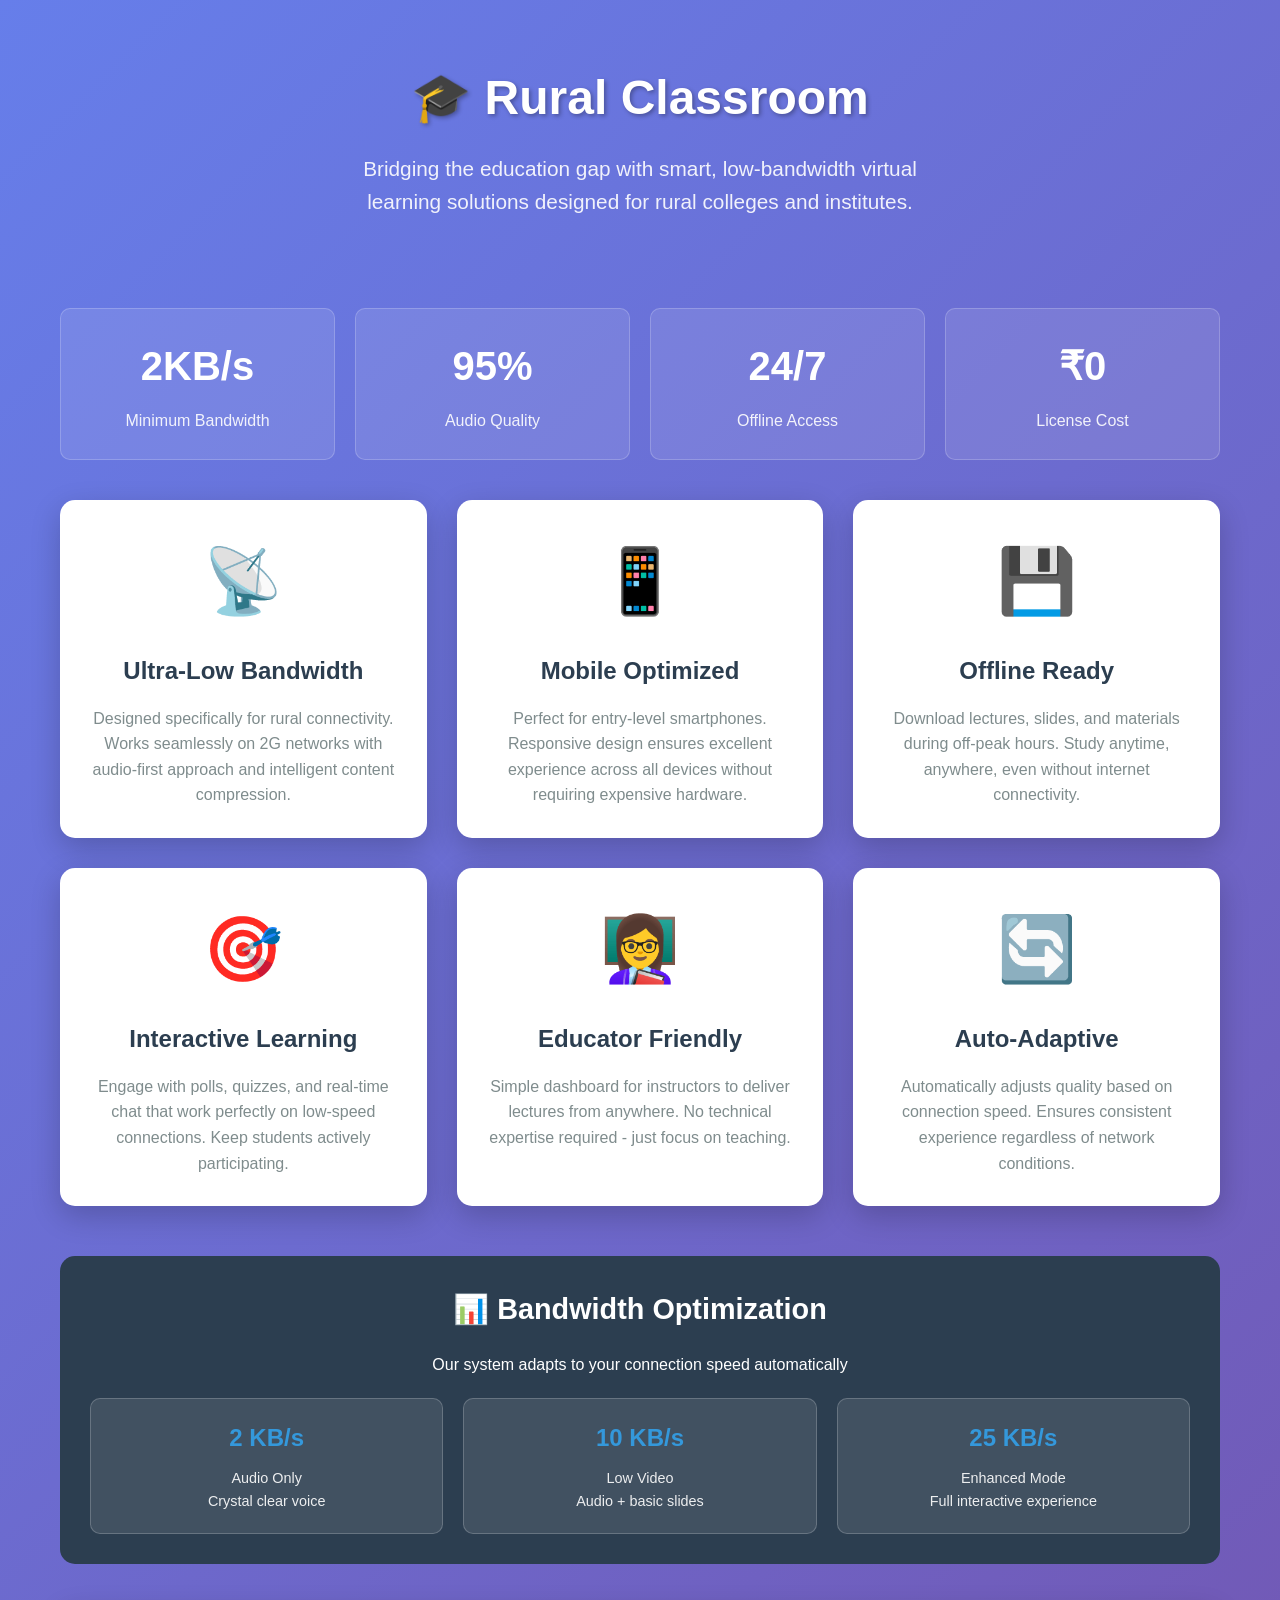
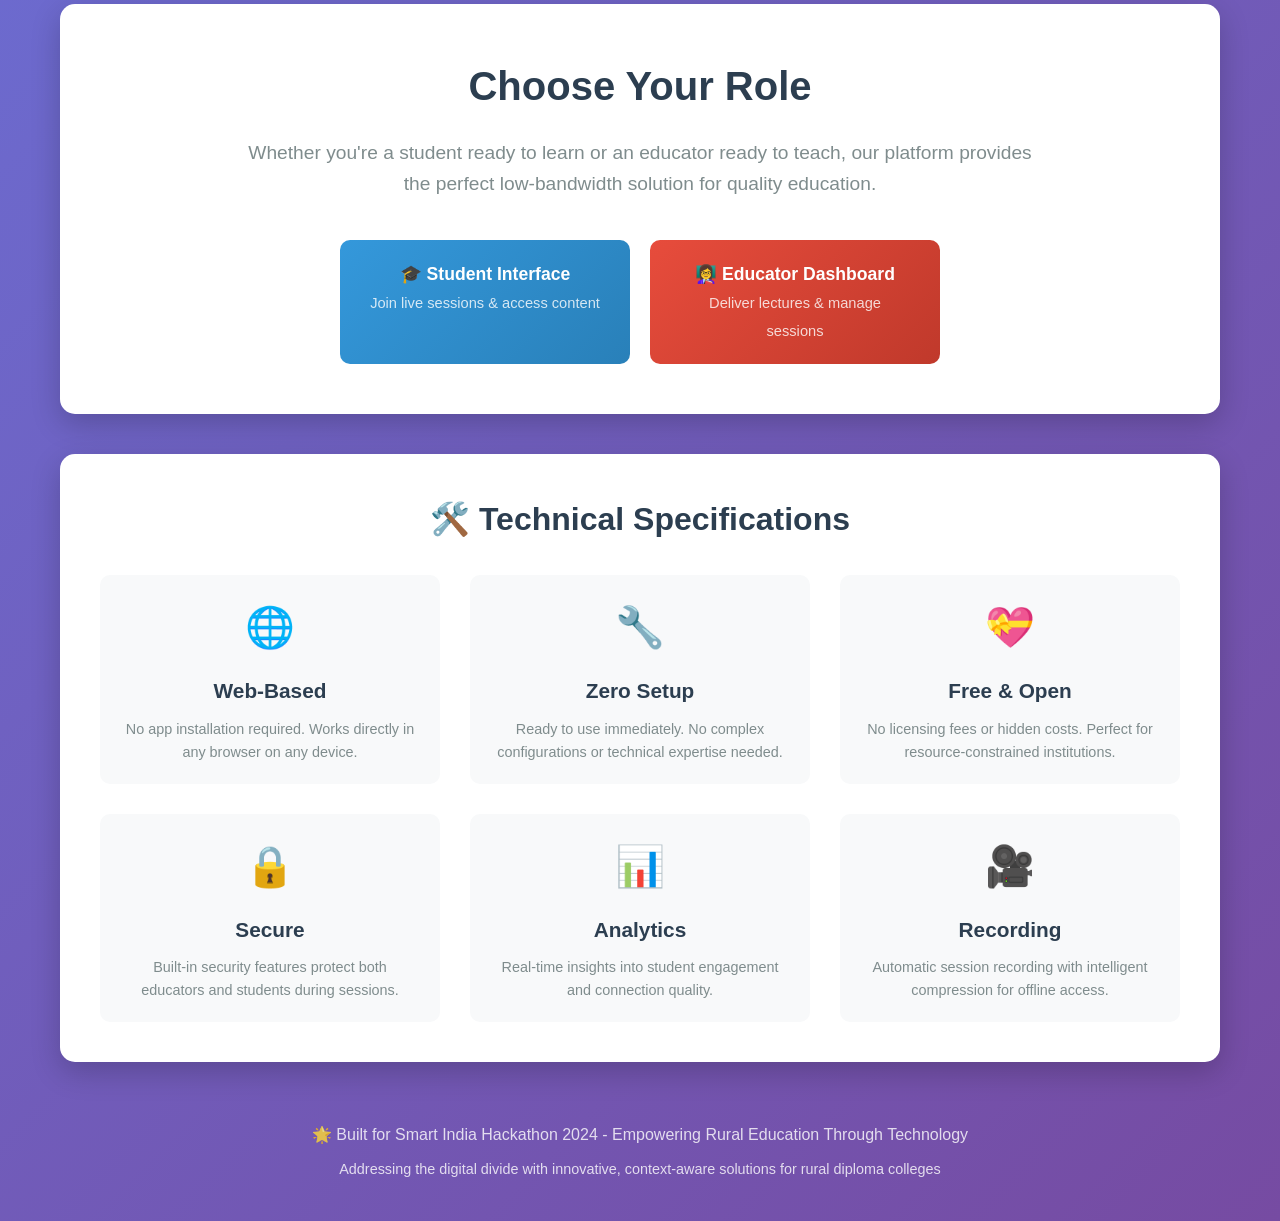
<file: index.html>
<!DOCTYPE html>
<html lang="en">
<head>
    <meta charset="UTF-8">
    <meta name="viewport" content="width=device-width, initial-scale=1.0">
    <title>Rural Classroom - Smart Learning for Everyone</title>
    <style>
        * {
            margin: 0;
            padding: 0;
            box-sizing: border-box;
        }

        body {
            font-family: 'Arial', sans-serif;
            background: linear-gradient(135deg, #667eea 0%, #764ba2 100%);
            color: #333;
            line-height: 1.6;
            min-height: 100vh;
        }

        .container {
            max-width: 1200px;
            margin: 0 auto;
            padding: 20px;
        }

        .header {
            text-align: center;
            color: white;
            margin-bottom: 50px;
            padding: 40px 0;
        }

        .header h1 {
            font-size: 3rem;
            margin-bottom: 15px;
            text-shadow: 2px 2px 4px rgba(0,0,0,0.3);
        }

        .header p {
            font-size: 1.3rem;
            opacity: 0.9;
            max-width: 600px;
            margin: 0 auto;
        }

        .features {
            display: grid;
            grid-template-columns: repeat(auto-fit, minmax(300px, 1fr));
            gap: 30px;
            margin-bottom: 50px;
        }

        .feature-card {
            background: white;
            border-radius: 15px;
            padding: 30px;
            text-align: center;
            box-shadow: 0 10px 30px rgba(0,0,0,0.2);
            transition: transform 0.3s ease, box-shadow 0.3s ease;
        }

        .feature-card:hover {
            transform: translateY(-10px);
            box-shadow: 0 20px 40px rgba(0,0,0,0.3);
        }

        .feature-icon {
            font-size: 4rem;
            margin-bottom: 20px;
        }

        .feature-card h3 {
            color: #2c3e50;
            font-size: 1.5rem;
            margin-bottom: 15px;
        }

        .feature-card p {
            color: #7f8c8d;
            font-size: 1rem;
            line-height: 1.6;
        }

        .cta-section {
            background: white;
            border-radius: 15px;
            padding: 50px;
            text-align: center;
            box-shadow: 0 10px 30px rgba(0,0,0,0.2);
            margin-bottom: 40px;
        }

        .cta-section h2 {
            color: #2c3e50;
            font-size: 2.5rem;
            margin-bottom: 20px;
        }

        .cta-section p {
            color: #7f8c8d;
            font-size: 1.2rem;
            margin-bottom: 40px;
            max-width: 800px;
            margin-left: auto;
            margin-right: auto;
        }

        .button-group {
            display: grid;
            grid-template-columns: repeat(auto-fit, minmax(250px, 1fr));
            gap: 20px;
            max-width: 600px;
            margin: 0 auto;
        }

        .btn {
            display: inline-block;
            padding: 20px 30px;
            border: none;
            border-radius: 10px;
            font-size: 1.1rem;
            font-weight: bold;
            text-decoration: none;
            text-align: center;
            cursor: pointer;
            transition: all 0.3s ease;
            position: relative;
            overflow: hidden;
        }

        .btn::before {
            content: '';
            position: absolute;
            top: 0;
            left: -100%;
            width: 100%;
            height: 100%;
            background: linear-gradient(90deg, transparent, rgba(255,255,255,0.2), transparent);
            transition: left 0.5s;
        }

        .btn:hover::before {
            left: 100%;
        }

        .btn-student {
            background: linear-gradient(135deg, #3498db, #2980b9);
            color: white;
        }

        .btn-student:hover {
            background: linear-gradient(135deg, #2980b9, #21618c);
            transform: translateY(-3px);
            box-shadow: 0 10px 20px rgba(52, 152, 219, 0.3);
        }

        .btn-educator {
            background: linear-gradient(135deg, #e74c3c, #c0392b);
            color: white;
        }

        .btn-educator:hover {
            background: linear-gradient(135deg, #c0392b, #a93226);
            transform: translateY(-3px);
            box-shadow: 0 10px 20px rgba(231, 76, 60, 0.3);
        }

        .stats {
            display: grid;
            grid-template-columns: repeat(auto-fit, minmax(200px, 1fr));
            gap: 20px;
            margin-bottom: 40px;
        }

        .stat-card {
            background: rgba(255,255,255,0.1);
            border-radius: 10px;
            padding: 25px;
            text-align: center;
            color: white;
            border: 1px solid rgba(255,255,255,0.2);
        }

        .stat-number {
            font-size: 2.5rem;
            font-weight: bold;
            margin-bottom: 10px;
        }

        .stat-label {
            font-size: 1rem;
            opacity: 0.9;
        }

        .tech-specs {
            background: white;
            border-radius: 15px;
            padding: 40px;
            margin-bottom: 40px;
            box-shadow: 0 10px 30px rgba(0,0,0,0.2);
        }

        .tech-specs h3 {
            color: #2c3e50;
            font-size: 2rem;
            margin-bottom: 30px;
            text-align: center;
        }

        .specs-grid {
            display: grid;
            grid-template-columns: repeat(auto-fit, minmax(250px, 1fr));
            gap: 30px;
        }

        .spec-item {
            text-align: center;
            padding: 20px;
            background: #f8f9fa;
            border-radius: 10px;
        }

        .spec-icon {
            font-size: 2.5rem;
            margin-bottom: 15px;
            color: #3498db;
        }

        .spec-item h4 {
            color: #2c3e50;
            margin-bottom: 10px;
            font-size: 1.3rem;
        }

        .spec-item p {
            color: #7f8c8d;
            font-size: 0.9rem;
        }

        .footer {
            text-align: center;
            color: white;
            opacity: 0.8;
            font-size: 1rem;
            padding: 20px 0;
        }

        @media (max-width: 768px) {
            .header h1 {
                font-size: 2rem;
            }
            
            .header p {
                font-size: 1.1rem;
            }
            
            .cta-section {
                padding: 30px 20px;
            }
            
            .cta-section h2 {
                font-size: 2rem;
            }
            
            .button-group {
                grid-template-columns: 1fr;
            }
            
            .features {
                grid-template-columns: 1fr;
            }
            
            .stats {
                grid-template-columns: 1fr 1fr;
            }
        }

        @media (max-width: 480px) {
            .container {
                padding: 10px;
            }
            
            .feature-card {
                padding: 20px;
            }
            
            .tech-specs {
                padding: 20px;
            }
            
            .specs-grid {
                grid-template-columns: 1fr;
            }
        }

        .bandwidth-demo {
            background: #2c3e50;
            color: white;
            border-radius: 15px;
            padding: 30px;
            margin-bottom: 40px;
            text-align: center;
        }

        .bandwidth-demo h3 {
            margin-bottom: 20px;
            font-size: 1.8rem;
        }

        .bandwidth-comparison {
            display: grid;
            grid-template-columns: repeat(auto-fit, minmax(200px, 1fr));
            gap: 20px;
            margin-top: 20px;
        }

        .bandwidth-item {
            background: rgba(255,255,255,0.1);
            padding: 20px;
            border-radius: 10px;
            border: 1px solid rgba(255,255,255,0.2);
        }

        .bandwidth-speed {
            font-size: 1.5rem;
            font-weight: bold;
            color: #3498db;
            margin-bottom: 10px;
        }

        .bandwidth-desc {
            font-size: 0.9rem;
            opacity: 0.9;
        }
    </style>
</head>
<body>
    <div class="container">
        <header class="header">
            <h1>🎓 Rural Classroom</h1>
            <p>Bridging the education gap with smart, low-bandwidth virtual learning solutions designed for rural colleges and institutes.</p>
        </header>

        <div class="stats">
            <div class="stat-card">
                <div class="stat-number">2KB/s</div>
                <div class="stat-label">Minimum Bandwidth</div>
            </div>
            <div class="stat-card">
                <div class="stat-number">95%</div>
                <div class="stat-label">Audio Quality</div>
            </div>
            <div class="stat-card">
                <div class="stat-number">24/7</div>
                <div class="stat-label">Offline Access</div>
            </div>
            <div class="stat-card">
                <div class="stat-number">₹0</div>
                <div class="stat-label">License Cost</div>
            </div>
        </div>

        <div class="features">
            <div class="feature-card">
                <div class="feature-icon">📡</div>
                <h3>Ultra-Low Bandwidth</h3>
                <p>Designed specifically for rural connectivity. Works seamlessly on 2G networks with audio-first approach and intelligent content compression.</p>
            </div>
            
            <div class="feature-card">
                <div class="feature-icon">📱</div>
                <h3>Mobile Optimized</h3>
                <p>Perfect for entry-level smartphones. Responsive design ensures excellent experience across all devices without requiring expensive hardware.</p>
            </div>
            
            <div class="feature-card">
                <div class="feature-icon">💾</div>
                <h3>Offline Ready</h3>
                <p>Download lectures, slides, and materials during off-peak hours. Study anytime, anywhere, even without internet connectivity.</p>
            </div>
            
            <div class="feature-card">
                <div class="feature-icon">🎯</div>
                <h3>Interactive Learning</h3>
                <p>Engage with polls, quizzes, and real-time chat that work perfectly on low-speed connections. Keep students actively participating.</p>
            </div>
            
            <div class="feature-card">
                <div class="feature-icon">👩‍🏫</div>
                <h3>Educator Friendly</h3>
                <p>Simple dashboard for instructors to deliver lectures from anywhere. No technical expertise required - just focus on teaching.</p>
            </div>
            
            <div class="feature-card">
                <div class="feature-icon">🔄</div>
                <h3>Auto-Adaptive</h3>
                <p>Automatically adjusts quality based on connection speed. Ensures consistent experience regardless of network conditions.</p>
            </div>
        </div>

        <div class="bandwidth-demo">
            <h3>📊 Bandwidth Optimization</h3>
            <p>Our system adapts to your connection speed automatically</p>
            <div class="bandwidth-comparison">
                <div class="bandwidth-item">
                    <div class="bandwidth-speed">2 KB/s</div>
                    <div class="bandwidth-desc">Audio Only<br>Crystal clear voice</div>
                </div>
                <div class="bandwidth-item">
                    <div class="bandwidth-speed">10 KB/s</div>
                    <div class="bandwidth-desc">Low Video<br>Audio + basic slides</div>
                </div>
                <div class="bandwidth-item">
                    <div class="bandwidth-speed">25 KB/s</div>
                    <div class="bandwidth-desc">Enhanced Mode<br>Full interactive experience</div>
                </div>
            </div>
        </div>

        <div class="cta-section">
            <h2>Choose Your Role</h2>
            <p>Whether you're a student ready to learn or an educator ready to teach, our platform provides the perfect low-bandwidth solution for quality education.</p>
            
            <div class="button-group">
                <a href="virtual-classroom.html" class="btn btn-student">
                    🎓 Student Interface
                    <br><small style="font-weight: normal; opacity: 0.8;">Join live sessions & access content</small>
                </a>
                <a href="educator-dashboard.html" class="btn btn-educator">
                    👩‍🏫 Educator Dashboard
                    <br><small style="font-weight: normal; opacity: 0.8;">Deliver lectures & manage sessions</small>
                </a>
            </div>
        </div>

        <div class="tech-specs">
            <h3>🛠️ Technical Specifications</h3>
            <div class="specs-grid">
                <div class="spec-item">
                    <div class="spec-icon">🌐</div>
                    <h4>Web-Based</h4>
                    <p>No app installation required. Works directly in any browser on any device.</p>
                </div>
                
                <div class="spec-item">
                    <div class="spec-icon">🔧</div>
                    <h4>Zero Setup</h4>
                    <p>Ready to use immediately. No complex configurations or technical expertise needed.</p>
                </div>
                
                <div class="spec-item">
                    <div class="spec-icon">💝</div>
                    <h4>Free & Open</h4>
                    <p>No licensing fees or hidden costs. Perfect for resource-constrained institutions.</p>
                </div>
                
                <div class="spec-item">
                    <div class="spec-icon">🔒</div>
                    <h4>Secure</h4>
                    <p>Built-in security features protect both educators and students during sessions.</p>
                </div>
                
                <div class="spec-item">
                    <div class="spec-icon">📊</div>
                    <h4>Analytics</h4>
                    <p>Real-time insights into student engagement and connection quality.</p>
                </div>
                
                <div class="spec-item">
                    <div class="spec-icon">🎥</div>
                    <h4>Recording</h4>
                    <p>Automatic session recording with intelligent compression for offline access.</p>
                </div>
            </div>
        </div>

        <footer class="footer">
            <p>🌟 Built for Smart India Hackathon 2024 - Empowering Rural Education Through Technology</p>
            <p style="margin-top: 10px; font-size: 0.9rem;">
                Addressing the digital divide with innovative, context-aware solutions for rural diploma colleges
            </p>
        </footer>
    </div>

    <script>
        // Simple entrance animations
        document.addEventListener('DOMContentLoaded', () => {
            const cards = document.querySelectorAll('.feature-card, .stat-card');
            
            const observerOptions = {
                threshold: 0.1,
                rootMargin: '0px 0px -50px 0px'
            };
            
            const observer = new IntersectionObserver((entries) => {
                entries.forEach(entry => {
                    if (entry.isIntersecting) {
                        entry.target.style.opacity = '0';
                        entry.target.style.transform = 'translateY(20px)';
                        entry.target.style.transition = 'opacity 0.6s ease, transform 0.6s ease';
                        
                        setTimeout(() => {
                            entry.target.style.opacity = '1';
                            entry.target.style.transform = 'translateY(0)';
                        }, 100);
                        
                        observer.unobserve(entry.target);
                    }
                });
            }, observerOptions);
            
            cards.forEach(card => {
                observer.observe(card);
            });

            // Add click analytics simulation
            document.querySelectorAll('.btn').forEach(btn => {
                btn.addEventListener('click', (e) => {
                    // Simulate analytics tracking
                    const role = e.target.classList.contains('btn-student') ? 'Student' : 'Educator';
                    console.log(`${role} interface accessed`);
                });
            });

            // Simulate real-time stats updates
            const updateStats = () => {
                const stats = document.querySelectorAll('.stat-number');
                
                // Bandwidth efficiency
                const bandwidths = ['2KB/s', '1.8KB/s', '2.2KB/s'];
                stats[0].textContent = bandwidths[Math.floor(Math.random() * bandwidths.length)];
                
                // Audio quality
                const qualities = ['95%', '97%', '94%', '96%'];
                stats[1].textContent = qualities[Math.floor(Math.random() * qualities.length)];
            };

            setInterval(updateStats, 5000);
        });

        // Add smooth scrolling for better UX
        document.querySelectorAll('a[href^="#"]').forEach(anchor => {
            anchor.addEventListener('click', function (e) {
                e.preventDefault();
                document.querySelector(this.getAttribute('href')).scrollIntoView({
                    behavior: 'smooth'
                });
            });
        });

        // Add network speed detection simulation
        function detectNetworkSpeed() {
            const connection = navigator.connection || navigator.mozConnection || navigator.webkitConnection;
            
            if (connection) {
                const speed = connection.downlink; // Mbps
                const speedKbps = speed * 1000;
                
                if (speedKbps < 50) {
                    // Show low bandwidth optimization message
                    const notification = document.createElement('div');
                    notification.style.cssText = `
                        position: fixed;
                        top: 20px;
                        right: 20px;
                        background: #27ae60;
                        color: white;
                        padding: 15px 20px;
                        border-radius: 8px;
                        z-index: 1000;
                        font-size: 0.9rem;
                        box-shadow: 0 4px 12px rgba(0,0,0,0.3);
                    `;
                    notification.textContent = '🌟 Perfect! This system is optimized for your connection speed.';
                    document.body.appendChild(notification);
                    
                    setTimeout(() => notification.remove(), 5000);
                }
            }
        }

        // Detect network speed when page loads
        setTimeout(detectNetworkSpeed, 2000);
    </script>
</body>
</html>
</file>
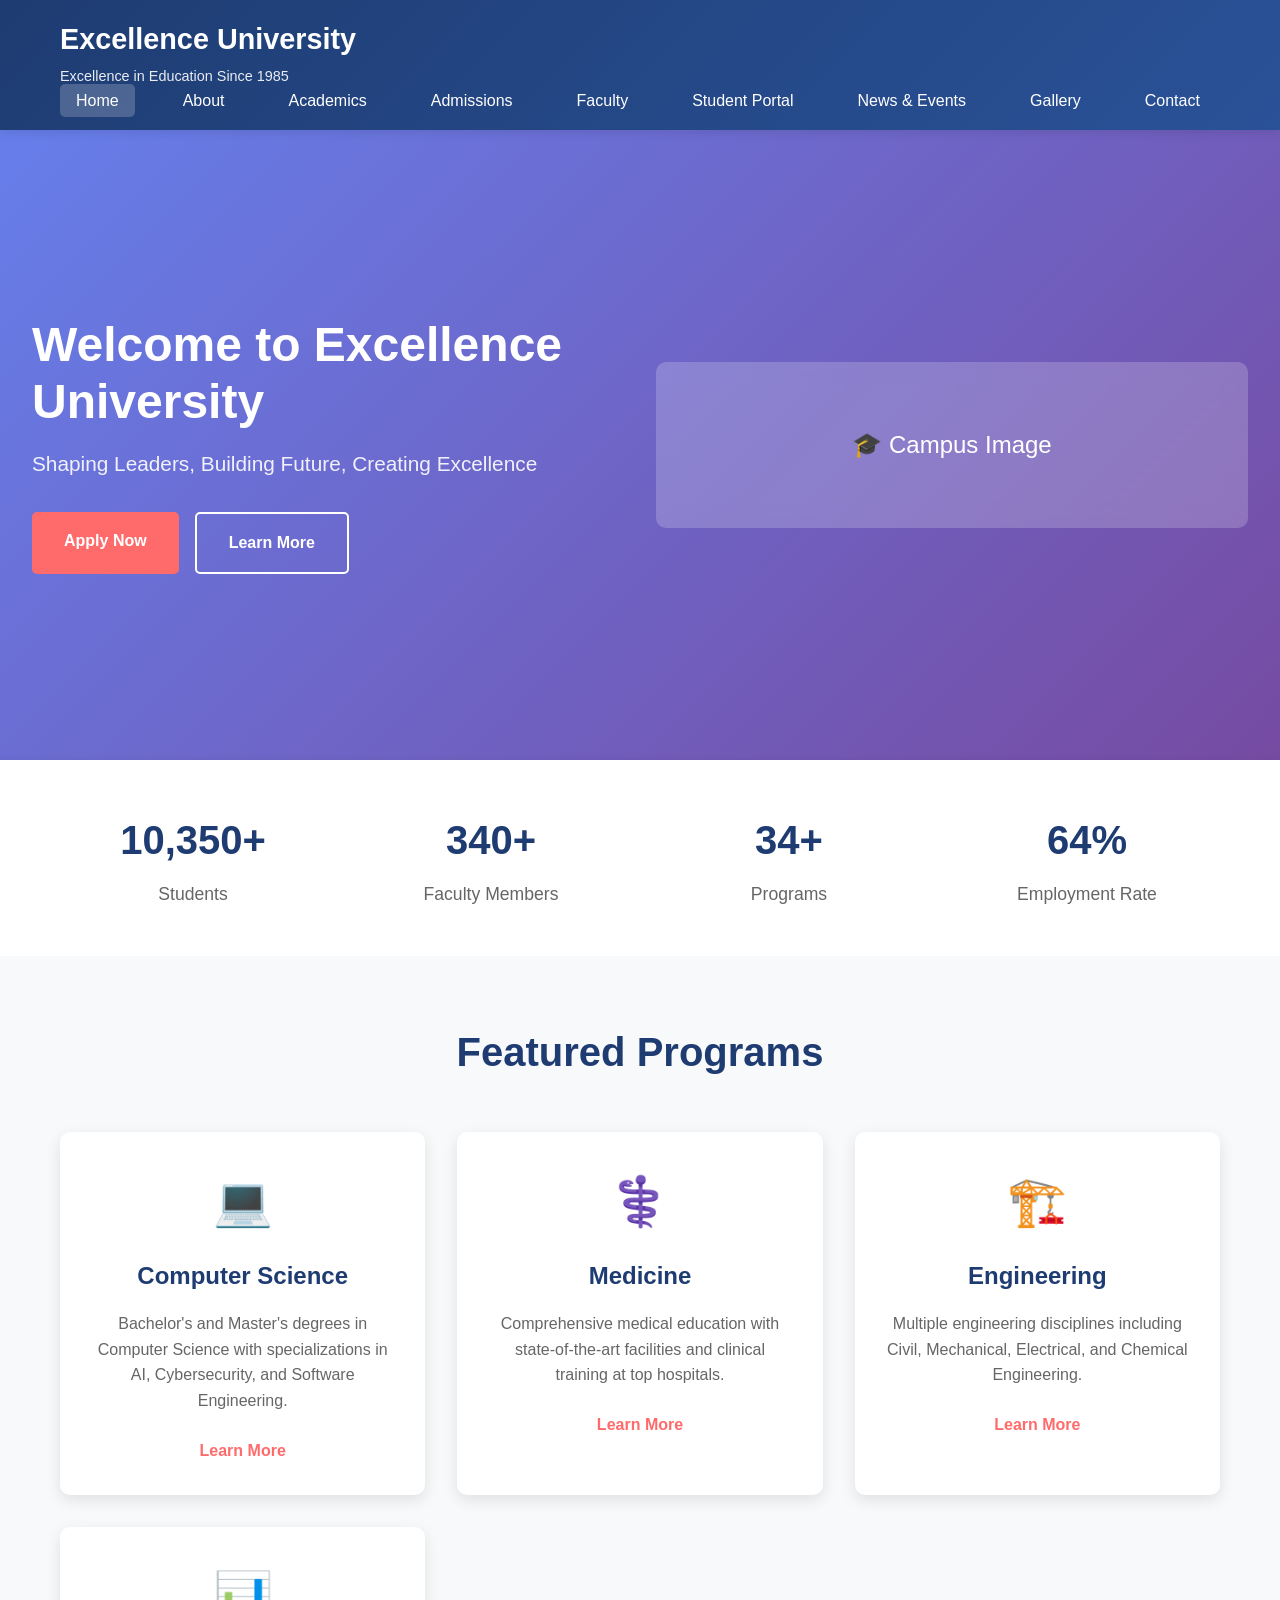
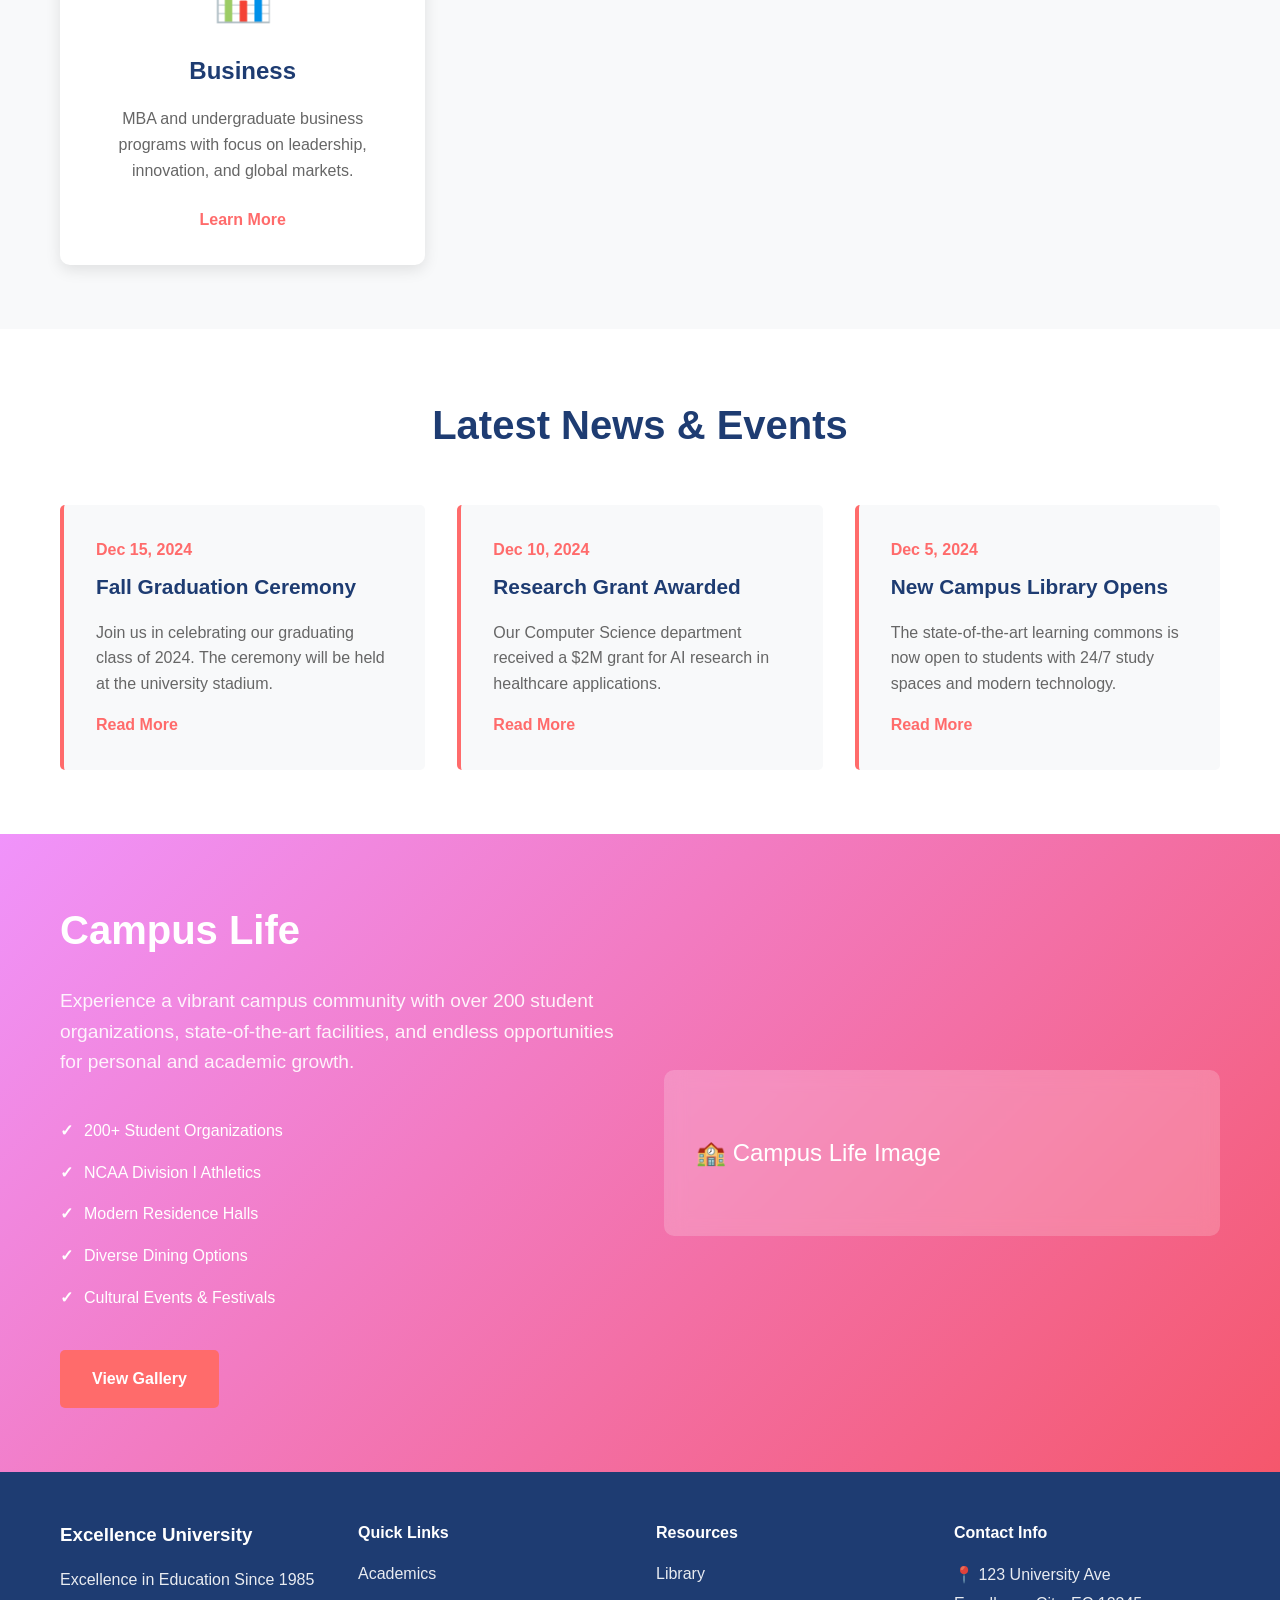
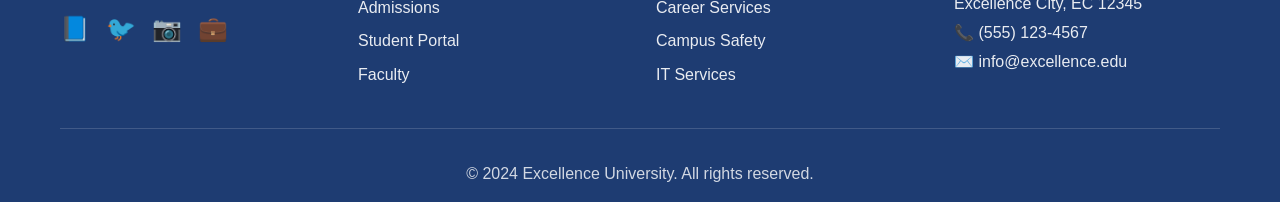
<file: HTML/index.html>
<!DOCTYPE html>
<html lang="en">
<head>
    <meta charset="UTF-8">
    <meta name="viewport" content="width=device-width, initial-scale=1.0">
    <title>Excellence University - Home</title>
    <link rel="stylesheet" href="../CSS/style.css">
</head>
<body>
    <!-- Header Section -->
    <header class="header">
        <div class="container">
            <div class="logo">
                <h1>Excellence University</h1>
                <p class="tagline">Excellence in Education Since 1985</p>
            </div>
            <nav class="nav">
                <ul>
                    <li><a href="index.html" class="active">Home</a></li>
                    <li><a href="about.html">About</a></li>
                    <li><a href="academics.html">Academics</a></li>
                    <li><a href="admissions.html">Admissions</a></li>
                    <li><a href="faculty.html">Faculty</a></li>
                    <li><a href="student-portal.html">Student Portal</a></li>
                    <li><a href="news.html">News & Events</a></li>
                    <li><a href="gallery.html">Gallery</a></li>
                    <li><a href="contact.html">Contact</a></li>
                </ul>
            </nav>
            <div class="mobile-menu-toggle">
                <span></span>
                <span></span>
                <span></span>
            </div>
        </div>
    </header>

    <!-- Hero Section -->
    <section class="hero">
        <div class="hero-content">
            <h1>Welcome to Excellence University</h1>
            <p>Shaping Leaders, Building Future, Creating Excellence</p>
            <div class="hero-buttons">
                <a href="admissions.html" class="btn btn-primary">Apply Now</a>
                <a href="about.html" class="btn btn-secondary">Learn More</a>
            </div>
        </div>
        <div class="hero-image">
            <div class="placeholder-image">🎓 Campus Image</div>
        </div>
    </section>

    <!-- Quick Stats -->
    <section class="stats">
        <div class="container">
            <div class="stat-item">
                <h3>15,000+</h3>
                <p>Students</p>
            </div>
            <div class="stat-item">
                <h3>500+</h3>
                <p>Faculty Members</p>
            </div>
            <div class="stat-item">
                <h3>50+</h3>
                <p>Programs</p>
            </div>
            <div class="stat-item">
                <h3>95%</h3>
                <p>Employment Rate</p>
            </div>
        </div>
    </section>

    <!-- Featured Programs -->
    <section class="featured-programs">
        <div class="container">
            <h2>Featured Programs</h2>
            <div class="programs-grid">
                <div class="program-card">
                    <div class="program-icon">💻</div>
                    <h3>Computer Science</h3>
                    <p>Bachelor's and Master's degrees in Computer Science with specializations in AI, Cybersecurity, and Software Engineering.</p>
                    <a href="academics.html#cs" class="btn-link">Learn More</a>
                </div>
                <div class="program-card">
                    <div class="program-icon">⚕️</div>
                    <h3>Medicine</h3>
                    <p>Comprehensive medical education with state-of-the-art facilities and clinical training at top hospitals.</p>
                    <a href="academics.html#med" class="btn-link">Learn More</a>
                </div>
                <div class="program-card">
                    <div class="program-icon">🏗️</div>
                    <h3>Engineering</h3>
                    <p>Multiple engineering disciplines including Civil, Mechanical, Electrical, and Chemical Engineering.</p>
                    <a href="academics.html#eng" class="btn-link">Learn More</a>
                </div>
                <div class="program-card">
                    <div class="program-icon">📊</div>
                    <h3>Business</h3>
                    <p>MBA and undergraduate business programs with focus on leadership, innovation, and global markets.</p>
                    <a href="academics.html#business" class="btn-link">Learn More</a>
                </div>
            </div>
        </div>
    </section>

    <!-- Latest News -->
    <section class="latest-news">
        <div class="container">
            <h2>Latest News & Events</h2>
            <div class="news-grid">
                <article class="news-item">
                    <div class="news-date">Dec 15, 2024</div>
                    <h3>Fall Graduation Ceremony</h3>
                    <p>Join us in celebrating our graduating class of 2024. The ceremony will be held at the university stadium.</p>
                    <a href="news.html#graduation" class="btn-link">Read More</a>
                </article>
                <article class="news-item">
                    <div class="news-date">Dec 10, 2024</div>
                    <h3>Research Grant Awarded</h3>
                    <p>Our Computer Science department received a $2M grant for AI research in healthcare applications.</p>
                    <a href="news.html#grant" class="btn-link">Read More</a>
                </article>
                <article class="news-item">
                    <div class="news-date">Dec 5, 2024</div>
                    <h3>New Campus Library Opens</h3>
                    <p>The state-of-the-art learning commons is now open to students with 24/7 study spaces and modern technology.</p>
                    <a href="news.html#library" class="btn-link">Read More</a>
                </article>
            </div>
        </div>
    </section>

    <!-- Campus Life Preview -->
    <section class="campus-life">
        <div class="container">
            <div class="campus-content">
                <h2>Campus Life</h2>
                <p>Experience a vibrant campus community with over 200 student organizations, state-of-the-art facilities, and endless opportunities for personal and academic growth.</p>
                <ul>
                    <li>200+ Student Organizations</li>
                    <li>NCAA Division I Athletics</li>
                    <li>Modern Residence Halls</li>
                    <li>Diverse Dining Options</li>
                    <li>Cultural Events & Festivals</li>
                </ul>
                <a href="gallery.html" class="btn btn-primary">View Gallery</a>
            </div>
            <div class="campus-image">
                <div class="placeholder-image">🏫 Campus Life Image</div>
            </div>
        </div>
    </section>

    <!-- Footer -->
    <footer class="footer">
        <div class="container">
            <div class="footer-content">
                <div class="footer-section">
                    <h3>Excellence University</h3>
                    <p>Excellence in Education Since 1985</p>
                    <div class="social-links">
                        <a href="#">📘</a>
                        <a href="#">🐦</a>
                        <a href="#">📷</a>
                        <a href="#">💼</a>
                    </div>
                </div>
                <div class="footer-section">
                    <h4>Quick Links</h4>
                    <ul>
                        <li><a href="academics.html">Academics</a></li>
                        <li><a href="admissions.html">Admissions</a></li>
                        <li><a href="student-portal.html">Student Portal</a></li>
                        <li><a href="faculty.html">Faculty</a></li>
                    </ul>
                </div>
                <div class="footer-section">
                    <h4>Resources</h4>
                    <ul>
                        <li><a href="#">Library</a></li>
                        <li><a href="#">Career Services</a></li>
                        <li><a href="#">Campus Safety</a></li>
                        <li><a href="#">IT Services</a></li>
                    </ul>
                </div>
                <div class="footer-section">
                    <h4>Contact Info</h4>
                    <p>📍 123 University Ave<br>Excellence City, EC 12345</p>
                    <p>📞 (555) 123-4567</p>
                    <p>✉️ info@excellence.edu</p>
                </div>
            </div>
            <div class="footer-bottom">
                <p>&copy; 2024 Excellence University. All rights reserved.</p>
            </div>
        </div>
    </footer>

    <script src="../CSS/script.js"></script>
</body>
</html>
</file>
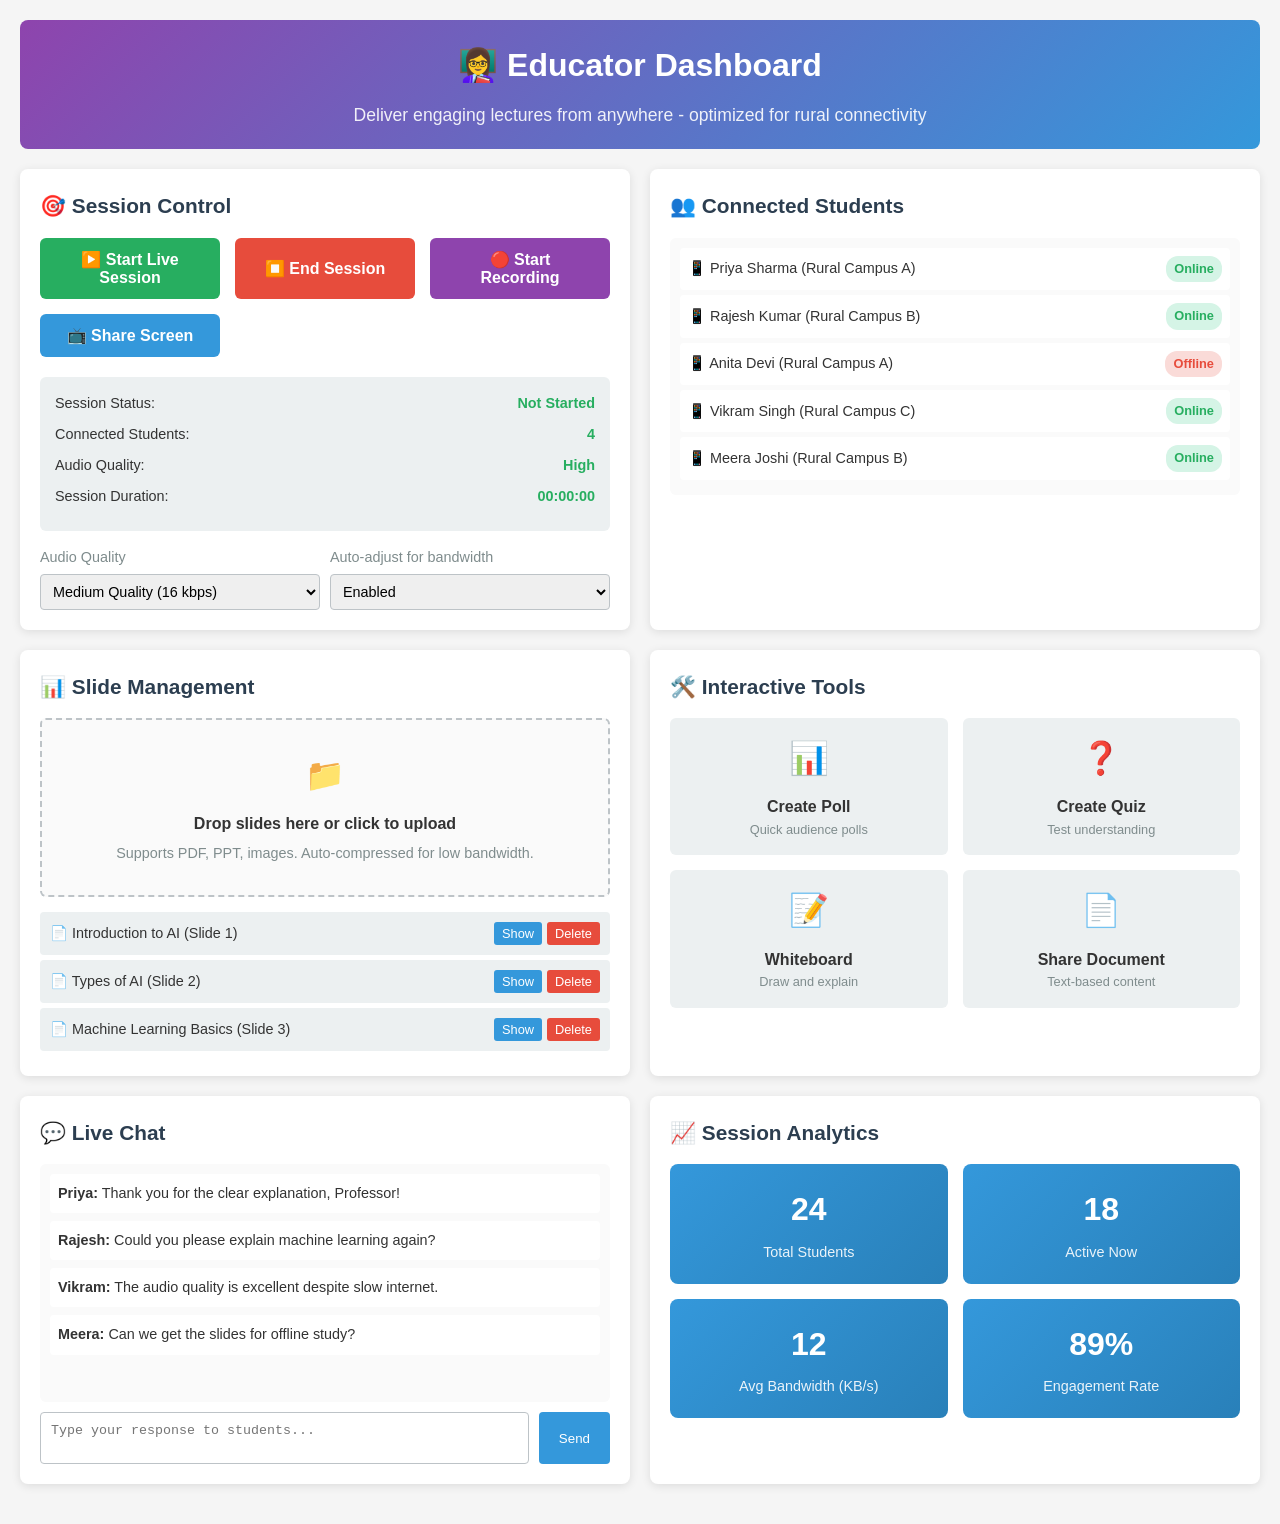
<file: educator-dashboard.html>
<!DOCTYPE html>
<html lang="en">
<head>
    <meta charset="UTF-8">
    <meta name="viewport" content="width=device-width, initial-scale=1.0">
    <title>Educator Dashboard - Rural Classroom</title>
    <style>
        * {
            margin: 0;
            padding: 0;
            box-sizing: border-box;
        }

        body {
            font-family: 'Arial', sans-serif;
            background-color: #f5f5f5;
            color: #333;
            line-height: 1.6;
        }

        .container {
            max-width: 1400px;
            margin: 0 auto;
            padding: 20px;
        }

        .header {
            background: linear-gradient(135deg, #8e44ad, #3498db);
            color: white;
            padding: 20px;
            border-radius: 8px;
            margin-bottom: 20px;
            text-align: center;
        }

        .header h1 {
            font-size: 2rem;
            margin-bottom: 10px;
        }

        .header p {
            opacity: 0.9;
            font-size: 1.1rem;
        }

        .dashboard-grid {
            display: grid;
            grid-template-columns: 1fr 1fr;
            gap: 20px;
            margin-bottom: 20px;
        }

        .panel {
            background: white;
            border-radius: 8px;
            padding: 20px;
            box-shadow: 0 2px 10px rgba(0,0,0,0.1);
        }

        .panel h3 {
            color: #2c3e50;
            margin-bottom: 15px;
            font-size: 1.3rem;
            display: flex;
            align-items: center;
            gap: 10px;
        }

        .session-controls {
            display: grid;
            grid-template-columns: repeat(auto-fit, minmax(150px, 1fr));
            gap: 15px;
            margin-bottom: 20px;
        }

        .control-btn {
            padding: 12px 20px;
            border: none;
            border-radius: 6px;
            cursor: pointer;
            font-size: 1rem;
            font-weight: bold;
            transition: all 0.3s ease;
            text-align: center;
        }

        .start-session {
            background: #27ae60;
            color: white;
        }

        .start-session:hover {
            background: #219a52;
        }

        .end-session {
            background: #e74c3c;
            color: white;
        }

        .end-session:hover {
            background: #c0392b;
        }

        .record-btn {
            background: #8e44ad;
            color: white;
        }

        .record-btn:hover {
            background: #7d3c98;
        }

        .share-screen {
            background: #3498db;
            color: white;
        }

        .share-screen:hover {
            background: #2980b9;
        }

        .session-status {
            background: #ecf0f1;
            padding: 15px;
            border-radius: 6px;
            margin-bottom: 15px;
        }

        .status-item {
            display: flex;
            justify-content: space-between;
            margin-bottom: 8px;
            font-size: 0.9rem;
        }

        .status-value {
            font-weight: bold;
            color: #27ae60;
        }

        .students-list {
            max-height: 300px;
            overflow-y: auto;
            background: #fafafa;
            border-radius: 6px;
            padding: 10px;
        }

        .student-item {
            display: flex;
            justify-content: between;
            align-items: center;
            padding: 8px;
            background: white;
            margin-bottom: 5px;
            border-radius: 4px;
            font-size: 0.9rem;
        }

        .student-status {
            margin-left: auto;
            padding: 3px 8px;
            border-radius: 12px;
            font-size: 0.8rem;
            font-weight: bold;
        }

        .online {
            background: #d5f4e6;
            color: #27ae60;
        }

        .offline {
            background: #fadbd8;
            color: #e74c3c;
        }

        .slide-upload {
            border: 2px dashed #bdc3c7;
            border-radius: 6px;
            padding: 30px;
            text-align: center;
            background: #fafafa;
            cursor: pointer;
            transition: all 0.3s ease;
            margin-bottom: 15px;
        }

        .slide-upload:hover {
            border-color: #3498db;
            background: #ecf0f1;
        }

        .slide-upload.dragover {
            border-color: #27ae60;
            background: #d5f4e6;
        }

        .upload-icon {
            font-size: 2rem;
            margin-bottom: 10px;
            color: #7f8c8d;
        }

        .current-slides {
            max-height: 200px;
            overflow-y: auto;
        }

        .slide-item {
            display: flex;
            justify-content: space-between;
            align-items: center;
            padding: 10px;
            background: #ecf0f1;
            margin-bottom: 5px;
            border-radius: 4px;
            font-size: 0.9rem;
        }

        .slide-controls {
            display: flex;
            gap: 5px;
        }

        .slide-btn {
            padding: 4px 8px;
            border: none;
            border-radius: 3px;
            cursor: pointer;
            font-size: 0.8rem;
        }

        .show-btn {
            background: #3498db;
            color: white;
        }

        .delete-btn {
            background: #e74c3c;
            color: white;
        }

        .interactive-tools {
            display: grid;
            grid-template-columns: 1fr 1fr;
            gap: 15px;
        }

        .tool-card {
            background: #ecf0f1;
            padding: 15px;
            border-radius: 6px;
            text-align: center;
            cursor: pointer;
            transition: all 0.3s ease;
        }

        .tool-card:hover {
            background: #d5dbdb;
            transform: translateY(-2px);
        }

        .tool-icon {
            font-size: 2rem;
            margin-bottom: 10px;
        }

        .analytics-grid {
            display: grid;
            grid-template-columns: repeat(auto-fit, minmax(200px, 1fr));
            gap: 15px;
        }

        .metric-card {
            background: linear-gradient(135deg, #3498db, #2980b9);
            color: white;
            padding: 20px;
            border-radius: 8px;
            text-align: center;
        }

        .metric-value {
            font-size: 2rem;
            font-weight: bold;
            margin-bottom: 5px;
        }

        .metric-label {
            font-size: 0.9rem;
            opacity: 0.9;
        }

        .chat-panel {
            height: 300px;
            display: flex;
            flex-direction: column;
        }

        .chat-messages {
            flex: 1;
            overflow-y: auto;
            background: #fafafa;
            padding: 10px;
            border-radius: 6px;
            margin-bottom: 10px;
        }

        .chat-message {
            margin-bottom: 8px;
            padding: 8px;
            background: white;
            border-radius: 4px;
            font-size: 0.9rem;
        }

        .chat-input-area {
            display: flex;
            gap: 10px;
        }

        .chat-input {
            flex: 1;
            padding: 10px;
            border: 1px solid #bdc3c7;
            border-radius: 4px;
            resize: none;
        }

        .send-btn {
            padding: 10px 20px;
            background: #3498db;
            color: white;
            border: none;
            border-radius: 4px;
            cursor: pointer;
        }

        .recording-controls {
            background: #2c3e50;
            color: white;
            padding: 15px;
            border-radius: 6px;
            margin-bottom: 15px;
        }

        .recording-status {
            display: flex;
            align-items: center;
            gap: 10px;
            margin-bottom: 10px;
        }

        .recording-dot {
            width: 10px;
            height: 10px;
            background: #e74c3c;
            border-radius: 50%;
            animation: pulse 1s infinite;
        }

        .recording-time {
            font-family: monospace;
            font-size: 1.1rem;
            font-weight: bold;
        }

        .quality-settings {
            display: grid;
            grid-template-columns: 1fr 1fr;
            gap: 10px;
        }

        .setting-group {
            display: flex;
            flex-direction: column;
            gap: 5px;
        }

        .setting-group label {
            font-size: 0.9rem;
            color: #7f8c8d;
        }

        .setting-group select,
        .setting-group input {
            padding: 8px;
            border: 1px solid #bdc3c7;
            border-radius: 4px;
            font-size: 0.9rem;
        }

        @media (max-width: 768px) {
            .dashboard-grid {
                grid-template-columns: 1fr;
            }
            
            .session-controls {
                grid-template-columns: 1fr;
            }
            
            .interactive-tools {
                grid-template-columns: 1fr;
            }
            
            .analytics-grid {
                grid-template-columns: 1fr 1fr;
            }
        }

        @keyframes pulse {
            0% { opacity: 1; }
            50% { opacity: 0.3; }
            100% { opacity: 1; }
        }

        .notification {
            position: fixed;
            top: 20px;
            right: 20px;
            padding: 15px 20px;
            border-radius: 6px;
            color: white;
            font-weight: bold;
            z-index: 1000;
            transform: translateX(100%);
            transition: transform 0.3s ease;
        }

        .notification.show {
            transform: translateX(0);
        }

        .notification.success {
            background: #27ae60;
        }

        .notification.error {
            background: #e74c3c;
        }

        .notification.info {
            background: #3498db;
        }
    </style>
</head>
<body>
    <div class="container">
        <header class="header">
            <h1>👩‍🏫 Educator Dashboard</h1>
            <p>Deliver engaging lectures from anywhere - optimized for rural connectivity</p>
        </header>

        <div class="dashboard-grid">
            <!-- Session Controls -->
            <div class="panel">
                <h3>🎯 Session Control</h3>
                
                <div class="session-controls">
                    <button class="control-btn start-session" id="startSession">
                        ▶️ Start Live Session
                    </button>
                    <button class="control-btn end-session" id="endSession" disabled>
                        ⏹️ End Session
                    </button>
                    <button class="control-btn record-btn" id="recordBtn">
                        🔴 Start Recording
                    </button>
                    <button class="control-btn share-screen" id="shareScreen">
                        📺 Share Screen
                    </button>
                </div>

                <div class="session-status" id="sessionStatus">
                    <div class="status-item">
                        <span>Session Status:</span>
                        <span class="status-value" id="sessionStatusText">Not Started</span>
                    </div>
                    <div class="status-item">
                        <span>Connected Students:</span>
                        <span class="status-value" id="studentCount">0</span>
                    </div>
                    <div class="status-item">
                        <span>Audio Quality:</span>
                        <span class="status-value" id="audioQuality">High</span>
                    </div>
                    <div class="status-item">
                        <span>Session Duration:</span>
                        <span class="status-value" id="sessionDuration">00:00:00</span>
                    </div>
                </div>

                <div class="recording-controls" id="recordingControls" style="display: none;">
                    <div class="recording-status">
                        <div class="recording-dot"></div>
                        <span>Recording in progress</span>
                        <span class="recording-time" id="recordingTime">00:00:00</span>
                    </div>
                </div>

                <div class="quality-settings">
                    <div class="setting-group">
                        <label>Audio Quality</label>
                        <select id="audioQualitySelect">
                            <option value="high">High Quality (32 kbps)</option>
                            <option value="medium" selected>Medium Quality (16 kbps)</option>
                            <option value="low">Low Quality (8 kbps)</option>
                        </select>
                    </div>
                    <div class="setting-group">
                        <label>Auto-adjust for bandwidth</label>
                        <select id="autoAdjust">
                            <option value="enabled" selected>Enabled</option>
                            <option value="disabled">Disabled</option>
                        </select>
                    </div>
                </div>
            </div>

            <!-- Connected Students -->
            <div class="panel">
                <h3>👥 Connected Students</h3>
                <div class="students-list" id="studentsList">
                    <div class="student-item">
                        <span>📱 Priya Sharma (Rural Campus A)</span>
                        <span class="student-status online">Online</span>
                    </div>
                    <div class="student-item">
                        <span>📱 Rajesh Kumar (Rural Campus B)</span>
                        <span class="student-status online">Online</span>
                    </div>
                    <div class="student-item">
                        <span>📱 Anita Devi (Rural Campus A)</span>
                        <span class="student-status offline">Offline</span>
                    </div>
                    <div class="student-item">
                        <span>📱 Vikram Singh (Rural Campus C)</span>
                        <span class="student-status online">Online</span>
                    </div>
                    <div class="student-item">
                        <span>📱 Meera Joshi (Rural Campus B)</span>
                        <span class="student-status online">Online</span>
                    </div>
                </div>
            </div>
        </div>

        <div class="dashboard-grid">
            <!-- Slide Management -->
            <div class="panel">
                <h3>📊 Slide Management</h3>
                
                <div class="slide-upload" id="slideUpload">
                    <div class="upload-icon">📁</div>
                    <p><strong>Drop slides here or click to upload</strong></p>
                    <p style="font-size: 0.9rem; color: #7f8c8d; margin-top: 5px;">
                        Supports PDF, PPT, images. Auto-compressed for low bandwidth.
                    </p>
                    <input type="file" id="fileInput" style="display: none;" accept=".pdf,.ppt,.pptx,.jpg,.png" multiple>
                </div>

                <div class="current-slides" id="currentSlides">
                    <div class="slide-item">
                        <span>📄 Introduction to AI (Slide 1)</span>
                        <div class="slide-controls">
                            <button class="slide-btn show-btn" data-slide="1">Show</button>
                            <button class="slide-btn delete-btn" data-slide="1">Delete</button>
                        </div>
                    </div>
                    <div class="slide-item">
                        <span>📄 Types of AI (Slide 2)</span>
                        <div class="slide-controls">
                            <button class="slide-btn show-btn" data-slide="2">Show</button>
                            <button class="slide-btn delete-btn" data-slide="2">Delete</button>
                        </div>
                    </div>
                    <div class="slide-item">
                        <span>📄 Machine Learning Basics (Slide 3)</span>
                        <div class="slide-controls">
                            <button class="slide-btn show-btn" data-slide="3">Show</button>
                            <button class="slide-btn delete-btn" data-slide="3">Delete</button>
                        </div>
                    </div>
                </div>
            </div>

            <!-- Interactive Tools -->
            <div class="panel">
                <h3>🛠️ Interactive Tools</h3>
                
                <div class="interactive-tools">
                    <div class="tool-card" id="createPoll">
                        <div class="tool-icon">📊</div>
                        <h4>Create Poll</h4>
                        <p style="font-size: 0.8rem; color: #7f8c8d;">Quick audience polls</p>
                    </div>
                    
                    <div class="tool-card" id="createQuiz">
                        <div class="tool-icon">❓</div>
                        <h4>Create Quiz</h4>
                        <p style="font-size: 0.8rem; color: #7f8c8d;">Test understanding</p>
                    </div>
                    
                    <div class="tool-card" id="shareWhiteboard">
                        <div class="tool-icon">📝</div>
                        <h4>Whiteboard</h4>
                        <p style="font-size: 0.8rem; color: #7f8c8d;">Draw and explain</p>
                    </div>
                    
                    <div class="tool-card" id="shareDocument">
                        <div class="tool-icon">📄</div>
                        <h4>Share Document</h4>
                        <p style="font-size: 0.8rem; color: #7f8c8d;">Text-based content</p>
                    </div>
                </div>
            </div>
        </div>

        <div class="dashboard-grid">
            <!-- Real-time Chat -->
            <div class="panel">
                <h3>💬 Live Chat</h3>
                
                <div class="chat-panel">
                    <div class="chat-messages" id="chatMessages">
                        <div class="chat-message">
                            <strong>Priya:</strong> Thank you for the clear explanation, Professor!
                        </div>
                        <div class="chat-message">
                            <strong>Rajesh:</strong> Could you please explain machine learning again?
                        </div>
                        <div class="chat-message">
                            <strong>Vikram:</strong> The audio quality is excellent despite slow internet.
                        </div>
                        <div class="chat-message">
                            <strong>Meera:</strong> Can we get the slides for offline study?
                        </div>
                    </div>
                    
                    <div class="chat-input-area">
                        <textarea class="chat-input" id="chatInput" placeholder="Type your response to students..." rows="2"></textarea>
                        <button class="send-btn" id="sendMessage">Send</button>
                    </div>
                </div>
            </div>

            <!-- Session Analytics -->
            <div class="panel">
                <h3>📈 Session Analytics</h3>
                
                <div class="analytics-grid">
                    <div class="metric-card">
                        <div class="metric-value" id="totalStudents">24</div>
                        <div class="metric-label">Total Students</div>
                    </div>
                    
                    <div class="metric-card">
                        <div class="metric-value" id="activeStudents">18</div>
                        <div class="metric-label">Active Now</div>
                    </div>
                    
                    <div class="metric-card">
                        <div class="metric-value" id="avgBandwidth">12</div>
                        <div class="metric-label">Avg Bandwidth (KB/s)</div>
                    </div>
                    
                    <div class="metric-card">
                        <div class="metric-value" id="engagement">89%</div>
                        <div class="metric-label">Engagement Rate</div>
                    </div>
                </div>
            </div>
        </div>
    </div>

    <script>
        class EducatorDashboard {
            constructor() {
                this.isSessionActive = false;
                this.isRecording = false;
                this.sessionStartTime = null;
                this.recordingStartTime = null;
                this.students = [
                    { name: 'Priya Sharma', campus: 'Rural Campus A', status: 'online' },
                    { name: 'Rajesh Kumar', campus: 'Rural Campus B', status: 'online' },
                    { name: 'Anita Devi', campus: 'Rural Campus A', status: 'offline' },
                    { name: 'Vikram Singh', campus: 'Rural Campus C', status: 'online' },
                    { name: 'Meera Joshi', campus: 'Rural Campus B', status: 'online' }
                ];
                
                this.initializeEventListeners();
                this.updateStudentsList();
                this.startMetricsUpdate();
            }

            initializeEventListeners() {
                // Session controls
                document.getElementById('startSession').addEventListener('click', () => this.startSession());
                document.getElementById('endSession').addEventListener('click', () => this.endSession());
                document.getElementById('recordBtn').addEventListener('click', () => this.toggleRecording());

                // File upload
                document.getElementById('slideUpload').addEventListener('click', () => {
                    document.getElementById('fileInput').click();
                });
                
                document.getElementById('fileInput').addEventListener('change', (e) => this.handleFileUpload(e));

                // Drag and drop
                const uploadArea = document.getElementById('slideUpload');
                uploadArea.addEventListener('dragover', (e) => {
                    e.preventDefault();
                    uploadArea.classList.add('dragover');
                });
                
                uploadArea.addEventListener('dragleave', () => {
                    uploadArea.classList.remove('dragover');
                });
                
                uploadArea.addEventListener('drop', (e) => {
                    e.preventDefault();
                    uploadArea.classList.remove('dragover');
                    this.handleFileUpload(e);
                });

                // Chat
                document.getElementById('sendMessage').addEventListener('click', () => this.sendChatMessage());
                document.getElementById('chatInput').addEventListener('keypress', (e) => {
                    if (e.key === 'Enter' && !e.shiftKey) {
                        e.preventDefault();
                        this.sendChatMessage();
                    }
                });

                // Interactive tools
                document.getElementById('createPoll').addEventListener('click', () => this.createPoll());
                document.getElementById('createQuiz').addEventListener('click', () => this.createQuiz());
                document.getElementById('shareWhiteboard').addEventListener('click', () => this.shareWhiteboard());
                document.getElementById('shareDocument').addEventListener('click', () => this.shareDocument());

                // Slide controls
                document.addEventListener('click', (e) => {
                    if (e.target.classList.contains('show-btn')) {
                        this.showSlide(e.target.dataset.slide);
                    } else if (e.target.classList.contains('delete-btn')) {
                        this.deleteSlide(e.target.dataset.slide);
                    }
                });

                // Quality settings
                document.getElementById('audioQualitySelect').addEventListener('change', (e) => {
                    this.updateAudioQuality(e.target.value);
                });
            }

            startSession() {
                this.isSessionActive = true;
                this.sessionStartTime = new Date();
                
                document.getElementById('startSession').disabled = true;
                document.getElementById('endSession').disabled = false;
                document.getElementById('sessionStatusText').textContent = 'Live';
                document.getElementById('sessionStatusText').style.color = '#27ae60';
                
                this.showNotification('Live session started successfully!', 'success');
                this.startSessionTimer();
                
                // Simulate student connections
                setTimeout(() => this.simulateStudentActivity(), 2000);
            }

            endSession() {
                this.isSessionActive = false;
                this.sessionStartTime = null;
                
                if (this.isRecording) {
                    this.toggleRecording();
                }
                
                document.getElementById('startSession').disabled = false;
                document.getElementById('endSession').disabled = true;
                document.getElementById('sessionStatusText').textContent = 'Ended';
                document.getElementById('sessionStatusText').style.color = '#e74c3c';
                
                this.showNotification('Session ended. Recording saved for offline access.', 'info');
            }

            toggleRecording() {
                if (!this.isRecording) {
                    this.isRecording = true;
                    this.recordingStartTime = new Date();
                    
                    document.getElementById('recordBtn').textContent = '⏹️ Stop Recording';
                    document.getElementById('recordBtn').style.background = '#e74c3c';
                    document.getElementById('recordingControls').style.display = 'block';
                    
                    this.startRecordingTimer();
                    this.showNotification('Recording started. Optimized for low bandwidth.', 'success');
                } else {
                    this.isRecording = false;
                    this.recordingStartTime = null;
                    
                    document.getElementById('recordBtn').textContent = '🔴 Start Recording';
                    document.getElementById('recordBtn').style.background = '#8e44ad';
                    document.getElementById('recordingControls').style.display = 'none';
                    
                    this.showNotification('Recording stopped and compressed. File size: 2.1 MB', 'success');
                }
            }

            startSessionTimer() {
                if (this.sessionStartTime) {
                    const updateTimer = () => {
                        if (!this.isSessionActive) return;
                        
                        const elapsed = new Date() - this.sessionStartTime;
                        const hours = Math.floor(elapsed / 3600000);
                        const minutes = Math.floor((elapsed % 3600000) / 60000);
                        const seconds = Math.floor((elapsed % 60000) / 1000);
                        
                        document.getElementById('sessionDuration').textContent = 
                            `${hours.toString().padStart(2, '0')}:${minutes.toString().padStart(2, '0')}:${seconds.toString().padStart(2, '0')}`;
                        
                        setTimeout(updateTimer, 1000);
                    };
                    updateTimer();
                }
            }

            startRecordingTimer() {
                if (this.recordingStartTime) {
                    const updateTimer = () => {
                        if (!this.isRecording) return;
                        
                        const elapsed = new Date() - this.recordingStartTime;
                        const hours = Math.floor(elapsed / 3600000);
                        const minutes = Math.floor((elapsed % 3600000) / 60000);
                        const seconds = Math.floor((elapsed % 60000) / 1000);
                        
                        document.getElementById('recordingTime').textContent = 
                            `${hours.toString().padStart(2, '0')}:${minutes.toString().padStart(2, '0')}:${seconds.toString().padStart(2, '0')}`;
                        
                        setTimeout(updateTimer, 1000);
                    };
                    updateTimer();
                }
            }

            handleFileUpload(event) {
                const files = event.target ? event.target.files : event.dataTransfer.files;
                
                Array.from(files).forEach((file, index) => {
                    setTimeout(() => {
                        this.addSlideToList(file.name, index + 4);
                        this.showNotification(`${file.name} uploaded and compressed successfully!`, 'success');
                    }, (index + 1) * 1000);
                });
            }

            addSlideToList(fileName, slideNumber) {
                const slidesContainer = document.getElementById('currentSlides');
                const slideItem = document.createElement('div');
                slideItem.className = 'slide-item';
                slideItem.innerHTML = `
                    <span>📄 ${fileName} (Slide ${slideNumber})</span>
                    <div class="slide-controls">
                        <button class="slide-btn show-btn" data-slide="${slideNumber}">Show</button>
                        <button class="slide-btn delete-btn" data-slide="${slideNumber}">Delete</button>
                    </div>
                `;
                slidesContainer.appendChild(slideItem);
            }

            showSlide(slideNumber) {
                this.showNotification(`Showing slide ${slideNumber} to all students`, 'info');
            }

            deleteSlide(slideNumber) {
                if (confirm('Delete this slide?')) {
                    const slideItems = document.querySelectorAll('.slide-item');
                    slideItems.forEach(item => {
                        if (item.querySelector(`[data-slide="${slideNumber}"]`)) {
                            item.remove();
                        }
                    });
                    this.showNotification(`Slide ${slideNumber} deleted`, 'info');
                }
            }

            sendChatMessage() {
                const input = document.getElementById('chatInput');
                const message = input.value.trim();
                
                if (message) {
                    const chatMessages = document.getElementById('chatMessages');
                    const messageDiv = document.createElement('div');
                    messageDiv.className = 'chat-message';
                    messageDiv.innerHTML = `<strong>Instructor:</strong> ${message}`;
                    chatMessages.appendChild(messageDiv);
                    chatMessages.scrollTop = chatMessages.scrollHeight;
                    
                    input.value = '';
                    
                    // Simulate student responses
                    setTimeout(() => {
                        const responses = [
                            'Thank you for the explanation!',
                            'Very helpful, Professor.',
                            'Could you share the slides?',
                            'Great session today!'
                        ];
                        const randomResponse = responses[Math.floor(Math.random() * responses.length)];
                        const studentNames = ['Priya', 'Rajesh', 'Vikram', 'Meera'];
                        const randomStudent = studentNames[Math.floor(Math.random() * studentNames.length)];
                        
                        const responseDiv = document.createElement('div');
                        responseDiv.className = 'chat-message';
                        responseDiv.innerHTML = `<strong>${randomStudent}:</strong> ${randomResponse}`;
                        chatMessages.appendChild(responseDiv);
                        chatMessages.scrollTop = chatMessages.scrollHeight;
                    }, 2000);
                }
            }

            createPoll() {
                this.showNotification('Poll created and sent to all students!', 'success');
            }

            createQuiz() {
                this.showNotification('Quiz created and made available to students!', 'success');
            }

            shareWhiteboard() {
                this.showNotification('Whiteboard shared with all students!', 'info');
            }

            shareDocument() {
                this.showNotification('Document shared and optimized for low bandwidth!', 'info');
            }

            updateStudentsList() {
                const container = document.getElementById('studentsList');
                container.innerHTML = '';
                
                this.students.forEach(student => {
                    const studentDiv = document.createElement('div');
                    studentDiv.className = 'student-item';
                    studentDiv.innerHTML = `
                        <span>📱 ${student.name} (${student.campus})</span>
                        <span class="student-status ${student.status}">${student.status.charAt(0).toUpperCase() + student.status.slice(1)}</span>
                    `;
                    container.appendChild(studentDiv);
                });
                
                const onlineCount = this.students.filter(s => s.status === 'online').length;
                document.getElementById('studentCount').textContent = onlineCount;
            }

            simulateStudentActivity() {
                setInterval(() => {
                    // Randomly change student status
                    const randomIndex = Math.floor(Math.random() * this.students.length);
                    const student = this.students[randomIndex];
                    student.status = Math.random() > 0.2 ? 'online' : 'offline';
                    
                    this.updateStudentsList();
                }, 10000);
            }

            startMetricsUpdate() {
                setInterval(() => {
                    // Update random metrics for demo
                    const totalStudents = Math.floor(Math.random() * 5) + 20;
                    const activeStudents = Math.floor(Math.random() * 5) + 15;
                    const avgBandwidth = Math.floor(Math.random() * 10) + 8;
                    const engagement = Math.floor(Math.random() * 20) + 75;
                    
                    document.getElementById('totalStudents').textContent = totalStudents;
                    document.getElementById('activeStudents').textContent = activeStudents;
                    document.getElementById('avgBandwidth').textContent = avgBandwidth;
                    document.getElementById('engagement').textContent = engagement + '%';
                }, 5000);
            }

            updateAudioQuality(quality) {
                const qualityMap = {
                    'high': 'High (32 kbps)',
                    'medium': 'Medium (16 kbps)',
                    'low': 'Low (8 kbps)'
                };
                
                document.getElementById('audioQuality').textContent = qualityMap[quality] || 'Medium';
                this.showNotification(`Audio quality changed to ${qualityMap[quality]}`, 'info');
            }

            showNotification(message, type = 'info') {
                const notification = document.createElement('div');
                notification.className = `notification ${type}`;
                notification.textContent = message;
                
                document.body.appendChild(notification);
                
                setTimeout(() => notification.classList.add('show'), 100);
                
                setTimeout(() => {
                    notification.classList.remove('show');
                    setTimeout(() => notification.remove(), 300);
                }, 4000);
            }
        }

        // Initialize dashboard when page loads
        document.addEventListener('DOMContentLoaded', () => {
            new EducatorDashboard();
        });
    </script>
</body>
</html>
</file>
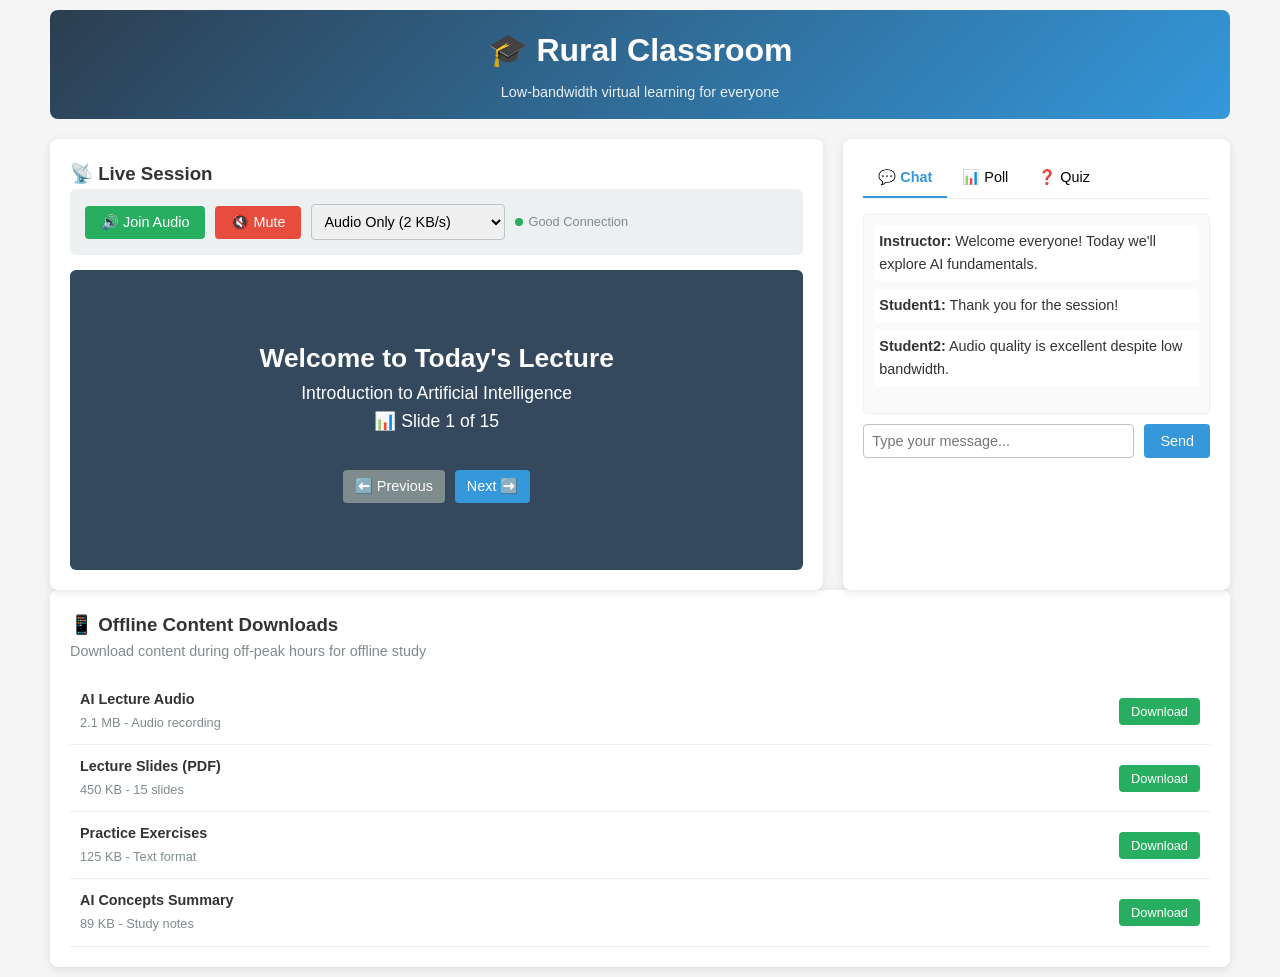
<file: virtual-classroom.html>
<!DOCTYPE html>
<html lang="en">
<head>
    <meta charset="UTF-8">
    <meta name="viewport" content="width=device-width, initial-scale=1.0">
    <title>Rural Classroom - Low Bandwidth Virtual Learning</title>
    <style>
        * {
            margin: 0;
            padding: 0;
            box-sizing: border-box;
        }

        body {
            font-family: 'Arial', sans-serif;
            background-color: #f5f5f5;
            color: #333;
            line-height: 1.6;
        }

        .container {
            max-width: 1200px;
            margin: 0 auto;
            padding: 10px;
        }

        .header {
            background: linear-gradient(135deg, #2c3e50, #3498db);
            color: white;
            padding: 15px;
            text-align: center;
            margin-bottom: 20px;
            border-radius: 8px;
        }

        .header h1 {
            font-size: 1.5rem;
            margin-bottom: 5px;
        }

        .header p {
            font-size: 0.9rem;
            opacity: 0.9;
        }

        .main-content {
            display: grid;
            grid-template-columns: 1fr;
            gap: 20px;
        }

        .video-section {
            background: white;
            border-radius: 8px;
            padding: 20px;
            box-shadow: 0 2px 10px rgba(0,0,0,0.1);
        }

        .audio-controls {
            display: flex;
            flex-wrap: wrap;
            gap: 10px;
            align-items: center;
            margin-bottom: 15px;
            padding: 15px;
            background: #ecf0f1;
            border-radius: 6px;
        }

        .audio-controls button {
            padding: 8px 16px;
            border: none;
            border-radius: 4px;
            cursor: pointer;
            font-size: 0.9rem;
            transition: all 0.3s ease;
        }

        .join-audio {
            background: #27ae60;
            color: white;
        }

        .join-audio:hover {
            background: #219a52;
        }

        .mute-btn {
            background: #e74c3c;
            color: white;
        }

        .mute-btn:hover {
            background: #c0392b;
        }

        .quality-selector {
            padding: 8px;
            border: 1px solid #bdc3c7;
            border-radius: 4px;
            font-size: 0.9rem;
        }

        .bandwidth-indicator {
            font-size: 0.8rem;
            color: #7f8c8d;
            display: flex;
            align-items: center;
            gap: 5px;
        }

        .status-dot {
            width: 8px;
            height: 8px;
            border-radius: 50%;
            background: #27ae60;
        }

        .slides-viewer {
            background: #34495e;
            border-radius: 6px;
            padding: 20px;
            text-align: center;
            color: white;
            min-height: 300px;
            display: flex;
            flex-direction: column;
            justify-content: center;
        }

        .slide-content {
            font-size: 1.1rem;
            margin-bottom: 20px;
        }

        .slide-navigation {
            display: flex;
            justify-content: center;
            gap: 10px;
            margin-top: 15px;
        }

        .slide-nav-btn {
            padding: 8px 12px;
            background: #3498db;
            color: white;
            border: none;
            border-radius: 4px;
            cursor: pointer;
            font-size: 0.9rem;
        }

        .slide-nav-btn:hover {
            background: #2980b9;
        }

        .slide-nav-btn:disabled {
            background: #7f8c8d;
            cursor: not-allowed;
        }

        .interactive-panel {
            background: white;
            border-radius: 8px;
            padding: 20px;
            box-shadow: 0 2px 10px rgba(0,0,0,0.1);
        }

        .tab-buttons {
            display: flex;
            margin-bottom: 15px;
            border-bottom: 1px solid #ecf0f1;
        }

        .tab-btn {
            padding: 10px 15px;
            border: none;
            background: none;
            cursor: pointer;
            border-bottom: 2px solid transparent;
            font-size: 0.9rem;
            transition: all 0.3s ease;
        }

        .tab-btn.active {
            border-bottom-color: #3498db;
            color: #3498db;
            font-weight: bold;
        }

        .tab-content {
            display: none;
        }

        .tab-content.active {
            display: block;
        }

        .chat-container {
            height: 200px;
            border: 1px solid #ecf0f1;
            border-radius: 4px;
            overflow-y: auto;
            padding: 10px;
            margin-bottom: 10px;
            background: #fafafa;
        }

        .chat-message {
            margin-bottom: 8px;
            padding: 5px;
            background: white;
            border-radius: 4px;
            font-size: 0.9rem;
        }

        .chat-input {
            display: flex;
            gap: 10px;
        }

        .chat-input input {
            flex: 1;
            padding: 8px;
            border: 1px solid #bdc3c7;
            border-radius: 4px;
            font-size: 0.9rem;
        }

        .chat-input button {
            padding: 8px 16px;
            background: #3498db;
            color: white;
            border: none;
            border-radius: 4px;
            cursor: pointer;
            font-size: 0.9rem;
        }

        .poll-question {
            font-weight: bold;
            margin-bottom: 10px;
            font-size: 1rem;
        }

        .poll-options {
            display: flex;
            flex-direction: column;
            gap: 8px;
        }

        .poll-option {
            display: flex;
            align-items: center;
            gap: 8px;
            padding: 8px;
            background: #ecf0f1;
            border-radius: 4px;
            cursor: pointer;
            font-size: 0.9rem;
        }

        .poll-option:hover {
            background: #d5dbdb;
        }

        .quiz-container {
            padding: 15px;
        }

        .quiz-question {
            font-weight: bold;
            margin-bottom: 15px;
            font-size: 1rem;
        }

        .quiz-options {
            display: flex;
            flex-direction: column;
            gap: 10px;
            margin-bottom: 15px;
        }

        .quiz-option {
            padding: 10px;
            border: 1px solid #bdc3c7;
            border-radius: 4px;
            cursor: pointer;
            background: white;
            transition: all 0.3s ease;
            font-size: 0.9rem;
        }

        .quiz-option:hover {
            background: #ecf0f1;
        }

        .quiz-option.selected {
            background: #3498db;
            color: white;
            border-color: #3498db;
        }

        .submit-quiz {
            padding: 10px 20px;
            background: #27ae60;
            color: white;
            border: none;
            border-radius: 4px;
            cursor: pointer;
            font-size: 0.9rem;
        }

        .offline-content {
            background: white;
            border-radius: 8px;
            padding: 20px;
            box-shadow: 0 2px 10px rgba(0,0,0,0.1);
        }

        .download-item {
            display: flex;
            justify-content: space-between;
            align-items: center;
            padding: 10px;
            border-bottom: 1px solid #ecf0f1;
            font-size: 0.9rem;
        }

        .download-btn {
            padding: 6px 12px;
            background: #27ae60;
            color: white;
            border: none;
            border-radius: 4px;
            cursor: pointer;
            font-size: 0.8rem;
        }

        .download-btn:hover {
            background: #219a52;
        }

        .file-size {
            color: #7f8c8d;
            font-size: 0.8rem;
        }

        /* Mobile Responsive */
        @media (min-width: 768px) {
            .main-content {
                grid-template-columns: 2fr 1fr;
            }
            
            .header h1 {
                font-size: 2rem;
            }
            
            .audio-controls {
                flex-wrap: nowrap;
            }
        }

        @media (max-width: 480px) {
            .container {
                padding: 5px;
            }
            
            .audio-controls {
                flex-direction: column;
                align-items: stretch;
            }
            
            .audio-controls button,
            .quality-selector {
                width: 100%;
                margin-bottom: 5px;
            }
            
            .slide-navigation {
                flex-direction: column;
                gap: 5px;
            }
            
            .tab-buttons {
                flex-wrap: wrap;
            }
            
            .tab-btn {
                flex: 1;
                min-width: 80px;
            }
        }

        .connection-warning {
            background: #f39c12;
            color: white;
            padding: 10px;
            border-radius: 4px;
            margin-bottom: 15px;
            text-align: center;
            font-size: 0.9rem;
            display: none;
        }

        .recording-indicator {
            background: #e74c3c;
            color: white;
            padding: 5px 10px;
            border-radius: 15px;
            font-size: 0.8rem;
            display: inline-flex;
            align-items: center;
            gap: 5px;
        }

        .recording-dot {
            width: 6px;
            height: 6px;
            background: white;
            border-radius: 50%;
            animation: pulse 1s infinite;
        }

        @keyframes pulse {
            0% { opacity: 1; }
            50% { opacity: 0.3; }
            100% { opacity: 1; }
        }
    </style>
</head>
<body>
    <div class="container">
        <header class="header">
            <h1>🎓 Rural Classroom</h1>
            <p>Low-bandwidth virtual learning for everyone</p>
            <div class="recording-indicator" style="display: none;">
                <div class="recording-dot"></div>
                Recording in progress
            </div>
        </header>

        <div class="connection-warning" id="connectionWarning">
            ⚠️ Poor connection detected. Switching to audio-only mode for better experience.
        </div>

        <div class="main-content">
            <div class="video-section">
                <h3>📡 Live Session</h3>
                
                <div class="audio-controls">
                    <button class="join-audio" id="joinAudio">🔊 Join Audio</button>
                    <button class="mute-btn" id="muteBtn">🔇 Mute</button>
                    <select class="quality-selector" id="qualitySelector">
                        <option value="audio-only">Audio Only (2 KB/s)</option>
                        <option value="low-video">Low Video (10 KB/s)</option>
                        <option value="medium-video">Medium Video (25 KB/s)</option>
                    </select>
                    <div class="bandwidth-indicator">
                        <div class="status-dot" id="connectionStatus"></div>
                        <span id="bandwidthText">Good Connection</span>
                    </div>
                </div>

                <div class="slides-viewer">
                    <div class="slide-content" id="slideContent">
                        <h2>Welcome to Today's Lecture</h2>
                        <p>Introduction to Artificial Intelligence</p>
                        <p>📊 Slide 1 of 15</p>
                    </div>
                    <div class="slide-navigation">
                        <button class="slide-nav-btn" id="prevSlide" disabled>⬅️ Previous</button>
                        <button class="slide-nav-btn" id="nextSlide">Next ➡️</button>
                    </div>
                </div>
            </div>

            <div class="interactive-panel">
                <div class="tab-buttons">
                    <button class="tab-btn active" data-tab="chat">💬 Chat</button>
                    <button class="tab-btn" data-tab="poll">📊 Poll</button>
                    <button class="tab-btn" data-tab="quiz">❓ Quiz</button>
                </div>

                <div class="tab-content active" id="chat">
                    <div class="chat-container" id="chatContainer">
                        <div class="chat-message">
                            <strong>Instructor:</strong> Welcome everyone! Today we'll explore AI fundamentals.
                        </div>
                        <div class="chat-message">
                            <strong>Student1:</strong> Thank you for the session!
                        </div>
                        <div class="chat-message">
                            <strong>Student2:</strong> Audio quality is excellent despite low bandwidth.
                        </div>
                    </div>
                    <div class="chat-input">
                        <input type="text" id="chatInput" placeholder="Type your message...">
                        <button id="sendChat">Send</button>
                    </div>
                </div>

                <div class="tab-content" id="poll">
                    <div class="poll-question">
                        What is your current understanding level of AI?
                    </div>
                    <div class="poll-options">
                        <div class="poll-option" data-option="beginner">
                            <input type="radio" name="poll" value="beginner" id="poll1">
                            <label for="poll1">🟢 Beginner (25%)</label>
                        </div>
                        <div class="poll-option" data-option="intermediate">
                            <input type="radio" name="poll" value="intermediate" id="poll2">
                            <label for="poll2">🟡 Intermediate (45%)</label>
                        </div>
                        <div class="poll-option" data-option="advanced">
                            <input type="radio" name="poll" value="advanced" id="poll3">
                            <label for="poll3">🔴 Advanced (30%)</label>
                        </div>
                    </div>
                </div>

                <div class="tab-content" id="quiz">
                    <div class="quiz-container">
                        <div class="quiz-question">
                            Quick Check: What does AI stand for?
                        </div>
                        <div class="quiz-options">
                            <div class="quiz-option" data-answer="a">A) Artificial Intelligence</div>
                            <div class="quiz-option" data-answer="b">B) Automated Information</div>
                            <div class="quiz-option" data-answer="c">C) Advanced Integration</div>
                            <div class="quiz-option" data-answer="d">D) Application Interface</div>
                        </div>
                        <button class="submit-quiz" id="submitQuiz">Submit Answer</button>
                    </div>
                </div>
            </div>
        </div>

        <div class="offline-content">
            <h3>📱 Offline Content Downloads</h3>
            <p style="font-size: 0.9rem; color: #7f8c8d; margin-bottom: 15px;">
                Download content during off-peak hours for offline study
            </p>
            
            <div class="download-item">
                <div>
                    <strong>AI Lecture Audio</strong><br>
                    <span class="file-size">2.1 MB - Audio recording</span>
                </div>
                <button class="download-btn" data-file="lecture-audio">Download</button>
            </div>
            
            <div class="download-item">
                <div>
                    <strong>Lecture Slides (PDF)</strong><br>
                    <span class="file-size">450 KB - 15 slides</span>
                </div>
                <button class="download-btn" data-file="lecture-slides">Download</button>
            </div>
            
            <div class="download-item">
                <div>
                    <strong>Practice Exercises</strong><br>
                    <span class="file-size">125 KB - Text format</span>
                </div>
                <button class="download-btn" data-file="exercises">Download</button>
            </div>
            
            <div class="download-item">
                <div>
                    <strong>AI Concepts Summary</strong><br>
                    <span class="file-size">89 KB - Study notes</span>
                </div>
                <button class="download-btn" data-file="summary">Download</button>
            </div>
        </div>
    </div>

    <script>
        // Virtual Classroom JavaScript functionality
        class VirtualClassroom {
            constructor() {
                this.currentSlide = 1;
                this.totalSlides = 15;
                this.isAudioConnected = false;
                this.isMuted = false;
                this.connectionQuality = 'good';
                this.slides = [
                    {
                        title: "Welcome to Today's Lecture",
                        content: "Introduction to Artificial Intelligence",
                        slide: "1 of 15"
                    },
                    {
                        title: "What is Artificial Intelligence?",
                        content: "AI is the simulation of human intelligence in machines",
                        slide: "2 of 15"
                    },
                    {
                        title: "Types of AI",
                        content: "• Narrow AI\n• General AI\n• Super AI",
                        slide: "3 of 15"
                    },
                    {
                        title: "Machine Learning Basics",
                        content: "Learning from data without explicit programming",
                        slide: "4 of 15"
                    },
                    {
                        title: "AI Applications",
                        content: "• Healthcare\n• Transportation\n• Education\n• Entertainment",
                        slide: "5 of 15"
                    }
                ];
                this.initializeEventListeners();
                this.simulateBandwidthMonitoring();
            }

            initializeEventListeners() {
                // Audio controls
                document.getElementById('joinAudio').addEventListener('click', () => this.toggleAudio());
                document.getElementById('muteBtn').addEventListener('click', () => this.toggleMute());
                document.getElementById('qualitySelector').addEventListener('change', (e) => this.changeQuality(e.target.value));

                // Slide navigation
                document.getElementById('prevSlide').addEventListener('click', () => this.previousSlide());
                document.getElementById('nextSlide').addEventListener('click', () => this.nextSlide());

                // Tab switching
                document.querySelectorAll('.tab-btn').forEach(btn => {
                    btn.addEventListener('click', (e) => this.switchTab(e.target.dataset.tab));
                });

                // Chat functionality
                document.getElementById('sendChat').addEventListener('click', () => this.sendChatMessage());
                document.getElementById('chatInput').addEventListener('keypress', (e) => {
                    if (e.key === 'Enter') this.sendChatMessage();
                });

                // Quiz functionality
                document.querySelectorAll('.quiz-option').forEach(option => {
                    option.addEventListener('click', (e) => this.selectQuizOption(e.target));
                });
                document.getElementById('submitQuiz').addEventListener('click', () => this.submitQuiz());

                // Download functionality
                document.querySelectorAll('.download-btn').forEach(btn => {
                    btn.addEventListener('click', (e) => this.downloadContent(e.target.dataset.file));
                });
            }

            toggleAudio() {
                const btn = document.getElementById('joinAudio');
                const muteBtn = document.getElementById('muteBtn');
                
                if (!this.isAudioConnected) {
                    this.isAudioConnected = true;
                    btn.textContent = '🔊 Connected';
                    btn.style.background = '#27ae60';
                    muteBtn.disabled = false;
                    this.showNotification('Audio connected successfully!', 'success');
                    
                    // Start recording indicator
                    document.querySelector('.recording-indicator').style.display = 'inline-flex';
                } else {
                    this.isAudioConnected = false;
                    btn.textContent = '🔊 Join Audio';
                    btn.style.background = '#3498db';
                    muteBtn.disabled = true;
                    this.showNotification('Audio disconnected', 'info');
                    
                    // Stop recording indicator
                    document.querySelector('.recording-indicator').style.display = 'none';
                }
            }

            toggleMute() {
                const btn = document.getElementById('muteBtn');
                if (this.isMuted) {
                    this.isMuted = false;
                    btn.textContent = '🔇 Mute';
                    btn.style.background = '#e74c3c';
                } else {
                    this.isMuted = true;
                    btn.textContent = '🔊 Unmute';
                    btn.style.background = '#27ae60';
                }
            }

            changeQuality(quality) {
                const qualityMap = {
                    'audio-only': { text: 'Audio Only Mode', bandwidth: '2 KB/s' },
                    'low-video': { text: 'Low Video Quality', bandwidth: '10 KB/s' },
                    'medium-video': { text: 'Medium Video Quality', bandwidth: '25 KB/s' }
                };
                
                const selected = qualityMap[quality];
                this.showNotification(`Switched to ${selected.text} (${selected.bandwidth})`, 'info');
                
                // Simulate quality adjustment
                if (quality === 'audio-only') {
                    document.querySelector('.slides-viewer').style.background = '#2c3e50';
                } else {
                    document.querySelector('.slides-viewer').style.background = '#34495e';
                }
            }

            previousSlide() {
                if (this.currentSlide > 1) {
                    this.currentSlide--;
                    this.updateSlideContent();
                }
            }

            nextSlide() {
                if (this.currentSlide < this.totalSlides) {
                    this.currentSlide++;
                    this.updateSlideContent();
                }
            }

            updateSlideContent() {
                const slideData = this.slides[this.currentSlide - 1] || {
                    title: `Slide ${this.currentSlide}`,
                    content: "Content loading...",
                    slide: `${this.currentSlide} of ${this.totalSlides}`
                };

                const slideContent = document.getElementById('slideContent');
                slideContent.innerHTML = `
                    <h2>${slideData.title}</h2>
                    <p>${slideData.content.replace(/\n/g, '<br>')}</p>
                    <p>📊 Slide ${slideData.slide}</p>
                `;

                // Update navigation buttons
                document.getElementById('prevSlide').disabled = this.currentSlide === 1;
                document.getElementById('nextSlide').disabled = this.currentSlide === this.totalSlides;
            }

            switchTab(tabName) {
                // Update tab buttons
                document.querySelectorAll('.tab-btn').forEach(btn => btn.classList.remove('active'));
                document.querySelector(`[data-tab="${tabName}"]`).classList.add('active');

                // Update tab content
                document.querySelectorAll('.tab-content').forEach(content => content.classList.remove('active'));
                document.getElementById(tabName).classList.add('active');
            }

            sendChatMessage() {
                const input = document.getElementById('chatInput');
                const message = input.value.trim();
                
                if (message) {
                    const chatContainer = document.getElementById('chatContainer');
                    const messageDiv = document.createElement('div');
                    messageDiv.className = 'chat-message';
                    messageDiv.innerHTML = `<strong>You:</strong> ${message}`;
                    chatContainer.appendChild(messageDiv);
                    chatContainer.scrollTop = chatContainer.scrollHeight;
                    input.value = '';
                    
                    // Simulate instructor response (for demo)
                    setTimeout(() => {
                        const responseDiv = document.createElement('div');
                        responseDiv.className = 'chat-message';
                        responseDiv.innerHTML = `<strong>Instructor:</strong> Thank you for your question. I'll address that in the next slide.`;
                        chatContainer.appendChild(responseDiv);
                        chatContainer.scrollTop = chatContainer.scrollHeight;
                    }, 2000);
                }
            }

            selectQuizOption(option) {
                document.querySelectorAll('.quiz-option').forEach(opt => opt.classList.remove('selected'));
                option.classList.add('selected');
            }

            submitQuiz() {
                const selected = document.querySelector('.quiz-option.selected');
                if (selected) {
                    const answer = selected.dataset.answer;
                    if (answer === 'a') {
                        this.showNotification('Correct! Great job! 🎉', 'success');
                    } else {
                        this.showNotification('Not quite right. The correct answer is A) Artificial Intelligence', 'error');
                    }
                } else {
                    this.showNotification('Please select an answer first', 'warning');
                }
            }

            downloadContent(fileType) {
                const files = {
                    'lecture-audio': { name: 'AI_Lecture_Audio.mp3', size: '2.1 MB' },
                    'lecture-slides': { name: 'AI_Lecture_Slides.pdf', size: '450 KB' },
                    'exercises': { name: 'AI_Practice_Exercises.txt', size: '125 KB' },
                    'summary': { name: 'AI_Concepts_Summary.txt', size: '89 KB' }
                };
                
                const file = files[fileType];
                if (file) {
                    this.showNotification(`Downloading ${file.name} (${file.size})...`, 'info');
                    
                    // Simulate download progress
                    setTimeout(() => {
                        this.showNotification(`${file.name} downloaded successfully! 📱`, 'success');
                    }, 2000);
                }
            }

            simulateBandwidthMonitoring() {
                setInterval(() => {
                    const conditions = ['good', 'fair', 'poor'];
                    const randomCondition = conditions[Math.floor(Math.random() * conditions.length)];
                    
                    const statusDot = document.getElementById('connectionStatus');
                    const bandwidthText = document.getElementById('bandwidthText');
                    const connectionWarning = document.getElementById('connectionWarning');
                    
                    switch (randomCondition) {
                        case 'good':
                            statusDot.style.background = '#27ae60';
                            bandwidthText.textContent = 'Good Connection';
                            connectionWarning.style.display = 'none';
                            break;
                        case 'fair':
                            statusDot.style.background = '#f39c12';
                            bandwidthText.textContent = 'Fair Connection';
                            connectionWarning.style.display = 'none';
                            break;
                        case 'poor':
                            statusDot.style.background = '#e74c3c';
                            bandwidthText.textContent = 'Poor Connection';
                            connectionWarning.style.display = 'block';
                            // Auto-switch to audio only on poor connection
                            document.getElementById('qualitySelector').value = 'audio-only';
                            this.changeQuality('audio-only');
                            break;
                    }
                }, 15000); // Check every 15 seconds
            }

            showNotification(message, type = 'info') {
                // Create notification element
                const notification = document.createElement('div');
                notification.style.cssText = `
                    position: fixed;
                    top: 20px;
                    right: 20px;
                    padding: 12px 20px;
                    border-radius: 6px;
                    color: white;
                    font-size: 0.9rem;
                    z-index: 1000;
                    max-width: 300px;
                    animation: slideIn 0.3s ease;
                `;
                
                const colors = {
                    success: '#27ae60',
                    error: '#e74c3c',
                    warning: '#f39c12',
                    info: '#3498db'
                };
                
                notification.style.background = colors[type] || colors.info;
                notification.textContent = message;
                
                document.body.appendChild(notification);
                
                // Auto remove after 4 seconds
                setTimeout(() => {
                    if (notification.parentNode) {
                        notification.remove();
                    }
                }, 4000);
            }
        }

        // Initialize the virtual classroom when page loads
        document.addEventListener('DOMContentLoaded', () => {
            new VirtualClassroom();
        });

        // Add CSS animation for notifications
        const style = document.createElement('style');
        style.textContent = `
            @keyframes slideIn {
                from { transform: translateX(100%); opacity: 0; }
                to { transform: translateX(0); opacity: 1; }
            }
        `;
        document.head.appendChild(style);
    </script>
</body>
</html>
</file>
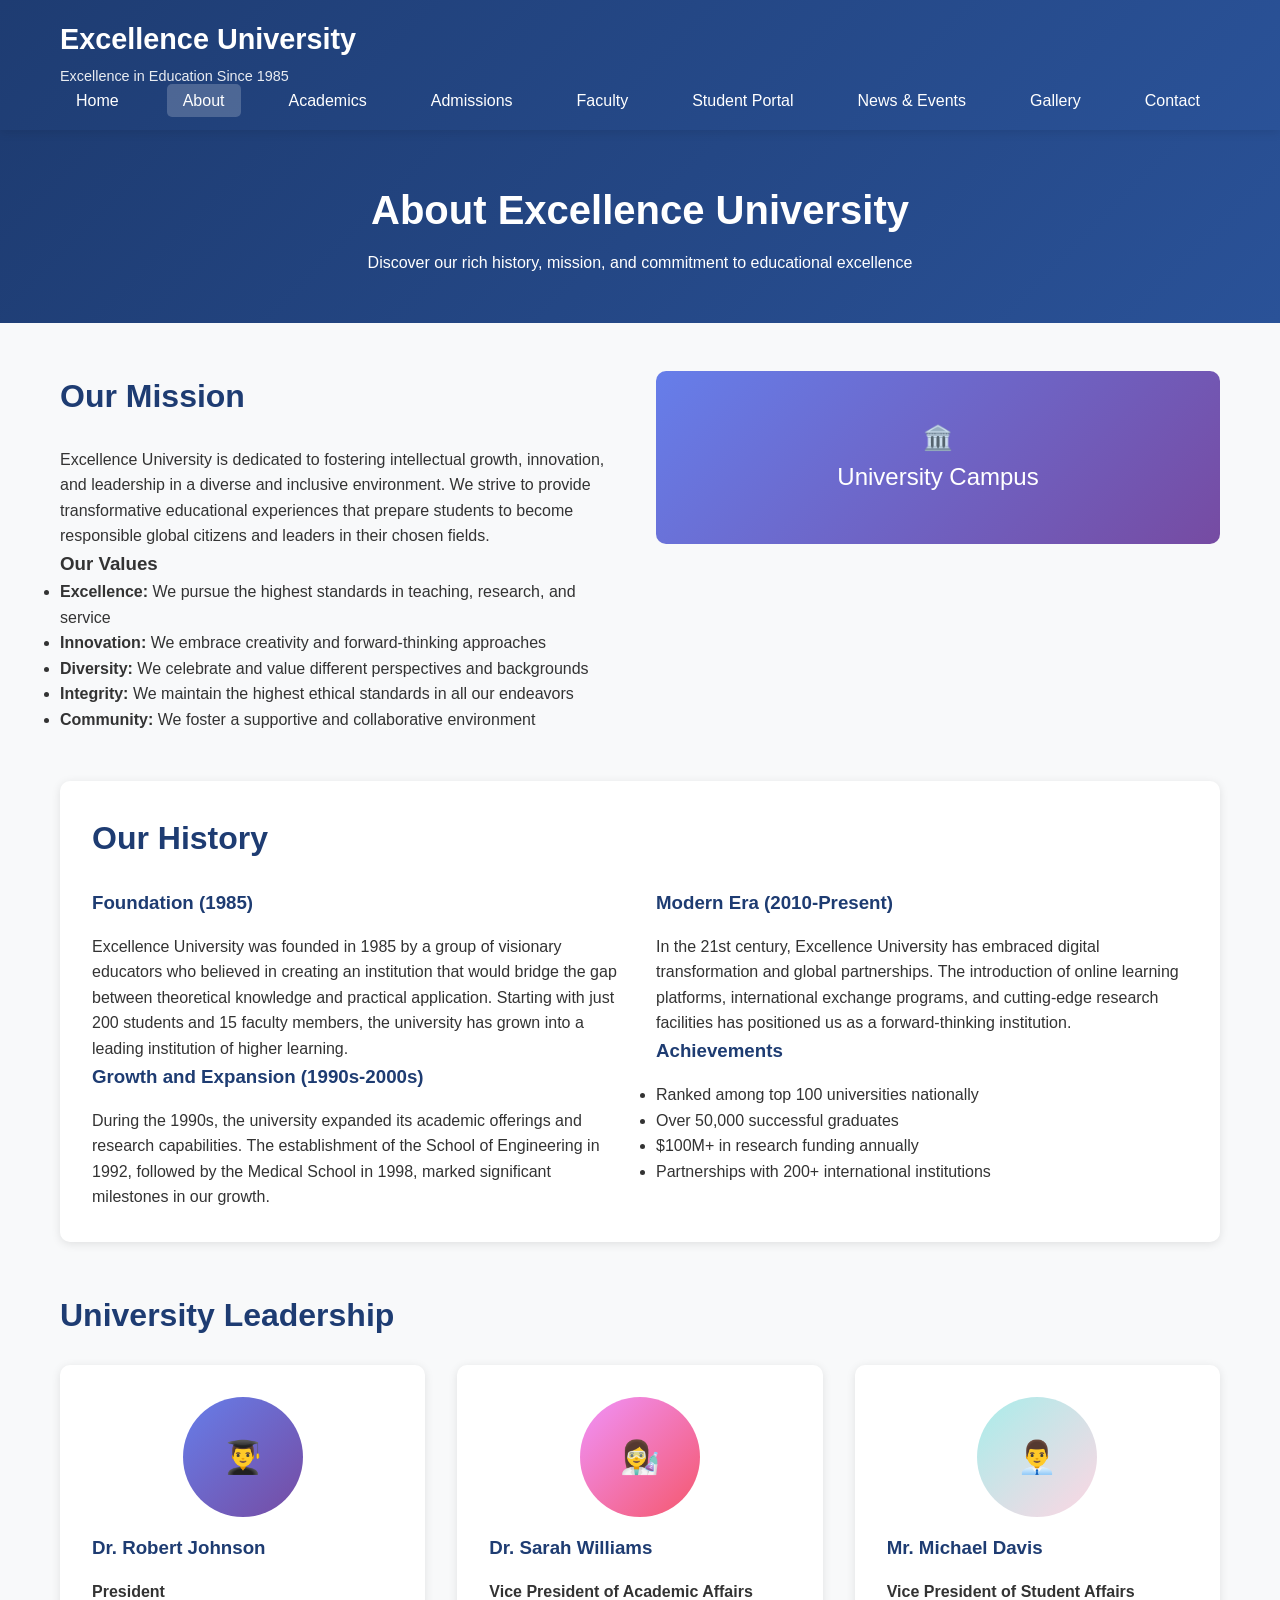
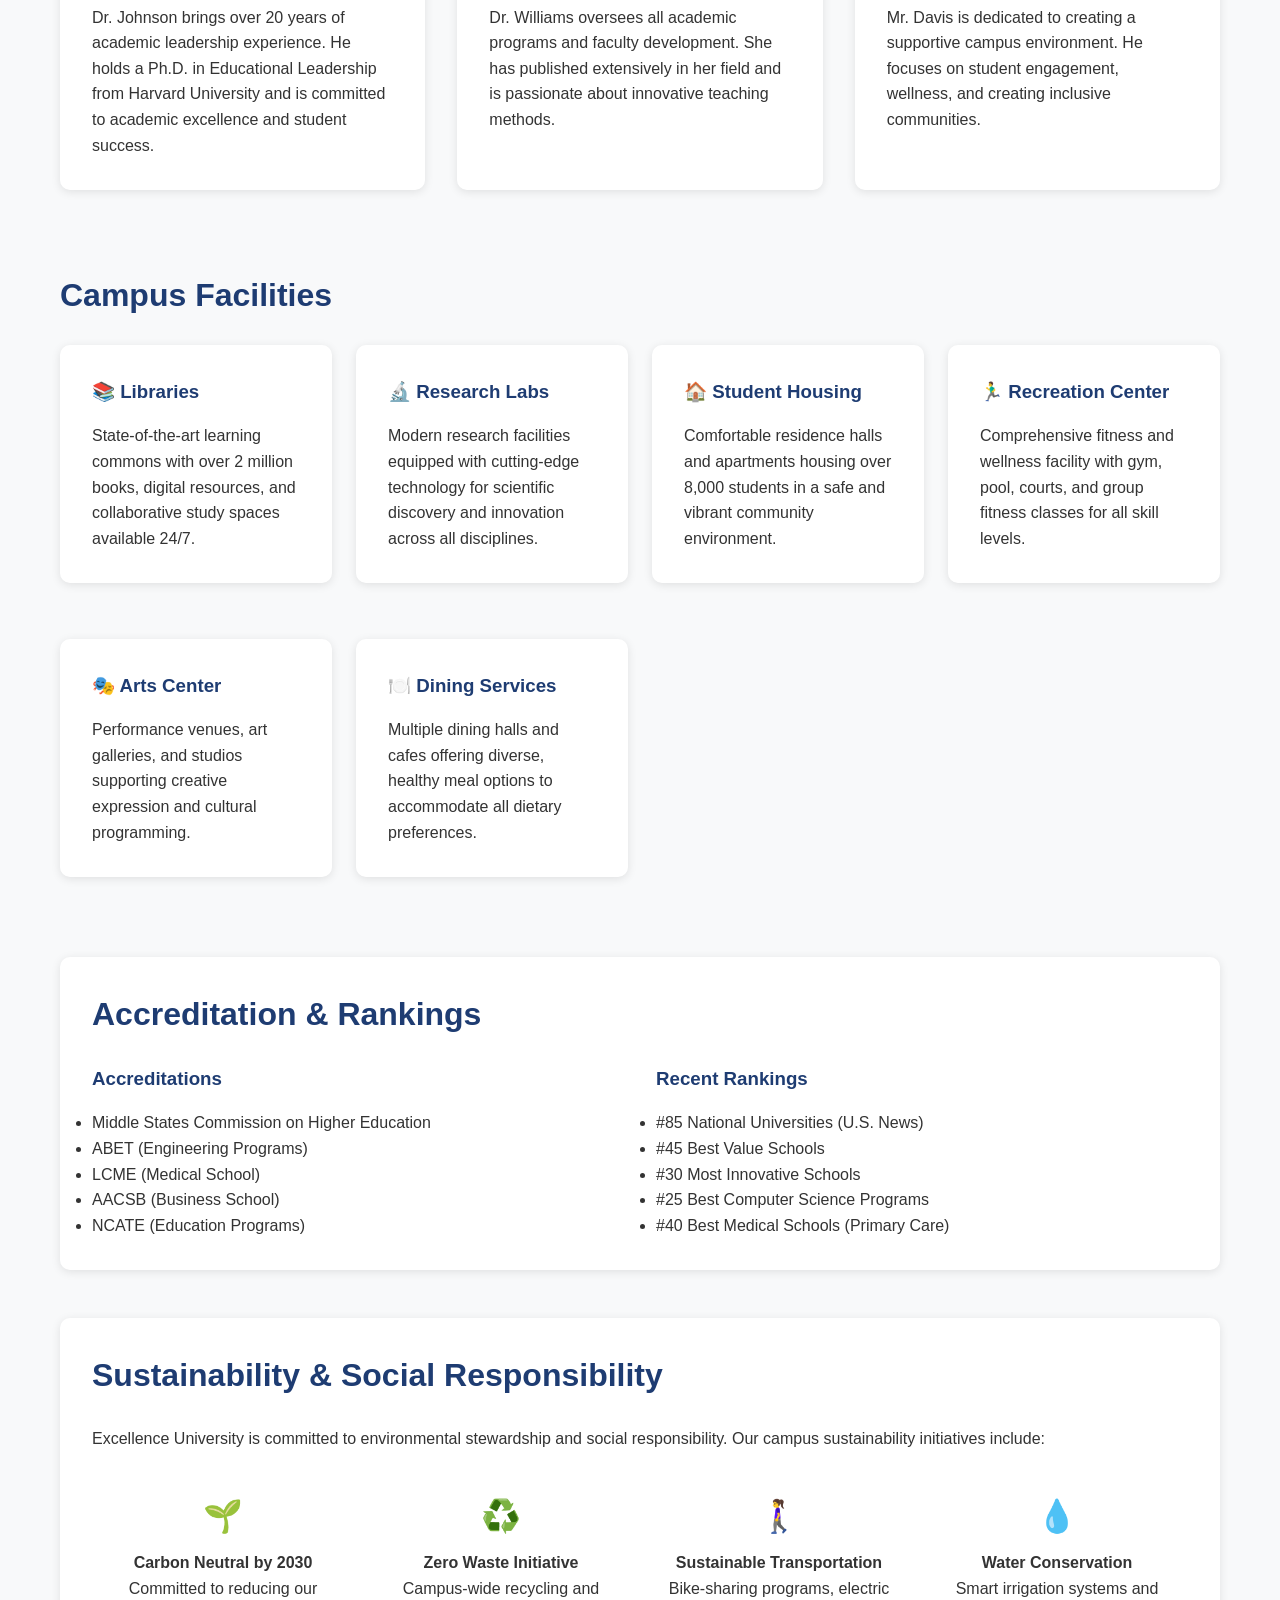
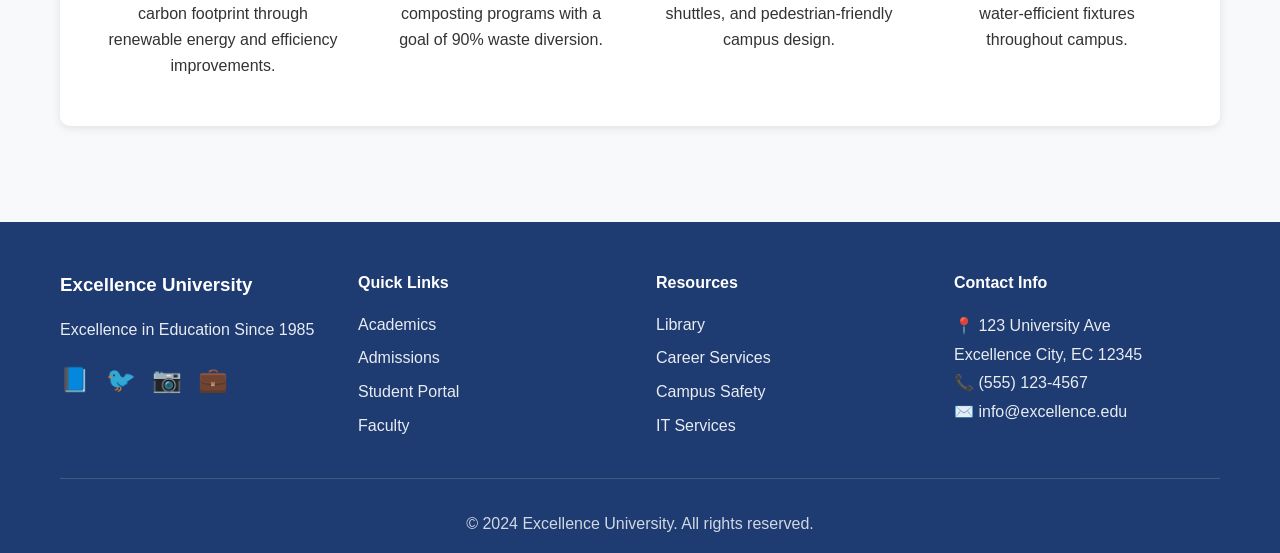
<file: HTML/about.html>
<!DOCTYPE html>
<html lang="en">
<head>
    <meta charset="UTF-8">
    <meta name="viewport" content="width=device-width, initial-scale=1.0">
    <title>About Us - Excellence University</title>
    <link rel="stylesheet" href="../CSS/style.css">
</head>
<body>
    <!-- Header Section -->
    <header class="header">
        <div class="container">
            <div class="logo">
                <h1>Excellence University</h1>
                <p class="tagline">Excellence in Education Since 1985</p>
            </div>
            <nav class="nav">
                <ul>
                    <li><a href="index.html">Home</a></li>
                    <li><a href="about.html" class="active">About</a></li>
                    <li><a href="academics.html">Academics</a></li>
                    <li><a href="admissions.html">Admissions</a></li>
                    <li><a href="faculty.html">Faculty</a></li>
                    <li><a href="student-portal.html">Student Portal</a></li>
                    <li><a href="news.html">News & Events</a></li>
                    <li><a href="gallery.html">Gallery</a></li>
                    <li><a href="contact.html">Contact</a></li>
                </ul>
            </nav>
            <div class="mobile-menu-toggle">
                <span></span>
                <span></span>
                <span></span>
            </div>
        </div>
    </header>

    <!-- Page Header -->
    <section class="page-header">
        <div class="container">
            <h1>About Excellence University</h1>
            <p>Discover our rich history, mission, and commitment to educational excellence</p>
        </div>
    </section>

    <!-- Page Content -->
    <section class="page-content">
        <div class="container">
            <!-- Mission Section -->
            <div class="content-section">
                <div class="two-column">
                    <div>
                        <h2>Our Mission</h2>
                        <p>Excellence University is dedicated to fostering intellectual growth, innovation, and leadership in a diverse and inclusive environment. We strive to provide transformative educational experiences that prepare students to become responsible global citizens and leaders in their chosen fields.</p>
                        
                        <h3>Our Values</h3>
                        <ul>
                            <li><strong>Excellence:</strong> We pursue the highest standards in teaching, research, and service</li>
                            <li><strong>Innovation:</strong> We embrace creativity and forward-thinking approaches</li>
                            <li><strong>Diversity:</strong> We celebrate and value different perspectives and backgrounds</li>
                            <li><strong>Integrity:</strong> We maintain the highest ethical standards in all our endeavors</li>
                            <li><strong>Community:</strong> We foster a supportive and collaborative environment</li>
                        </ul>
                    </div>
                    <div>
                        <div class="placeholder-image" style="background: linear-gradient(135deg, #667eea 0%, #764ba2 100%); color: white; padding: 3rem; border-radius: 10px; text-align: center;">
                            🏛️<br>University Campus
                        </div>
                    </div>
                </div>
            </div>

            <!-- History Section -->
            <div class="content-section">
                <div class="card">
                    <h2>Our History</h2>
                    <div class="two-column">
                        <div>
                            <h3>Foundation (1985)</h3>
                            <p>Excellence University was founded in 1985 by a group of visionary educators who believed in creating an institution that would bridge the gap between theoretical knowledge and practical application. Starting with just 200 students and 15 faculty members, the university has grown into a leading institution of higher learning.</p>
                            
                            <h3>Growth and Expansion (1990s-2000s)</h3>
                            <p>During the 1990s, the university expanded its academic offerings and research capabilities. The establishment of the School of Engineering in 1992, followed by the Medical School in 1998, marked significant milestones in our growth.</p>
                        </div>
                        <div>
                            <h3>Modern Era (2010-Present)</h3>
                            <p>In the 21st century, Excellence University has embraced digital transformation and global partnerships. The introduction of online learning platforms, international exchange programs, and cutting-edge research facilities has positioned us as a forward-thinking institution.</p>
                            
                            <h3>Achievements</h3>
                            <ul>
                                <li>Ranked among top 100 universities nationally</li>
                                <li>Over 50,000 successful graduates</li>
                                <li>$100M+ in research funding annually</li>
                                <li>Partnerships with 200+ international institutions</li>
                            </ul>
                        </div>
                    </div>
                </div>
            </div>

            <!-- Leadership Section -->
            <div class="content-section">
                <h2>University Leadership</h2>
                <div class="leadership-grid" style="display: grid; grid-template-columns: repeat(auto-fit, minmax(300px, 1fr)); gap: 2rem;">
                    <div class="card">
                        <div style="text-align: center; margin-bottom: 1rem;">
                            <div style="width: 120px; height: 120px; background: linear-gradient(135deg, #667eea 0%, #764ba2 100%); border-radius: 50%; margin: 0 auto; display: flex; align-items: center; justify-content: center; color: white; font-size: 2rem;">👨‍🎓</div>
                        </div>
                        <h3>Dr. Robert Johnson</h3>
                        <p><strong>President</strong></p>
                        <p>Dr. Johnson brings over 20 years of academic leadership experience. He holds a Ph.D. in Educational Leadership from Harvard University and is committed to academic excellence and student success.</p>
                    </div>
                    
                    <div class="card">
                        <div style="text-align: center; margin-bottom: 1rem;">
                            <div style="width: 120px; height: 120px; background: linear-gradient(135deg, #f093fb 0%, #f5576c 100%); border-radius: 50%; margin: 0 auto; display: flex; align-items: center; justify-content: center; color: white; font-size: 2rem;">👩‍🔬</div>
                        </div>
                        <h3>Dr. Sarah Williams</h3>
                        <p><strong>Vice President of Academic Affairs</strong></p>
                        <p>Dr. Williams oversees all academic programs and faculty development. She has published extensively in her field and is passionate about innovative teaching methods.</p>
                    </div>
                    
                    <div class="card">
                        <div style="text-align: center; margin-bottom: 1rem;">
                            <div style="width: 120px; height: 120px; background: linear-gradient(135deg, #a8edea 0%, #fed6e3 100%); border-radius: 50%; margin: 0 auto; display: flex; align-items: center; justify-content: center; color: #333; font-size: 2rem;">👨‍💼</div>
                        </div>
                        <h3>Mr. Michael Davis</h3>
                        <p><strong>Vice President of Student Affairs</strong></p>
                        <p>Mr. Davis is dedicated to creating a supportive campus environment. He focuses on student engagement, wellness, and creating inclusive communities.</p>
                    </div>
                </div>
            </div>

            <!-- Campus Facilities -->
            <div class="content-section">
                <h2>Campus Facilities</h2>
                <div class="facilities-grid" style="display: grid; grid-template-columns: repeat(auto-fit, minmax(250px, 1fr)); gap: 1.5rem;">
                    <div class="card">
                        <h3>📚 Libraries</h3>
                        <p>State-of-the-art learning commons with over 2 million books, digital resources, and collaborative study spaces available 24/7.</p>
                    </div>
                    
                    <div class="card">
                        <h3>🔬 Research Labs</h3>
                        <p>Modern research facilities equipped with cutting-edge technology for scientific discovery and innovation across all disciplines.</p>
                    </div>
                    
                    <div class="card">
                        <h3>🏠 Student Housing</h3>
                        <p>Comfortable residence halls and apartments housing over 8,000 students in a safe and vibrant community environment.</p>
                    </div>
                    
                    <div class="card">
                        <h3>🏃‍♂️ Recreation Center</h3>
                        <p>Comprehensive fitness and wellness facility with gym, pool, courts, and group fitness classes for all skill levels.</p>
                    </div>
                    
                    <div class="card">
                        <h3>🎭 Arts Center</h3>
                        <p>Performance venues, art galleries, and studios supporting creative expression and cultural programming.</p>
                    </div>
                    
                    <div class="card">
                        <h3>🍽️ Dining Services</h3>
                        <p>Multiple dining halls and cafes offering diverse, healthy meal options to accommodate all dietary preferences.</p>
                    </div>
                </div>
            </div>

            <!-- Accreditation & Rankings -->
            <div class="content-section">
                <div class="card">
                    <h2>Accreditation & Rankings</h2>
                    <div class="two-column">
                        <div>
                            <h3>Accreditations</h3>
                            <ul>
                                <li>Middle States Commission on Higher Education</li>
                                <li>ABET (Engineering Programs)</li>
                                <li>LCME (Medical School)</li>
                                <li>AACSB (Business School)</li>
                                <li>NCATE (Education Programs)</li>
                            </ul>
                        </div>
                        <div>
                            <h3>Recent Rankings</h3>
                            <ul>
                                <li>#85 National Universities (U.S. News)</li>
                                <li>#45 Best Value Schools</li>
                                <li>#30 Most Innovative Schools</li>
                                <li>#25 Best Computer Science Programs</li>
                                <li>#40 Best Medical Schools (Primary Care)</li>
                            </ul>
                        </div>
                    </div>
                </div>
            </div>

            <!-- Sustainability -->
            <div class="content-section">
                <div class="card">
                    <h2>Sustainability & Social Responsibility</h2>
                    <p>Excellence University is committed to environmental stewardship and social responsibility. Our campus sustainability initiatives include:</p>
                    
                    <div style="display: grid; grid-template-columns: repeat(auto-fit, minmax(200px, 1fr)); gap: 1rem; margin-top: 1.5rem;">
                        <div style="text-align: center; padding: 1rem;">
                            <div style="font-size: 2rem; margin-bottom: 0.5rem;">🌱</div>
                            <h4>Carbon Neutral by 2030</h4>
                            <p>Committed to reducing our carbon footprint through renewable energy and efficiency improvements.</p>
                        </div>
                        <div style="text-align: center; padding: 1rem;">
                            <div style="font-size: 2rem; margin-bottom: 0.5rem;">♻️</div>
                            <h4>Zero Waste Initiative</h4>
                            <p>Campus-wide recycling and composting programs with a goal of 90% waste diversion.</p>
                        </div>
                        <div style="text-align: center; padding: 1rem;">
                            <div style="font-size: 2rem; margin-bottom: 0.5rem;">🚶‍♀️</div>
                            <h4>Sustainable Transportation</h4>
                            <p>Bike-sharing programs, electric shuttles, and pedestrian-friendly campus design.</p>
                        </div>
                        <div style="text-align: center; padding: 1rem;">
                            <div style="font-size: 2rem; margin-bottom: 0.5rem;">💧</div>
                            <h4>Water Conservation</h4>
                            <p>Smart irrigation systems and water-efficient fixtures throughout campus.</p>
                        </div>
                    </div>
                </div>
            </div>
        </div>
    </section>

    <!-- Footer -->
    <footer class="footer">
        <div class="container">
            <div class="footer-content">
                <div class="footer-section">
                    <h3>Excellence University</h3>
                    <p>Excellence in Education Since 1985</p>
                    <div class="social-links">
                        <a href="#">📘</a>
                        <a href="#">🐦</a>
                        <a href="#">📷</a>
                        <a href="#">💼</a>
                    </div>
                </div>
                <div class="footer-section">
                    <h4>Quick Links</h4>
                    <ul>
                        <li><a href="academics.html">Academics</a></li>
                        <li><a href="admissions.html">Admissions</a></li>
                        <li><a href="student-portal.html">Student Portal</a></li>
                        <li><a href="faculty.html">Faculty</a></li>
                    </ul>
                </div>
                <div class="footer-section">
                    <h4>Resources</h4>
                    <ul>
                        <li><a href="#">Library</a></li>
                        <li><a href="#">Career Services</a></li>
                        <li><a href="#">Campus Safety</a></li>
                        <li><a href="#">IT Services</a></li>
                    </ul>
                </div>
                <div class="footer-section">
                    <h4>Contact Info</h4>
                    <p>📍 123 University Ave<br>Excellence City, EC 12345</p>
                    <p>📞 (555) 123-4567</p>
                    <p>✉️ info@excellence.edu</p>
                </div>
            </div>
            <div class="footer-bottom">
                <p>&copy; 2024 Excellence University. All rights reserved.</p>
            </div>
        </div>
    </footer>

    <script src="../CSS/script.js"></script>
</body>
</html>
</file>
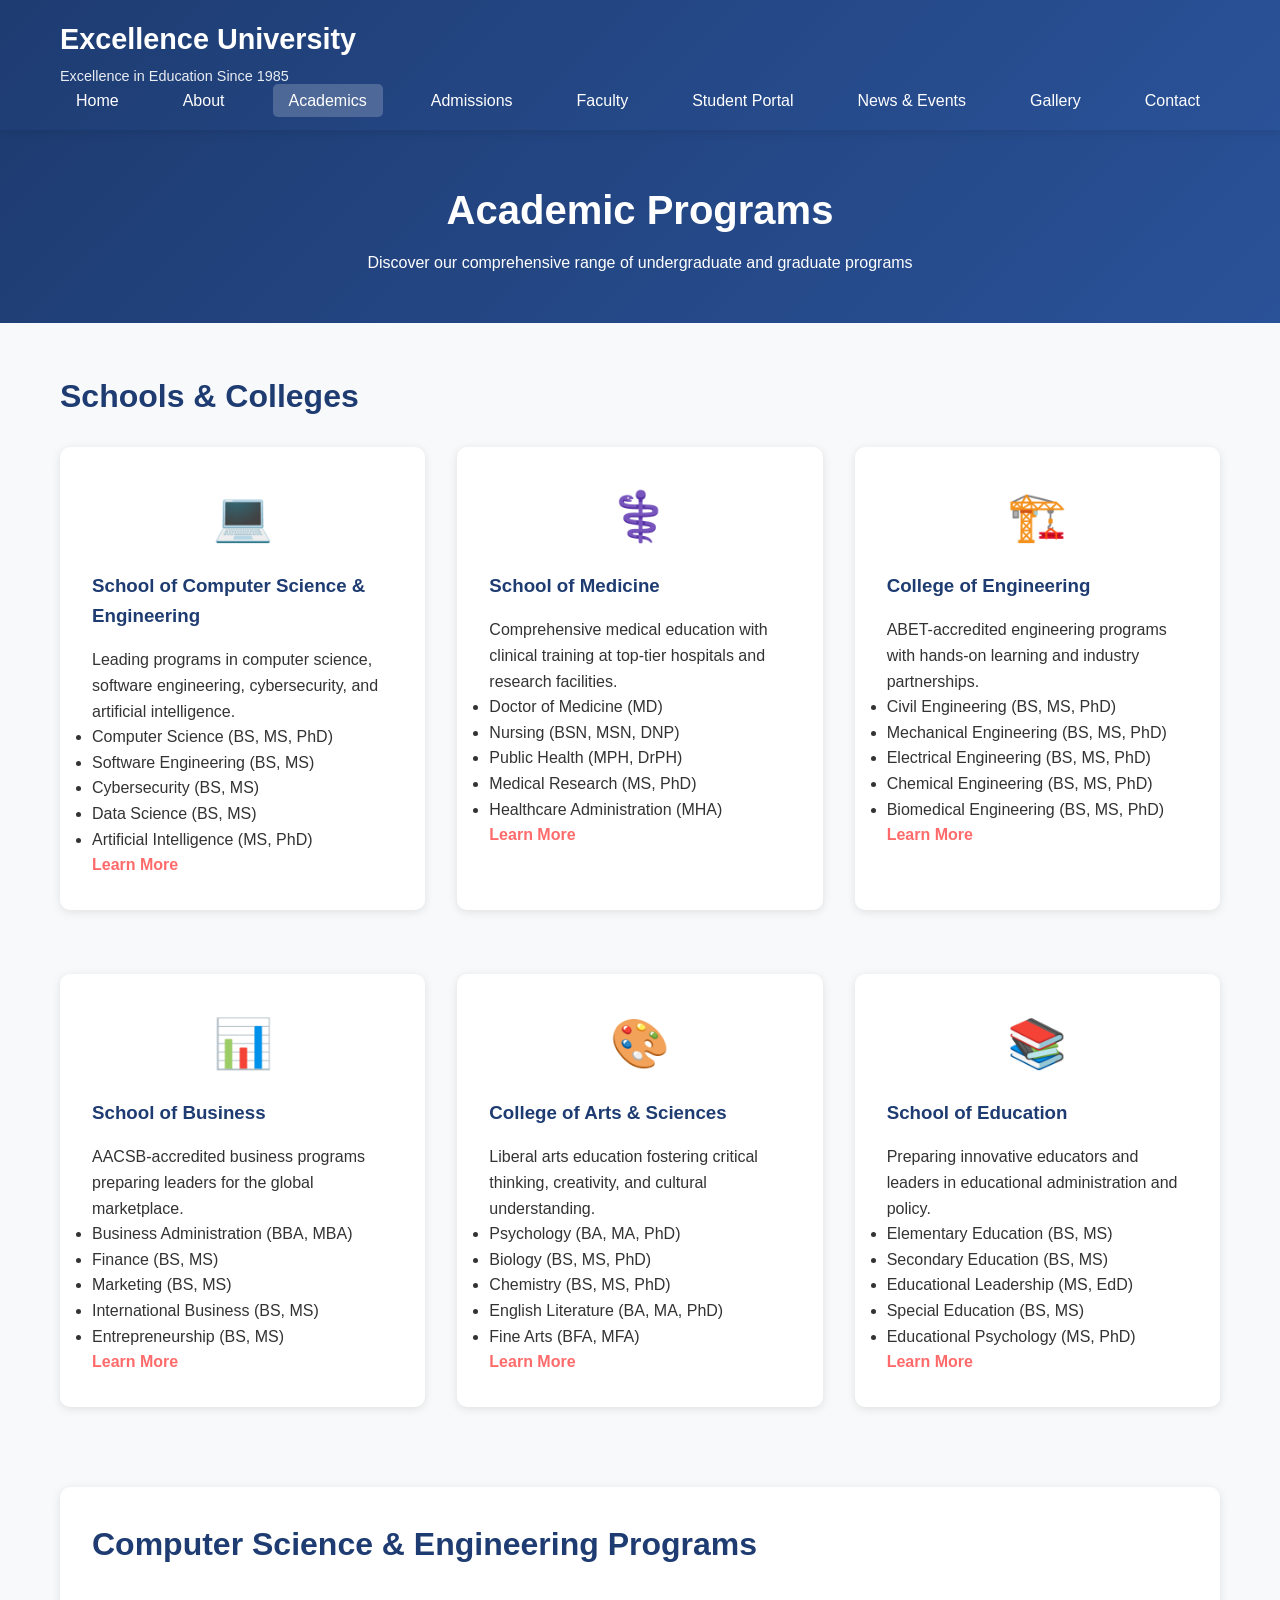
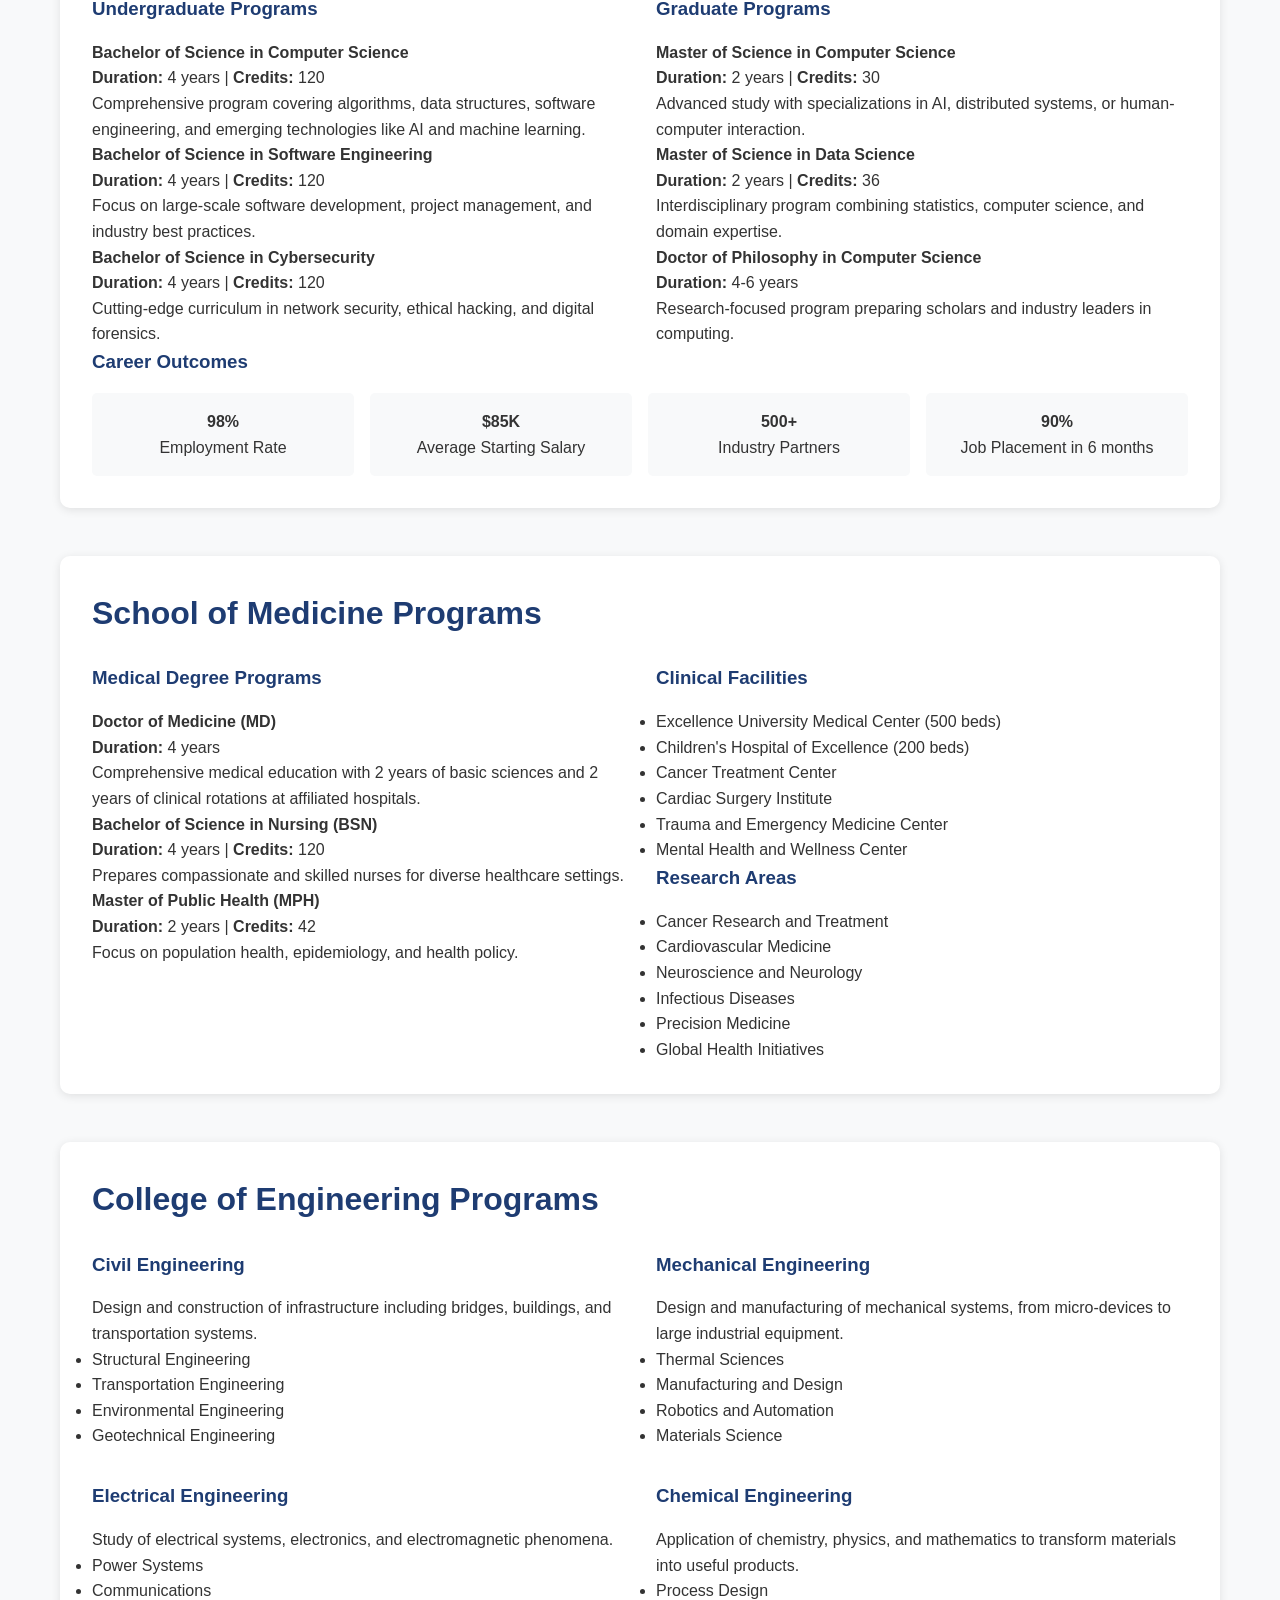
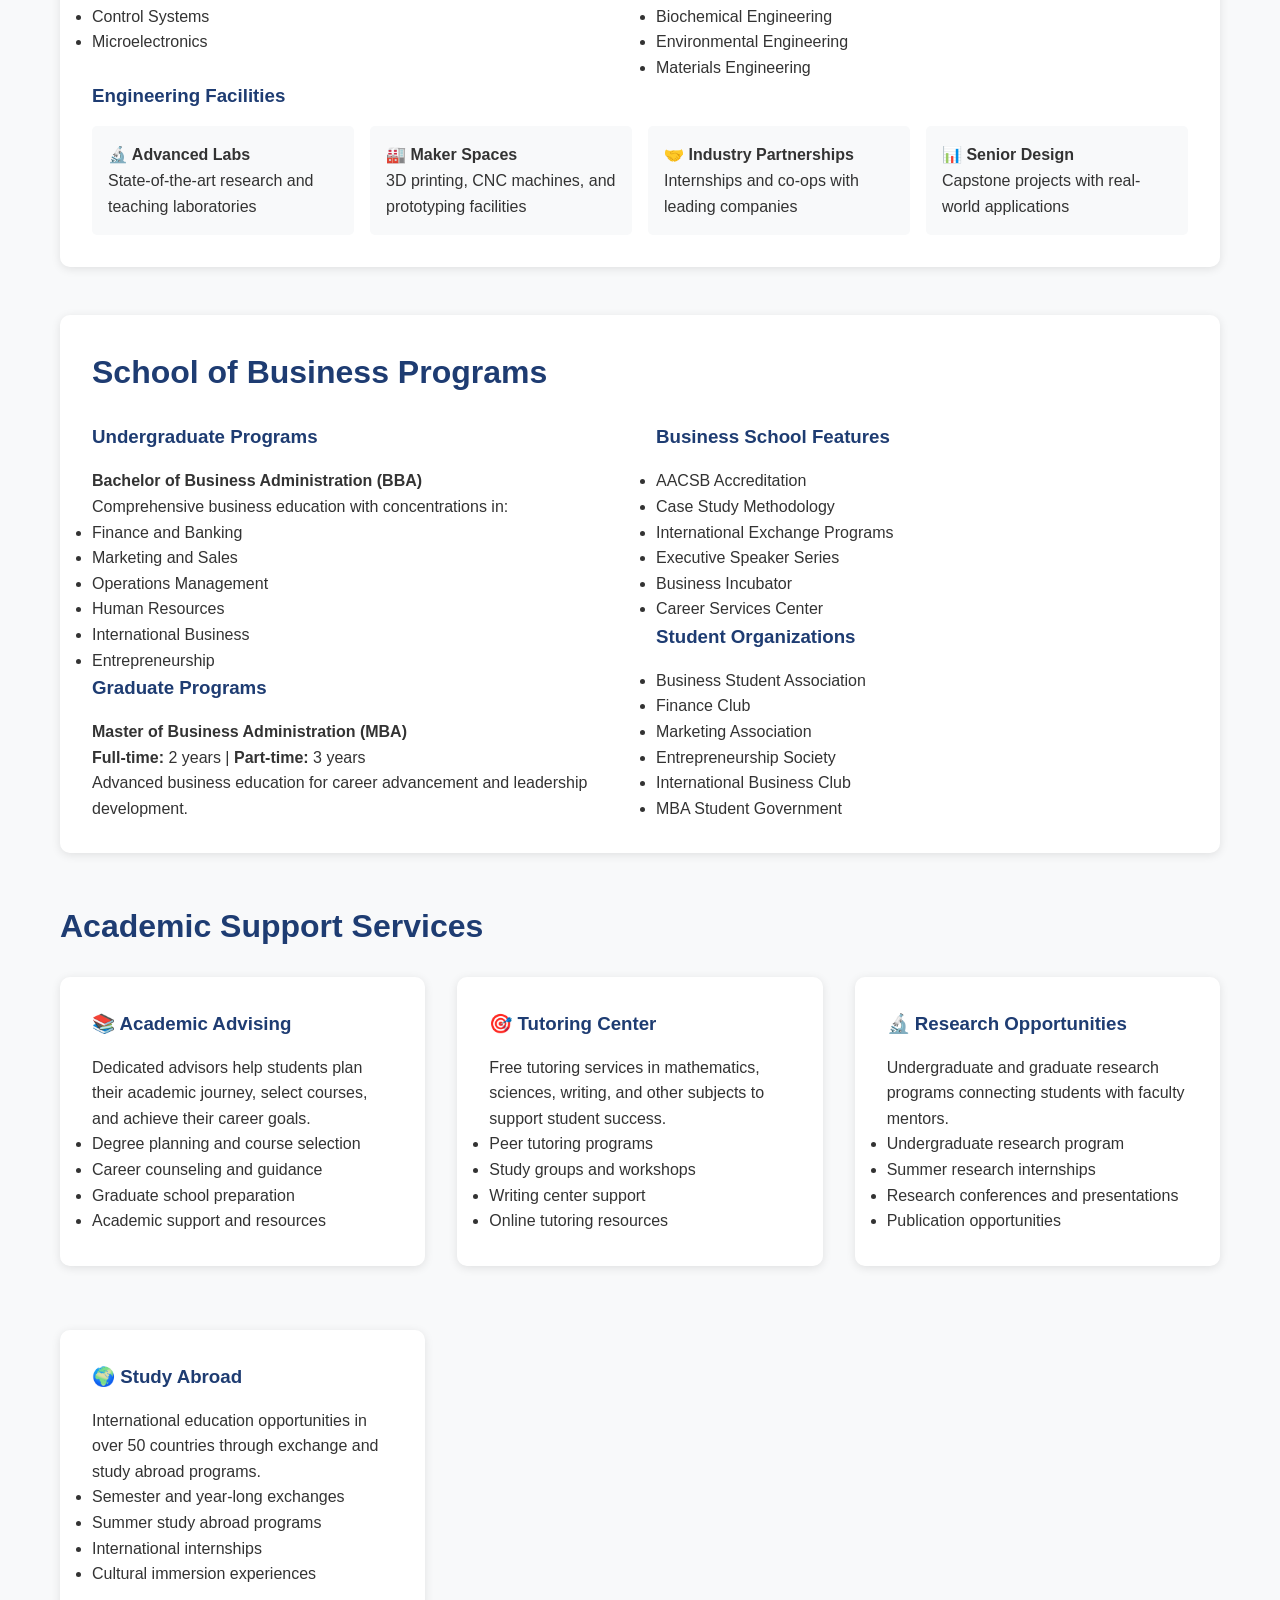
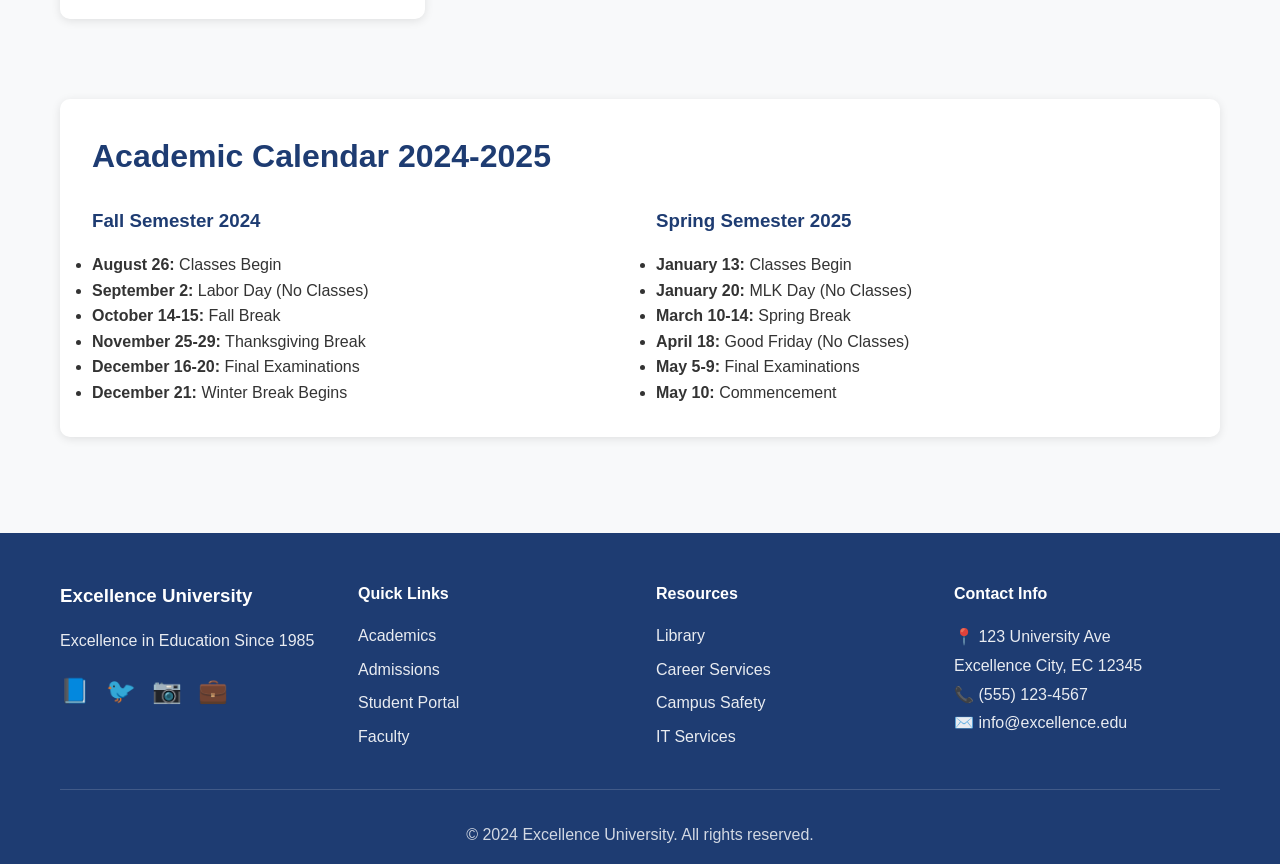
<file: HTML/academics.html>
<!DOCTYPE html>
<html lang="en">
<head>
    <meta charset="UTF-8">
    <meta name="viewport" content="width=device-width, initial-scale=1.0">
    <title>Academics - Excellence University</title>
    <link rel="stylesheet" href="../CSS/style.css">
</head>
<body>
    <!-- Header Section -->
    <header class="header">
        <div class="container">
            <div class="logo">
                <h1>Excellence University</h1>
                <p class="tagline">Excellence in Education Since 1985</p>
            </div>
            <nav class="nav">
                <ul>
                    <li><a href="index.html">Home</a></li>
                    <li><a href="about.html">About</a></li>
                    <li><a href="academics.html" class="active">Academics</a></li>
                    <li><a href="admissions.html">Admissions</a></li>
                    <li><a href="faculty.html">Faculty</a></li>
                    <li><a href="student-portal.html">Student Portal</a></li>
                    <li><a href="news.html">News & Events</a></li>
                    <li><a href="gallery.html">Gallery</a></li>
                    <li><a href="contact.html">Contact</a></li>
                </ul>
            </nav>
            <div class="mobile-menu-toggle">
                <span></span>
                <span></span>
                <span></span>
            </div>
        </div>
    </header>

    <!-- Page Header -->
    <section class="page-header">
        <div class="container">
            <h1>Academic Programs</h1>
            <p>Discover our comprehensive range of undergraduate and graduate programs</p>
        </div>
    </section>

    <!-- Page Content -->
    <section class="page-content">
        <div class="container">
            <!-- Schools Overview -->
            <div class="content-section">
                <h2>Schools & Colleges</h2>
                <div class="schools-grid" style="display: grid; grid-template-columns: repeat(auto-fit, minmax(300px, 1fr)); gap: 2rem;">
                    <div class="card">
                        <div style="text-align: center; margin-bottom: 1rem;">
                            <div style="font-size: 3rem; color: #1e3c72;">💻</div>
                        </div>
                        <h3>School of Computer Science & Engineering</h3>
                        <p>Leading programs in computer science, software engineering, cybersecurity, and artificial intelligence.</p>
                        <ul>
                            <li>Computer Science (BS, MS, PhD)</li>
                            <li>Software Engineering (BS, MS)</li>
                            <li>Cybersecurity (BS, MS)</li>
                            <li>Data Science (BS, MS)</li>
                            <li>Artificial Intelligence (MS, PhD)</li>
                        </ul>
                        <a href="#cs" class="btn-link">Learn More</a>
                    </div>
                    
                    <div class="card">
                        <div style="text-align: center; margin-bottom: 1rem;">
                            <div style="font-size: 3rem; color: #1e3c72;">⚕️</div>
                        </div>
                        <h3>School of Medicine</h3>
                        <p>Comprehensive medical education with clinical training at top-tier hospitals and research facilities.</p>
                        <ul>
                            <li>Doctor of Medicine (MD)</li>
                            <li>Nursing (BSN, MSN, DNP)</li>
                            <li>Public Health (MPH, DrPH)</li>
                            <li>Medical Research (MS, PhD)</li>
                            <li>Healthcare Administration (MHA)</li>
                        </ul>
                        <a href="#med" class="btn-link">Learn More</a>
                    </div>
                    
                    <div class="card">
                        <div style="text-align: center; margin-bottom: 1rem;">
                            <div style="font-size: 3rem; color: #1e3c72;">🏗️</div>
                        </div>
                        <h3>College of Engineering</h3>
                        <p>ABET-accredited engineering programs with hands-on learning and industry partnerships.</p>
                        <ul>
                            <li>Civil Engineering (BS, MS, PhD)</li>
                            <li>Mechanical Engineering (BS, MS, PhD)</li>
                            <li>Electrical Engineering (BS, MS, PhD)</li>
                            <li>Chemical Engineering (BS, MS, PhD)</li>
                            <li>Biomedical Engineering (BS, MS, PhD)</li>
                        </ul>
                        <a href="#eng" class="btn-link">Learn More</a>
                    </div>
                    
                    <div class="card">
                        <div style="text-align: center; margin-bottom: 1rem;">
                            <div style="font-size: 3rem; color: #1e3c72;">📊</div>
                        </div>
                        <h3>School of Business</h3>
                        <p>AACSB-accredited business programs preparing leaders for the global marketplace.</p>
                        <ul>
                            <li>Business Administration (BBA, MBA)</li>
                            <li>Finance (BS, MS)</li>
                            <li>Marketing (BS, MS)</li>
                            <li>International Business (BS, MS)</li>
                            <li>Entrepreneurship (BS, MS)</li>
                        </ul>
                        <a href="#business" class="btn-link">Learn More</a>
                    </div>
                    
                    <div class="card">
                        <div style="text-align: center; margin-bottom: 1rem;">
                            <div style="font-size: 3rem; color: #1e3c72;">🎨</div>
                        </div>
                        <h3>College of Arts & Sciences</h3>
                        <p>Liberal arts education fostering critical thinking, creativity, and cultural understanding.</p>
                        <ul>
                            <li>Psychology (BA, MA, PhD)</li>
                            <li>Biology (BS, MS, PhD)</li>
                            <li>Chemistry (BS, MS, PhD)</li>
                            <li>English Literature (BA, MA, PhD)</li>
                            <li>Fine Arts (BFA, MFA)</li>
                        </ul>
                        <a href="#arts" class="btn-link">Learn More</a>
                    </div>
                    
                    <div class="card">
                        <div style="text-align: center; margin-bottom: 1rem;">
                            <div style="font-size: 3rem; color: #1e3c72;">📚</div>
                        </div>
                        <h3>School of Education</h3>
                        <p>Preparing innovative educators and leaders in educational administration and policy.</p>
                        <ul>
                            <li>Elementary Education (BS, MS)</li>
                            <li>Secondary Education (BS, MS)</li>
                            <li>Educational Leadership (MS, EdD)</li>
                            <li>Special Education (BS, MS)</li>
                            <li>Educational Psychology (MS, PhD)</li>
                        </ul>
                        <a href="#education" class="btn-link">Learn More</a>
                    </div>
                </div>
            </div>

            <!-- Featured Programs Details -->
            <div class="content-section" id="cs">
                <div class="card">
                    <h2>Computer Science & Engineering Programs</h2>
                    <div class="two-column">
                        <div>
                            <h3>Undergraduate Programs</h3>
                            <h4>Bachelor of Science in Computer Science</h4>
                            <p><strong>Duration:</strong> 4 years | <strong>Credits:</strong> 120</p>
                            <p>Comprehensive program covering algorithms, data structures, software engineering, and emerging technologies like AI and machine learning.</p>
                            
                            <h4>Bachelor of Science in Software Engineering</h4>
                            <p><strong>Duration:</strong> 4 years | <strong>Credits:</strong> 120</p>
                            <p>Focus on large-scale software development, project management, and industry best practices.</p>
                            
                            <h4>Bachelor of Science in Cybersecurity</h4>
                            <p><strong>Duration:</strong> 4 years | <strong>Credits:</strong> 120</p>
                            <p>Cutting-edge curriculum in network security, ethical hacking, and digital forensics.</p>
                        </div>
                        <div>
                            <h3>Graduate Programs</h3>
                            <h4>Master of Science in Computer Science</h4>
                            <p><strong>Duration:</strong> 2 years | <strong>Credits:</strong> 30</p>
                            <p>Advanced study with specializations in AI, distributed systems, or human-computer interaction.</p>
                            
                            <h4>Master of Science in Data Science</h4>
                            <p><strong>Duration:</strong> 2 years | <strong>Credits:</strong> 36</p>
                            <p>Interdisciplinary program combining statistics, computer science, and domain expertise.</p>
                            
                            <h4>Doctor of Philosophy in Computer Science</h4>
                            <p><strong>Duration:</strong> 4-6 years</p>
                            <p>Research-focused program preparing scholars and industry leaders in computing.</p>
                        </div>
                    </div>
                    
                    <h3>Career Outcomes</h3>
                    <div style="display: grid; grid-template-columns: repeat(auto-fit, minmax(200px, 1fr)); gap: 1rem; margin-top: 1rem;">
                        <div style="text-align: center; padding: 1rem; background: #f8f9fa; border-radius: 5px;">
                            <strong>98%</strong><br>Employment Rate
                        </div>
                        <div style="text-align: center; padding: 1rem; background: #f8f9fa; border-radius: 5px;">
                            <strong>$85K</strong><br>Average Starting Salary
                        </div>
                        <div style="text-align: center; padding: 1rem; background: #f8f9fa; border-radius: 5px;">
                            <strong>500+</strong><br>Industry Partners
                        </div>
                        <div style="text-align: center; padding: 1rem; background: #f8f9fa; border-radius: 5px;">
                            <strong>90%</strong><br>Job Placement in 6 months
                        </div>
                    </div>
                </div>
            </div>

            <div class="content-section" id="med">
                <div class="card">
                    <h2>School of Medicine Programs</h2>
                    <div class="two-column">
                        <div>
                            <h3>Medical Degree Programs</h3>
                            <h4>Doctor of Medicine (MD)</h4>
                            <p><strong>Duration:</strong> 4 years</p>
                            <p>Comprehensive medical education with 2 years of basic sciences and 2 years of clinical rotations at affiliated hospitals.</p>
                            
                            <h4>Bachelor of Science in Nursing (BSN)</h4>
                            <p><strong>Duration:</strong> 4 years | <strong>Credits:</strong> 120</p>
                            <p>Prepares compassionate and skilled nurses for diverse healthcare settings.</p>
                            
                            <h4>Master of Public Health (MPH)</h4>
                            <p><strong>Duration:</strong> 2 years | <strong>Credits:</strong> 42</p>
                            <p>Focus on population health, epidemiology, and health policy.</p>
                        </div>
                        <div>
                            <h3>Clinical Facilities</h3>
                            <ul>
                                <li>Excellence University Medical Center (500 beds)</li>
                                <li>Children's Hospital of Excellence (200 beds)</li>
                                <li>Cancer Treatment Center</li>
                                <li>Cardiac Surgery Institute</li>
                                <li>Trauma and Emergency Medicine Center</li>
                                <li>Mental Health and Wellness Center</li>
                            </ul>
                            
                            <h3>Research Areas</h3>
                            <ul>
                                <li>Cancer Research and Treatment</li>
                                <li>Cardiovascular Medicine</li>
                                <li>Neuroscience and Neurology</li>
                                <li>Infectious Diseases</li>
                                <li>Precision Medicine</li>
                                <li>Global Health Initiatives</li>
                            </ul>
                        </div>
                    </div>
                </div>
            </div>

            <div class="content-section" id="eng">
                <div class="card">
                    <h2>College of Engineering Programs</h2>
                    <div class="engineering-programs" style="display: grid; grid-template-columns: repeat(auto-fit, minmax(400px, 1fr)); gap: 2rem;">
                        <div>
                            <h3>Civil Engineering</h3>
                            <p>Design and construction of infrastructure including bridges, buildings, and transportation systems.</p>
                            <ul>
                                <li>Structural Engineering</li>
                                <li>Transportation Engineering</li>
                                <li>Environmental Engineering</li>
                                <li>Geotechnical Engineering</li>
                            </ul>
                        </div>
                        
                        <div>
                            <h3>Mechanical Engineering</h3>
                            <p>Design and manufacturing of mechanical systems, from micro-devices to large industrial equipment.</p>
                            <ul>
                                <li>Thermal Sciences</li>
                                <li>Manufacturing and Design</li>
                                <li>Robotics and Automation</li>
                                <li>Materials Science</li>
                            </ul>
                        </div>
                        
                        <div>
                            <h3>Electrical Engineering</h3>
                            <p>Study of electrical systems, electronics, and electromagnetic phenomena.</p>
                            <ul>
                                <li>Power Systems</li>
                                <li>Communications</li>
                                <li>Control Systems</li>
                                <li>Microelectronics</li>
                            </ul>
                        </div>
                        
                        <div>
                            <h3>Chemical Engineering</h3>
                            <p>Application of chemistry, physics, and mathematics to transform materials into useful products.</p>
                            <ul>
                                <li>Process Design</li>
                                <li>Biochemical Engineering</li>
                                <li>Environmental Engineering</li>
                                <li>Materials Engineering</li>
                            </ul>
                        </div>
                    </div>
                    
                    <h3>Engineering Facilities</h3>
                    <div style="display: grid; grid-template-columns: repeat(auto-fit, minmax(250px, 1fr)); gap: 1rem; margin-top: 1rem;">
                        <div style="padding: 1rem; background: #f8f9fa; border-radius: 5px;">
                            <strong>🔬 Advanced Labs</strong><br>
                            State-of-the-art research and teaching laboratories
                        </div>
                        <div style="padding: 1rem; background: #f8f9fa; border-radius: 5px;">
                            <strong>🏭 Maker Spaces</strong><br>
                            3D printing, CNC machines, and prototyping facilities
                        </div>
                        <div style="padding: 1rem; background: #f8f9fa; border-radius: 5px;">
                            <strong>🤝 Industry Partnerships</strong><br>
                            Internships and co-ops with leading companies
                        </div>
                        <div style="padding: 1rem; background: #f8f9fa; border-radius: 5px;">
                            <strong>📊 Senior Design</strong><br>
                            Capstone projects with real-world applications
                        </div>
                    </div>
                </div>
            </div>

            <div class="content-section" id="business">
                <div class="card">
                    <h2>School of Business Programs</h2>
                    <div class="two-column">
                        <div>
                            <h3>Undergraduate Programs</h3>
                            <h4>Bachelor of Business Administration (BBA)</h4>
                            <p>Comprehensive business education with concentrations in:</p>
                            <ul>
                                <li>Finance and Banking</li>
                                <li>Marketing and Sales</li>
                                <li>Operations Management</li>
                                <li>Human Resources</li>
                                <li>International Business</li>
                                <li>Entrepreneurship</li>
                            </ul>
                            
                            <h3>Graduate Programs</h3>
                            <h4>Master of Business Administration (MBA)</h4>
                            <p><strong>Full-time:</strong> 2 years | <strong>Part-time:</strong> 3 years</p>
                            <p>Advanced business education for career advancement and leadership development.</p>
                        </div>
                        <div>
                            <h3>Business School Features</h3>
                            <ul>
                                <li>AACSB Accreditation</li>
                                <li>Case Study Methodology</li>
                                <li>International Exchange Programs</li>
                                <li>Executive Speaker Series</li>
                                <li>Business Incubator</li>
                                <li>Career Services Center</li>
                            </ul>
                            
                            <h3>Student Organizations</h3>
                            <ul>
                                <li>Business Student Association</li>
                                <li>Finance Club</li>
                                <li>Marketing Association</li>
                                <li>Entrepreneurship Society</li>
                                <li>International Business Club</li>
                                <li>MBA Student Government</li>
                            </ul>
                        </div>
                    </div>
                </div>
            </div>

            <!-- Academic Support Services -->
            <div class="content-section">
                <h2>Academic Support Services</h2>
                <div style="display: grid; grid-template-columns: repeat(auto-fit, minmax(300px, 1fr)); gap: 2rem;">
                    <div class="card">
                        <h3>📚 Academic Advising</h3>
                        <p>Dedicated advisors help students plan their academic journey, select courses, and achieve their career goals.</p>
                        <ul>
                            <li>Degree planning and course selection</li>
                            <li>Career counseling and guidance</li>
                            <li>Graduate school preparation</li>
                            <li>Academic support and resources</li>
                        </ul>
                    </div>
                    
                    <div class="card">
                        <h3>🎯 Tutoring Center</h3>
                        <p>Free tutoring services in mathematics, sciences, writing, and other subjects to support student success.</p>
                        <ul>
                            <li>Peer tutoring programs</li>
                            <li>Study groups and workshops</li>
                            <li>Writing center support</li>
                            <li>Online tutoring resources</li>
                        </ul>
                    </div>
                    
                    <div class="card">
                        <h3>🔬 Research Opportunities</h3>
                        <p>Undergraduate and graduate research programs connecting students with faculty mentors.</p>
                        <ul>
                            <li>Undergraduate research program</li>
                            <li>Summer research internships</li>
                            <li>Research conferences and presentations</li>
                            <li>Publication opportunities</li>
                        </ul>
                    </div>
                    
                    <div class="card">
                        <h3>🌍 Study Abroad</h3>
                        <p>International education opportunities in over 50 countries through exchange and study abroad programs.</p>
                        <ul>
                            <li>Semester and year-long exchanges</li>
                            <li>Summer study abroad programs</li>
                            <li>International internships</li>
                            <li>Cultural immersion experiences</li>
                        </ul>
                    </div>
                </div>
            </div>

            <!-- Academic Calendar -->
            <div class="content-section">
                <div class="card">
                    <h2>Academic Calendar 2024-2025</h2>
                    <div class="two-column">
                        <div>
                            <h3>Fall Semester 2024</h3>
                            <ul>
                                <li><strong>August 26:</strong> Classes Begin</li>
                                <li><strong>September 2:</strong> Labor Day (No Classes)</li>
                                <li><strong>October 14-15:</strong> Fall Break</li>
                                <li><strong>November 25-29:</strong> Thanksgiving Break</li>
                                <li><strong>December 16-20:</strong> Final Examinations</li>
                                <li><strong>December 21:</strong> Winter Break Begins</li>
                            </ul>
                        </div>
                        <div>
                            <h3>Spring Semester 2025</h3>
                            <ul>
                                <li><strong>January 13:</strong> Classes Begin</li>
                                <li><strong>January 20:</strong> MLK Day (No Classes)</li>
                                <li><strong>March 10-14:</strong> Spring Break</li>
                                <li><strong>April 18:</strong> Good Friday (No Classes)</li>
                                <li><strong>May 5-9:</strong> Final Examinations</li>
                                <li><strong>May 10:</strong> Commencement</li>
                            </ul>
                        </div>
                    </div>
                </div>
            </div>
        </div>
    </section>

    <!-- Footer -->
    <footer class="footer">
        <div class="container">
            <div class="footer-content">
                <div class="footer-section">
                    <h3>Excellence University</h3>
                    <p>Excellence in Education Since 1985</p>
                    <div class="social-links">
                        <a href="#">📘</a>
                        <a href="#">🐦</a>
                        <a href="#">📷</a>
                        <a href="#">💼</a>
                    </div>
                </div>
                <div class="footer-section">
                    <h4>Quick Links</h4>
                    <ul>
                        <li><a href="academics.html">Academics</a></li>
                        <li><a href="admissions.html">Admissions</a></li>
                        <li><a href="student-portal.html">Student Portal</a></li>
                        <li><a href="faculty.html">Faculty</a></li>
                    </ul>
                </div>
                <div class="footer-section">
                    <h4>Resources</h4>
                    <ul>
                        <li><a href="#">Library</a></li>
                        <li><a href="#">Career Services</a></li>
                        <li><a href="#">Campus Safety</a></li>
                        <li><a href="#">IT Services</a></li>
                    </ul>
                </div>
                <div class="footer-section">
                    <h4>Contact Info</h4>
                    <p>📍 123 University Ave<br>Excellence City, EC 12345</p>
                    <p>📞 (555) 123-4567</p>
                    <p>✉️ info@excellence.edu</p>
                </div>
            </div>
            <div class="footer-bottom">
                <p>&copy; 2024 Excellence University. All rights reserved.</p>
            </div>
        </div>
    </footer>

    <script src="../CSS/script.js"></script>
</body>
</html>
</file>
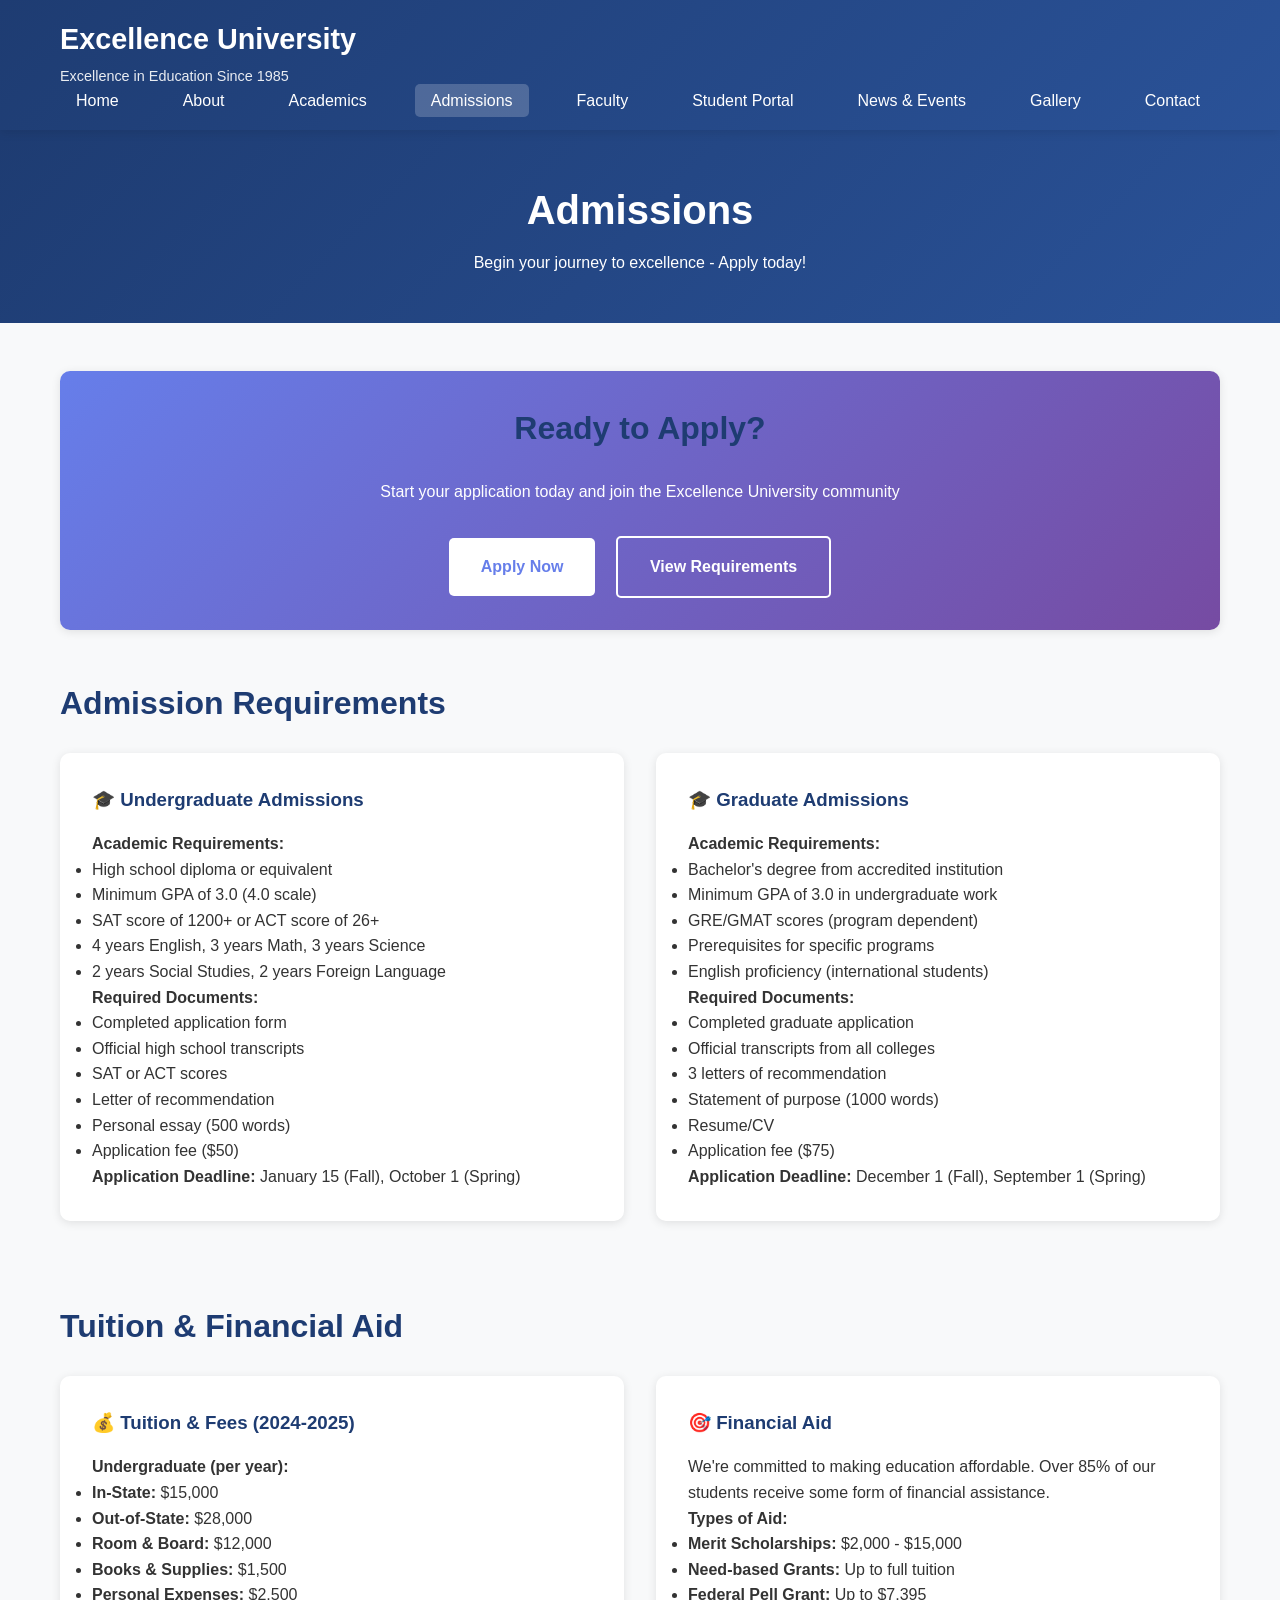
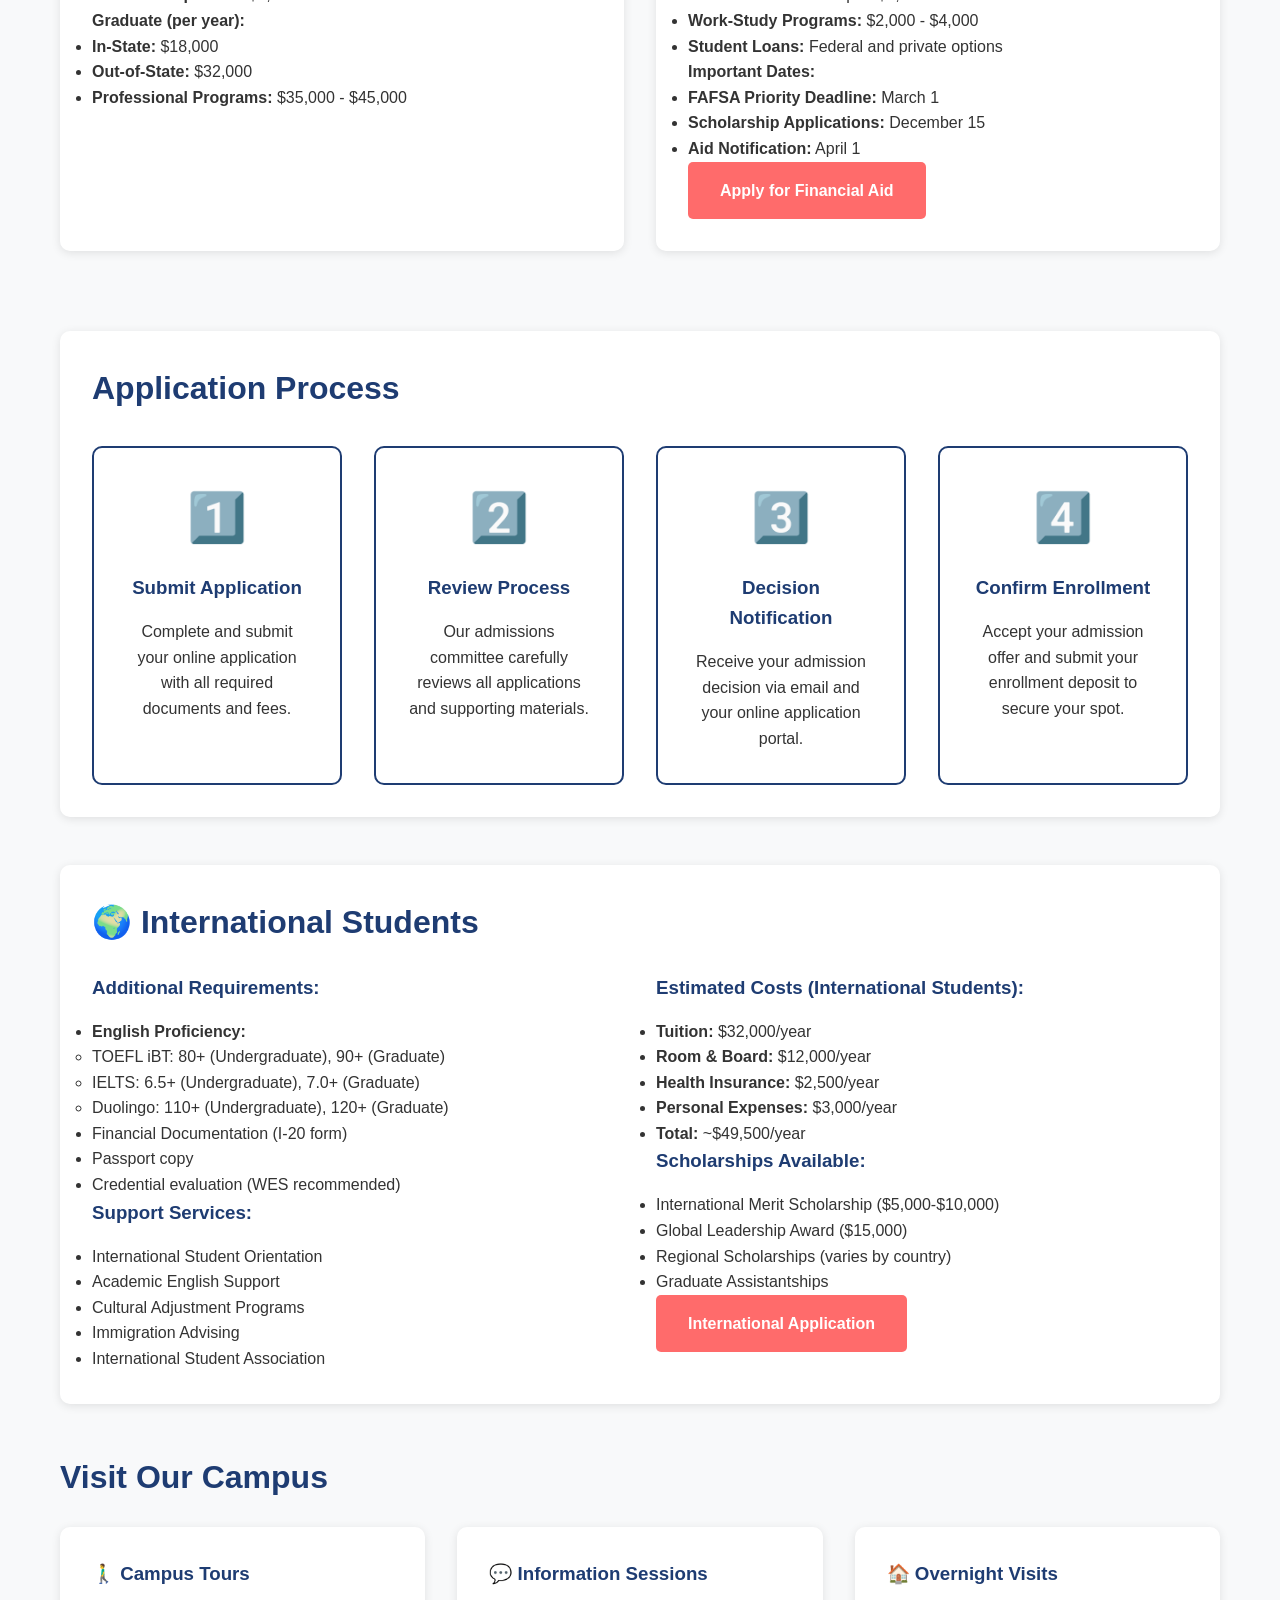
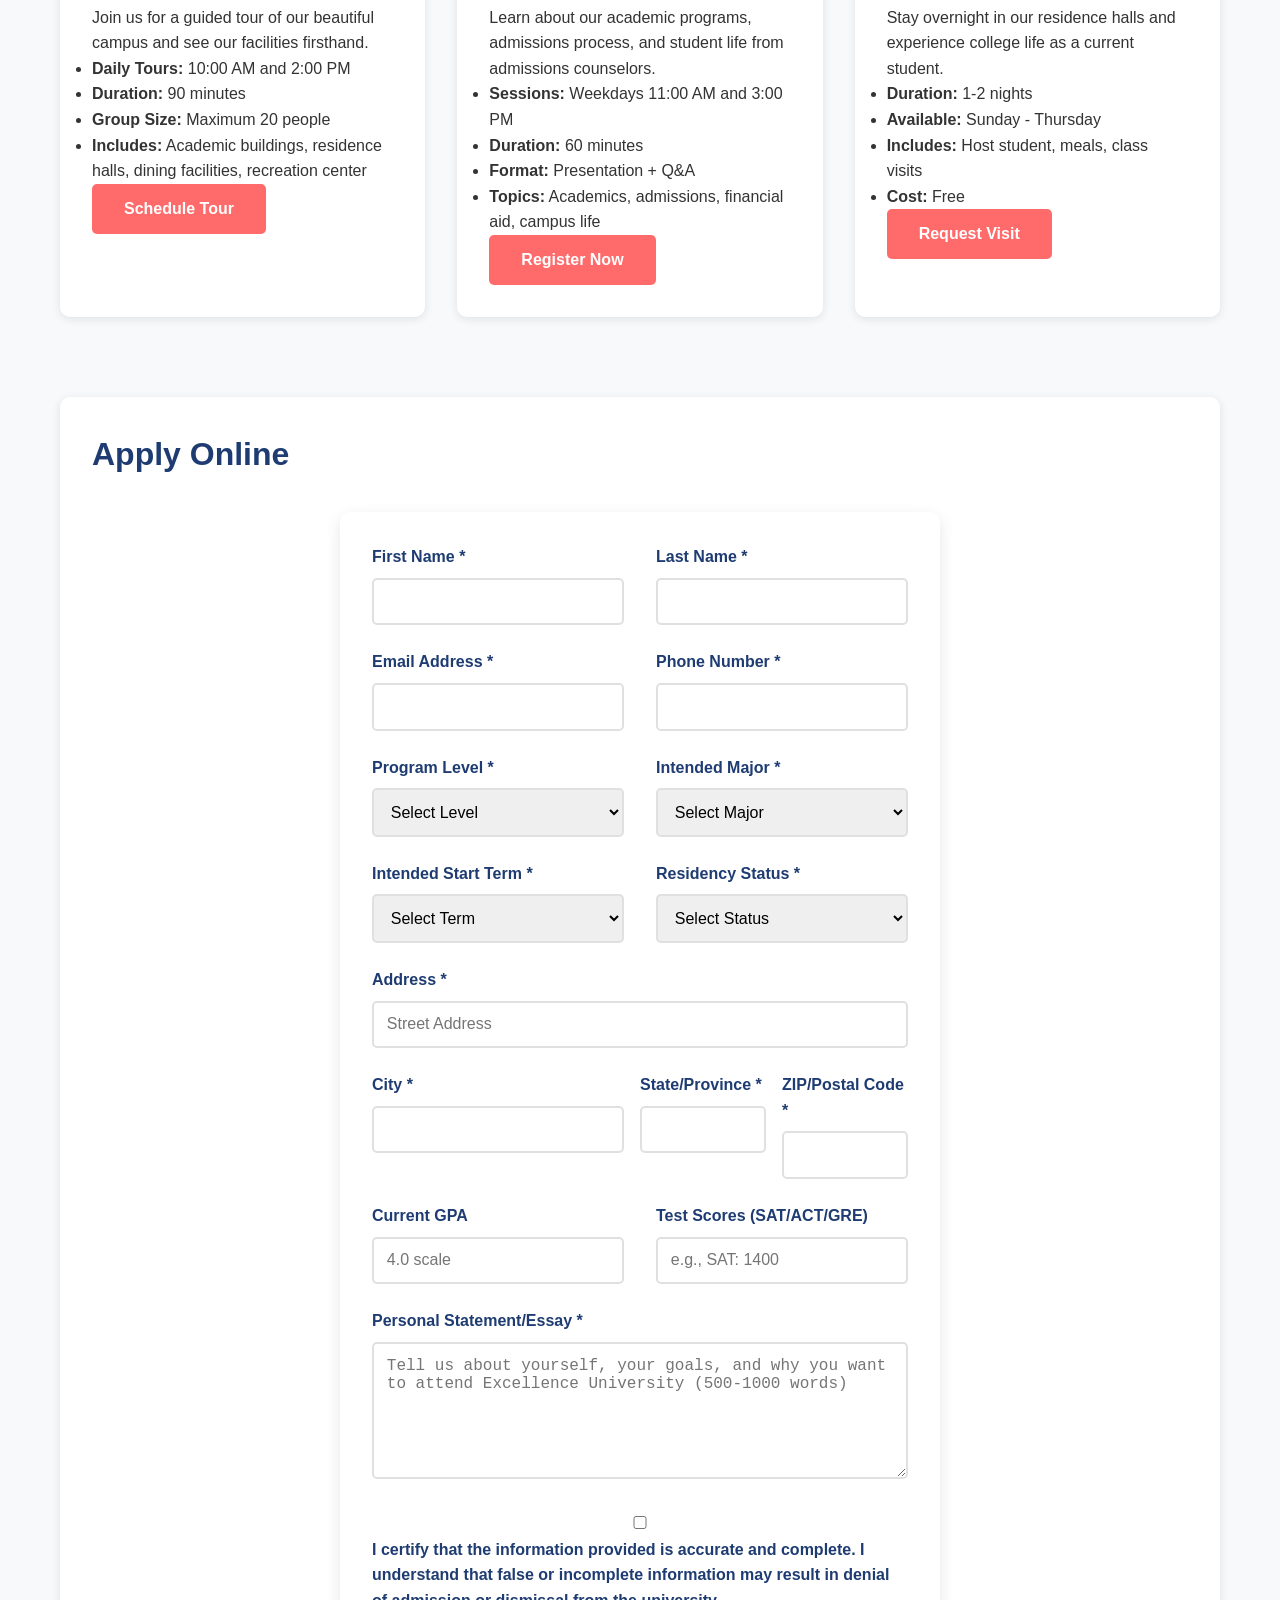
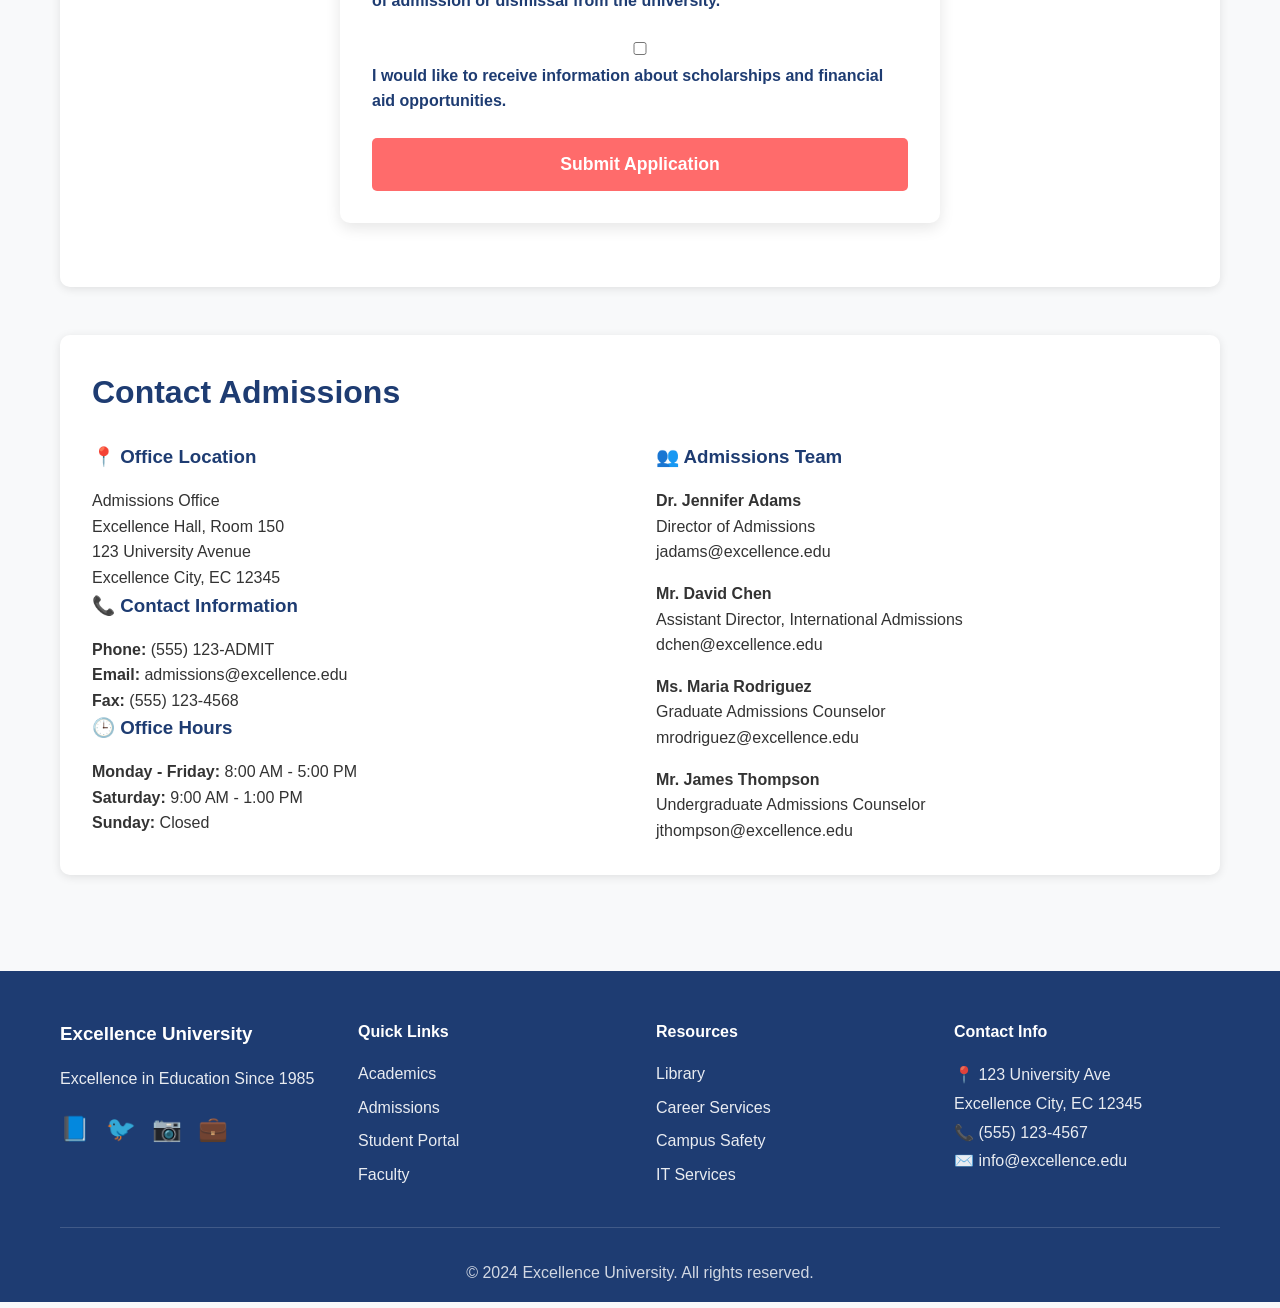
<file: HTML/admissions.html>
<!DOCTYPE html>
<html lang="en">
<head>
    <meta charset="UTF-8">
    <meta name="viewport" content="width=device-width, initial-scale=1.0">
    <title>Admissions - Excellence University</title>
    <link rel="stylesheet" href="../CSS/style.css">
</head>
<body>
    <!-- Header Section -->
    <header class="header">
        <div class="container">
            <div class="logo">
                <h1>Excellence University</h1>
                <p class="tagline">Excellence in Education Since 1985</p>
            </div>
            <nav class="nav">
                <ul>
                    <li><a href="index.html">Home</a></li>
                    <li><a href="about.html">About</a></li>
                    <li><a href="academics.html">Academics</a></li>
                    <li><a href="admissions.html" class="active">Admissions</a></li>
                    <li><a href="faculty.html">Faculty</a></li>
                    <li><a href="student-portal.html">Student Portal</a></li>
                    <li><a href="news.html">News & Events</a></li>
                    <li><a href="gallery.html">Gallery</a></li>
                    <li><a href="contact.html">Contact</a></li>
                </ul>
            </nav>
            <div class="mobile-menu-toggle">
                <span></span>
                <span></span>
                <span></span>
            </div>
        </div>
    </header>

    <!-- Page Header -->
    <section class="page-header">
        <div class="container">
            <h1>Admissions</h1>
            <p>Begin your journey to excellence - Apply today!</p>
        </div>
    </section>

    <!-- Page Content -->
    <section class="page-content">
        <div class="container">
            <!-- Quick Apply Section -->
            <div class="content-section">
                <div class="card" style="text-align: center; background: linear-gradient(135deg, #667eea 0%, #764ba2 100%); color: white;">
                    <h2>Ready to Apply?</h2>
                    <p>Start your application today and join the Excellence University community</p>
                    <div style="margin-top: 2rem;">
                        <a href="#application-form" class="btn btn-primary" style="background: white; color: #667eea; margin-right: 1rem;">Apply Now</a>
                        <a href="#requirements" class="btn btn-secondary">View Requirements</a>
                    </div>
                </div>
            </div>

            <!-- Admission Requirements -->
            <div class="content-section" id="requirements">
                <h2>Admission Requirements</h2>
                <div style="display: grid; grid-template-columns: repeat(auto-fit, minmax(400px, 1fr)); gap: 2rem;">
                    <div class="card">
                        <h3>🎓 Undergraduate Admissions</h3>
                        <h4>Academic Requirements:</h4>
                        <ul>
                            <li>High school diploma or equivalent</li>
                            <li>Minimum GPA of 3.0 (4.0 scale)</li>
                            <li>SAT score of 1200+ or ACT score of 26+</li>
                            <li>4 years English, 3 years Math, 3 years Science</li>
                            <li>2 years Social Studies, 2 years Foreign Language</li>
                        </ul>
                        
                        <h4>Required Documents:</h4>
                        <ul>
                            <li>Completed application form</li>
                            <li>Official high school transcripts</li>
                            <li>SAT or ACT scores</li>
                            <li>Letter of recommendation</li>
                            <li>Personal essay (500 words)</li>
                            <li>Application fee ($50)</li>
                        </ul>
                        
                        <p><strong>Application Deadline:</strong> January 15 (Fall), October 1 (Spring)</p>
                    </div>
                    
                    <div class="card">
                        <h3>🎓 Graduate Admissions</h3>
                        <h4>Academic Requirements:</h4>
                        <ul>
                            <li>Bachelor's degree from accredited institution</li>
                            <li>Minimum GPA of 3.0 in undergraduate work</li>
                            <li>GRE/GMAT scores (program dependent)</li>
                            <li>Prerequisites for specific programs</li>
                            <li>English proficiency (international students)</li>
                        </ul>
                        
                        <h4>Required Documents:</h4>
                        <ul>
                            <li>Completed graduate application</li>
                            <li>Official transcripts from all colleges</li>
                            <li>3 letters of recommendation</li>
                            <li>Statement of purpose (1000 words)</li>
                            <li>Resume/CV</li>
                            <li>Application fee ($75)</li>
                        </ul>
                        
                        <p><strong>Application Deadline:</strong> December 1 (Fall), September 1 (Spring)</p>
                    </div>
                </div>
            </div>

            <!-- Tuition and Financial Aid -->
            <div class="content-section">
                <h2>Tuition & Financial Aid</h2>
                <div class="two-column">
                    <div class="card">
                        <h3>💰 Tuition & Fees (2024-2025)</h3>
                        <h4>Undergraduate (per year):</h4>
                        <ul>
                            <li><strong>In-State:</strong> $15,000</li>
                            <li><strong>Out-of-State:</strong> $28,000</li>
                            <li><strong>Room & Board:</strong> $12,000</li>
                            <li><strong>Books & Supplies:</strong> $1,500</li>
                            <li><strong>Personal Expenses:</strong> $2,500</li>
                        </ul>
                        
                        <h4>Graduate (per year):</h4>
                        <ul>
                            <li><strong>In-State:</strong> $18,000</li>
                            <li><strong>Out-of-State:</strong> $32,000</li>
                            <li><strong>Professional Programs:</strong> $35,000 - $45,000</li>
                        </ul>
                    </div>
                    
                    <div class="card">
                        <h3>🎯 Financial Aid</h3>
                        <p>We're committed to making education affordable. Over 85% of our students receive some form of financial assistance.</p>
                        
                        <h4>Types of Aid:</h4>
                        <ul>
                            <li><strong>Merit Scholarships:</strong> $2,000 - $15,000</li>
                            <li><strong>Need-based Grants:</strong> Up to full tuition</li>
                            <li><strong>Federal Pell Grant:</strong> Up to $7,395</li>
                            <li><strong>Work-Study Programs:</strong> $2,000 - $4,000</li>
                            <li><strong>Student Loans:</strong> Federal and private options</li>
                        </ul>
                        
                        <h4>Important Dates:</h4>
                        <ul>
                            <li><strong>FAFSA Priority Deadline:</strong> March 1</li>
                            <li><strong>Scholarship Applications:</strong> December 15</li>
                            <li><strong>Aid Notification:</strong> April 1</li>
                        </ul>
                        
                        <a href="#financial-aid-form" class="btn btn-primary">Apply for Financial Aid</a>
                    </div>
                </div>
            </div>

            <!-- Application Process -->
            <div class="content-section">
                <div class="card">
                    <h2>Application Process</h2>
                    <div style="display: grid; grid-template-columns: repeat(auto-fit, minmax(250px, 1fr)); gap: 2rem; margin-top: 2rem;">
                        <div style="text-align: center; padding: 2rem; border: 2px solid #1e3c72; border-radius: 10px;">
                            <div style="font-size: 3rem; color: #1e3c72; margin-bottom: 1rem;">1️⃣</div>
                            <h3>Submit Application</h3>
                            <p>Complete and submit your online application with all required documents and fees.</p>
                        </div>
                        
                        <div style="text-align: center; padding: 2rem; border: 2px solid #1e3c72; border-radius: 10px;">
                            <div style="font-size: 3rem; color: #1e3c72; margin-bottom: 1rem;">2️⃣</div>
                            <h3>Review Process</h3>
                            <p>Our admissions committee carefully reviews all applications and supporting materials.</p>
                        </div>
                        
                        <div style="text-align: center; padding: 2rem; border: 2px solid #1e3c72; border-radius: 10px;">
                            <div style="font-size: 3rem; color: #1e3c72; margin-bottom: 1rem;">3️⃣</div>
                            <h3>Decision Notification</h3>
                            <p>Receive your admission decision via email and your online application portal.</p>
                        </div>
                        
                        <div style="text-align: center; padding: 2rem; border: 2px solid #1e3c72; border-radius: 10px;">
                            <div style="font-size: 3rem; color: #1e3c72; margin-bottom: 1rem;">4️⃣</div>
                            <h3>Confirm Enrollment</h3>
                            <p>Accept your admission offer and submit your enrollment deposit to secure your spot.</p>
                        </div>
                    </div>
                </div>
            </div>

            <!-- International Students -->
            <div class="content-section">
                <div class="card">
                    <h2>🌍 International Students</h2>
                    <div class="two-column">
                        <div>
                            <h3>Additional Requirements:</h3>
                            <ul>
                                <li><strong>English Proficiency:</strong>
                                    <ul>
                                        <li>TOEFL iBT: 80+ (Undergraduate), 90+ (Graduate)</li>
                                        <li>IELTS: 6.5+ (Undergraduate), 7.0+ (Graduate)</li>
                                        <li>Duolingo: 110+ (Undergraduate), 120+ (Graduate)</li>
                                    </ul>
                                </li>
                                <li>Financial Documentation (I-20 form)</li>
                                <li>Passport copy</li>
                                <li>Credential evaluation (WES recommended)</li>
                            </ul>
                            
                            <h3>Support Services:</h3>
                            <ul>
                                <li>International Student Orientation</li>
                                <li>Academic English Support</li>
                                <li>Cultural Adjustment Programs</li>
                                <li>Immigration Advising</li>
                                <li>International Student Association</li>
                            </ul>
                        </div>
                        <div>
                            <h3>Estimated Costs (International Students):</h3>
                            <ul>
                                <li><strong>Tuition:</strong> $32,000/year</li>
                                <li><strong>Room & Board:</strong> $12,000/year</li>
                                <li><strong>Health Insurance:</strong> $2,500/year</li>
                                <li><strong>Personal Expenses:</strong> $3,000/year</li>
                                <li><strong>Total:</strong> ~$49,500/year</li>
                            </ul>
                            
                            <h3>Scholarships Available:</h3>
                            <ul>
                                <li>International Merit Scholarship ($5,000-$10,000)</li>
                                <li>Global Leadership Award ($15,000)</li>
                                <li>Regional Scholarships (varies by country)</li>
                                <li>Graduate Assistantships</li>
                            </ul>
                            
                            <a href="#international-form" class="btn btn-primary">International Application</a>
                        </div>
                    </div>
                </div>
            </div>

            <!-- Campus Tours and Info Sessions -->
            <div class="content-section">
                <h2>Visit Our Campus</h2>
                <div style="display: grid; grid-template-columns: repeat(auto-fit, minmax(300px, 1fr)); gap: 2rem;">
                    <div class="card">
                        <h3>🚶‍♂️ Campus Tours</h3>
                        <p>Join us for a guided tour of our beautiful campus and see our facilities firsthand.</p>
                        <ul>
                            <li><strong>Daily Tours:</strong> 10:00 AM and 2:00 PM</li>
                            <li><strong>Duration:</strong> 90 minutes</li>
                            <li><strong>Group Size:</strong> Maximum 20 people</li>
                            <li><strong>Includes:</strong> Academic buildings, residence halls, dining facilities, recreation center</li>
                        </ul>
                        <button class="btn btn-primary" onclick="showNotification('Campus tour scheduled successfully!', 'success')">Schedule Tour</button>
                    </div>
                    
                    <div class="card">
                        <h3>💬 Information Sessions</h3>
                        <p>Learn about our academic programs, admissions process, and student life from admissions counselors.</p>
                        <ul>
                            <li><strong>Sessions:</strong> Weekdays 11:00 AM and 3:00 PM</li>
                            <li><strong>Duration:</strong> 60 minutes</li>
                            <li><strong>Format:</strong> Presentation + Q&A</li>
                            <li><strong>Topics:</strong> Academics, admissions, financial aid, campus life</li>
                        </ul>
                        <button class="btn btn-primary" onclick="showNotification('Information session registered successfully!', 'success')">Register Now</button>
                    </div>
                    
                    <div class="card">
                        <h3>🏠 Overnight Visits</h3>
                        <p>Stay overnight in our residence halls and experience college life as a current student.</p>
                        <ul>
                            <li><strong>Duration:</strong> 1-2 nights</li>
                            <li><strong>Available:</strong> Sunday - Thursday</li>
                            <li><strong>Includes:</strong> Host student, meals, class visits</li>
                            <li><strong>Cost:</strong> Free</li>
                        </ul>
                        <button class="btn btn-primary" onclick="showNotification('Overnight visit request submitted!', 'success')">Request Visit</button>
                    </div>
                </div>
            </div>

            <!-- Application Forms -->
            <div class="content-section" id="application-form">
                <div class="card">
                    <h2>Apply Online</h2>
                    <div class="form-container">
                        <form id="admission-form">
                            <div class="two-column">
                                <div class="form-group">
                                    <label for="first-name">First Name *</label>
                                    <input type="text" id="first-name" name="first-name" required>
                                </div>
                                <div class="form-group">
                                    <label for="last-name">Last Name *</label>
                                    <input type="text" id="last-name" name="last-name" required>
                                </div>
                            </div>
                            
                            <div class="two-column">
                                <div class="form-group">
                                    <label for="email">Email Address *</label>
                                    <input type="email" id="email" name="email" required>
                                </div>
                                <div class="form-group">
                                    <label for="phone">Phone Number *</label>
                                    <input type="tel" id="phone" name="phone" required>
                                </div>
                            </div>
                            
                            <div class="two-column">
                                <div class="form-group">
                                    <label for="program-level">Program Level *</label>
                                    <select id="program-level" name="program-level" required>
                                        <option value="">Select Level</option>
                                        <option value="undergraduate">Undergraduate</option>
                                        <option value="graduate">Graduate</option>
                                        <option value="doctoral">Doctoral</option>
                                    </select>
                                </div>
                                <div class="form-group">
                                    <label for="intended-major">Intended Major *</label>
                                    <select id="intended-major" name="intended-major" required>
                                        <option value="">Select Major</option>
                                        <option value="computer-science">Computer Science</option>
                                        <option value="engineering">Engineering</option>
                                        <option value="business">Business</option>
                                        <option value="medicine">Medicine</option>
                                        <option value="arts-sciences">Arts & Sciences</option>
                                        <option value="education">Education</option>
                                    </select>
                                </div>
                            </div>
                            
                            <div class="two-column">
                                <div class="form-group">
                                    <label for="start-term">Intended Start Term *</label>
                                    <select id="start-term" name="start-term" required>
                                        <option value="">Select Term</option>
                                        <option value="fall-2025">Fall 2025</option>
                                        <option value="spring-2025">Spring 2025</option>
                                        <option value="summer-2025">Summer 2025</option>
                                    </select>
                                </div>
                                <div class="form-group">
                                    <label for="residency">Residency Status *</label>
                                    <select id="residency" name="residency" required>
                                        <option value="">Select Status</option>
                                        <option value="in-state">In-State</option>
                                        <option value="out-of-state">Out-of-State</option>
                                        <option value="international">International</option>
                                    </select>
                                </div>
                            </div>
                            
                            <div class="form-group">
                                <label for="address">Address *</label>
                                <input type="text" id="address" name="address" placeholder="Street Address" required>
                            </div>
                            
                            <div style="display: grid; grid-template-columns: 2fr 1fr 1fr; gap: 1rem;">
                                <div class="form-group">
                                    <label for="city">City *</label>
                                    <input type="text" id="city" name="city" required>
                                </div>
                                <div class="form-group">
                                    <label for="state">State/Province *</label>
                                    <input type="text" id="state" name="state" required>
                                </div>
                                <div class="form-group">
                                    <label for="zip">ZIP/Postal Code *</label>
                                    <input type="text" id="zip" name="zip" required>
                                </div>
                            </div>
                            
                            <div class="two-column">
                                <div class="form-group">
                                    <label for="gpa">Current GPA</label>
                                    <input type="number" id="gpa" name="gpa" min="0" max="4" step="0.01" placeholder="4.0 scale">
                                </div>
                                <div class="form-group">
                                    <label for="test-scores">Test Scores (SAT/ACT/GRE)</label>
                                    <input type="text" id="test-scores" name="test-scores" placeholder="e.g., SAT: 1400">
                                </div>
                            </div>
                            
                            <div class="form-group">
                                <label for="essay">Personal Statement/Essay *</label>
                                <textarea id="essay" name="essay" rows="6" placeholder="Tell us about yourself, your goals, and why you want to attend Excellence University (500-1000 words)" required></textarea>
                            </div>
                            
                            <div class="form-group">
                                <label>
                                    <input type="checkbox" required>
                                    I certify that the information provided is accurate and complete. I understand that false or incomplete information may result in denial of admission or dismissal from the university.
                                </label>
                            </div>
                            
                            <div class="form-group">
                                <label>
                                    <input type="checkbox">
                                    I would like to receive information about scholarships and financial aid opportunities.
                                </label>
                            </div>
                            
                            <button type="submit" class="btn btn-primary" style="width: 100%; padding: 1rem; font-size: 1.1rem;">Submit Application</button>
                        </form>
                    </div>
                </div>
            </div>

            <!-- Contact Admissions -->
            <div class="content-section">
                <div class="card">
                    <h2>Contact Admissions</h2>
                    <div class="two-column">
                        <div>
                            <h3>📍 Office Location</h3>
                            <p>Admissions Office<br>
                            Excellence Hall, Room 150<br>
                            123 University Avenue<br>
                            Excellence City, EC 12345</p>
                            
                            <h3>📞 Contact Information</h3>
                            <p><strong>Phone:</strong> (555) 123-ADMIT<br>
                            <strong>Email:</strong> admissions@excellence.edu<br>
                            <strong>Fax:</strong> (555) 123-4568</p>
                            
                            <h3>🕒 Office Hours</h3>
                            <p><strong>Monday - Friday:</strong> 8:00 AM - 5:00 PM<br>
                            <strong>Saturday:</strong> 9:00 AM - 1:00 PM<br>
                            <strong>Sunday:</strong> Closed</p>
                        </div>
                        <div>
                            <h3>👥 Admissions Team</h3>
                            <div style="margin-bottom: 1rem;">
                                <strong>Dr. Jennifer Adams</strong><br>
                                Director of Admissions<br>
                                jadams@excellence.edu
                            </div>
                            
                            <div style="margin-bottom: 1rem;">
                                <strong>Mr. David Chen</strong><br>
                                Assistant Director, International Admissions<br>
                                dchen@excellence.edu
                            </div>
                            
                            <div style="margin-bottom: 1rem;">
                                <strong>Ms. Maria Rodriguez</strong><br>
                                Graduate Admissions Counselor<br>
                                mrodriguez@excellence.edu
                            </div>
                            
                            <div>
                                <strong>Mr. James Thompson</strong><br>
                                Undergraduate Admissions Counselor<br>
                                jthompson@excellence.edu
                            </div>
                        </div>
                    </div>
                </div>
            </div>
        </div>
    </section>

    <!-- Footer -->
    <footer class="footer">
        <div class="container">
            <div class="footer-content">
                <div class="footer-section">
                    <h3>Excellence University</h3>
                    <p>Excellence in Education Since 1985</p>
                    <div class="social-links">
                        <a href="#">📘</a>
                        <a href="#">🐦</a>
                        <a href="#">📷</a>
                        <a href="#">💼</a>
                    </div>
                </div>
                <div class="footer-section">
                    <h4>Quick Links</h4>
                    <ul>
                        <li><a href="academics.html">Academics</a></li>
                        <li><a href="admissions.html">Admissions</a></li>
                        <li><a href="student-portal.html">Student Portal</a></li>
                        <li><a href="faculty.html">Faculty</a></li>
                    </ul>
                </div>
                <div class="footer-section">
                    <h4>Resources</h4>
                    <ul>
                        <li><a href="#">Library</a></li>
                        <li><a href="#">Career Services</a></li>
                        <li><a href="#">Campus Safety</a></li>
                        <li><a href="#">IT Services</a></li>
                    </ul>
                </div>
                <div class="footer-section">
                    <h4>Contact Info</h4>
                    <p>📍 123 University Ave<br>Excellence City, EC 12345</p>
                    <p>📞 (555) 123-4567</p>
                    <p>✉️ info@excellence.edu</p>
                </div>
            </div>
            <div class="footer-bottom">
                <p>&copy; 2024 Excellence University. All rights reserved.</p>
            </div>
        </div>
    </footer>

    <script src="../CSS/script.js"></script>
    <script>
        // Form submission handler
        document.getElementById('admission-form').addEventListener('submit', function(e) {
            e.preventDefault();
            showNotification('Application submitted successfully! You will receive a confirmation email shortly.', 'success');
            // Reset form after successful submission
            setTimeout(() => {
                this.reset();
            }, 2000);
        });
    </script>
</body>
</html>
</file>
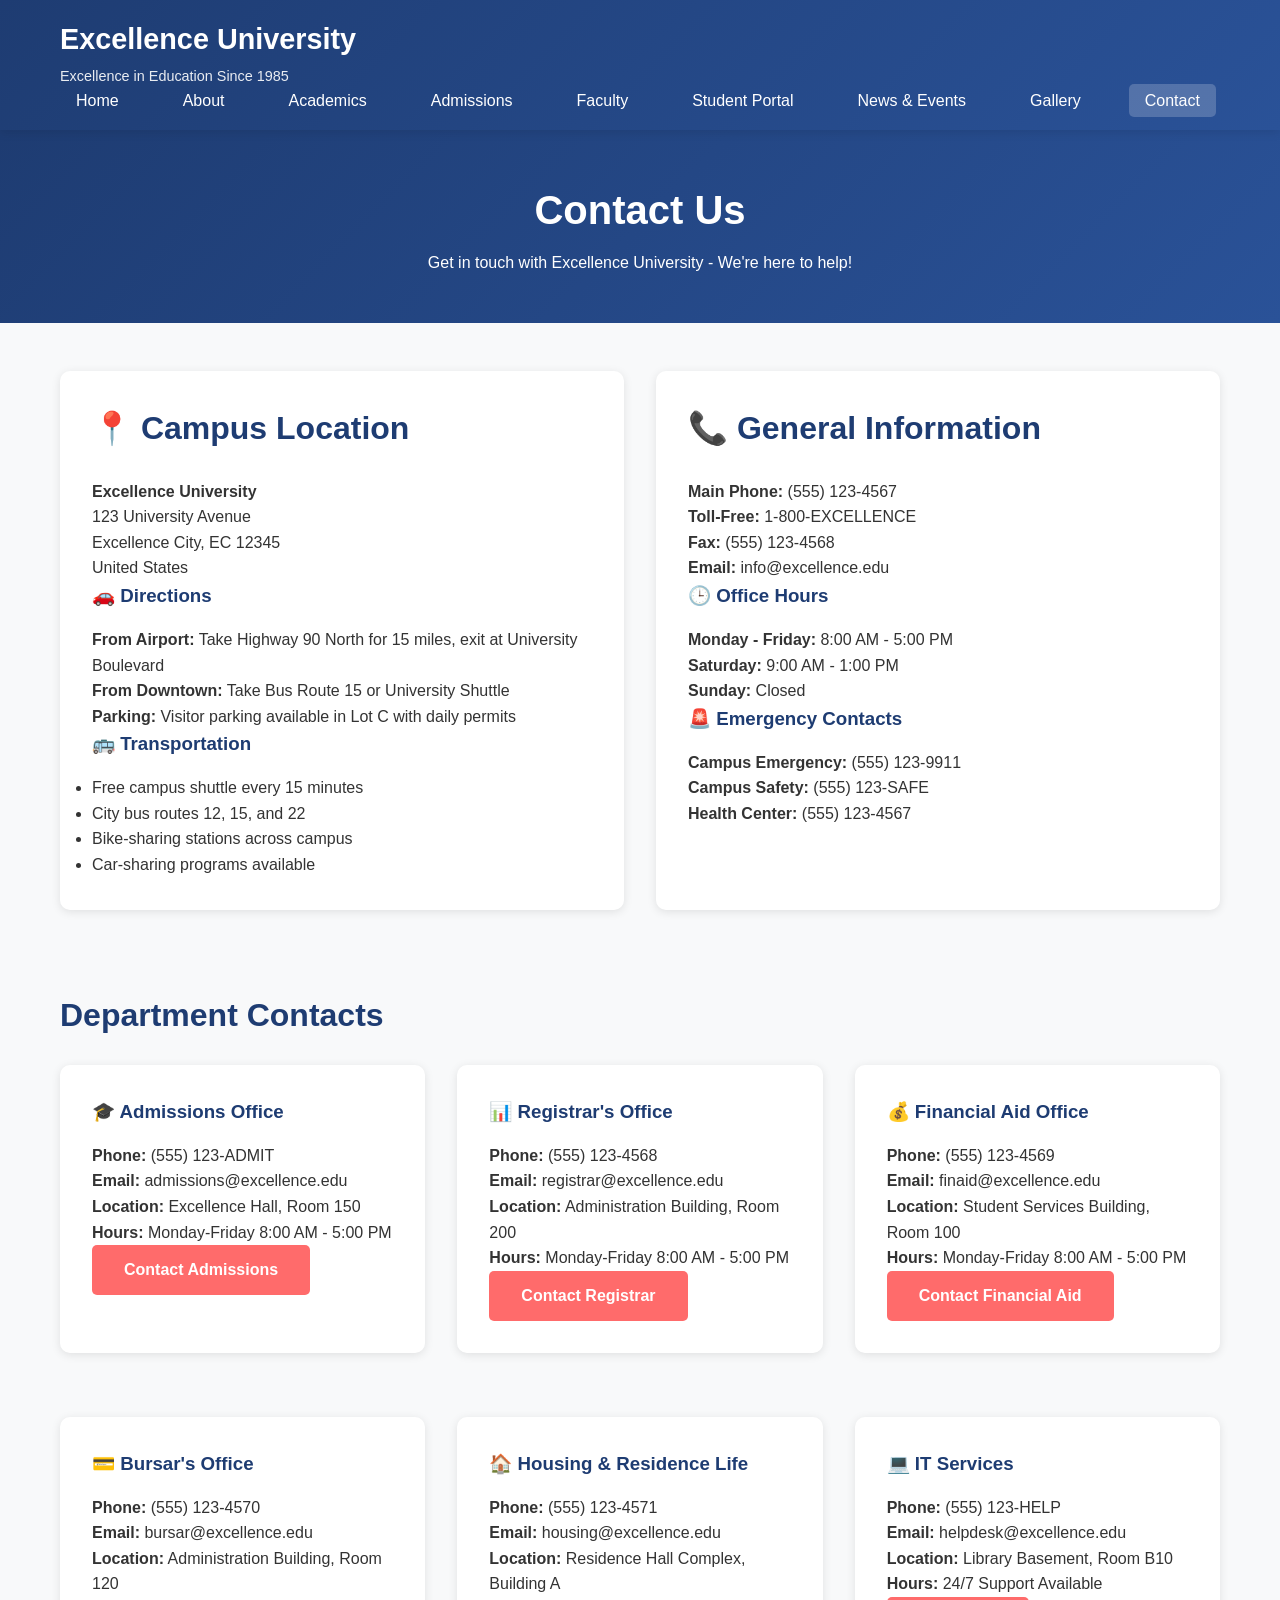
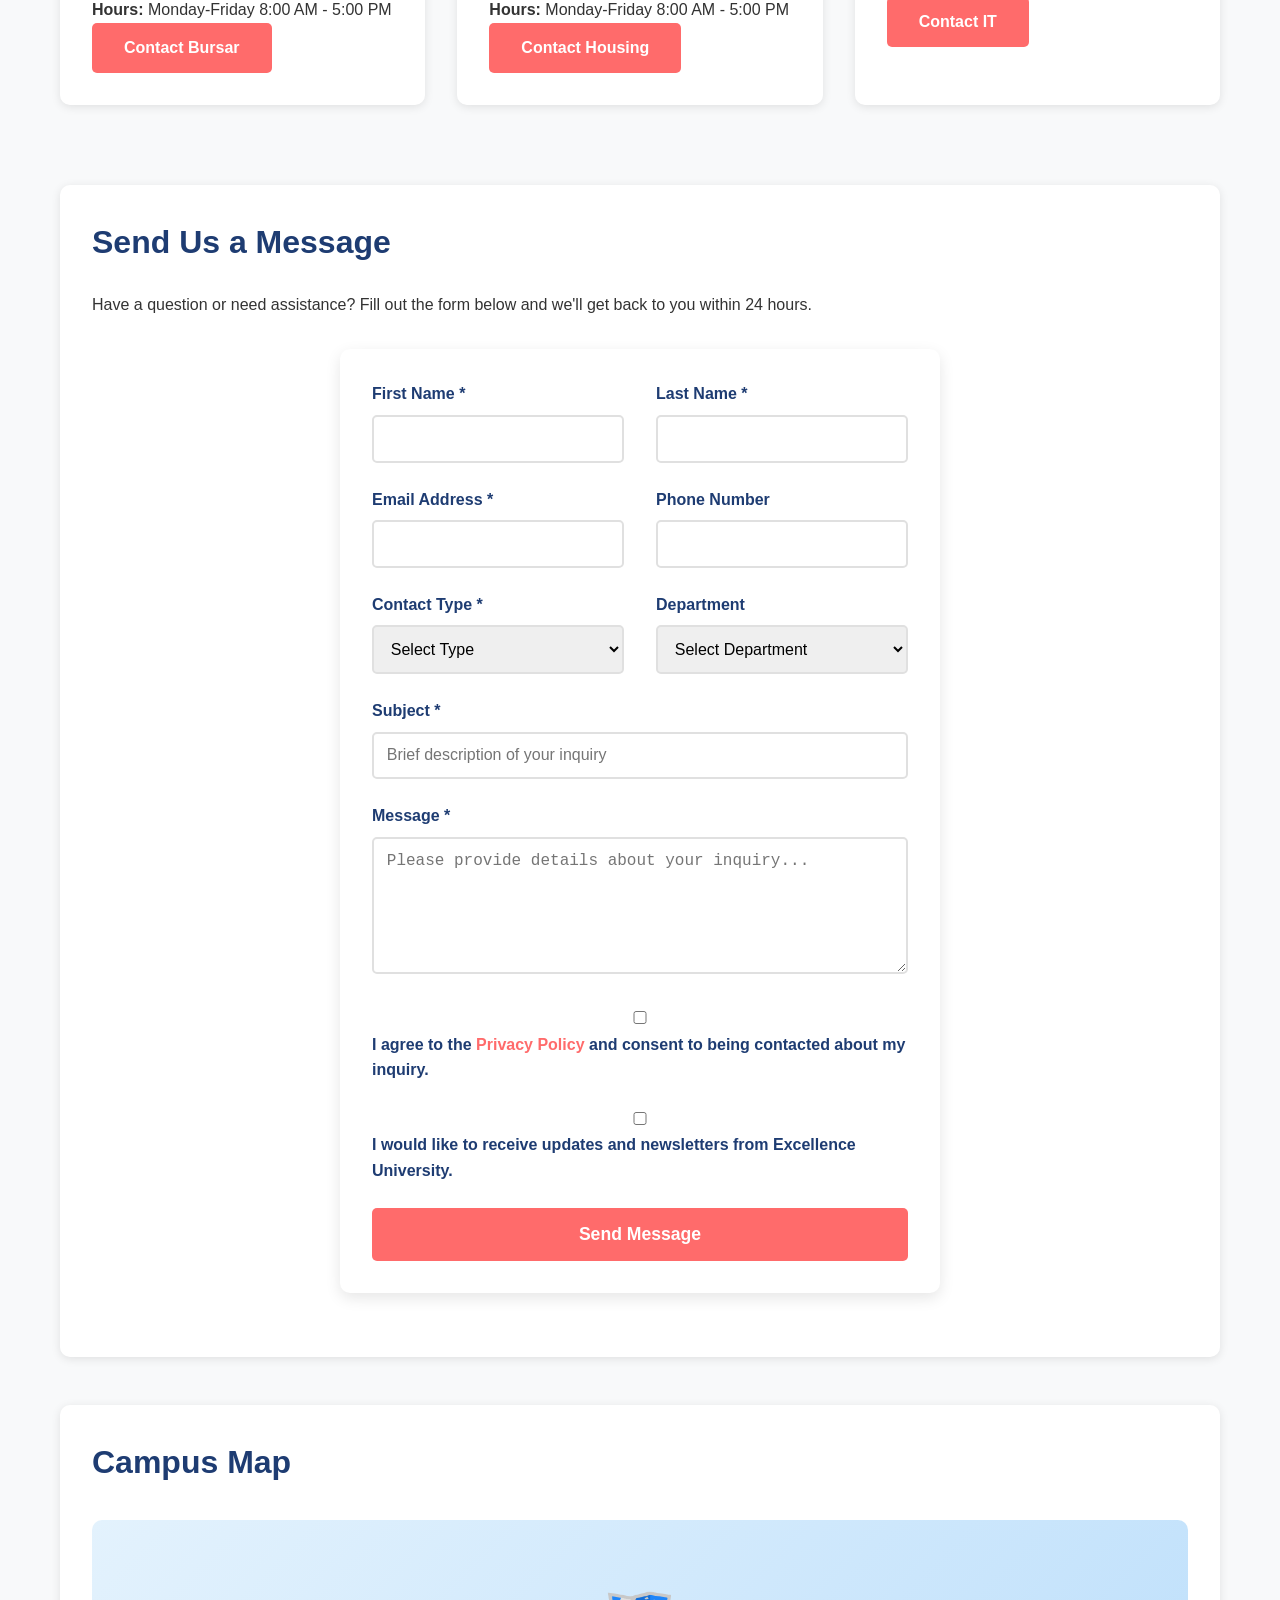
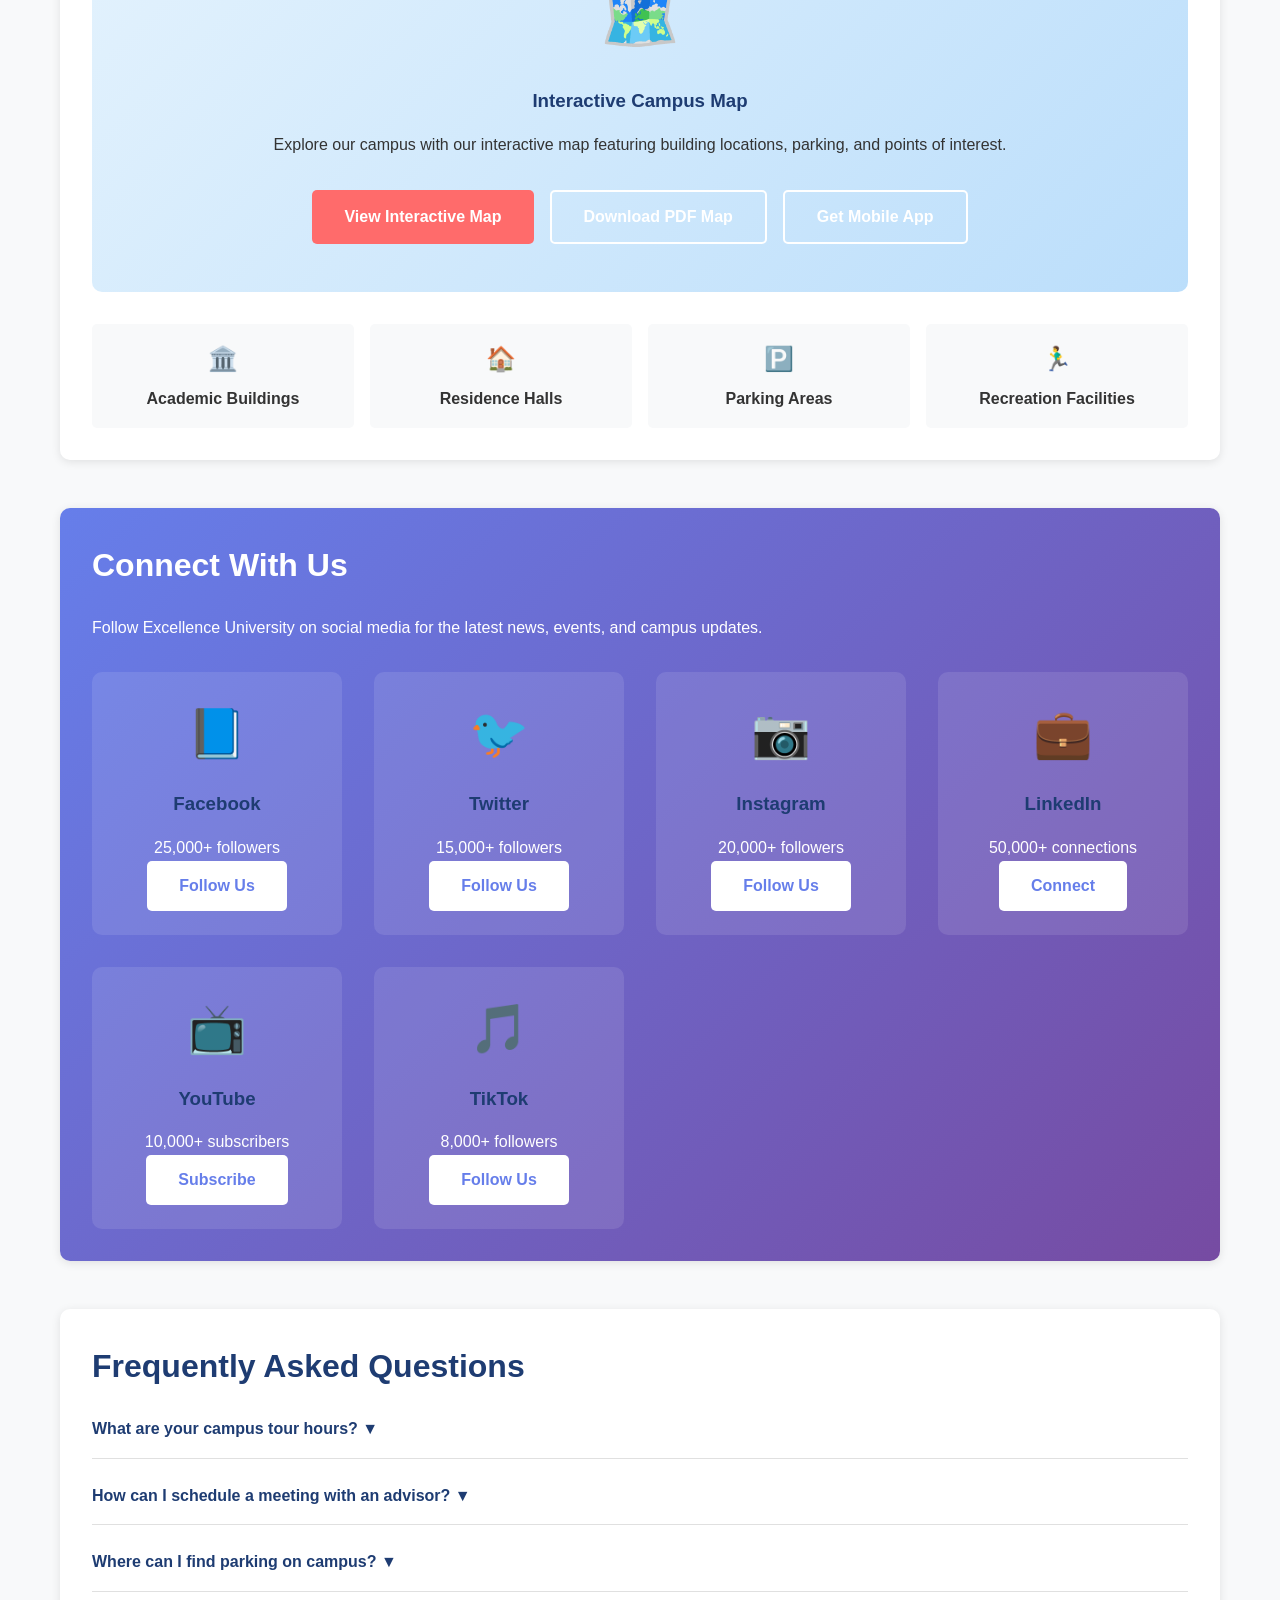
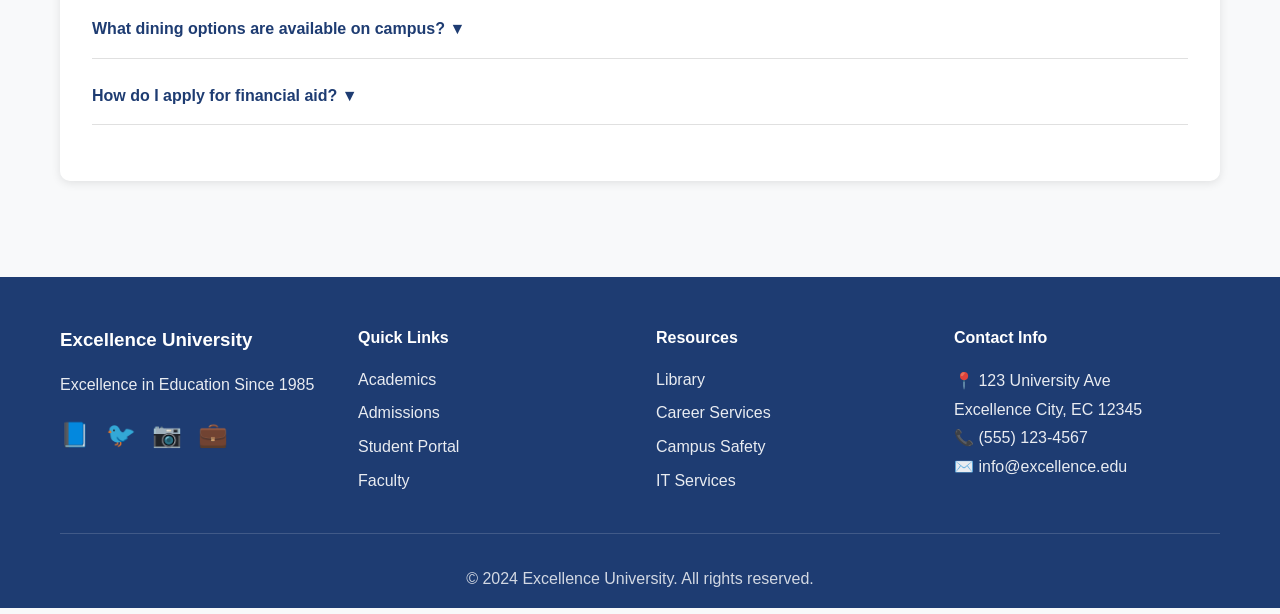
<file: HTML/contact.html>
<!DOCTYPE html>
<html lang="en">
<head>
    <meta charset="UTF-8">
    <meta name="viewport" content="width=device-width, initial-scale=1.0">
    <title>Contact - Excellence University</title>
    <link rel="stylesheet" href="../CSS/style.css">
</head>
<body>
    <!-- Header Section -->
    <header class="header">
        <div class="container">
            <div class="logo">
                <h1>Excellence University</h1>
                <p class="tagline">Excellence in Education Since 1985</p>
            </div>
            <nav class="nav">
                <ul>
                    <li><a href="index.html">Home</a></li>
                    <li><a href="about.html">About</a></li>
                    <li><a href="academics.html">Academics</a></li>
                    <li><a href="admissions.html">Admissions</a></li>
                    <li><a href="faculty.html">Faculty</a></li>
                    <li><a href="student-portal.html">Student Portal</a></li>
                    <li><a href="news.html">News & Events</a></li>
                    <li><a href="gallery.html">Gallery</a></li>
                    <li><a href="contact.html" class="active">Contact</a></li>
                </ul>
            </nav>
            <div class="mobile-menu-toggle">
                <span></span>
                <span></span>
                <span></span>
            </div>
        </div>
    </header>

    <!-- Page Header -->
    <section class="page-header">
        <div class="container">
            <h1>Contact Us</h1>
            <p>Get in touch with Excellence University - We're here to help!</p>
        </div>
    </section>

    <!-- Page Content -->
    <section class="page-content">
        <div class="container">
            <!-- Contact Information -->
            <div class="content-section">
                <div class="two-column">
                    <div class="card">
                        <h2>📍 Campus Location</h2>
                        <p><strong>Excellence University</strong><br>
                        123 University Avenue<br>
                        Excellence City, EC 12345<br>
                        United States</p>
                        
                        <h3>🚗 Directions</h3>
                        <p><strong>From Airport:</strong> Take Highway 90 North for 15 miles, exit at University Boulevard</p>
                        <p><strong>From Downtown:</strong> Take Bus Route 15 or University Shuttle</p>
                        <p><strong>Parking:</strong> Visitor parking available in Lot C with daily permits</p>
                        
                        <h3>🚌 Transportation</h3>
                        <ul>
                            <li>Free campus shuttle every 15 minutes</li>
                            <li>City bus routes 12, 15, and 22</li>
                            <li>Bike-sharing stations across campus</li>
                            <li>Car-sharing programs available</li>
                        </ul>
                    </div>
                    
                    <div class="card">
                        <h2>📞 General Information</h2>
                        <p><strong>Main Phone:</strong> (555) 123-4567<br>
                        <strong>Toll-Free:</strong> 1-800-EXCELLENCE<br>
                        <strong>Fax:</strong> (555) 123-4568<br>
                        <strong>Email:</strong> info@excellence.edu</p>
                        
                        <h3>🕒 Office Hours</h3>
                        <p><strong>Monday - Friday:</strong> 8:00 AM - 5:00 PM<br>
                        <strong>Saturday:</strong> 9:00 AM - 1:00 PM<br>
                        <strong>Sunday:</strong> Closed</p>
                        
                        <h3>🚨 Emergency Contacts</h3>
                        <p><strong>Campus Emergency:</strong> (555) 123-9911<br>
                        <strong>Campus Safety:</strong> (555) 123-SAFE<br>
                        <strong>Health Center:</strong> (555) 123-4567</p>
                    </div>
                </div>
            </div>

            <!-- Department Contacts -->
            <div class="content-section">
                <h2>Department Contacts</h2>
                <div style="display: grid; grid-template-columns: repeat(auto-fit, minmax(300px, 1fr)); gap: 2rem;">
                    
                    <div class="card">
                        <h3>🎓 Admissions Office</h3>
                        <p><strong>Phone:</strong> (555) 123-ADMIT<br>
                        <strong>Email:</strong> admissions@excellence.edu<br>
                        <strong>Location:</strong> Excellence Hall, Room 150</p>
                        <p><strong>Hours:</strong> Monday-Friday 8:00 AM - 5:00 PM</p>
                        <button class="btn btn-primary" onclick="showNotification('Admissions contact information copied!', 'success')">Contact Admissions</button>
                    </div>

                    <div class="card">
                        <h3>📊 Registrar's Office</h3>
                        <p><strong>Phone:</strong> (555) 123-4568<br>
                        <strong>Email:</strong> registrar@excellence.edu<br>
                        <strong>Location:</strong> Administration Building, Room 200</p>
                        <p><strong>Hours:</strong> Monday-Friday 8:00 AM - 5:00 PM</p>
                        <button class="btn btn-primary" onclick="showNotification('Registrar contact information copied!', 'success')">Contact Registrar</button>
                    </div>

                    <div class="card">
                        <h3>💰 Financial Aid Office</h3>
                        <p><strong>Phone:</strong> (555) 123-4569<br>
                        <strong>Email:</strong> finaid@excellence.edu<br>
                        <strong>Location:</strong> Student Services Building, Room 100</p>
                        <p><strong>Hours:</strong> Monday-Friday 8:00 AM - 5:00 PM</p>
                        <button class="btn btn-primary" onclick="showNotification('Financial Aid contact information copied!', 'success')">Contact Financial Aid</button>
                    </div>

                    <div class="card">
                        <h3>💳 Bursar's Office</h3>
                        <p><strong>Phone:</strong> (555) 123-4570<br>
                        <strong>Email:</strong> bursar@excellence.edu<br>
                        <strong>Location:</strong> Administration Building, Room 120</p>
                        <p><strong>Hours:</strong> Monday-Friday 8:00 AM - 5:00 PM</p>
                        <button class="btn btn-primary" onclick="showNotification('Bursar contact information copied!', 'success')">Contact Bursar</button>
                    </div>

                    <div class="card">
                        <h3>🏠 Housing & Residence Life</h3>
                        <p><strong>Phone:</strong> (555) 123-4571<br>
                        <strong>Email:</strong> housing@excellence.edu<br>
                        <strong>Location:</strong> Residence Hall Complex, Building A</p>
                        <p><strong>Hours:</strong> Monday-Friday 8:00 AM - 5:00 PM</p>
                        <button class="btn btn-primary" onclick="showNotification('Housing contact information copied!', 'success')">Contact Housing</button>
                    </div>

                    <div class="card">
                        <h3>💻 IT Services</h3>
                        <p><strong>Phone:</strong> (555) 123-HELP<br>
                        <strong>Email:</strong> helpdesk@excellence.edu<br>
                        <strong>Location:</strong> Library Basement, Room B10</p>
                        <p><strong>Hours:</strong> 24/7 Support Available</p>
                        <button class="btn btn-primary" onclick="showNotification('IT Services contact information copied!', 'success')">Contact IT</button>
                    </div>
                </div>
            </div>

            <!-- Contact Form -->
            <div class="content-section">
                <div class="card">
                    <h2>Send Us a Message</h2>
                    <p>Have a question or need assistance? Fill out the form below and we'll get back to you within 24 hours.</p>
                    
                    <form id="contact-form" class="form-container">
                        <div class="two-column">
                            <div class="form-group">
                                <label for="contact-first-name">First Name *</label>
                                <input type="text" id="contact-first-name" name="first-name" required>
                            </div>
                            <div class="form-group">
                                <label for="contact-last-name">Last Name *</label>
                                <input type="text" id="contact-last-name" name="last-name" required>
                            </div>
                        </div>
                        
                        <div class="two-column">
                            <div class="form-group">
                                <label for="contact-email">Email Address *</label>
                                <input type="email" id="contact-email" name="email" required>
                            </div>
                            <div class="form-group">
                                <label for="contact-phone">Phone Number</label>
                                <input type="tel" id="contact-phone" name="phone">
                            </div>
                        </div>
                        
                        <div class="two-column">
                            <div class="form-group">
                                <label for="contact-type">Contact Type *</label>
                                <select id="contact-type" name="contact-type" required>
                                    <option value="">Select Type</option>
                                    <option value="prospective-student">Prospective Student</option>
                                    <option value="current-student">Current Student</option>
                                    <option value="parent">Parent/Guardian</option>
                                    <option value="alumni">Alumni</option>
                                    <option value="faculty-staff">Faculty/Staff</option>
                                    <option value="community">Community Member</option>
                                    <option value="media">Media Inquiry</option>
                                    <option value="other">Other</option>
                                </select>
                            </div>
                            <div class="form-group">
                                <label for="contact-department">Department</label>
                                <select id="contact-department" name="department">
                                    <option value="">Select Department</option>
                                    <option value="admissions">Admissions</option>
                                    <option value="registrar">Registrar</option>
                                    <option value="financial-aid">Financial Aid</option>
                                    <option value="bursar">Bursar</option>
                                    <option value="housing">Housing</option>
                                    <option value="it-services">IT Services</option>
                                    <option value="student-affairs">Student Affairs</option>
                                    <option value="academic-affairs">Academic Affairs</option>
                                    <option value="general">General Information</option>
                                </select>
                            </div>
                        </div>
                        
                        <div class="form-group">
                            <label for="contact-subject">Subject *</label>
                            <input type="text" id="contact-subject" name="subject" placeholder="Brief description of your inquiry" required>
                        </div>
                        
                        <div class="form-group">
                            <label for="contact-message">Message *</label>
                            <textarea id="contact-message" name="message" rows="6" placeholder="Please provide details about your inquiry..." required></textarea>
                        </div>
                        
                        <div class="form-group">
                            <label>
                                <input type="checkbox" required>
                                I agree to the <a href="#" class="btn-link">Privacy Policy</a> and consent to being contacted about my inquiry.
                            </label>
                        </div>
                        
                        <div class="form-group">
                            <label>
                                <input type="checkbox">
                                I would like to receive updates and newsletters from Excellence University.
                            </label>
                        </div>
                        
                        <button type="submit" class="btn btn-primary" style="width: 100%; padding: 1rem; font-size: 1.1rem;">Send Message</button>
                    </form>
                </div>
            </div>

            <!-- Campus Map -->
            <div class="content-section">
                <div class="card">
                    <h2>Campus Map</h2>
                    <div style="background: linear-gradient(135deg, #e3f2fd 0%, #bbdefb 100%); padding: 3rem; border-radius: 10px; text-align: center; margin: 2rem 0;">
                        <div style="font-size: 4rem; margin-bottom: 1rem;">🗺️</div>
                        <h3>Interactive Campus Map</h3>
                        <p>Explore our campus with our interactive map featuring building locations, parking, and points of interest.</p>
                        <div style="display: flex; gap: 1rem; justify-content: center; flex-wrap: wrap; margin-top: 2rem;">
                            <button class="btn btn-primary" onclick="showNotification('Interactive map opened!', 'info')">View Interactive Map</button>
                            <button class="btn btn-secondary" onclick="showNotification('Printable map downloaded!', 'success')">Download PDF Map</button>
                            <button class="btn btn-secondary" onclick="showNotification('Mobile app link sent!', 'success')">Get Mobile App</button>
                        </div>
                    </div>
                    
                    <div class="map-legend" style="display: grid; grid-template-columns: repeat(auto-fit, minmax(200px, 1fr)); gap: 1rem; margin-top: 2rem;">
                        <div style="padding: 1rem; background: #f8f9fa; border-radius: 5px; text-align: center;">
                            <div style="color: #1e3c72; font-size: 1.5rem; margin-bottom: 0.5rem;">🏛️</div>
                            <strong>Academic Buildings</strong>
                        </div>
                        <div style="padding: 1rem; background: #f8f9fa; border-radius: 5px; text-align: center;">
                            <div style="color: #1e3c72; font-size: 1.5rem; margin-bottom: 0.5rem;">🏠</div>
                            <strong>Residence Halls</strong>
                        </div>
                        <div style="padding: 1rem; background: #f8f9fa; border-radius: 5px; text-align: center;">
                            <div style="color: #1e3c72; font-size: 1.5rem; margin-bottom: 0.5rem;">🅿️</div>
                            <strong>Parking Areas</strong>
                        </div>
                        <div style="padding: 1rem; background: #f8f9fa; border-radius: 5px; text-align: center;">
                            <div style="color: #1e3c72; font-size: 1.5rem; margin-bottom: 0.5rem;">🏃‍♂️</div>
                            <strong>Recreation Facilities</strong>
                        </div>
                    </div>
                </div>
            </div>

            <!-- Social Media -->
            <div class="content-section">
                <div class="card" style="background: linear-gradient(135deg, #667eea 0%, #764ba2 100%); color: white;">
                    <h2 style="color: white;">Connect With Us</h2>
                    <p>Follow Excellence University on social media for the latest news, events, and campus updates.</p>
                    
                    <div style="display: grid; grid-template-columns: repeat(auto-fit, minmax(200px, 1fr)); gap: 2rem; margin-top: 2rem;">
                        <div style="text-align: center; padding: 1.5rem; background: rgba(255,255,255,0.1); border-radius: 10px;">
                            <div style="font-size: 3rem; margin-bottom: 1rem;">📘</div>
                            <h3>Facebook</h3>
                            <p>25,000+ followers</p>
                            <button class="btn" style="background: white; color: #667eea;" onclick="showNotification('Facebook page opened!', 'info')">Follow Us</button>
                        </div>
                        
                        <div style="text-align: center; padding: 1.5rem; background: rgba(255,255,255,0.1); border-radius: 10px;">
                            <div style="font-size: 3rem; margin-bottom: 1rem;">🐦</div>
                            <h3>Twitter</h3>
                            <p>15,000+ followers</p>
                            <button class="btn" style="background: white; color: #667eea;" onclick="showNotification('Twitter page opened!', 'info')">Follow Us</button>
                        </div>
                        
                        <div style="text-align: center; padding: 1.5rem; background: rgba(255,255,255,0.1); border-radius: 10px;">
                            <div style="font-size: 3rem; margin-bottom: 1rem;">📷</div>
                            <h3>Instagram</h3>
                            <p>20,000+ followers</p>
                            <button class="btn" style="background: white; color: #667eea;" onclick="showNotification('Instagram page opened!', 'info')">Follow Us</button>
                        </div>
                        
                        <div style="text-align: center; padding: 1.5rem; background: rgba(255,255,255,0.1); border-radius: 10px;">
                            <div style="font-size: 3rem; margin-bottom: 1rem;">💼</div>
                            <h3>LinkedIn</h3>
                            <p>50,000+ connections</p>
                            <button class="btn" style="background: white; color: #667eea;" onclick="showNotification('LinkedIn page opened!', 'info')">Connect</button>
                        </div>
                        
                        <div style="text-align: center; padding: 1.5rem; background: rgba(255,255,255,0.1); border-radius: 10px;">
                            <div style="font-size: 3rem; margin-bottom: 1rem;">📺</div>
                            <h3>YouTube</h3>
                            <p>10,000+ subscribers</p>
                            <button class="btn" style="background: white; color: #667eea;" onclick="showNotification('YouTube channel opened!', 'info')">Subscribe</button>
                        </div>
                        
                        <div style="text-align: center; padding: 1.5rem; background: rgba(255,255,255,0.1); border-radius: 10px;">
                            <div style="font-size: 3rem; margin-bottom: 1rem;">🎵</div>
                            <h3>TikTok</h3>
                            <p>8,000+ followers</p>
                            <button class="btn" style="background: white; color: #667eea;" onclick="showNotification('TikTok page opened!', 'info')">Follow Us</button>
                        </div>
                    </div>
                </div>
            </div>

            <!-- FAQ Section -->
            <div class="content-section">
                <div class="card">
                    <h2>Frequently Asked Questions</h2>
                    <div class="faq-container">
                        <div class="faq-item" style="margin-bottom: 1.5rem; border-bottom: 1px solid #e0e0e0; padding-bottom: 1rem;">
                            <h4 style="color: #1e3c72; cursor: pointer;" onclick="toggleFAQ(this)">What are your campus tour hours? ▼</h4>
                            <div class="faq-answer" style="display: none; margin-top: 0.5rem;">
                                <p>Campus tours are offered Monday through Friday at 10:00 AM and 2:00 PM, and Saturdays at 11:00 AM and 1:00 PM. Tours last approximately 90 minutes and include visits to academic buildings, residence halls, and recreational facilities.</p>
                            </div>
                        </div>
                        
                        <div class="faq-item" style="margin-bottom: 1.5rem; border-bottom: 1px solid #e0e0e0; padding-bottom: 1rem;">
                            <h4 style="color: #1e3c72; cursor: pointer;" onclick="toggleFAQ(this)">How can I schedule a meeting with an advisor? ▼</h4>
                            <div class="faq-answer" style="display: none; margin-top: 0.5rem;">
                                <p>You can schedule an appointment with an academic advisor through the student portal, by calling the Advising Center at (555) 123-4567, or by visiting the Academic Affairs office in person during business hours.</p>
                            </div>
                        </div>
                        
                        <div class="faq-item" style="margin-bottom: 1.5rem; border-bottom: 1px solid #e0e0e0; padding-bottom: 1rem;">
                            <h4 style="color: #1e3c72; cursor: pointer;" onclick="toggleFAQ(this)">Where can I find parking on campus? ▼</h4>
                            <div class="faq-answer" style="display: none; margin-top: 0.5rem;">
                                <p>Visitor parking is available in Lot C near the main entrance. Daily permits can be purchased at the parking kiosks for $5. Students and staff have designated parking areas with annual permits available through the Parking Services office.</p>
                            </div>
                        </div>
                        
                        <div class="faq-item" style="margin-bottom: 1.5rem; border-bottom: 1px solid #e0e0e0; padding-bottom: 1rem;">
                            <h4 style="color: #1e3c72; cursor: pointer;" onclick="toggleFAQ(this)">What dining options are available on campus? ▼</h4>
                            <div class="faq-answer" style="display: none; margin-top: 0.5rem;">
                                <p>We have three main dining halls, five cafés, a food court in the student union, and several grab-and-go locations. Dining options include international cuisine, vegetarian/vegan options, and accommodations for dietary restrictions.</p>
                            </div>
                        </div>
                        
                        <div class="faq-item" style="margin-bottom: 1.5rem; border-bottom: 1px solid #e0e0e0; padding-bottom: 1rem;">
                            <h4 style="color: #1e3c72; cursor: pointer;" onclick="toggleFAQ(this)">How do I apply for financial aid? ▼</h4>
                            <div class="faq-answer" style="display: none; margin-top: 0.5rem;">
                                <p>Start by completing the FAFSA (Free Application for Federal Student Aid) online. The priority deadline is March 1st. Contact our Financial Aid office at (555) 123-4569 for assistance with the application process and information about scholarships and grants.</p>
                            </div>
                        </div>
                    </div>
                </div>
            </div>
        </div>
    </section>

    <!-- Footer -->
    <footer class="footer">
        <div class="container">
            <div class="footer-content">
                <div class="footer-section">
                    <h3>Excellence University</h3>
                    <p>Excellence in Education Since 1985</p>
                    <div class="social-links">
                        <a href="#">📘</a>
                        <a href="#">🐦</a>
                        <a href="#">📷</a>
                        <a href="#">💼</a>
                    </div>
                </div>
                <div class="footer-section">
                    <h4>Quick Links</h4>
                    <ul>
                        <li><a href="academics.html">Academics</a></li>
                        <li><a href="admissions.html">Admissions</a></li>
                        <li><a href="student-portal.html">Student Portal</a></li>
                        <li><a href="faculty.html">Faculty</a></li>
                    </ul>
                </div>
                <div class="footer-section">
                    <h4>Resources</h4>
                    <ul>
                        <li><a href="#">Library</a></li>
                        <li><a href="#">Career Services</a></li>
                        <li><a href="#">Campus Safety</a></li>
                        <li><a href="#">IT Services</a></li>
                    </ul>
                </div>
                <div class="footer-section">
                    <h4>Contact Info</h4>
                    <p>📍 123 University Ave<br>Excellence City, EC 12345</p>
                    <p>📞 (555) 123-4567</p>
                    <p>✉️ info@excellence.edu</p>
                </div>
            </div>
            <div class="footer-bottom">
                <p>&copy; 2024 Excellence University. All rights reserved.</p>
            </div>
        </div>
    </footer>

    <script src="../CSS/script.js"></script>
    <script>
        // Contact form submission
        document.getElementById('contact-form').addEventListener('submit', function(e) {
            e.preventDefault();
            showNotification('Message sent successfully! We will respond within 24 hours.', 'success');
            setTimeout(() => {
                this.reset();
            }, 2000);
        });

        // FAQ toggle functionality
        function toggleFAQ(element) {
            const answer = element.nextElementSibling;
            const isVisible = answer.style.display === 'block';
            
            // Hide all other FAQ answers
            document.querySelectorAll('.faq-answer').forEach(answer => {
                answer.style.display = 'none';
            });
            
            // Toggle the clicked FAQ
            if (!isVisible) {
                answer.style.display = 'block';
                element.innerHTML = element.innerHTML.replace('▼', '▲');
            } else {
                answer.style.display = 'none';
                element.innerHTML = element.innerHTML.replace('▲', '▼');
            }
            
            // Reset other FAQ arrows
            document.querySelectorAll('.faq-item h4').forEach(h4 => {
                if (h4 !== element) {
                    h4.innerHTML = h4.innerHTML.replace('▲', '▼');
                }
            });
        }
    </script>
</body>
</html>
</file>
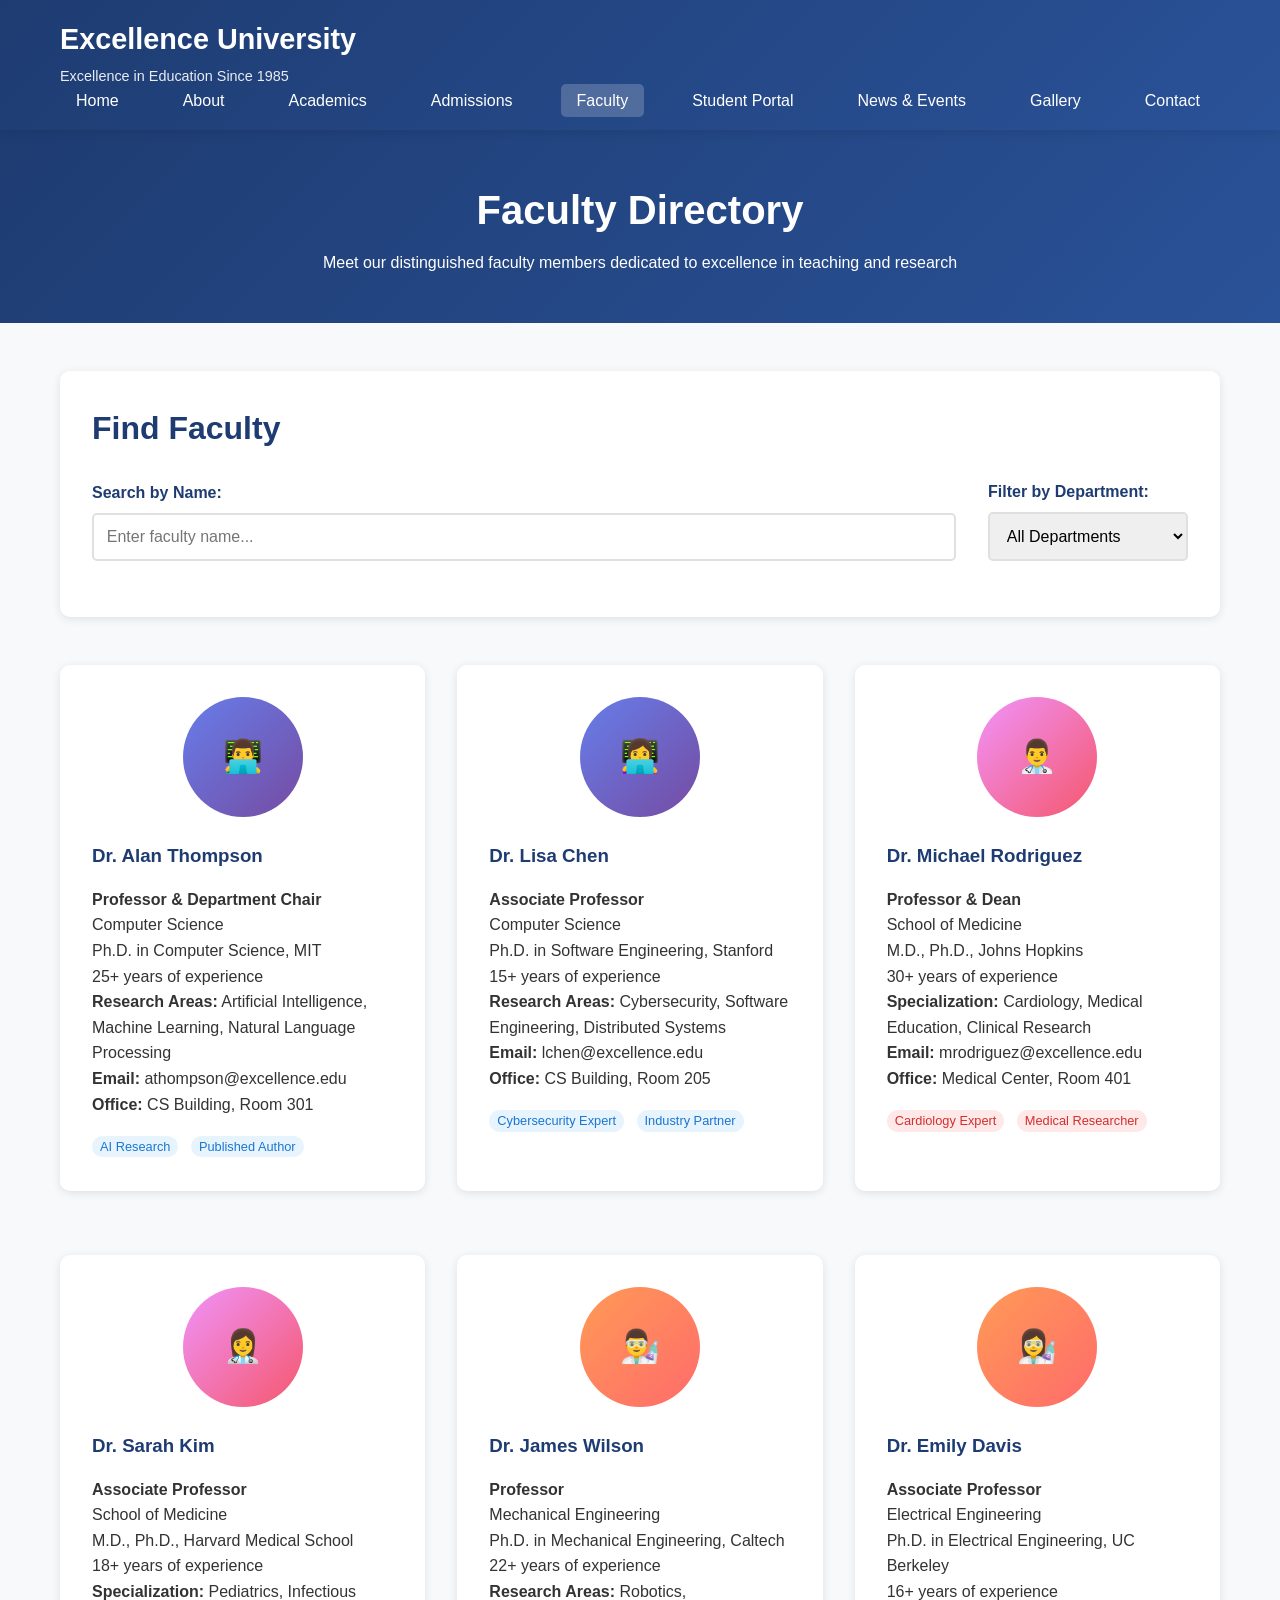
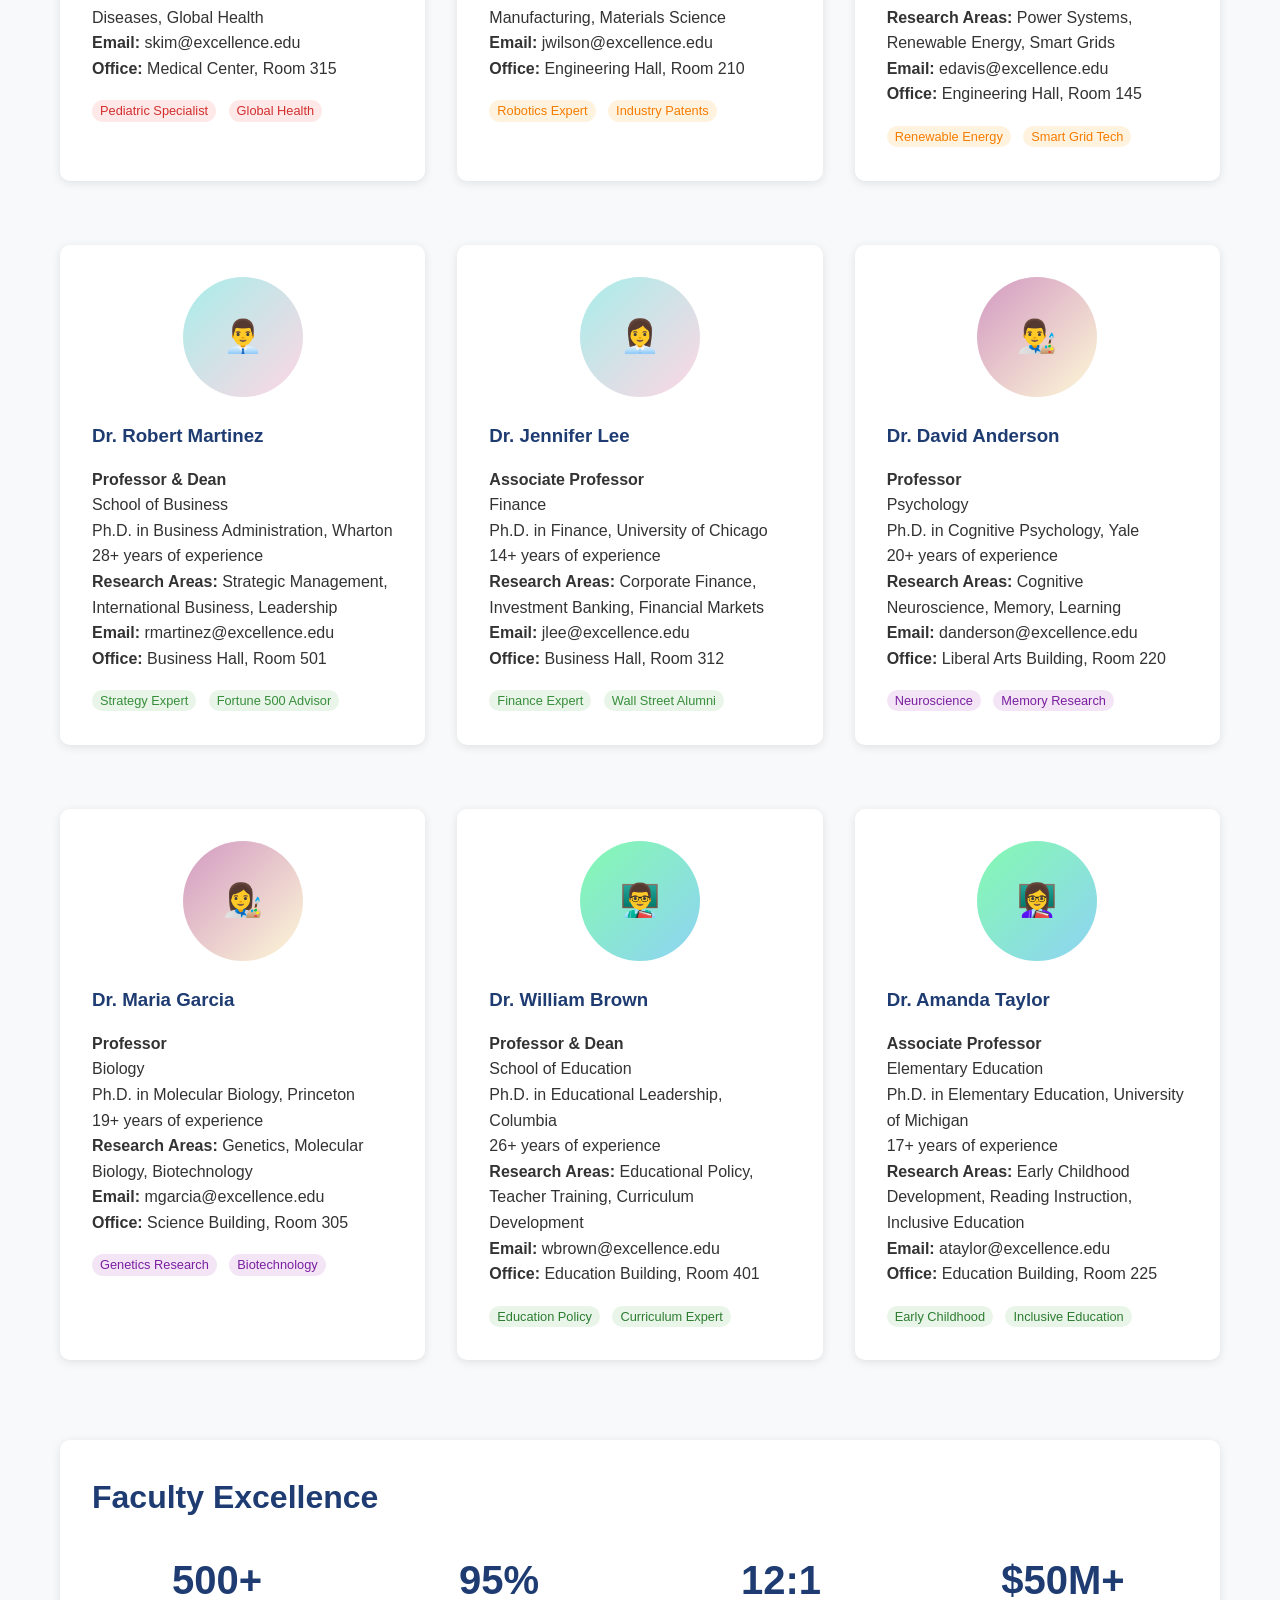
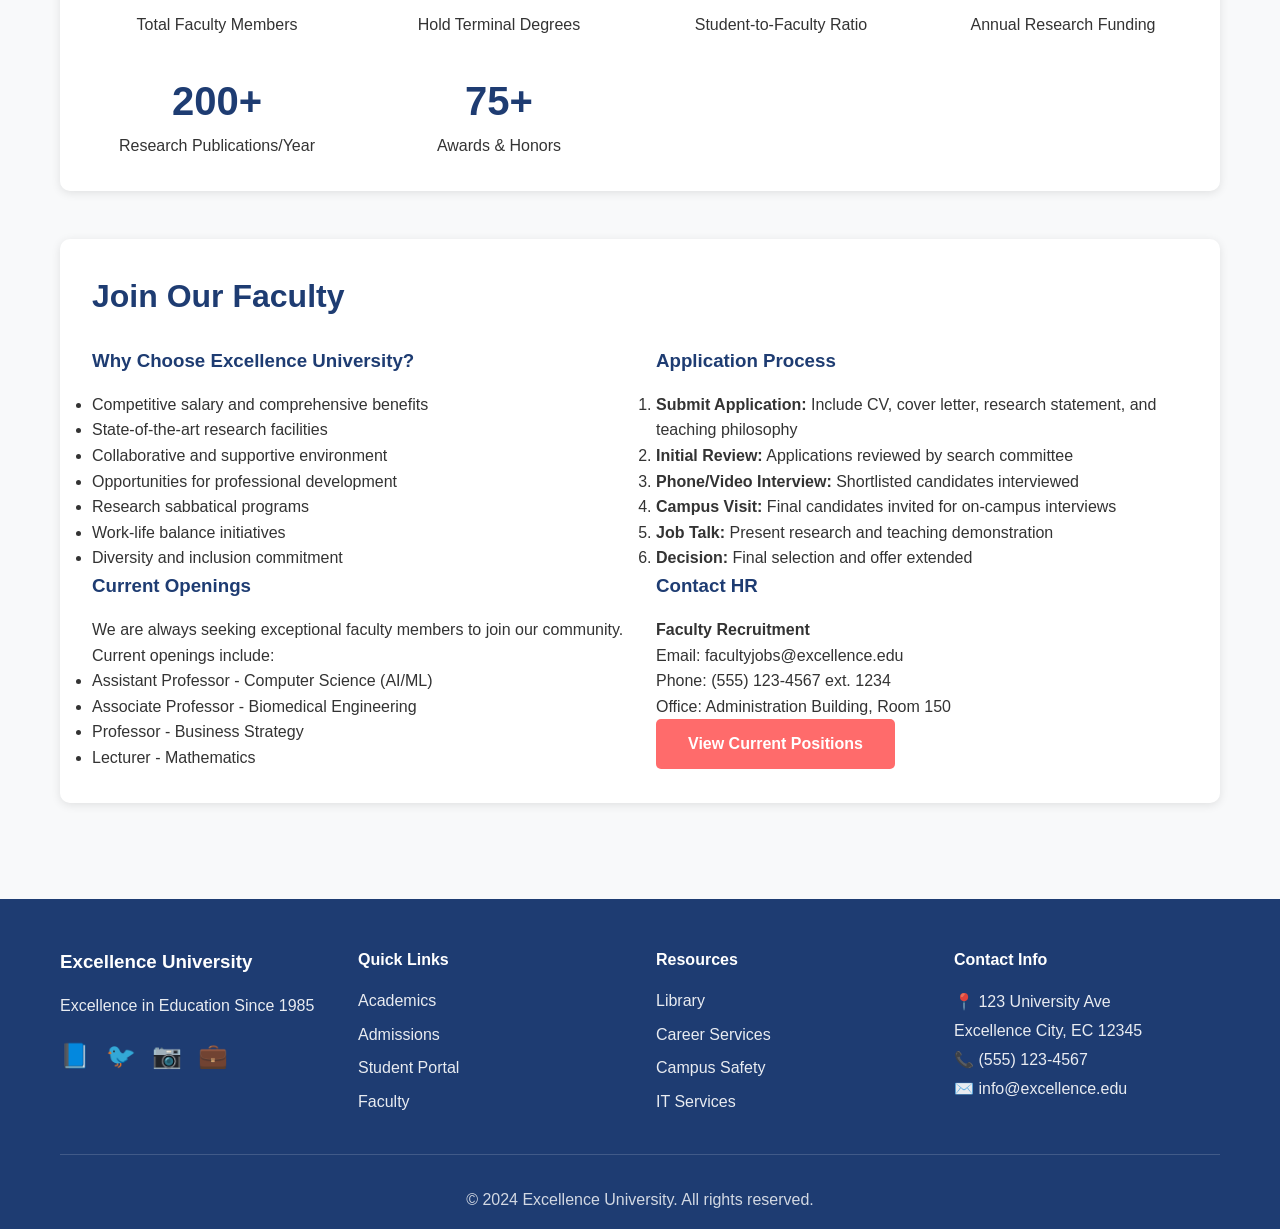
<file: HTML/faculty.html>
<!DOCTYPE html>
<html lang="en">
<head>
    <meta charset="UTF-8">
    <meta name="viewport" content="width=device-width, initial-scale=1.0">
    <title>Faculty - Excellence University</title>
    <link rel="stylesheet" href="../CSS/style.css">
</head>
<body>
    <!-- Header Section -->
    <header class="header">
        <div class="container">
            <div class="logo">
                <h1>Excellence University</h1>
                <p class="tagline">Excellence in Education Since 1985</p>
            </div>
            <nav class="nav">
                <ul>
                    <li><a href="index.html">Home</a></li>
                    <li><a href="about.html">About</a></li>
                    <li><a href="academics.html">Academics</a></li>
                    <li><a href="admissions.html">Admissions</a></li>
                    <li><a href="faculty.html" class="active">Faculty</a></li>
                    <li><a href="student-portal.html">Student Portal</a></li>
                    <li><a href="news.html">News & Events</a></li>
                    <li><a href="gallery.html">Gallery</a></li>
                    <li><a href="contact.html">Contact</a></li>
                </ul>
            </nav>
            <div class="mobile-menu-toggle">
                <span></span>
                <span></span>
                <span></span>
            </div>
        </div>
    </header>

    <!-- Page Header -->
    <section class="page-header">
        <div class="container">
            <h1>Faculty Directory</h1>
            <p>Meet our distinguished faculty members dedicated to excellence in teaching and research</p>
        </div>
    </section>

    <!-- Page Content -->
    <section class="page-content">
        <div class="container">
            <!-- Search and Filter -->
            <div class="content-section">
                <div class="card">
                    <h2>Find Faculty</h2>
                    <div style="display: flex; gap: 2rem; align-items: end; flex-wrap: wrap;">
                        <div class="form-group" style="flex: 1; min-width: 300px;">
                            <label for="faculty-search">Search by Name:</label>
                            <input type="text" id="faculty-search" placeholder="Enter faculty name...">
                        </div>
                        <div class="form-group" style="min-width: 200px;">
                            <label for="department-filter">Filter by Department:</label>
                            <select id="department-filter">
                                <option value="all">All Departments</option>
                                <option value="computer-science">Computer Science</option>
                                <option value="medicine">Medicine</option>
                                <option value="engineering">Engineering</option>
                                <option value="business">Business</option>
                                <option value="arts-sciences">Arts & Sciences</option>
                                <option value="education">Education</option>
                            </select>
                        </div>
                    </div>
                </div>
            </div>

            <!-- Faculty Grid -->
            <div class="content-section">
                <div class="faculty-grid" style="display: grid; grid-template-columns: repeat(auto-fit, minmax(350px, 1fr)); gap: 2rem;">
                    
                    <!-- Computer Science Faculty -->
                    <div class="faculty-card card" data-department="computer-science">
                        <div style="text-align: center; margin-bottom: 1.5rem;">
                            <div style="width: 120px; height: 120px; background: linear-gradient(135deg, #667eea 0%, #764ba2 100%); border-radius: 50%; margin: 0 auto; display: flex; align-items: center; justify-content: center; color: white; font-size: 2rem;">👨‍💻</div>
                        </div>
                        <h3>Dr. Alan Thompson</h3>
                        <p><strong>Professor & Department Chair</strong><br>Computer Science</p>
                        <p>Ph.D. in Computer Science, MIT<br>25+ years of experience</p>
                        <p><strong>Research Areas:</strong> Artificial Intelligence, Machine Learning, Natural Language Processing</p>
                        <p><strong>Email:</strong> athompson@excellence.edu<br><strong>Office:</strong> CS Building, Room 301</p>
                        <div style="margin-top: 1rem;">
                            <span style="background: #e8f4fd; color: #1976d2; padding: 0.2rem 0.5rem; border-radius: 15px; font-size: 0.8rem; margin-right: 0.5rem;">AI Research</span>
                            <span style="background: #e8f4fd; color: #1976d2; padding: 0.2rem 0.5rem; border-radius: 15px; font-size: 0.8rem;">Published Author</span>
                        </div>
                    </div>

                    <div class="faculty-card card" data-department="computer-science">
                        <div style="text-align: center; margin-bottom: 1.5rem;">
                            <div style="width: 120px; height: 120px; background: linear-gradient(135deg, #667eea 0%, #764ba2 100%); border-radius: 50%; margin: 0 auto; display: flex; align-items: center; justify-content: center; color: white; font-size: 2rem;">👩‍💻</div>
                        </div>
                        <h3>Dr. Lisa Chen</h3>
                        <p><strong>Associate Professor</strong><br>Computer Science</p>
                        <p>Ph.D. in Software Engineering, Stanford<br>15+ years of experience</p>
                        <p><strong>Research Areas:</strong> Cybersecurity, Software Engineering, Distributed Systems</p>
                        <p><strong>Email:</strong> lchen@excellence.edu<br><strong>Office:</strong> CS Building, Room 205</p>
                        <div style="margin-top: 1rem;">
                            <span style="background: #e8f4fd; color: #1976d2; padding: 0.2rem 0.5rem; border-radius: 15px; font-size: 0.8rem; margin-right: 0.5rem;">Cybersecurity Expert</span>
                            <span style="background: #e8f4fd; color: #1976d2; padding: 0.2rem 0.5rem; border-radius: 15px; font-size: 0.8rem;">Industry Partner</span>
                        </div>
                    </div>

                    <!-- Medicine Faculty -->
                    <div class="faculty-card card" data-department="medicine">
                        <div style="text-align: center; margin-bottom: 1.5rem;">
                            <div style="width: 120px; height: 120px; background: linear-gradient(135deg, #f093fb 0%, #f5576c 100%); border-radius: 50%; margin: 0 auto; display: flex; align-items: center; justify-content: center; color: white; font-size: 2rem;">👨‍⚕️</div>
                        </div>
                        <h3>Dr. Michael Rodriguez</h3>
                        <p><strong>Professor & Dean</strong><br>School of Medicine</p>
                        <p>M.D., Ph.D., Johns Hopkins<br>30+ years of experience</p>
                        <p><strong>Specialization:</strong> Cardiology, Medical Education, Clinical Research</p>
                        <p><strong>Email:</strong> mrodriguez@excellence.edu<br><strong>Office:</strong> Medical Center, Room 401</p>
                        <div style="margin-top: 1rem;">
                            <span style="background: #fee8e8; color: #d32f2f; padding: 0.2rem 0.5rem; border-radius: 15px; font-size: 0.8rem; margin-right: 0.5rem;">Cardiology Expert</span>
                            <span style="background: #fee8e8; color: #d32f2f; padding: 0.2rem 0.5rem; border-radius: 15px; font-size: 0.8rem;">Medical Researcher</span>
                        </div>
                    </div>

                    <div class="faculty-card card" data-department="medicine">
                        <div style="text-align: center; margin-bottom: 1.5rem;">
                            <div style="width: 120px; height: 120px; background: linear-gradient(135deg, #f093fb 0%, #f5576c 100%); border-radius: 50%; margin: 0 auto; display: flex; align-items: center; justify-content: center; color: white; font-size: 2rem;">👩‍⚕️</div>
                        </div>
                        <h3>Dr. Sarah Kim</h3>
                        <p><strong>Associate Professor</strong><br>School of Medicine</p>
                        <p>M.D., Ph.D., Harvard Medical School<br>18+ years of experience</p>
                        <p><strong>Specialization:</strong> Pediatrics, Infectious Diseases, Global Health</p>
                        <p><strong>Email:</strong> skim@excellence.edu<br><strong>Office:</strong> Medical Center, Room 315</p>
                        <div style="margin-top: 1rem;">
                            <span style="background: #fee8e8; color: #d32f2f; padding: 0.2rem 0.5rem; border-radius: 15px; font-size: 0.8rem; margin-right: 0.5rem;">Pediatric Specialist</span>
                            <span style="background: #fee8e8; color: #d32f2f; padding: 0.2rem 0.5rem; border-radius: 15px; font-size: 0.8rem;">Global Health</span>
                        </div>
                    </div>

                    <!-- Engineering Faculty -->
                    <div class="faculty-card card" data-department="engineering">
                        <div style="text-align: center; margin-bottom: 1.5rem;">
                            <div style="width: 120px; height: 120px; background: linear-gradient(135deg, #ff9a56 0%, #ff6b6b 100%); border-radius: 50%; margin: 0 auto; display: flex; align-items: center; justify-content: center; color: white; font-size: 2rem;">👨‍🔬</div>
                        </div>
                        <h3>Dr. James Wilson</h3>
                        <p><strong>Professor</strong><br>Mechanical Engineering</p>
                        <p>Ph.D. in Mechanical Engineering, Caltech<br>22+ years of experience</p>
                        <p><strong>Research Areas:</strong> Robotics, Manufacturing, Materials Science</p>
                        <p><strong>Email:</strong> jwilson@excellence.edu<br><strong>Office:</strong> Engineering Hall, Room 210</p>
                        <div style="margin-top: 1rem;">
                            <span style="background: #fff3e0; color: #f57c00; padding: 0.2rem 0.5rem; border-radius: 15px; font-size: 0.8rem; margin-right: 0.5rem;">Robotics Expert</span>
                            <span style="background: #fff3e0; color: #f57c00; padding: 0.2rem 0.5rem; border-radius: 15px; font-size: 0.8rem;">Industry Patents</span>
                        </div>
                    </div>

                    <div class="faculty-card card" data-department="engineering">
                        <div style="text-align: center; margin-bottom: 1.5rem;">
                            <div style="width: 120px; height: 120px; background: linear-gradient(135deg, #ff9a56 0%, #ff6b6b 100%); border-radius: 50%; margin: 0 auto; display: flex; align-items: center; justify-content: center; color: white; font-size: 2rem;">👩‍🔬</div>
                        </div>
                        <h3>Dr. Emily Davis</h3>
                        <p><strong>Associate Professor</strong><br>Electrical Engineering</p>
                        <p>Ph.D. in Electrical Engineering, UC Berkeley<br>16+ years of experience</p>
                        <p><strong>Research Areas:</strong> Power Systems, Renewable Energy, Smart Grids</p>
                        <p><strong>Email:</strong> edavis@excellence.edu<br><strong>Office:</strong> Engineering Hall, Room 145</p>
                        <div style="margin-top: 1rem;">
                            <span style="background: #fff3e0; color: #f57c00; padding: 0.2rem 0.5rem; border-radius: 15px; font-size: 0.8rem; margin-right: 0.5rem;">Renewable Energy</span>
                            <span style="background: #fff3e0; color: #f57c00; padding: 0.2rem 0.5rem; border-radius: 15px; font-size: 0.8rem;">Smart Grid Tech</span>
                        </div>
                    </div>

                    <!-- Business Faculty -->
                    <div class="faculty-card card" data-department="business">
                        <div style="text-align: center; margin-bottom: 1.5rem;">
                            <div style="width: 120px; height: 120px; background: linear-gradient(135deg, #a8edea 0%, #fed6e3 100%); border-radius: 50%; margin: 0 auto; display: flex; align-items: center; justify-content: center; color: #333; font-size: 2rem;">👨‍💼</div>
                        </div>
                        <h3>Dr. Robert Martinez</h3>
                        <p><strong>Professor & Dean</strong><br>School of Business</p>
                        <p>Ph.D. in Business Administration, Wharton<br>28+ years of experience</p>
                        <p><strong>Research Areas:</strong> Strategic Management, International Business, Leadership</p>
                        <p><strong>Email:</strong> rmartinez@excellence.edu<br><strong>Office:</strong> Business Hall, Room 501</p>
                        <div style="margin-top: 1rem;">
                            <span style="background: #e8f5e8; color: #388e3c; padding: 0.2rem 0.5rem; border-radius: 15px; font-size: 0.8rem; margin-right: 0.5rem;">Strategy Expert</span>
                            <span style="background: #e8f5e8; color: #388e3c; padding: 0.2rem 0.5rem; border-radius: 15px; font-size: 0.8rem;">Fortune 500 Advisor</span>
                        </div>
                    </div>

                    <div class="faculty-card card" data-department="business">
                        <div style="text-align: center; margin-bottom: 1.5rem;">
                            <div style="width: 120px; height: 120px; background: linear-gradient(135deg, #a8edea 0%, #fed6e3 100%); border-radius: 50%; margin: 0 auto; display: flex; align-items: center; justify-content: center; color: #333; font-size: 2rem;">👩‍💼</div>
                        </div>
                        <h3>Dr. Jennifer Lee</h3>
                        <p><strong>Associate Professor</strong><br>Finance</p>
                        <p>Ph.D. in Finance, University of Chicago<br>14+ years of experience</p>
                        <p><strong>Research Areas:</strong> Corporate Finance, Investment Banking, Financial Markets</p>
                        <p><strong>Email:</strong> jlee@excellence.edu<br><strong>Office:</strong> Business Hall, Room 312</p>
                        <div style="margin-top: 1rem;">
                            <span style="background: #e8f5e8; color: #388e3c; padding: 0.2rem 0.5rem; border-radius: 15px; font-size: 0.8rem; margin-right: 0.5rem;">Finance Expert</span>
                            <span style="background: #e8f5e8; color: #388e3c; padding: 0.2rem 0.5rem; border-radius: 15px; font-size: 0.8rem;">Wall Street Alumni</span>
                        </div>
                    </div>

                    <!-- Arts & Sciences Faculty -->
                    <div class="faculty-card card" data-department="arts-sciences">
                        <div style="text-align: center; margin-bottom: 1.5rem;">
                            <div style="width: 120px; height: 120px; background: linear-gradient(135deg, #d299c2 0%, #fef9d7 100%); border-radius: 50%; margin: 0 auto; display: flex; align-items: center; justify-content: center; color: #333; font-size: 2rem;">👨‍🎨</div>
                        </div>
                        <h3>Dr. David Anderson</h3>
                        <p><strong>Professor</strong><br>Psychology</p>
                        <p>Ph.D. in Cognitive Psychology, Yale<br>20+ years of experience</p>
                        <p><strong>Research Areas:</strong> Cognitive Neuroscience, Memory, Learning</p>
                        <p><strong>Email:</strong> danderson@excellence.edu<br><strong>Office:</strong> Liberal Arts Building, Room 220</p>
                        <div style="margin-top: 1rem;">
                            <span style="background: #f3e5f5; color: #7b1fa2; padding: 0.2rem 0.5rem; border-radius: 15px; font-size: 0.8rem; margin-right: 0.5rem;">Neuroscience</span>
                            <span style="background: #f3e5f5; color: #7b1fa2; padding: 0.2rem 0.5rem; border-radius: 15px; font-size: 0.8rem;">Memory Research</span>
                        </div>
                    </div>

                    <div class="faculty-card card" data-department="arts-sciences">
                        <div style="text-align: center; margin-bottom: 1.5rem;">
                            <div style="width: 120px; height: 120px; background: linear-gradient(135deg, #d299c2 0%, #fef9d7 100%); border-radius: 50%; margin: 0 auto; display: flex; align-items: center; justify-content: center; color: #333; font-size: 2rem;">👩‍🎨</div>
                        </div>
                        <h3>Dr. Maria Garcia</h3>
                        <p><strong>Professor</strong><br>Biology</p>
                        <p>Ph.D. in Molecular Biology, Princeton<br>19+ years of experience</p>
                        <p><strong>Research Areas:</strong> Genetics, Molecular Biology, Biotechnology</p>
                        <p><strong>Email:</strong> mgarcia@excellence.edu<br><strong>Office:</strong> Science Building, Room 305</p>
                        <div style="margin-top: 1rem;">
                            <span style="background: #f3e5f5; color: #7b1fa2; padding: 0.2rem 0.5rem; border-radius: 15px; font-size: 0.8rem; margin-right: 0.5rem;">Genetics Research</span>
                            <span style="background: #f3e5f5; color: #7b1fa2; padding: 0.2rem 0.5rem; border-radius: 15px; font-size: 0.8rem;">Biotechnology</span>
                        </div>
                    </div>

                    <!-- Education Faculty -->
                    <div class="faculty-card card" data-department="education">
                        <div style="text-align: center; margin-bottom: 1.5rem;">
                            <div style="width: 120px; height: 120px; background: linear-gradient(135deg, #84fab0 0%, #8fd3f4 100%); border-radius: 50%; margin: 0 auto; display: flex; align-items: center; justify-content: center; color: #333; font-size: 2rem;">👨‍🏫</div>
                        </div>
                        <h3>Dr. William Brown</h3>
                        <p><strong>Professor & Dean</strong><br>School of Education</p>
                        <p>Ph.D. in Educational Leadership, Columbia<br>26+ years of experience</p>
                        <p><strong>Research Areas:</strong> Educational Policy, Teacher Training, Curriculum Development</p>
                        <p><strong>Email:</strong> wbrown@excellence.edu<br><strong>Office:</strong> Education Building, Room 401</p>
                        <div style="margin-top: 1rem;">
                            <span style="background: #e8f5e8; color: #2e7d32; padding: 0.2rem 0.5rem; border-radius: 15px; font-size: 0.8rem; margin-right: 0.5rem;">Education Policy</span>
                            <span style="background: #e8f5e8; color: #2e7d32; padding: 0.2rem 0.5rem; border-radius: 15px; font-size: 0.8rem;">Curriculum Expert</span>
                        </div>
                    </div>

                    <div class="faculty-card card" data-department="education">
                        <div style="text-align: center; margin-bottom: 1.5rem;">
                            <div style="width: 120px; height: 120px; background: linear-gradient(135deg, #84fab0 0%, #8fd3f4 100%); border-radius: 50%; margin: 0 auto; display: flex; align-items: center; justify-content: center; color: #333; font-size: 2rem;">👩‍🏫</div>
                        </div>
                        <h3>Dr. Amanda Taylor</h3>
                        <p><strong>Associate Professor</strong><br>Elementary Education</p>
                        <p>Ph.D. in Elementary Education, University of Michigan<br>17+ years of experience</p>
                        <p><strong>Research Areas:</strong> Early Childhood Development, Reading Instruction, Inclusive Education</p>
                        <p><strong>Email:</strong> ataylor@excellence.edu<br><strong>Office:</strong> Education Building, Room 225</p>
                        <div style="margin-top: 1rem;">
                            <span style="background: #e8f5e8; color: #2e7d32; padding: 0.2rem 0.5rem; border-radius: 15px; font-size: 0.8rem; margin-right: 0.5rem;">Early Childhood</span>
                            <span style="background: #e8f5e8; color: #2e7d32; padding: 0.2rem 0.5rem; border-radius: 15px; font-size: 0.8rem;">Inclusive Education</span>
                        </div>
                    </div>
                </div>
            </div>

            <!-- Faculty Statistics -->
            <div class="content-section">
                <div class="card">
                    <h2>Faculty Excellence</h2>
                    <div style="display: grid; grid-template-columns: repeat(auto-fit, minmax(200px, 1fr)); gap: 2rem; text-align: center;">
                        <div>
                            <div style="font-size: 2.5rem; color: #1e3c72; font-weight: bold;">500+</div>
                            <p>Total Faculty Members</p>
                        </div>
                        <div>
                            <div style="font-size: 2.5rem; color: #1e3c72; font-weight: bold;">95%</div>
                            <p>Hold Terminal Degrees</p>
                        </div>
                        <div>
                            <div style="font-size: 2.5rem; color: #1e3c72; font-weight: bold;">12:1</div>
                            <p>Student-to-Faculty Ratio</p>
                        </div>
                        <div>
                            <div style="font-size: 2.5rem; color: #1e3c72; font-weight: bold;">$50M+</div>
                            <p>Annual Research Funding</p>
                        </div>
                        <div>
                            <div style="font-size: 2.5rem; color: #1e3c72; font-weight: bold;">200+</div>
                            <p>Research Publications/Year</p>
                        </div>
                        <div>
                            <div style="font-size: 2.5rem; color: #1e3c72; font-weight: bold;">75+</div>
                            <p>Awards & Honors</p>
                        </div>
                    </div>
                </div>
            </div>

            <!-- Faculty Opportunities -->
            <div class="content-section">
                <div class="card">
                    <h2>Join Our Faculty</h2>
                    <div class="two-column">
                        <div>
                            <h3>Why Choose Excellence University?</h3>
                            <ul>
                                <li>Competitive salary and comprehensive benefits</li>
                                <li>State-of-the-art research facilities</li>
                                <li>Collaborative and supportive environment</li>
                                <li>Opportunities for professional development</li>
                                <li>Research sabbatical programs</li>
                                <li>Work-life balance initiatives</li>
                                <li>Diversity and inclusion commitment</li>
                            </ul>
                            
                            <h3>Current Openings</h3>
                            <p>We are always seeking exceptional faculty members to join our community. Current openings include:</p>
                            <ul>
                                <li>Assistant Professor - Computer Science (AI/ML)</li>
                                <li>Associate Professor - Biomedical Engineering</li>
                                <li>Professor - Business Strategy</li>
                                <li>Lecturer - Mathematics</li>
                            </ul>
                        </div>
                        <div>
                            <h3>Application Process</h3>
                            <ol>
                                <li><strong>Submit Application:</strong> Include CV, cover letter, research statement, and teaching philosophy</li>
                                <li><strong>Initial Review:</strong> Applications reviewed by search committee</li>
                                <li><strong>Phone/Video Interview:</strong> Shortlisted candidates interviewed</li>
                                <li><strong>Campus Visit:</strong> Final candidates invited for on-campus interviews</li>
                                <li><strong>Job Talk:</strong> Present research and teaching demonstration</li>
                                <li><strong>Decision:</strong> Final selection and offer extended</li>
                            </ol>
                            
                            <h3>Contact HR</h3>
                            <p><strong>Faculty Recruitment</strong><br>
                            Email: facultyjobs@excellence.edu<br>
                            Phone: (555) 123-4567 ext. 1234<br>
                            Office: Administration Building, Room 150</p>
                            
                            <button class="btn btn-primary" onclick="showNotification('Faculty application form downloaded!', 'success')">View Current Positions</button>
                        </div>
                    </div>
                </div>
            </div>
        </div>
    </section>

    <!-- Footer -->
    <footer class="footer">
        <div class="container">
            <div class="footer-content">
                <div class="footer-section">
                    <h3>Excellence University</h3>
                    <p>Excellence in Education Since 1985</p>
                    <div class="social-links">
                        <a href="#">📘</a>
                        <a href="#">🐦</a>
                        <a href="#">📷</a>
                        <a href="#">💼</a>
                    </div>
                </div>
                <div class="footer-section">
                    <h4>Quick Links</h4>
                    <ul>
                        <li><a href="academics.html">Academics</a></li>
                        <li><a href="admissions.html">Admissions</a></li>
                        <li><a href="student-portal.html">Student Portal</a></li>
                        <li><a href="faculty.html">Faculty</a></li>
                    </ul>
                </div>
                <div class="footer-section">
                    <h4>Resources</h4>
                    <ul>
                        <li><a href="#">Library</a></li>
                        <li><a href="#">Career Services</a></li>
                        <li><a href="#">Campus Safety</a></li>
                        <li><a href="#">IT Services</a></li>
                    </ul>
                </div>
                <div class="footer-section">
                    <h4>Contact Info</h4>
                    <p>📍 123 University Ave<br>Excellence City, EC 12345</p>
                    <p>📞 (555) 123-4567</p>
                    <p>✉️ info@excellence.edu</p>
                </div>
            </div>
            <div class="footer-bottom">
                <p>&copy; 2024 Excellence University. All rights reserved.</p>
            </div>
        </div>
    </footer>

    <script src="../CSS/script.js"></script>
    <script>
        // Initialize faculty search and filter
        document.addEventListener('DOMContentLoaded', function() {
            initializeFacultySearch();
        });
    </script>
</body>
</html>
</file>
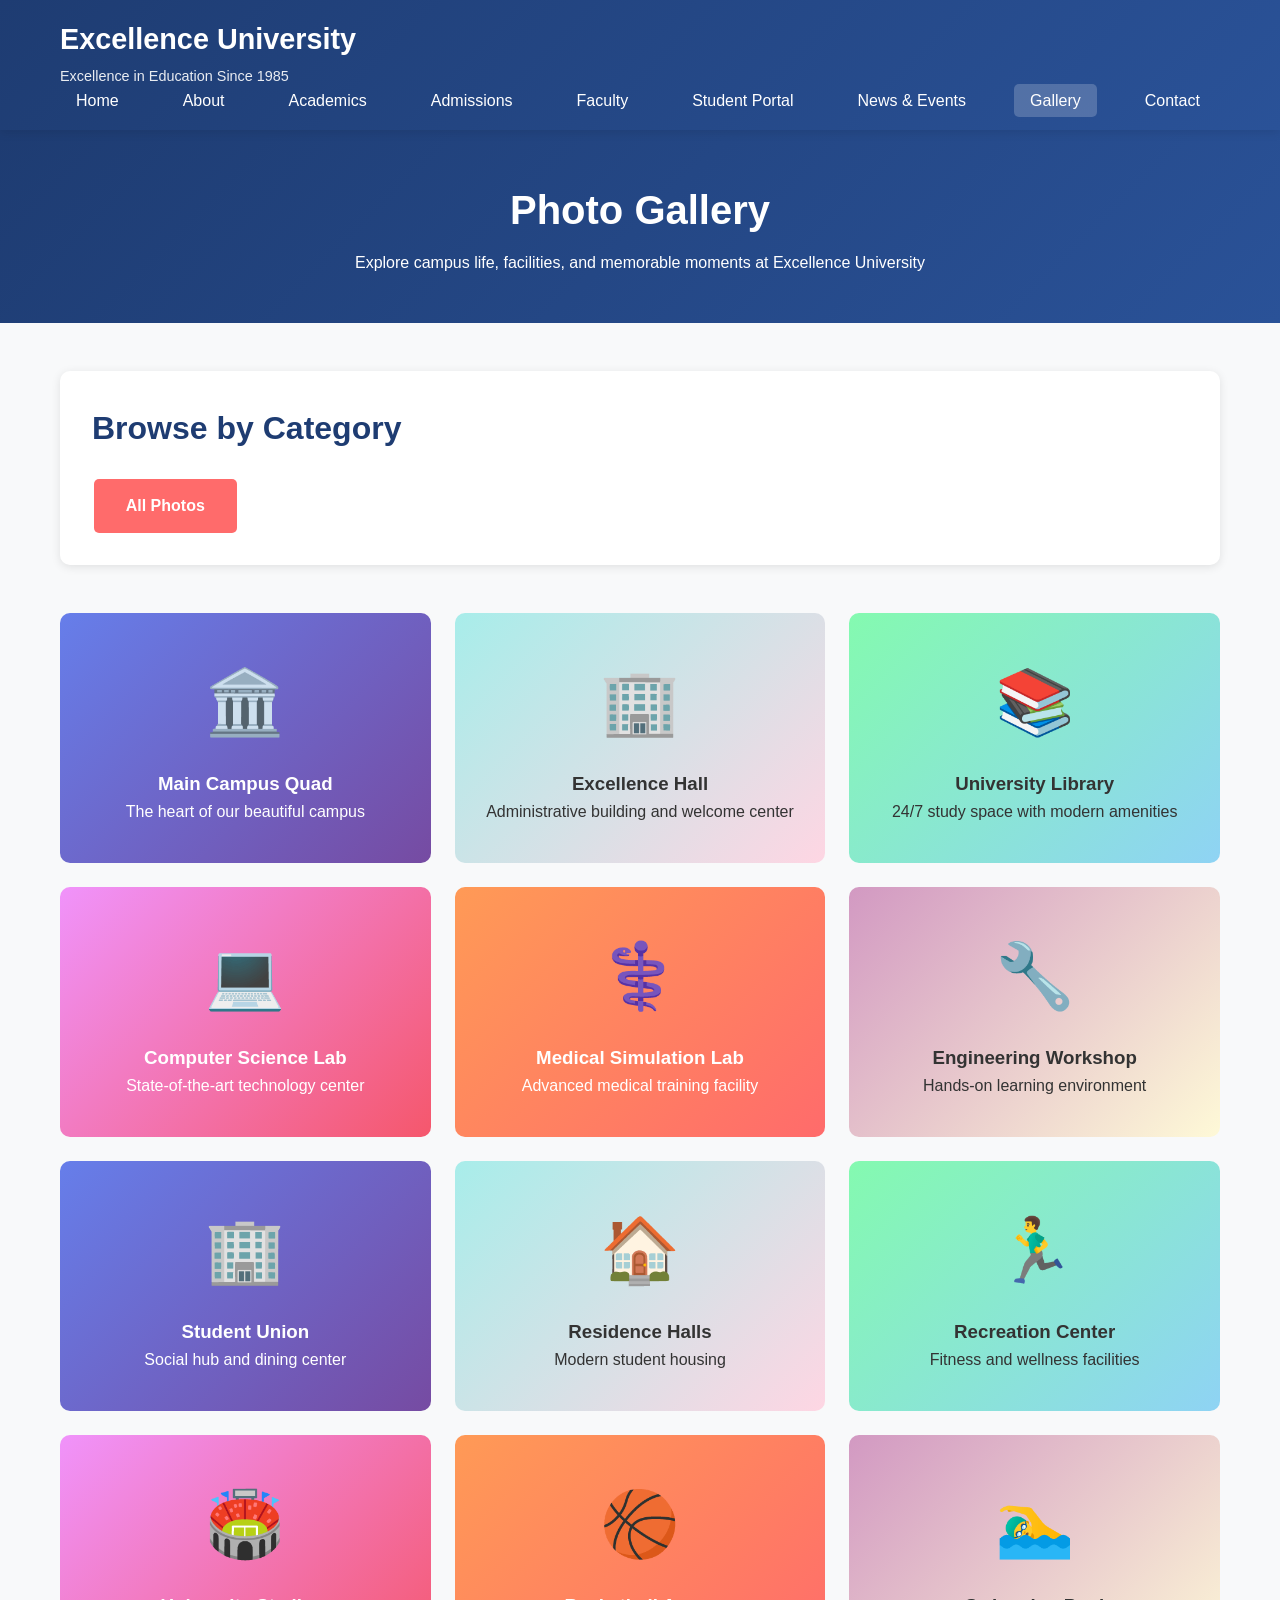
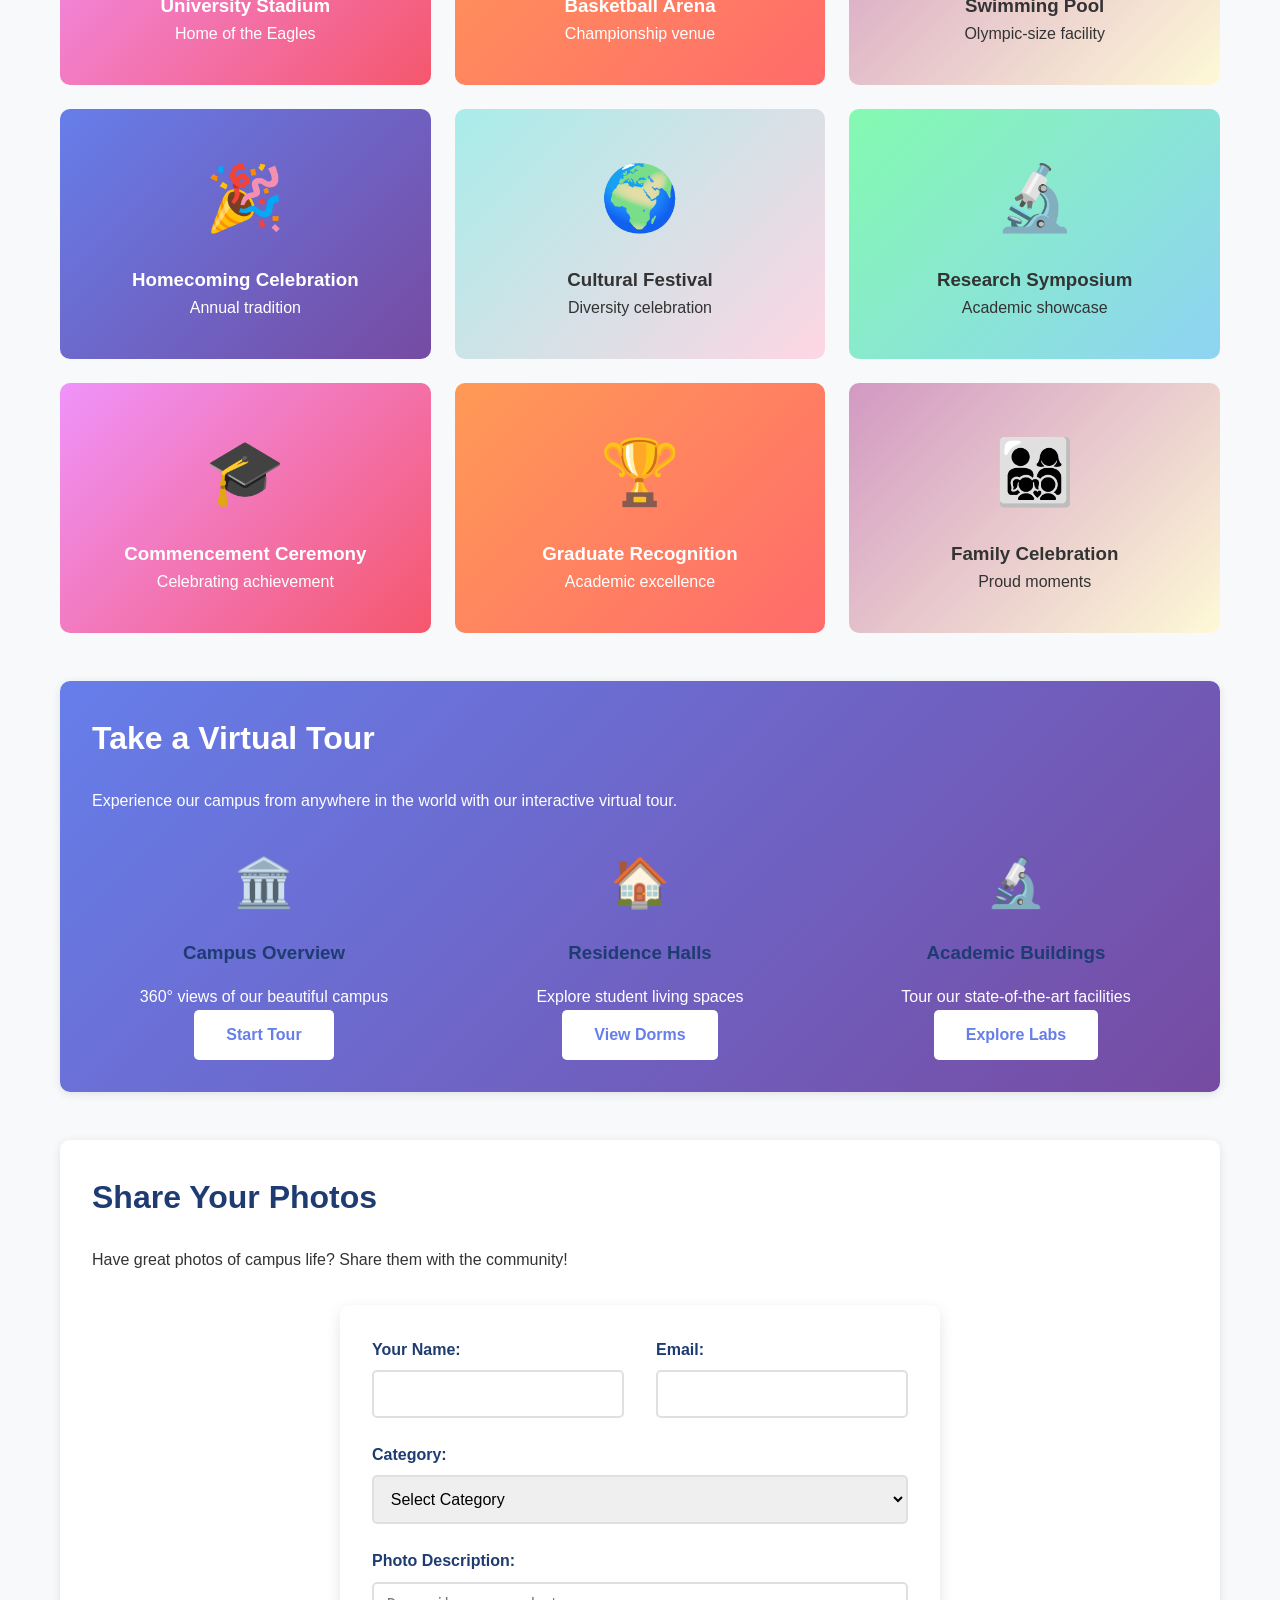
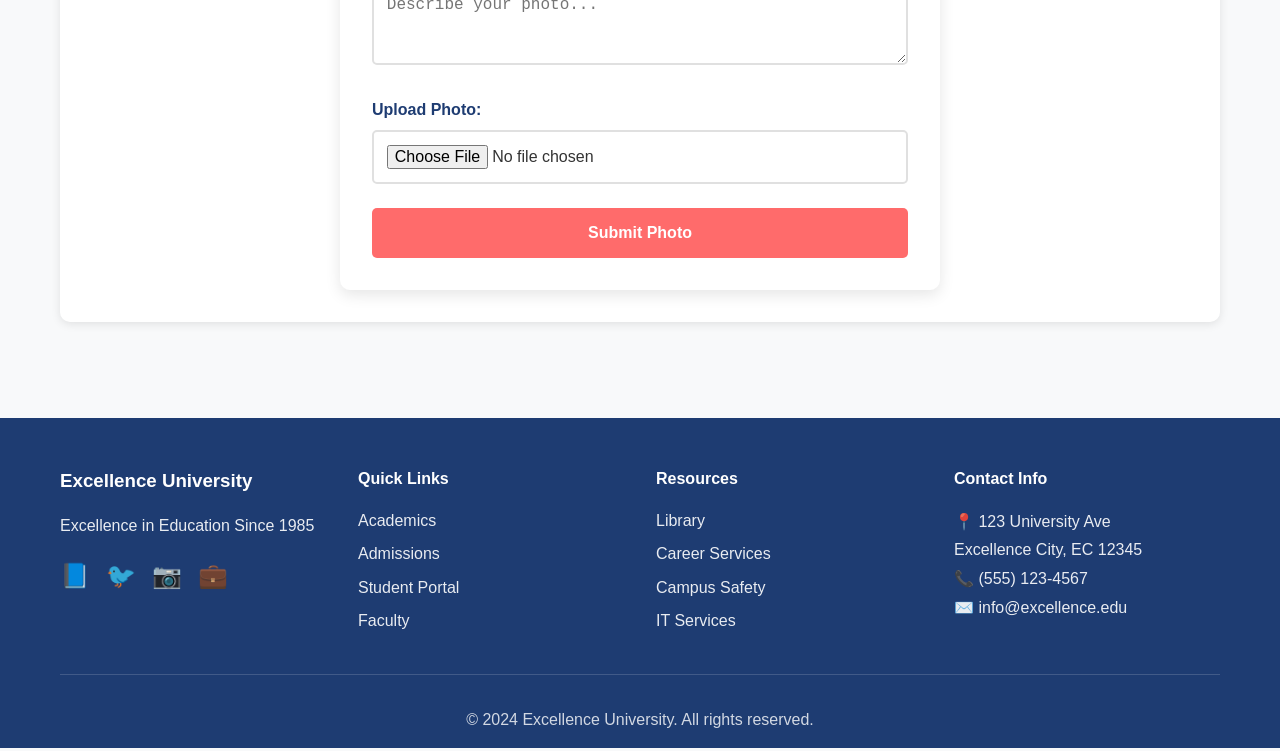
<file: HTML/gallery.html>
<!DOCTYPE html>
<html lang="en">
<head>
    <meta charset="UTF-8">
    <meta name="viewport" content="width=device-width, initial-scale=1.0">
    <title>Gallery - Excellence University</title>
    <link rel="stylesheet" href="../CSS/style.css">
</head>
<body>
    <!-- Header Section -->
    <header class="header">
        <div class="container">
            <div class="logo">
                <h1>Excellence University</h1>
                <p class="tagline">Excellence in Education Since 1985</p>
            </div>
            <nav class="nav">
                <ul>
                    <li><a href="index.html">Home</a></li>
                    <li><a href="about.html">About</a></li>
                    <li><a href="academics.html">Academics</a></li>
                    <li><a href="admissions.html">Admissions</a></li>
                    <li><a href="faculty.html">Faculty</a></li>
                    <li><a href="student-portal.html">Student Portal</a></li>
                    <li><a href="news.html">News & Events</a></li>
                    <li><a href="gallery.html" class="active">Gallery</a></li>
                    <li><a href="contact.html">Contact</a></li>
                </ul>
            </nav>
            <div class="mobile-menu-toggle">
                <span></span>
                <span></span>
                <span></span>
            </div>
        </div>
    </header>

    <!-- Page Header -->
    <section class="page-header">
        <div class="container">
            <h1>Photo Gallery</h1>
            <p>Explore campus life, facilities, and memorable moments at Excellence University</p>
        </div>
    </section>

    <!-- Page Content -->
    <section class="page-content">
        <div class="container">
            <!-- Gallery Categories -->
            <div class="content-section">
                <div class="card">
                    <h2>Browse by Category</h2>
                    <div style="display: flex; gap: 1rem; flex-wrap: wrap; justify-content: center;">
                        <button class="btn btn-primary" onclick="filterGallery('all')">All Photos</button>
                        <button class="btn btn-secondary" onclick="filterGallery('campus')">Campus</button>
                        <button class="btn btn-secondary" onclick="filterGallery('academics')">Academics</button>
                        <button class="btn btn-secondary" onclick="filterGallery('student-life')">Student Life</button>
                        <button class="btn btn-secondary" onclick="filterGallery('athletics')">Athletics</button>
                        <button class="btn btn-secondary" onclick="filterGallery('events')">Events</button>
                        <button class="btn btn-secondary" onclick="filterGallery('graduation')">Graduation</button>
                    </div>
                </div>
            </div>

            <!-- Photo Gallery Grid -->
            <div class="content-section">
                <div class="gallery-grid" style="display: grid; grid-template-columns: repeat(auto-fill, minmax(300px, 1fr)); gap: 1.5rem;">
                    
                    <!-- Campus Photos -->
                    <div class="gallery-item" data-category="campus" onclick="openImageModal('campus-1', 'Main Campus Quad - The heart of our beautiful campus')">
                        <div class="gallery-card" style="background: linear-gradient(135deg, #667eea 0%, #764ba2 100%); color: white; height: 250px; border-radius: 10px; display: flex; align-items: center; justify-content: center; cursor: pointer; transition: transform 0.3s ease;">
                            <div style="text-align: center;">
                                <div style="font-size: 4rem; margin-bottom: 1rem;">🏛️</div>
                                <h3>Main Campus Quad</h3>
                                <p>The heart of our beautiful campus</p>
                            </div>
                        </div>
                    </div>

                    <div class="gallery-item" data-category="campus" onclick="openImageModal('campus-2', 'Excellence Hall - Administrative building and welcome center')">
                        <div class="gallery-card" style="background: linear-gradient(135deg, #a8edea 0%, #fed6e3 100%); color: #333; height: 250px; border-radius: 10px; display: flex; align-items: center; justify-content: center; cursor: pointer; transition: transform 0.3s ease;">
                            <div style="text-align: center;">
                                <div style="font-size: 4rem; margin-bottom: 1rem;">🏢</div>
                                <h3>Excellence Hall</h3>
                                <p>Administrative building and welcome center</p>
                            </div>
                        </div>
                    </div>

                    <div class="gallery-item" data-category="campus" onclick="openImageModal('campus-3', 'University Library - 24/7 study space with modern amenities')">
                        <div class="gallery-card" style="background: linear-gradient(135deg, #84fab0 0%, #8fd3f4 100%); color: #333; height: 250px; border-radius: 10px; display: flex; align-items: center; justify-content: center; cursor: pointer; transition: transform 0.3s ease;">
                            <div style="text-align: center;">
                                <div style="font-size: 4rem; margin-bottom: 1rem;">📚</div>
                                <h3>University Library</h3>
                                <p>24/7 study space with modern amenities</p>
                            </div>
                        </div>
                    </div>

                    <!-- Academic Photos -->
                    <div class="gallery-item" data-category="academics" onclick="openImageModal('academics-1', 'Computer Science Lab - State-of-the-art technology center')">
                        <div class="gallery-card" style="background: linear-gradient(135deg, #f093fb 0%, #f5576c 100%); color: white; height: 250px; border-radius: 10px; display: flex; align-items: center; justify-content: center; cursor: pointer; transition: transform 0.3s ease;">
                            <div style="text-align: center;">
                                <div style="font-size: 4rem; margin-bottom: 1rem;">💻</div>
                                <h3>Computer Science Lab</h3>
                                <p>State-of-the-art technology center</p>
                            </div>
                        </div>
                    </div>

                    <div class="gallery-item" data-category="academics" onclick="openImageModal('academics-2', 'Medical Simulation Lab - Advanced medical training facility')">
                        <div class="gallery-card" style="background: linear-gradient(135deg, #ff9a56 0%, #ff6b6b 100%); color: white; height: 250px; border-radius: 10px; display: flex; align-items: center; justify-content: center; cursor: pointer; transition: transform 0.3s ease;">
                            <div style="text-align: center;">
                                <div style="font-size: 4rem; margin-bottom: 1rem;">⚕️</div>
                                <h3>Medical Simulation Lab</h3>
                                <p>Advanced medical training facility</p>
                            </div>
                        </div>
                    </div>

                    <div class="gallery-item" data-category="academics" onclick="openImageModal('academics-3', 'Engineering Workshop - Hands-on learning environment')">
                        <div class="gallery-card" style="background: linear-gradient(135deg, #d299c2 0%, #fef9d7 100%); color: #333; height: 250px; border-radius: 10px; display: flex; align-items: center; justify-content: center; cursor: pointer; transition: transform 0.3s ease;">
                            <div style="text-align: center;">
                                <div style="font-size: 4rem; margin-bottom: 1rem;">🔧</div>
                                <h3>Engineering Workshop</h3>
                                <p>Hands-on learning environment</p>
                            </div>
                        </div>
                    </div>

                    <!-- Student Life Photos -->
                    <div class="gallery-item" data-category="student-life" onclick="openImageModal('student-life-1', 'Student Union - Social hub and dining center')">
                        <div class="gallery-card" style="background: linear-gradient(135deg, #667eea 0%, #764ba2 100%); color: white; height: 250px; border-radius: 10px; display: flex; align-items: center; justify-content: center; cursor: pointer; transition: transform 0.3s ease;">
                            <div style="text-align: center;">
                                <div style="font-size: 4rem; margin-bottom: 1rem;">🏢</div>
                                <h3>Student Union</h3>
                                <p>Social hub and dining center</p>
                            </div>
                        </div>
                    </div>

                    <div class="gallery-item" data-category="student-life" onclick="openImageModal('student-life-2', 'Residence Halls - Modern student housing')">
                        <div class="gallery-card" style="background: linear-gradient(135deg, #a8edea 0%, #fed6e3 100%); color: #333; height: 250px; border-radius: 10px; display: flex; align-items: center; justify-content: center; cursor: pointer; transition: transform 0.3s ease;">
                            <div style="text-align: center;">
                                <div style="font-size: 4rem; margin-bottom: 1rem;">🏠</div>
                                <h3>Residence Halls</h3>
                                <p>Modern student housing</p>
                            </div>
                        </div>
                    </div>

                    <div class="gallery-item" data-category="student-life" onclick="openImageModal('student-life-3', 'Recreation Center - Fitness and wellness facilities')">
                        <div class="gallery-card" style="background: linear-gradient(135deg, #84fab0 0%, #8fd3f4 100%); color: #333; height: 250px; border-radius: 10px; display: flex; align-items: center; justify-content: center; cursor: pointer; transition: transform 0.3s ease;">
                            <div style="text-align: center;">
                                <div style="font-size: 4rem; margin-bottom: 1rem;">🏃‍♂️</div>
                                <h3>Recreation Center</h3>
                                <p>Fitness and wellness facilities</p>
                            </div>
                        </div>
                    </div>

                    <!-- Athletics Photos -->
                    <div class="gallery-item" data-category="athletics" onclick="openImageModal('athletics-1', 'University Stadium - Home of the Eagles')">
                        <div class="gallery-card" style="background: linear-gradient(135deg, #f093fb 0%, #f5576c 100%); color: white; height: 250px; border-radius: 10px; display: flex; align-items: center; justify-content: center; cursor: pointer; transition: transform 0.3s ease;">
                            <div style="text-align: center;">
                                <div style="font-size: 4rem; margin-bottom: 1rem;">🏟️</div>
                                <h3>University Stadium</h3>
                                <p>Home of the Eagles</p>
                            </div>
                        </div>
                    </div>

                    <div class="gallery-item" data-category="athletics" onclick="openImageModal('athletics-2', 'Basketball Arena - Championship venue')">
                        <div class="gallery-card" style="background: linear-gradient(135deg, #ff9a56 0%, #ff6b6b 100%); color: white; height: 250px; border-radius: 10px; display: flex; align-items: center; justify-content: center; cursor: pointer; transition: transform 0.3s ease;">
                            <div style="text-align: center;">
                                <div style="font-size: 4rem; margin-bottom: 1rem;">🏀</div>
                                <h3>Basketball Arena</h3>
                                <p>Championship venue</p>
                            </div>
                        </div>
                    </div>

                    <div class="gallery-item" data-category="athletics" onclick="openImageModal('athletics-3', 'Swimming Pool - Olympic-size facility')">
                        <div class="gallery-card" style="background: linear-gradient(135deg, #d299c2 0%, #fef9d7 100%); color: #333; height: 250px; border-radius: 10px; display: flex; align-items: center; justify-content: center; cursor: pointer; transition: transform 0.3s ease;">
                            <div style="text-align: center;">
                                <div style="font-size: 4rem; margin-bottom: 1rem;">🏊‍♂️</div>
                                <h3>Swimming Pool</h3>
                                <p>Olympic-size facility</p>
                            </div>
                        </div>
                    </div>

                    <!-- Events Photos -->
                    <div class="gallery-item" data-category="events" onclick="openImageModal('events-1', 'Homecoming Celebration - Annual tradition')">
                        <div class="gallery-card" style="background: linear-gradient(135deg, #667eea 0%, #764ba2 100%); color: white; height: 250px; border-radius: 10px; display: flex; align-items: center; justify-content: center; cursor: pointer; transition: transform 0.3s ease;">
                            <div style="text-align: center;">
                                <div style="font-size: 4rem; margin-bottom: 1rem;">🎉</div>
                                <h3>Homecoming Celebration</h3>
                                <p>Annual tradition</p>
                            </div>
                        </div>
                    </div>

                    <div class="gallery-item" data-category="events" onclick="openImageModal('events-2', 'Cultural Festival - Diversity celebration')">
                        <div class="gallery-card" style="background: linear-gradient(135deg, #a8edea 0%, #fed6e3 100%); color: #333; height: 250px; border-radius: 10px; display: flex; align-items: center; justify-content: center; cursor: pointer; transition: transform 0.3s ease;">
                            <div style="text-align: center;">
                                <div style="font-size: 4rem; margin-bottom: 1rem;">🌍</div>
                                <h3>Cultural Festival</h3>
                                <p>Diversity celebration</p>
                            </div>
                        </div>
                    </div>

                    <div class="gallery-item" data-category="events" onclick="openImageModal('events-3', 'Research Symposium - Academic showcase')">
                        <div class="gallery-card" style="background: linear-gradient(135deg, #84fab0 0%, #8fd3f4 100%); color: #333; height: 250px; border-radius: 10px; display: flex; align-items: center; justify-content: center; cursor: pointer; transition: transform 0.3s ease;">
                            <div style="text-align: center;">
                                <div style="font-size: 4rem; margin-bottom: 1rem;">🔬</div>
                                <h3>Research Symposium</h3>
                                <p>Academic showcase</p>
                            </div>
                        </div>
                    </div>

                    <!-- Graduation Photos -->
                    <div class="gallery-item" data-category="graduation" onclick="openImageModal('graduation-1', 'Commencement Ceremony - Celebrating achievement')">
                        <div class="gallery-card" style="background: linear-gradient(135deg, #f093fb 0%, #f5576c 100%); color: white; height: 250px; border-radius: 10px; display: flex; align-items: center; justify-content: center; cursor: pointer; transition: transform 0.3s ease;">
                            <div style="text-align: center;">
                                <div style="font-size: 4rem; margin-bottom: 1rem;">🎓</div>
                                <h3>Commencement Ceremony</h3>
                                <p>Celebrating achievement</p>
                            </div>
                        </div>
                    </div>

                    <div class="gallery-item" data-category="graduation" onclick="openImageModal('graduation-2', 'Graduate Recognition - Academic excellence')">
                        <div class="gallery-card" style="background: linear-gradient(135deg, #ff9a56 0%, #ff6b6b 100%); color: white; height: 250px; border-radius: 10px; display: flex; align-items: center; justify-content: center; cursor: pointer; transition: transform 0.3s ease;">
                            <div style="text-align: center;">
                                <div style="font-size: 4rem; margin-bottom: 1rem;">🏆</div>
                                <h3>Graduate Recognition</h3>
                                <p>Academic excellence</p>
                            </div>
                        </div>
                    </div>

                    <div class="gallery-item" data-category="graduation" onclick="openImageModal('graduation-3', 'Family Celebration - Proud moments')">
                        <div class="gallery-card" style="background: linear-gradient(135deg, #d299c2 0%, #fef9d7 100%); color: #333; height: 250px; border-radius: 10px; display: flex; align-items: center; justify-content: center; cursor: pointer; transition: transform 0.3s ease;">
                            <div style="text-align: center;">
                                <div style="font-size: 4rem; margin-bottom: 1rem;">👨‍👩‍👧‍👦</div>
                                <h3>Family Celebration</h3>
                                <p>Proud moments</p>
                            </div>
                        </div>
                    </div>
                </div>
            </div>

            <!-- Virtual Tour Section -->
            <div class="content-section">
                <div class="card" style="background: linear-gradient(135deg, #667eea 0%, #764ba2 100%); color: white;">
                    <h2 style="color: white;">Take a Virtual Tour</h2>
                    <p>Experience our campus from anywhere in the world with our interactive virtual tour.</p>
                    <div style="display: grid; grid-template-columns: repeat(auto-fit, minmax(250px, 1fr)); gap: 2rem; margin-top: 2rem;">
                        <div style="text-align: center;">
                            <div style="font-size: 3rem; margin-bottom: 1rem;">🏛️</div>
                            <h3>Campus Overview</h3>
                            <p>360° views of our beautiful campus</p>
                            <button class="btn" style="background: white; color: #667eea;" onclick="showNotification('Virtual campus tour started!', 'info')">Start Tour</button>
                        </div>
                        <div style="text-align: center;">
                            <div style="font-size: 3rem; margin-bottom: 1rem;">🏠</div>
                            <h3>Residence Halls</h3>
                            <p>Explore student living spaces</p>
                            <button class="btn" style="background: white; color: #667eea;" onclick="showNotification('Residence hall tour started!', 'info')">View Dorms</button>
                        </div>
                        <div style="text-align: center;">
                            <div style="font-size: 3rem; margin-bottom: 1rem;">🔬</div>
                            <h3>Academic Buildings</h3>
                            <p>Tour our state-of-the-art facilities</p>
                            <button class="btn" style="background: white; color: #667eea;" onclick="showNotification('Academic facilities tour started!', 'info')">Explore Labs</button>
                        </div>
                    </div>
                </div>
            </div>

            <!-- Photo Submission -->
            <div class="content-section">
                <div class="card">
                    <h2>Share Your Photos</h2>
                    <p>Have great photos of campus life? Share them with the community!</p>
                    <form class="form-container" style="max-width: 600px; margin: 2rem auto 0;">
                        <div class="two-column">
                            <div class="form-group">
                                <label for="photo-name">Your Name:</label>
                                <input type="text" id="photo-name" required>
                            </div>
                            <div class="form-group">
                                <label for="photo-email">Email:</label>
                                <input type="email" id="photo-email" required>
                            </div>
                        </div>
                        <div class="form-group">
                            <label for="photo-category">Category:</label>
                            <select id="photo-category" required>
                                <option value="">Select Category</option>
                                <option value="campus">Campus</option>
                                <option value="academics">Academics</option>
                                <option value="student-life">Student Life</option>
                                <option value="athletics">Athletics</option>
                                <option value="events">Events</option>
                                <option value="graduation">Graduation</option>
                            </select>
                        </div>
                        <div class="form-group">
                            <label for="photo-description">Photo Description:</label>
                            <textarea id="photo-description" rows="3" placeholder="Describe your photo..." required></textarea>
                        </div>
                        <div class="form-group">
                            <label for="photo-file">Upload Photo:</label>
                            <input type="file" id="photo-file" accept="image/*" required>
                        </div>
                        <button type="submit" class="btn btn-primary" style="width: 100%;" onclick="showNotification('Photo submitted successfully! It will be reviewed before publication.', 'success')">Submit Photo</button>
                    </form>
                </div>
            </div>
        </div>
    </section>

    <!-- Footer -->
    <footer class="footer">
        <div class="container">
            <div class="footer-content">
                <div class="footer-section">
                    <h3>Excellence University</h3>
                    <p>Excellence in Education Since 1985</p>
                    <div class="social-links">
                        <a href="#">📘</a>
                        <a href="#">🐦</a>
                        <a href="#">📷</a>
                        <a href="#">💼</a>
                    </div>
                </div>
                <div class="footer-section">
                    <h4>Quick Links</h4>
                    <ul>
                        <li><a href="academics.html">Academics</a></li>
                        <li><a href="admissions.html">Admissions</a></li>
                        <li><a href="student-portal.html">Student Portal</a></li>
                        <li><a href="faculty.html">Faculty</a></li>
                    </ul>
                </div>
                <div class="footer-section">
                    <h4>Resources</h4>
                    <ul>
                        <li><a href="#">Library</a></li>
                        <li><a href="#">Career Services</a></li>
                        <li><a href="#">Campus Safety</a></li>
                        <li><a href="#">IT Services</a></li>
                    </ul>
                </div>
                <div class="footer-section">
                    <h4>Contact Info</h4>
                    <p>📍 123 University Ave<br>Excellence City, EC 12345</p>
                    <p>📞 (555) 123-4567</p>
                    <p>✉️ info@excellence.edu</p>
                </div>
            </div>
            <div class="footer-bottom">
                <p>&copy; 2024 Excellence University. All rights reserved.</p>
            </div>
        </div>
    </footer>

    <script src="../CSS/script.js"></script>
    <script>
        // Gallery filtering functionality
        function filterGallery(category) {
            const items = document.querySelectorAll('.gallery-item');
            const buttons = document.querySelectorAll('button');
            
            // Reset button styles
            buttons.forEach(btn => {
                if (btn.textContent.includes('All Photos') || btn.textContent.includes('Campus') || 
                    btn.textContent.includes('Academics') || btn.textContent.includes('Student Life') ||
                    btn.textContent.includes('Athletics') || btn.textContent.includes('Events') ||
                    btn.textContent.includes('Graduation')) {
                    btn.className = 'btn btn-secondary';
                }
            });
            
            // Highlight active button
            event.target.className = 'btn btn-primary';
            
            // Filter items
            items.forEach(item => {
                if (category === 'all' || item.dataset.category === category) {
                    item.style.display = 'block';
                } else {
                    item.style.display = 'none';
                }
            });
        }

        // Gallery hover effects
        document.addEventListener('DOMContentLoaded', function() {
            const galleryCards = document.querySelectorAll('.gallery-card');
            
            galleryCards.forEach(card => {
                card.addEventListener('mouseenter', function() {
                    this.style.transform = 'scale(1.05)';
                });
                
                card.addEventListener('mouseleave', function() {
                    this.style.transform = 'scale(1)';
                });
            });
        });
    </script>
</body>
</html>
</file>
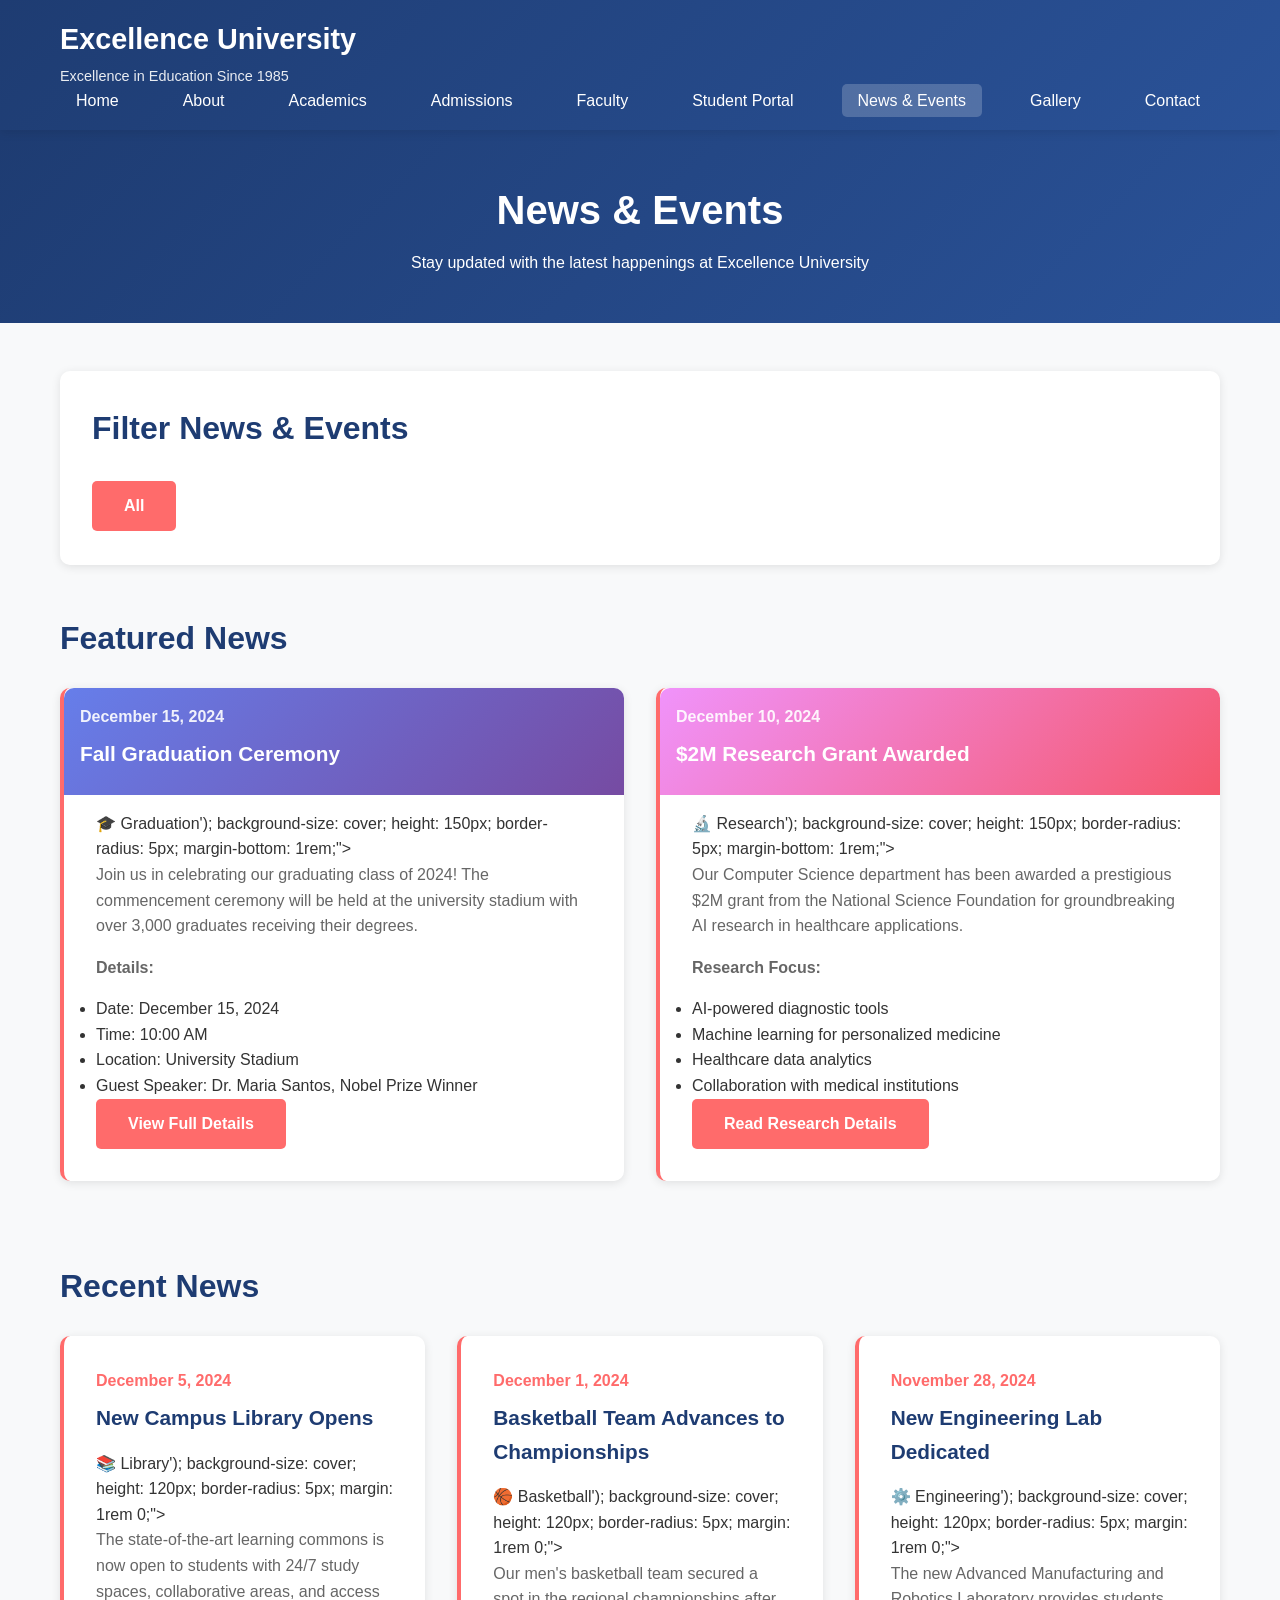
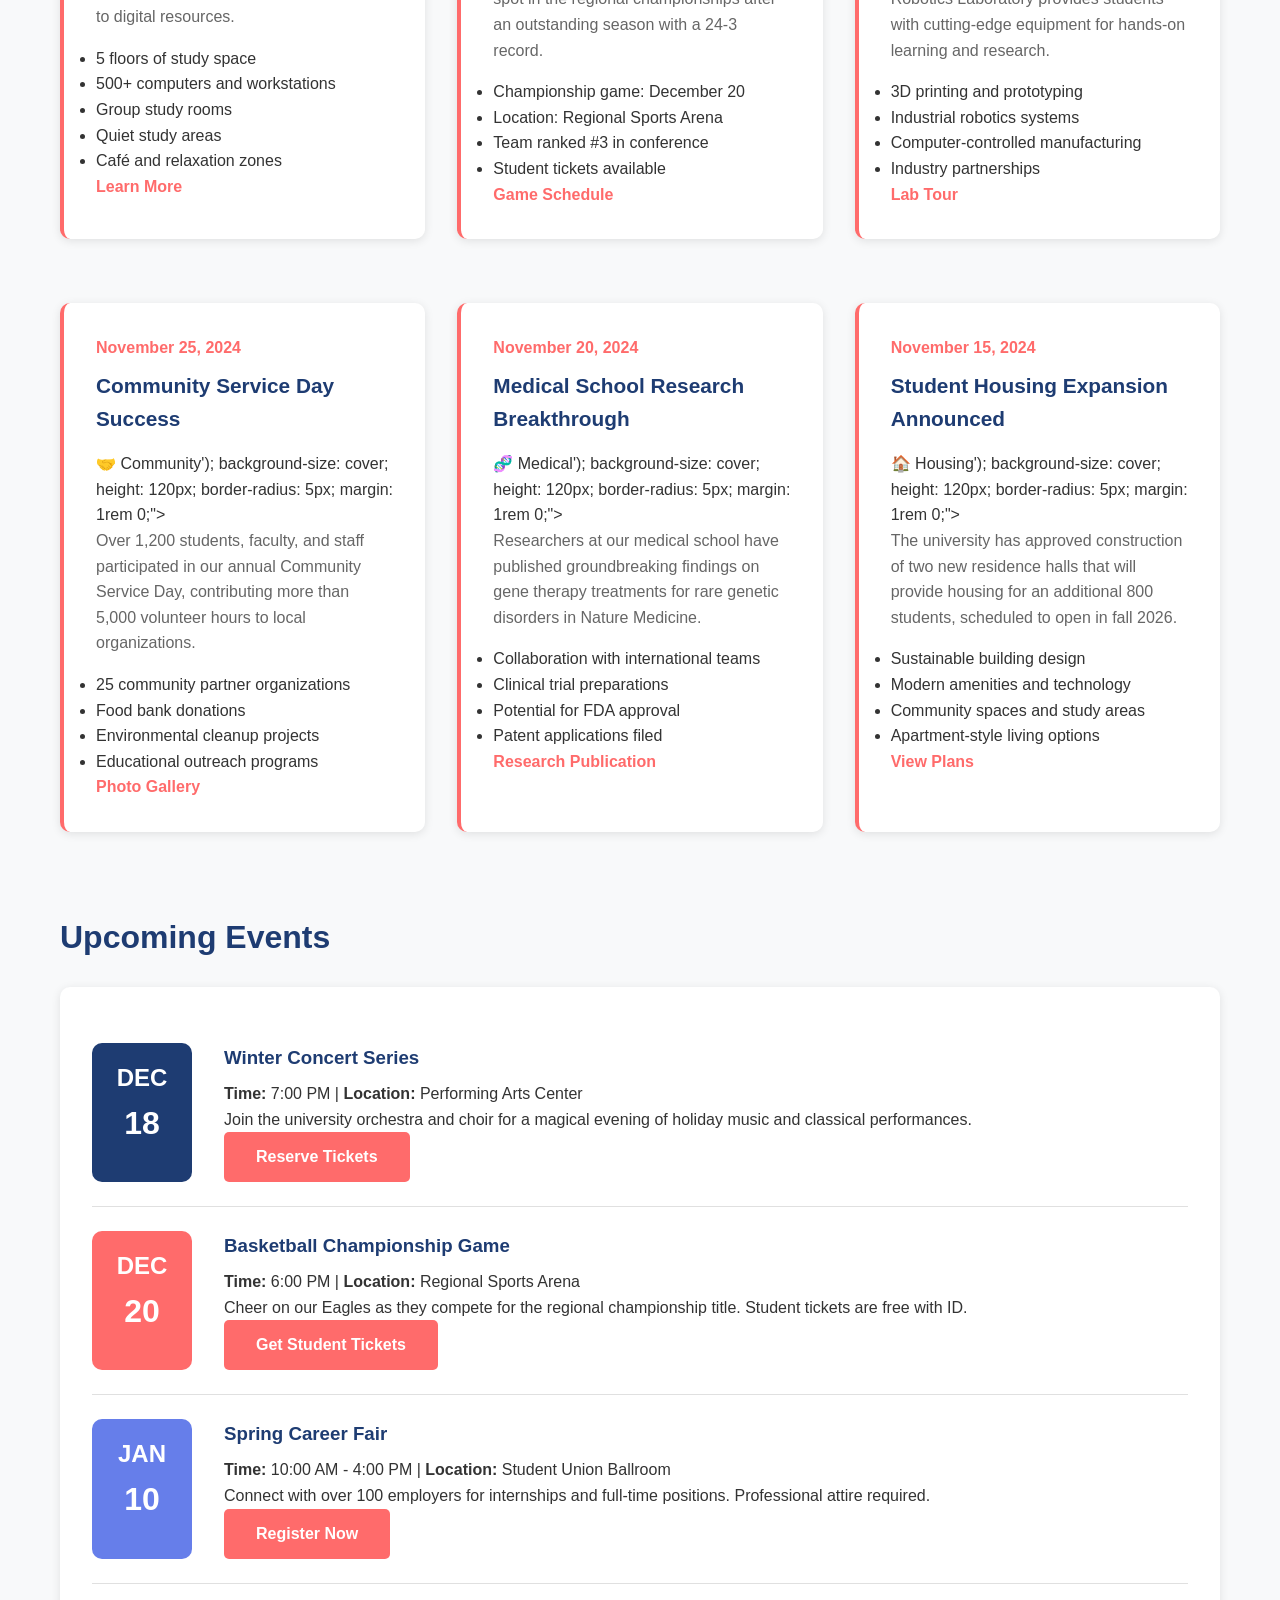
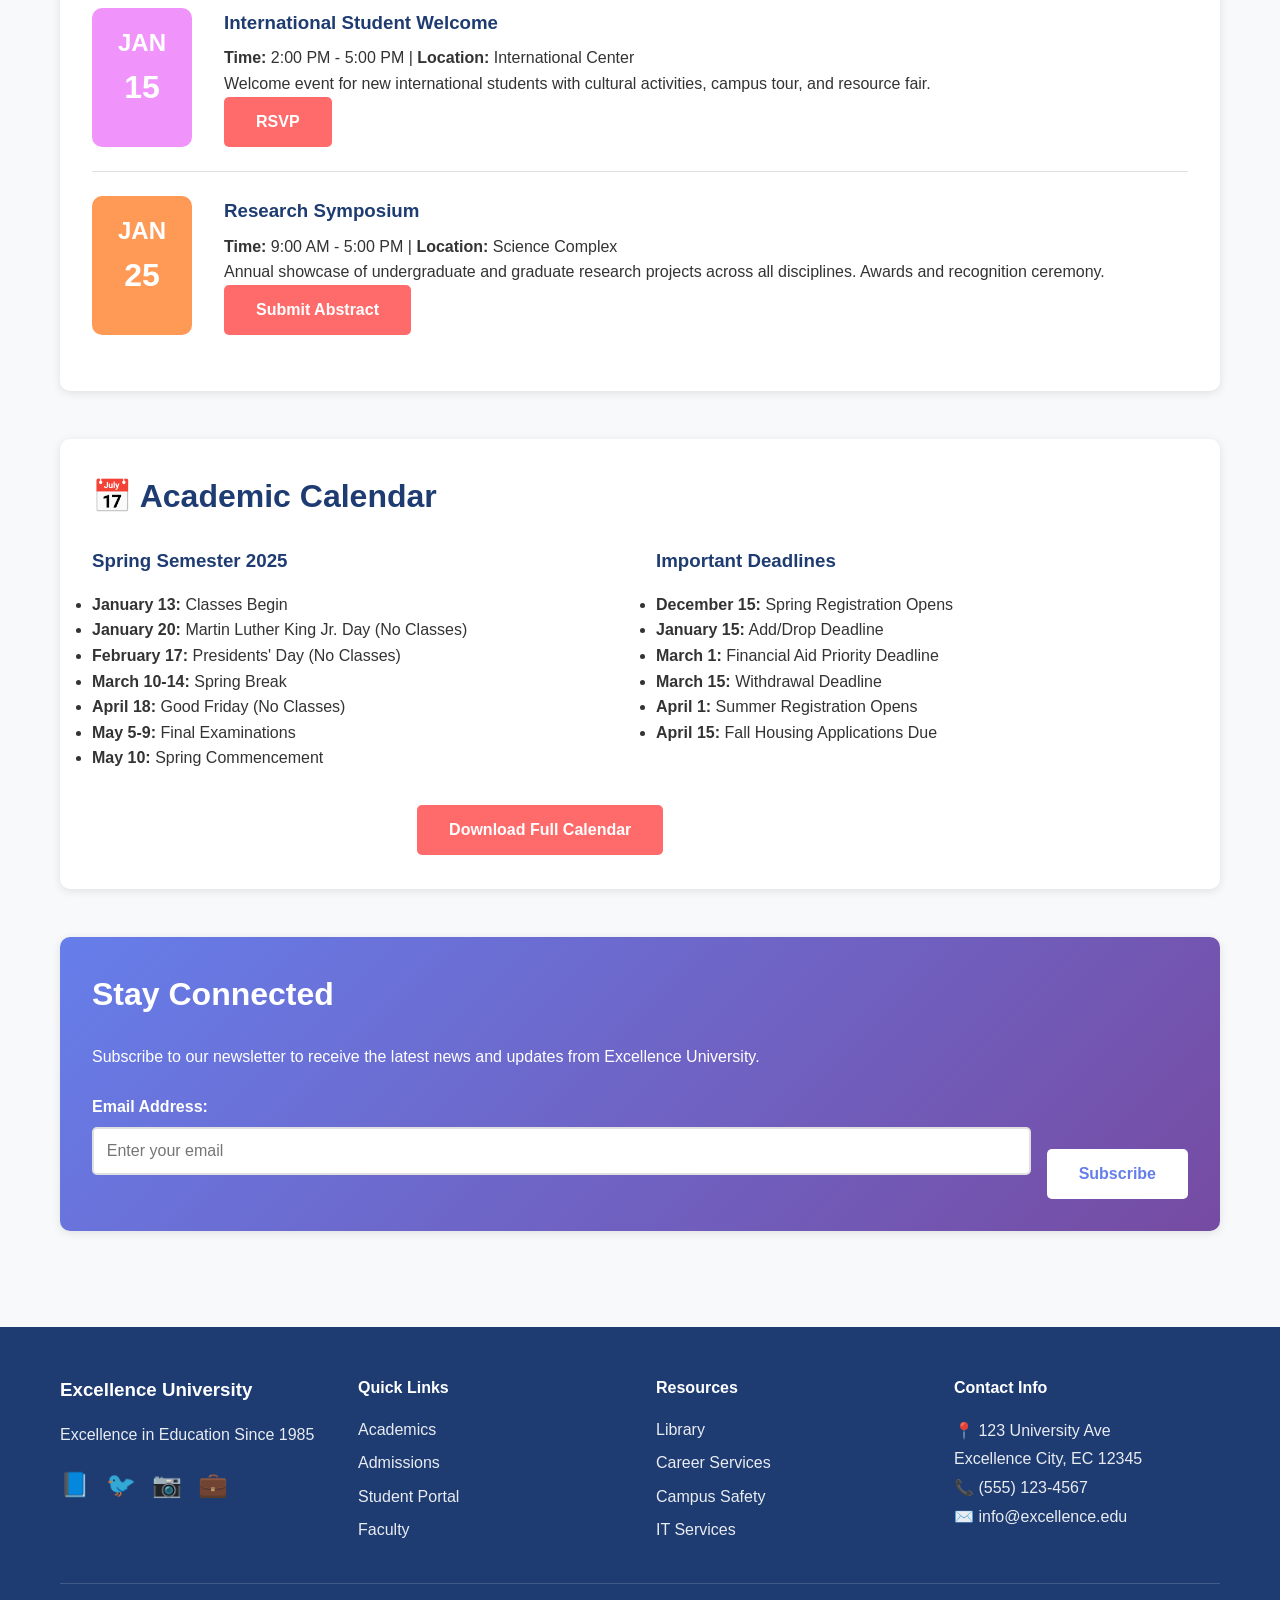
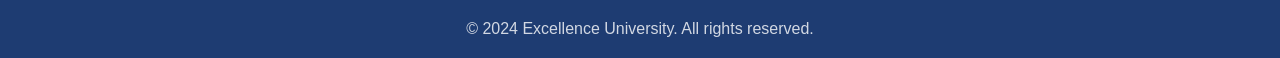
<file: HTML/news.html>
<!DOCTYPE html>
<html lang="en">
<head>
    <meta charset="UTF-8">
    <meta name="viewport" content="width=device-width, initial-scale=1.0">
    <title>News & Events - Excellence University</title>
    <link rel="stylesheet" href="../CSS/style.css">
</head>
<body>
    <!-- Header Section -->
    <header class="header">
        <div class="container">
            <div class="logo">
                <h1>Excellence University</h1>
                <p class="tagline">Excellence in Education Since 1985</p>
            </div>
            <nav class="nav">
                <ul>
                    <li><a href="index.html">Home</a></li>
                    <li><a href="about.html">About</a></li>
                    <li><a href="academics.html">Academics</a></li>
                    <li><a href="admissions.html">Admissions</a></li>
                    <li><a href="faculty.html">Faculty</a></li>
                    <li><a href="student-portal.html">Student Portal</a></li>
                    <li><a href="news.html" class="active">News & Events</a></li>
                    <li><a href="gallery.html">Gallery</a></li>
                    <li><a href="contact.html">Contact</a></li>
                </ul>
            </nav>
            <div class="mobile-menu-toggle">
                <span></span>
                <span></span>
                <span></span>
            </div>
        </div>
    </header>

    <!-- Page Header -->
    <section class="page-header">
        <div class="container">
            <h1>News & Events</h1>
            <p>Stay updated with the latest happenings at Excellence University</p>
        </div>
    </section>

    <!-- Page Content -->
    <section class="page-content">
        <div class="container">
            <!-- Filter Section -->
            <div class="content-section">
                <div class="card">
                    <h2>Filter News & Events</h2>
                    <div style="display: flex; gap: 1rem; flex-wrap: wrap; align-items: center;">
                        <button class="btn btn-primary" onclick="filterNews('all')">All</button>
                        <button class="btn btn-secondary" onclick="filterNews('academic')">Academic</button>
                        <button class="btn btn-secondary" onclick="filterNews('research')">Research</button>
                        <button class="btn btn-secondary" onclick="filterNews('campus')">Campus Life</button>
                        <button class="btn btn-secondary" onclick="filterNews('athletics')">Athletics</button>
                        <button class="btn btn-secondary" onclick="filterNews('community')">Community</button>
                    </div>
                </div>
            </div>

            <!-- Featured News -->
            <div class="content-section">
                <h2>Featured News</h2>
                <div class="featured-news-grid" style="display: grid; grid-template-columns: repeat(auto-fit, minmax(400px, 1fr)); gap: 2rem;">
                    <div class="news-item card" data-category="academic" id="graduation">
                        <div style="background: linear-gradient(135deg, #667eea 0%, #764ba2 100%); color: white; padding: 1rem; border-radius: 10px 10px 0 0; margin: -2rem -2rem 1rem -2rem;">
                            <div class="news-date" style="color: rgba(255,255,255,0.9);">December 15, 2024</div>
                            <h3 style="color: white; margin: 0.5rem 0;">Fall Graduation Ceremony</h3>
                        </div>
                        <div style="background: url('data:image/svg+xml,<svg xmlns=\"http://www.w3.org/2000/svg\" viewBox=\"0 0 400 200\"><rect width=\"400\" height=\"200\" fill=\"%23f0f0f0\"/><text x=\"200\" y=\"100\" text-anchor=\"middle\" font-size=\"24\" fill=\"%23666\">🎓 Graduation</text></svg>'); background-size: cover; height: 150px; border-radius: 5px; margin-bottom: 1rem;"></div>
                        <p>Join us in celebrating our graduating class of 2024! The commencement ceremony will be held at the university stadium with over 3,000 graduates receiving their degrees.</p>
                        <p><strong>Details:</strong></p>
                        <ul>
                            <li>Date: December 15, 2024</li>
                            <li>Time: 10:00 AM</li>
                            <li>Location: University Stadium</li>
                            <li>Guest Speaker: Dr. Maria Santos, Nobel Prize Winner</li>
                        </ul>
                        <button class="btn btn-primary" onclick="showNotification('Event details downloaded!', 'success')">View Full Details</button>
                    </div>

                    <div class="news-item card" data-category="research" id="grant">
                        <div style="background: linear-gradient(135deg, #f093fb 0%, #f5576c 100%); color: white; padding: 1rem; border-radius: 10px 10px 0 0; margin: -2rem -2rem 1rem -2rem;">
                            <div class="news-date" style="color: rgba(255,255,255,0.9);">December 10, 2024</div>
                            <h3 style="color: white; margin: 0.5rem 0;">$2M Research Grant Awarded</h3>
                        </div>
                        <div style="background: url('data:image/svg+xml,<svg xmlns=\"http://www.w3.org/2000/svg\" viewBox=\"0 0 400 200\"><rect width=\"400\" height=\"200\" fill=\"%23f0f0f0\"/><text x=\"200\" y=\"100\" text-anchor=\"middle\" font-size=\"24\" fill=\"%23666\">🔬 Research</text></svg>'); background-size: cover; height: 150px; border-radius: 5px; margin-bottom: 1rem;"></div>
                        <p>Our Computer Science department has been awarded a prestigious $2M grant from the National Science Foundation for groundbreaking AI research in healthcare applications.</p>
                        <p><strong>Research Focus:</strong></p>
                        <ul>
                            <li>AI-powered diagnostic tools</li>
                            <li>Machine learning for personalized medicine</li>
                            <li>Healthcare data analytics</li>
                            <li>Collaboration with medical institutions</li>
                        </ul>
                        <button class="btn btn-primary" onclick="showNotification('Research details accessed!', 'info')">Read Research Details</button>
                    </div>
                </div>
            </div>

            <!-- Recent News -->
            <div class="content-section">
                <h2>Recent News</h2>
                <div class="news-grid" style="display: grid; grid-template-columns: repeat(auto-fit, minmax(350px, 1fr)); gap: 2rem;">
                    
                    <div class="news-item card" data-category="campus" id="library">
                        <div class="news-date">December 5, 2024</div>
                        <h3>New Campus Library Opens</h3>
                        <div style="background: url('data:image/svg+xml,<svg xmlns=\"http://www.w3.org/2000/svg\" viewBox=\"0 0 300 150\"><rect width=\"300\" height=\"150\" fill=\"%23e8f4fd\"/><text x=\"150\" y=\"75\" text-anchor=\"middle\" font-size=\"20\" fill=\"%231976d2\">📚 Library</text></svg>'); background-size: cover; height: 120px; border-radius: 5px; margin: 1rem 0;"></div>
                        <p>The state-of-the-art learning commons is now open to students with 24/7 study spaces, collaborative areas, and access to digital resources.</p>
                        <ul>
                            <li>5 floors of study space</li>
                            <li>500+ computers and workstations</li>
                            <li>Group study rooms</li>
                            <li>Quiet study areas</li>
                            <li>Café and relaxation zones</li>
                        </ul>
                        <a href="#" class="btn-link">Learn More</a>
                    </div>

                    <div class="news-item card" data-category="athletics">
                        <div class="news-date">December 1, 2024</div>
                        <h3>Basketball Team Advances to Championships</h3>
                        <div style="background: url('data:image/svg+xml,<svg xmlns=\"http://www.w3.org/2000/svg\" viewBox=\"0 0 300 150\"><rect width=\"300\" height=\"150\" fill=\"%23fff3e0\"/><text x=\"150\" y=\"75\" text-anchor=\"middle\" font-size=\"20\" fill=\"%23f57c00\">🏀 Basketball</text></svg>'); background-size: cover; height: 120px; border-radius: 5px; margin: 1rem 0;"></div>
                        <p>Our men's basketball team secured a spot in the regional championships after an outstanding season with a 24-3 record.</p>
                        <ul>
                            <li>Championship game: December 20</li>
                            <li>Location: Regional Sports Arena</li>
                            <li>Team ranked #3 in conference</li>
                            <li>Student tickets available</li>
                        </ul>
                        <a href="#" class="btn-link">Game Schedule</a>
                    </div>

                    <div class="news-item card" data-category="academic">
                        <div class="news-date">November 28, 2024</div>
                        <h3>New Engineering Lab Dedicated</h3>
                        <div style="background: url('data:image/svg+xml,<svg xmlns=\"http://www.w3.org/2000/svg\" viewBox=\"0 0 300 150\"><rect width=\"300\" height=\"150\" fill=\"%23f3e5f5\"/><text x=\"150\" y=\"75\" text-anchor=\"middle\" font-size=\"20\" fill=\"%237b1fa2\">⚙️ Engineering</text></svg>'); background-size: cover; height: 120px; border-radius: 5px; margin: 1rem 0;"></div>
                        <p>The new Advanced Manufacturing and Robotics Laboratory provides students with cutting-edge equipment for hands-on learning and research.</p>
                        <ul>
                            <li>3D printing and prototyping</li>
                            <li>Industrial robotics systems</li>
                            <li>Computer-controlled manufacturing</li>
                            <li>Industry partnerships</li>
                        </ul>
                        <a href="#" class="btn-link">Lab Tour</a>
                    </div>

                    <div class="news-item card" data-category="community">
                        <div class="news-date">November 25, 2024</div>
                        <h3>Community Service Day Success</h3>
                        <div style="background: url('data:image/svg+xml,<svg xmlns=\"http://www.w3.org/2000/svg\" viewBox=\"0 0 300 150\"><rect width=\"300\" height=\"150\" fill=\"%23e8f5e8\"/><text x=\"150\" y=\"75\" text-anchor=\"middle\" font-size=\"20\" fill=\"%23388e3c\">🤝 Community</text></svg>'); background-size: cover; height: 120px; border-radius: 5px; margin: 1rem 0;"></div>
                        <p>Over 1,200 students, faculty, and staff participated in our annual Community Service Day, contributing more than 5,000 volunteer hours to local organizations.</p>
                        <ul>
                            <li>25 community partner organizations</li>
                            <li>Food bank donations</li>
                            <li>Environmental cleanup projects</li>
                            <li>Educational outreach programs</li>
                        </ul>
                        <a href="#" class="btn-link">Photo Gallery</a>
                    </div>

                    <div class="news-item card" data-category="research">
                        <div class="news-date">November 20, 2024</div>
                        <h3>Medical School Research Breakthrough</h3>
                        <div style="background: url('data:image/svg+xml,<svg xmlns=\"http://www.w3.org/2000/svg\" viewBox=\"0 0 300 150\"><rect width=\"300\" height=\"150\" fill=\"%23fee8e8\"/><text x=\"150\" y=\"75\" text-anchor=\"middle\" font-size=\"20\" fill=\"%23d32f2f\">🧬 Medical</text></svg>'); background-size: cover; height: 120px; border-radius: 5px; margin: 1rem 0;"></div>
                        <p>Researchers at our medical school have published groundbreaking findings on gene therapy treatments for rare genetic disorders in Nature Medicine.</p>
                        <ul>
                            <li>Collaboration with international teams</li>
                            <li>Clinical trial preparations</li>
                            <li>Potential for FDA approval</li>
                            <li>Patent applications filed</li>
                        </ul>
                        <a href="#" class="btn-link">Research Publication</a>
                    </div>

                    <div class="news-item card" data-category="campus">
                        <div class="news-date">November 15, 2024</div>
                        <h3>Student Housing Expansion Announced</h3>
                        <div style="background: url('data:image/svg+xml,<svg xmlns=\"http://www.w3.org/2000/svg\" viewBox=\"0 0 300 150\"><rect width=\"300\" height=\"150\" fill=\"%23e3f2fd\"/><text x=\"150\" y=\"75\" text-anchor=\"middle\" font-size=\"20\" fill=\"%231976d2\">🏠 Housing</text></svg>'); background-size: cover; height: 120px; border-radius: 5px; margin: 1rem 0;"></div>
                        <p>The university has approved construction of two new residence halls that will provide housing for an additional 800 students, scheduled to open in fall 2026.</p>
                        <ul>
                            <li>Sustainable building design</li>
                            <li>Modern amenities and technology</li>
                            <li>Community spaces and study areas</li>
                            <li>Apartment-style living options</li>
                        </ul>
                        <a href="#" class="btn-link">View Plans</a>
                    </div>
                </div>
            </div>

            <!-- Upcoming Events -->
            <div class="content-section">
                <h2>Upcoming Events</h2>
                <div class="events-timeline" style="background: white; padding: 2rem; border-radius: 10px; box-shadow: 0 2px 10px rgba(0,0,0,0.1);">
                    
                    <div class="event-item" style="display: flex; gap: 2rem; padding: 1.5rem 0; border-bottom: 1px solid #e0e0e0;">
                        <div style="min-width: 100px; text-align: center; background: #1e3c72; color: white; padding: 1rem; border-radius: 10px;">
                            <div style="font-size: 1.5rem; font-weight: bold;">DEC</div>
                            <div style="font-size: 2rem; font-weight: bold;">18</div>
                        </div>
                        <div style="flex: 1;">
                            <h3 style="color: #1e3c72; margin-bottom: 0.5rem;">Winter Concert Series</h3>
                            <p><strong>Time:</strong> 7:00 PM | <strong>Location:</strong> Performing Arts Center</p>
                            <p>Join the university orchestra and choir for a magical evening of holiday music and classical performances.</p>
                            <button class="btn btn-primary" onclick="showNotification('Concert tickets reserved!', 'success')">Reserve Tickets</button>
                        </div>
                    </div>

                    <div class="event-item" style="display: flex; gap: 2rem; padding: 1.5rem 0; border-bottom: 1px solid #e0e0e0;">
                        <div style="min-width: 100px; text-align: center; background: #ff6b6b; color: white; padding: 1rem; border-radius: 10px;">
                            <div style="font-size: 1.5rem; font-weight: bold;">DEC</div>
                            <div style="font-size: 2rem; font-weight: bold;">20</div>
                        </div>
                        <div style="flex: 1;">
                            <h3 style="color: #1e3c72; margin-bottom: 0.5rem;">Basketball Championship Game</h3>
                            <p><strong>Time:</strong> 6:00 PM | <strong>Location:</strong> Regional Sports Arena</p>
                            <p>Cheer on our Eagles as they compete for the regional championship title. Student tickets are free with ID.</p>
                            <button class="btn btn-primary" onclick="showNotification('Game tickets claimed!', 'success')">Get Student Tickets</button>
                        </div>
                    </div>

                    <div class="event-item" style="display: flex; gap: 2rem; padding: 1.5rem 0; border-bottom: 1px solid #e0e0e0;">
                        <div style="min-width: 100px; text-align: center; background: #667eea; color: white; padding: 1rem; border-radius: 10px;">
                            <div style="font-size: 1.5rem; font-weight: bold;">JAN</div>
                            <div style="font-size: 2rem; font-weight: bold;">10</div>
                        </div>
                        <div style="flex: 1;">
                            <h3 style="color: #1e3c72; margin-bottom: 0.5rem;">Spring Career Fair</h3>
                            <p><strong>Time:</strong> 10:00 AM - 4:00 PM | <strong>Location:</strong> Student Union Ballroom</p>
                            <p>Connect with over 100 employers for internships and full-time positions. Professional attire required.</p>
                            <button class="btn btn-primary" onclick="showNotification('Career fair registration completed!', 'success')">Register Now</button>
                        </div>
                    </div>

                    <div class="event-item" style="display: flex; gap: 2rem; padding: 1.5rem 0; border-bottom: 1px solid #e0e0e0;">
                        <div style="min-width: 100px; text-align: center; background: #f093fb; color: white; padding: 1rem; border-radius: 10px;">
                            <div style="font-size: 1.5rem; font-weight: bold;">JAN</div>
                            <div style="font-size: 2rem; font-weight: bold;">15</div>
                        </div>
                        <div style="flex: 1;">
                            <h3 style="color: #1e3c72; margin-bottom: 0.5rem;">International Student Welcome</h3>
                            <p><strong>Time:</strong> 2:00 PM - 5:00 PM | <strong>Location:</strong> International Center</p>
                            <p>Welcome event for new international students with cultural activities, campus tour, and resource fair.</p>
                            <button class="btn btn-primary" onclick="showNotification('Welcome event registered!', 'success')">RSVP</button>
                        </div>
                    </div>

                    <div class="event-item" style="display: flex; gap: 2rem; padding: 1.5rem 0;">
                        <div style="min-width: 100px; text-align: center; background: #ff9a56; color: white; padding: 1rem; border-radius: 10px;">
                            <div style="font-size: 1.5rem; font-weight: bold;">JAN</div>
                            <div style="font-size: 2rem; font-weight: bold;">25</div>
                        </div>
                        <div style="flex: 1;">
                            <h3 style="color: #1e3c72; margin-bottom: 0.5rem;">Research Symposium</h3>
                            <p><strong>Time:</strong> 9:00 AM - 5:00 PM | <strong>Location:</strong> Science Complex</p>
                            <p>Annual showcase of undergraduate and graduate research projects across all disciplines. Awards and recognition ceremony.</p>
                            <button class="btn btn-primary" onclick="showNotification('Symposium registration submitted!', 'success')">Submit Abstract</button>
                        </div>
                    </div>
                </div>
            </div>

            <!-- Event Calendar -->
            <div class="content-section">
                <div class="card">
                    <h2>📅 Academic Calendar</h2>
                    <div class="two-column">
                        <div>
                            <h3>Spring Semester 2025</h3>
                            <ul>
                                <li><strong>January 13:</strong> Classes Begin</li>
                                <li><strong>January 20:</strong> Martin Luther King Jr. Day (No Classes)</li>
                                <li><strong>February 17:</strong> Presidents' Day (No Classes)</li>
                                <li><strong>March 10-14:</strong> Spring Break</li>
                                <li><strong>April 18:</strong> Good Friday (No Classes)</li>
                                <li><strong>May 5-9:</strong> Final Examinations</li>
                                <li><strong>May 10:</strong> Spring Commencement</li>
                            </ul>
                        </div>
                        <div>
                            <h3>Important Deadlines</h3>
                            <ul>
                                <li><strong>December 15:</strong> Spring Registration Opens</li>
                                <li><strong>January 15:</strong> Add/Drop Deadline</li>
                                <li><strong>March 1:</strong> Financial Aid Priority Deadline</li>
                                <li><strong>March 15:</strong> Withdrawal Deadline</li>
                                <li><strong>April 1:</strong> Summer Registration Opens</li>
                                <li><strong>April 15:</strong> Fall Housing Applications Due</li>
                            </ul>
                        </div>
                    </div>
                    
                    <div style="text-align: center; margin-top: 2rem;">
                        <button class="btn btn-primary" onclick="showNotification('Calendar downloaded!', 'success')">Download Full Calendar</button>
                        <button class="btn btn-secondary" onclick="showNotification('Calendar synced!', 'success')" style="margin-left: 1rem;">Sync to Phone</button>
                    </div>
                </div>
            </div>

            <!-- Newsletter Signup -->
            <div class="content-section">
                <div class="card" style="background: linear-gradient(135deg, #667eea 0%, #764ba2 100%); color: white;">
                    <h2 style="color: white;">Stay Connected</h2>
                    <p>Subscribe to our newsletter to receive the latest news and updates from Excellence University.</p>
                    <form style="display: flex; gap: 1rem; align-items: end; flex-wrap: wrap; margin-top: 1.5rem;">
                        <div class="form-group" style="flex: 1; min-width: 250px;">
                            <label for="newsletter-email" style="color: white;">Email Address:</label>
                            <input type="email" id="newsletter-email" placeholder="Enter your email" required>
                        </div>
                        <button type="submit" class="btn" style="background: white; color: #667eea;" onclick="showNotification('Successfully subscribed to newsletter!', 'success')">Subscribe</button>
                    </form>
                </div>
            </div>
        </div>
    </section>

    <!-- Footer -->
    <footer class="footer">
        <div class="container">
            <div class="footer-content">
                <div class="footer-section">
                    <h3>Excellence University</h3>
                    <p>Excellence in Education Since 1985</p>
                    <div class="social-links">
                        <a href="#">📘</a>
                        <a href="#">🐦</a>
                        <a href="#">📷</a>
                        <a href="#">💼</a>
                    </div>
                </div>
                <div class="footer-section">
                    <h4>Quick Links</h4>
                    <ul>
                        <li><a href="academics.html">Academics</a></li>
                        <li><a href="admissions.html">Admissions</a></li>
                        <li><a href="student-portal.html">Student Portal</a></li>
                        <li><a href="faculty.html">Faculty</a></li>
                    </ul>
                </div>
                <div class="footer-section">
                    <h4>Resources</h4>
                    <ul>
                        <li><a href="#">Library</a></li>
                        <li><a href="#">Career Services</a></li>
                        <li><a href="#">Campus Safety</a></li>
                        <li><a href="#">IT Services</a></li>
                    </ul>
                </div>
                <div class="footer-section">
                    <h4>Contact Info</h4>
                    <p>📍 123 University Ave<br>Excellence City, EC 12345</p>
                    <p>📞 (555) 123-4567</p>
                    <p>✉️ info@excellence.edu</p>
                </div>
            </div>
            <div class="footer-bottom">
                <p>&copy; 2024 Excellence University. All rights reserved.</p>
            </div>
        </div>
    </footer>

    <script src="../CSS/script.js"></script>
</body>
</html>
</file>
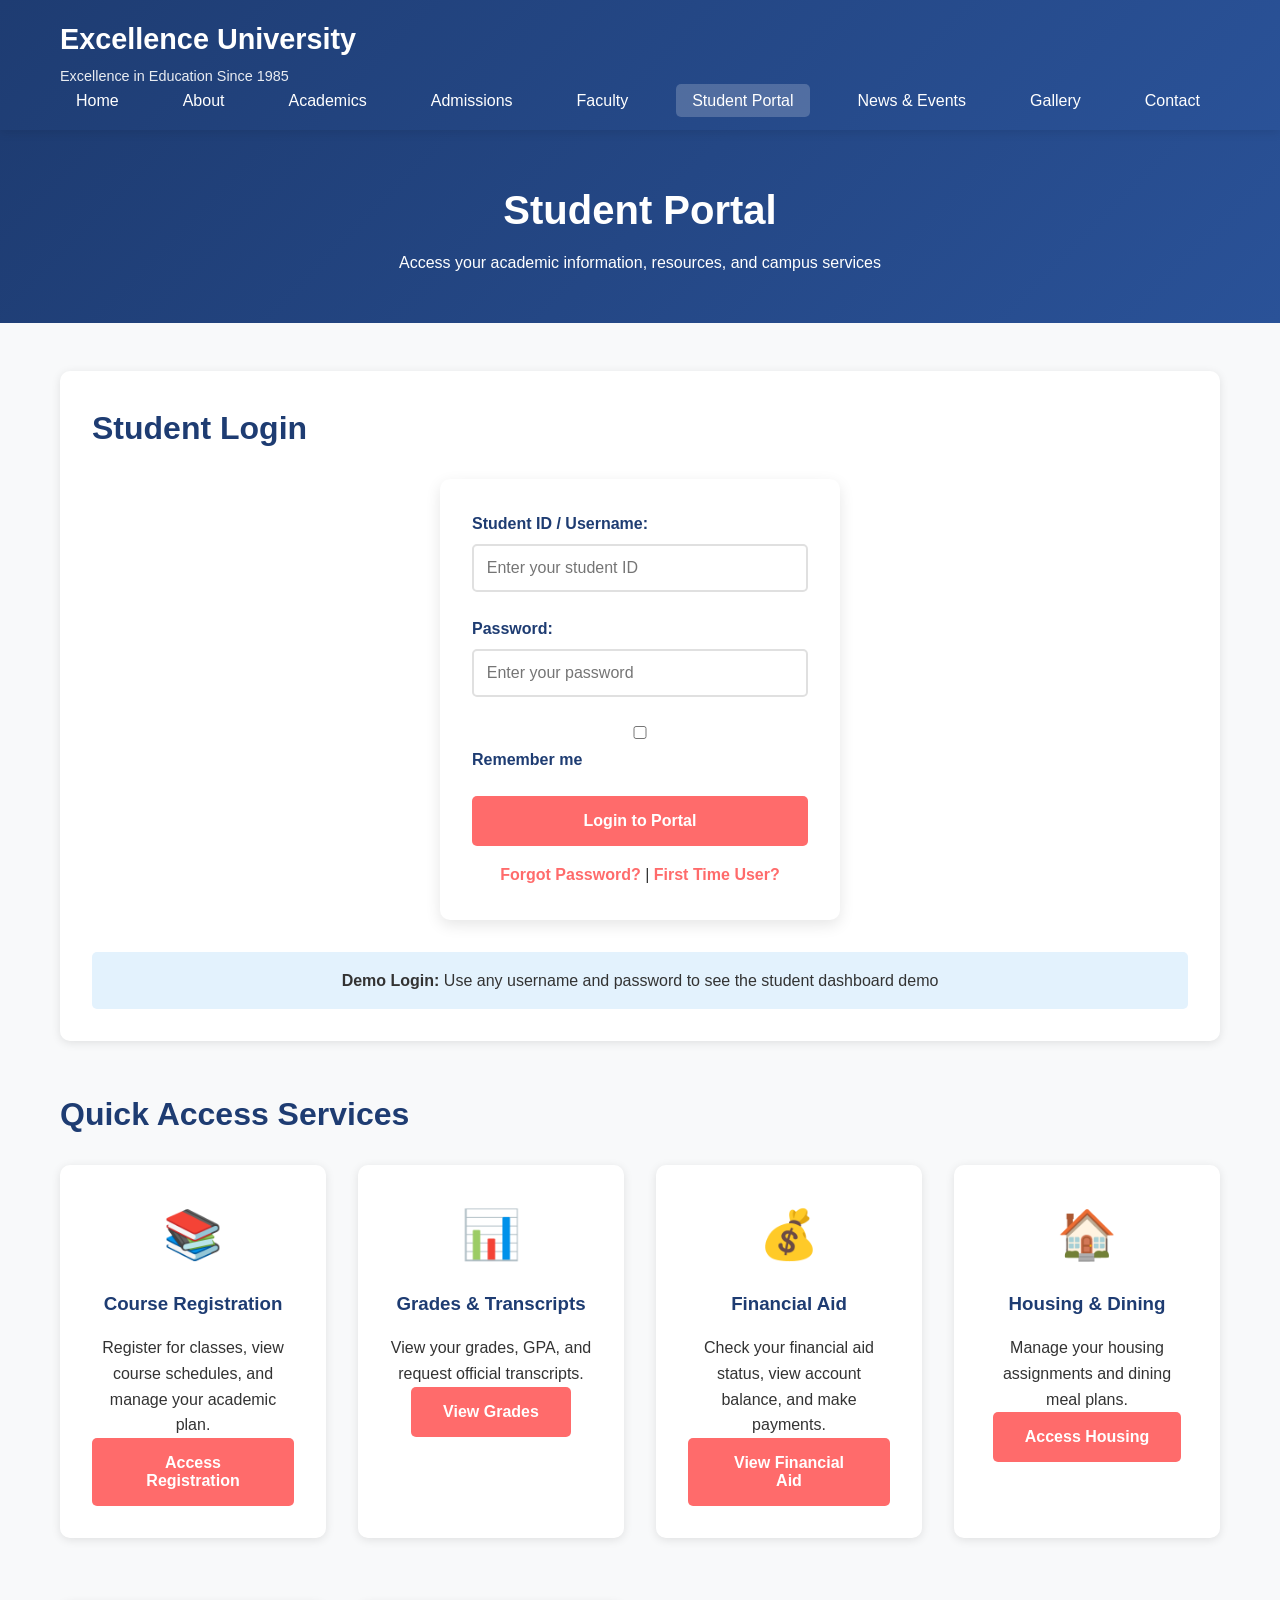
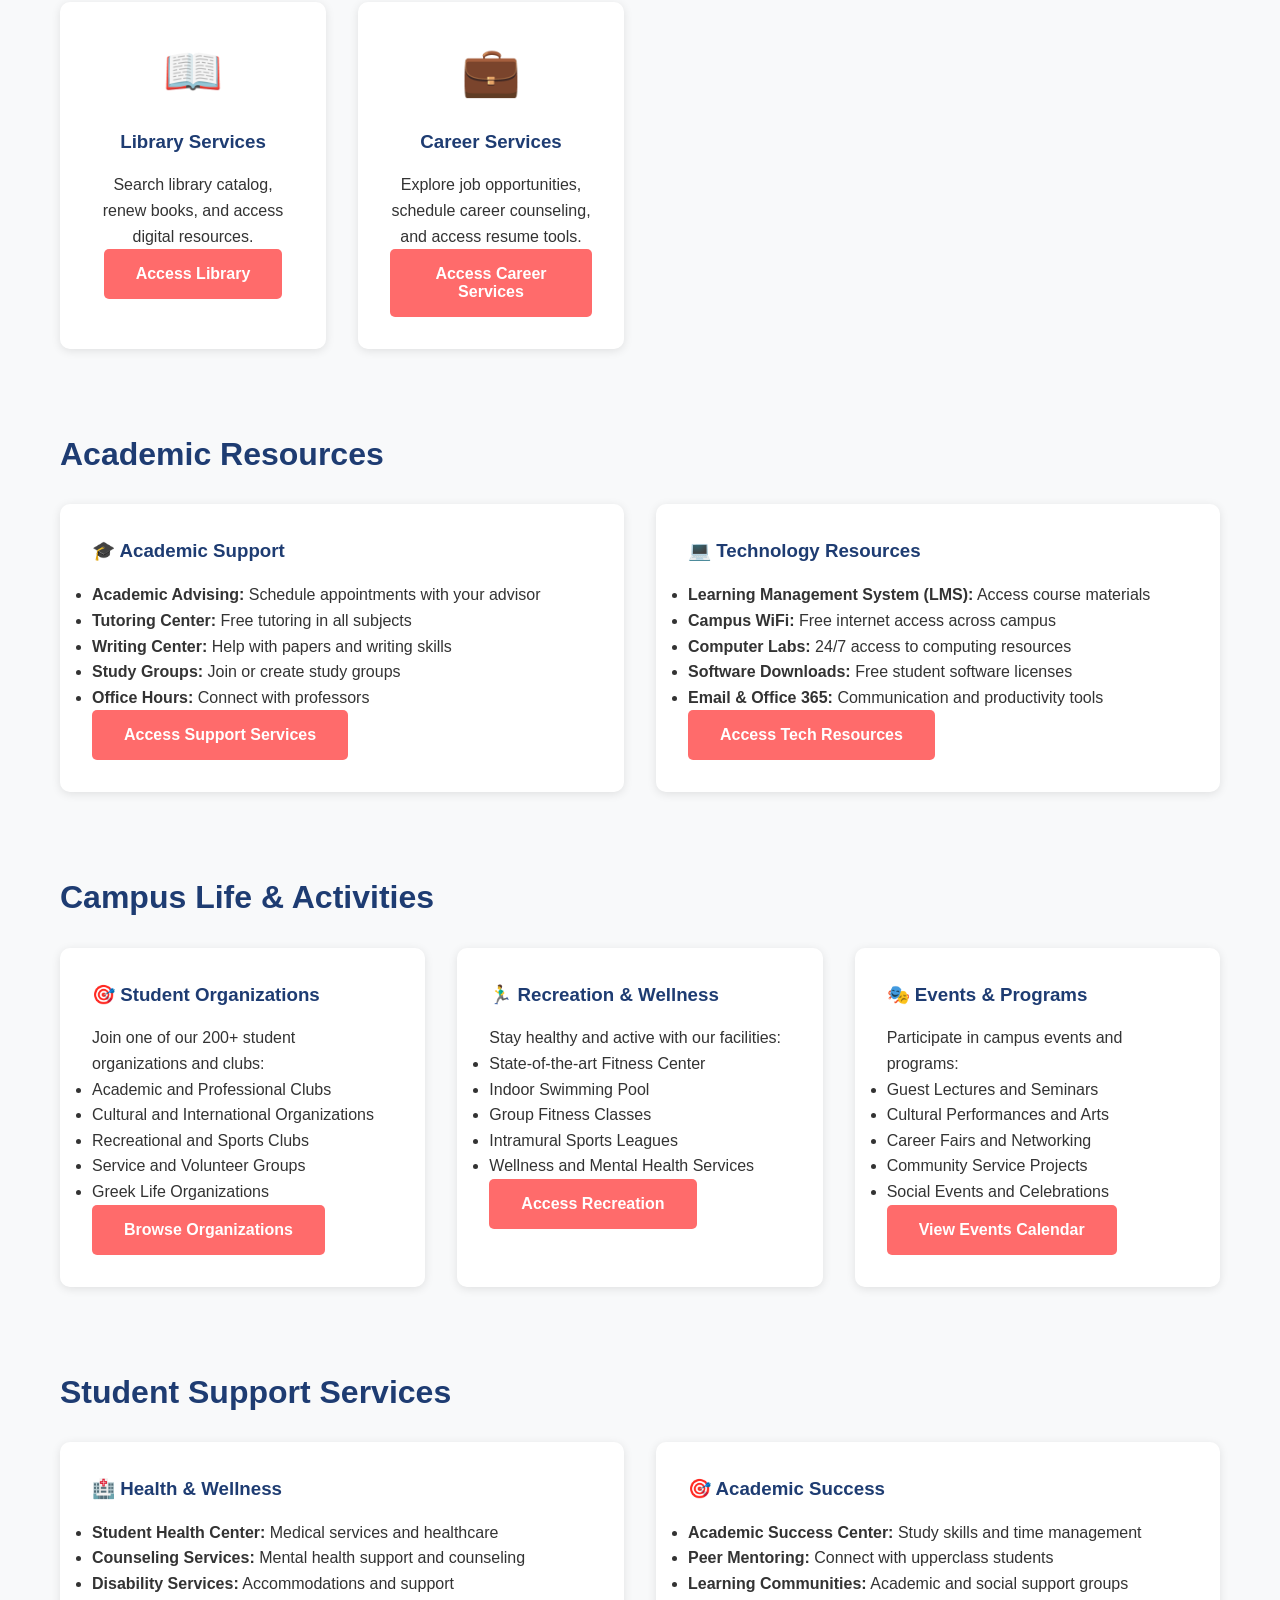
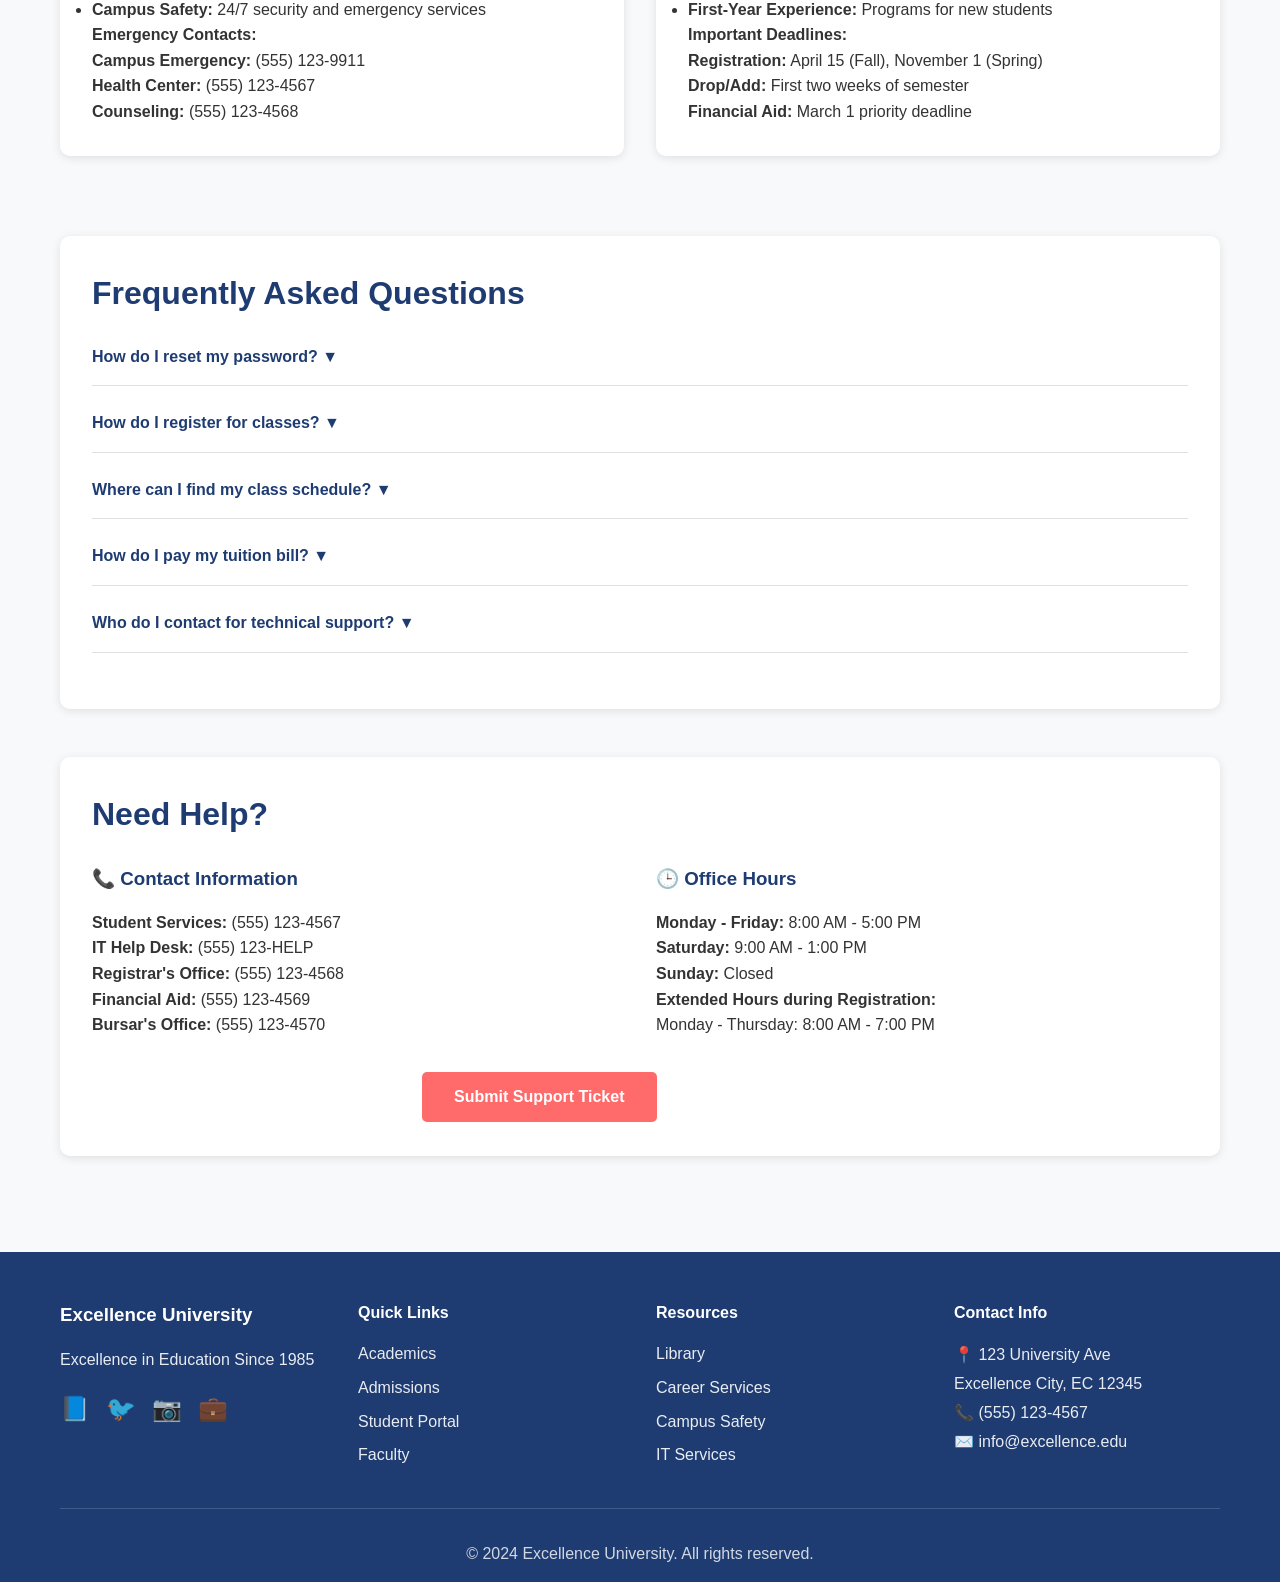
<file: HTML/student-portal.html>
<!DOCTYPE html>
<html lang="en">
<head>
    <meta charset="UTF-8">
    <meta name="viewport" content="width=device-width, initial-scale=1.0">
    <title>Student Portal - Excellence University</title>
    <link rel="stylesheet" href="../CSS/style.css">
</head>
<body>
    <!-- Header Section -->
    <header class="header">
        <div class="container">
            <div class="logo">
                <h1>Excellence University</h1>
                <p class="tagline">Excellence in Education Since 1985</p>
            </div>
            <nav class="nav">
                <ul>
                    <li><a href="index.html">Home</a></li>
                    <li><a href="about.html">About</a></li>
                    <li><a href="academics.html">Academics</a></li>
                    <li><a href="admissions.html">Admissions</a></li>
                    <li><a href="faculty.html">Faculty</a></li>
                    <li><a href="student-portal.html" class="active">Student Portal</a></li>
                    <li><a href="news.html">News & Events</a></li>
                    <li><a href="gallery.html">Gallery</a></li>
                    <li><a href="contact.html">Contact</a></li>
                </ul>
            </nav>
            <div class="mobile-menu-toggle">
                <span></span>
                <span></span>
                <span></span>
            </div>
        </div>
    </header>

    <!-- Page Header -->
    <section class="page-header">
        <div class="container">
            <h1>Student Portal</h1>
            <p>Access your academic information, resources, and campus services</p>
        </div>
    </section>

    <!-- Page Content -->
    <section class="page-content">
        <div class="container">
            <!-- Login Section -->
            <div class="content-section login-container">
                <div class="card">
                    <h2>Student Login</h2>
                    <form id="student-login-form" class="form-container" style="max-width: 400px; margin: 0 auto;">
                        <div class="form-group">
                            <label for="username">Student ID / Username:</label>
                            <input type="text" id="username" name="username" placeholder="Enter your student ID" required>
                        </div>
                        <div class="form-group">
                            <label for="password">Password:</label>
                            <input type="password" id="password" name="password" placeholder="Enter your password" required>
                        </div>
                        <div class="form-group">
                            <label>
                                <input type="checkbox"> Remember me
                            </label>
                        </div>
                        <button type="submit" class="btn btn-primary" style="width: 100%;">Login to Portal</button>
                        <div style="text-align: center; margin-top: 1rem;">
                            <a href="#" class="btn-link">Forgot Password?</a> | 
                            <a href="#" class="btn-link">First Time User?</a>
                        </div>
                    </form>
                    
                    <div style="margin-top: 2rem; padding: 1rem; background: #e3f2fd; border-radius: 5px; text-align: center;">
                        <p><strong>Demo Login:</strong> Use any username and password to see the student dashboard demo</p>
                    </div>
                </div>
            </div>

            <!-- Dashboard Container (Hidden initially) -->
            <div class="dashboard-container" style="display: none;">
                <!-- Dashboard content will be populated by JavaScript -->
            </div>

            <!-- Quick Access Services -->
            <div class="content-section">
                <h2>Quick Access Services</h2>
                <div style="display: grid; grid-template-columns: repeat(auto-fit, minmax(250px, 1fr)); gap: 2rem;">
                    <div class="card" style="text-align: center;">
                        <div style="font-size: 3rem; color: #1e3c72; margin-bottom: 1rem;">📚</div>
                        <h3>Course Registration</h3>
                        <p>Register for classes, view course schedules, and manage your academic plan.</p>
                        <button class="btn btn-primary" onclick="showNotification('Registration system accessed!', 'info')">Access Registration</button>
                    </div>
                    
                    <div class="card" style="text-align: center;">
                        <div style="font-size: 3rem; color: #1e3c72; margin-bottom: 1rem;">📊</div>
                        <h3>Grades & Transcripts</h3>
                        <p>View your grades, GPA, and request official transcripts.</p>
                        <button class="btn btn-primary" onclick="showNotification('Grades portal opened!', 'info')">View Grades</button>
                    </div>
                    
                    <div class="card" style="text-align: center;">
                        <div style="font-size: 3rem; color: #1e3c72; margin-bottom: 1rem;">💰</div>
                        <h3>Financial Aid</h3>
                        <p>Check your financial aid status, view account balance, and make payments.</p>
                        <button class="btn btn-primary" onclick="showNotification('Financial aid portal accessed!', 'info')">View Financial Aid</button>
                    </div>
                    
                    <div class="card" style="text-align: center;">
                        <div style="font-size: 3rem; color: #1e3c72; margin-bottom: 1rem;">🏠</div>
                        <h3>Housing & Dining</h3>
                        <p>Manage your housing assignments and dining meal plans.</p>
                        <button class="btn btn-primary" onclick="showNotification('Housing portal opened!', 'info')">Access Housing</button>
                    </div>
                    
                    <div class="card" style="text-align: center;">
                        <div style="font-size: 3rem; color: #1e3c72; margin-bottom: 1rem;">📖</div>
                        <h3>Library Services</h3>
                        <p>Search library catalog, renew books, and access digital resources.</p>
                        <button class="btn btn-primary" onclick="showNotification('Library system accessed!', 'info')">Access Library</button>
                    </div>
                    
                    <div class="card" style="text-align: center;">
                        <div style="font-size: 3rem; color: #1e3c72; margin-bottom: 1rem;">💼</div>
                        <h3>Career Services</h3>
                        <p>Explore job opportunities, schedule career counseling, and access resume tools.</p>
                        <button class="btn btn-primary" onclick="showNotification('Career services portal opened!', 'info')">Access Career Services</button>
                    </div>
                </div>
            </div>

            <!-- Academic Resources -->
            <div class="content-section">
                <h2>Academic Resources</h2>
                <div class="two-column">
                    <div class="card">
                        <h3>🎓 Academic Support</h3>
                        <ul>
                            <li><strong>Academic Advising:</strong> Schedule appointments with your advisor</li>
                            <li><strong>Tutoring Center:</strong> Free tutoring in all subjects</li>
                            <li><strong>Writing Center:</strong> Help with papers and writing skills</li>
                            <li><strong>Study Groups:</strong> Join or create study groups</li>
                            <li><strong>Office Hours:</strong> Connect with professors</li>
                        </ul>
                        <button class="btn btn-primary" onclick="showNotification('Academic support services accessed!', 'info')">Access Support Services</button>
                    </div>
                    
                    <div class="card">
                        <h3>💻 Technology Resources</h3>
                        <ul>
                            <li><strong>Learning Management System (LMS):</strong> Access course materials</li>
                            <li><strong>Campus WiFi:</strong> Free internet access across campus</li>
                            <li><strong>Computer Labs:</strong> 24/7 access to computing resources</li>
                            <li><strong>Software Downloads:</strong> Free student software licenses</li>
                            <li><strong>Email & Office 365:</strong> Communication and productivity tools</li>
                        </ul>
                        <button class="btn btn-primary" onclick="showNotification('Technology resources accessed!', 'info')">Access Tech Resources</button>
                    </div>
                </div>
            </div>

            <!-- Campus Life -->
            <div class="content-section">
                <h2>Campus Life & Activities</h2>
                <div style="display: grid; grid-template-columns: repeat(auto-fit, minmax(300px, 1fr)); gap: 2rem;">
                    <div class="card">
                        <h3>🎯 Student Organizations</h3>
                        <p>Join one of our 200+ student organizations and clubs:</p>
                        <ul>
                            <li>Academic and Professional Clubs</li>
                            <li>Cultural and International Organizations</li>
                            <li>Recreational and Sports Clubs</li>
                            <li>Service and Volunteer Groups</li>
                            <li>Greek Life Organizations</li>
                        </ul>
                        <button class="btn btn-primary" onclick="showNotification('Student organizations directory opened!', 'info')">Browse Organizations</button>
                    </div>
                    
                    <div class="card">
                        <h3>🏃‍♂️ Recreation & Wellness</h3>
                        <p>Stay healthy and active with our facilities:</p>
                        <ul>
                            <li>State-of-the-art Fitness Center</li>
                            <li>Indoor Swimming Pool</li>
                            <li>Group Fitness Classes</li>
                            <li>Intramural Sports Leagues</li>
                            <li>Wellness and Mental Health Services</li>
                        </ul>
                        <button class="btn btn-primary" onclick="showNotification('Recreation center portal accessed!', 'info')">Access Recreation</button>
                    </div>
                    
                    <div class="card">
                        <h3>🎭 Events & Programs</h3>
                        <p>Participate in campus events and programs:</p>
                        <ul>
                            <li>Guest Lectures and Seminars</li>
                            <li>Cultural Performances and Arts</li>
                            <li>Career Fairs and Networking</li>
                            <li>Community Service Projects</li>
                            <li>Social Events and Celebrations</li>
                        </ul>
                        <button class="btn btn-primary" onclick="showNotification('Events calendar opened!', 'info')">View Events Calendar</button>
                    </div>
                </div>
            </div>

            <!-- Support Services -->
            <div class="content-section">
                <h2>Student Support Services</h2>
                <div class="two-column">
                    <div class="card">
                        <h3>🏥 Health & Wellness</h3>
                        <ul>
                            <li><strong>Student Health Center:</strong> Medical services and healthcare</li>
                            <li><strong>Counseling Services:</strong> Mental health support and counseling</li>
                            <li><strong>Disability Services:</strong> Accommodations and support</li>
                            <li><strong>Campus Safety:</strong> 24/7 security and emergency services</li>
                        </ul>
                        
                        <h4>Emergency Contacts:</h4>
                        <p><strong>Campus Emergency:</strong> (555) 123-9911<br>
                        <strong>Health Center:</strong> (555) 123-4567<br>
                        <strong>Counseling:</strong> (555) 123-4568</p>
                    </div>
                    
                    <div class="card">
                        <h3>🎯 Academic Success</h3>
                        <ul>
                            <li><strong>Academic Success Center:</strong> Study skills and time management</li>
                            <li><strong>Peer Mentoring:</strong> Connect with upperclass students</li>
                            <li><strong>Learning Communities:</strong> Academic and social support groups</li>
                            <li><strong>First-Year Experience:</strong> Programs for new students</li>
                        </ul>
                        
                        <h4>Important Deadlines:</h4>
                        <p><strong>Registration:</strong> April 15 (Fall), November 1 (Spring)<br>
                        <strong>Drop/Add:</strong> First two weeks of semester<br>
                        <strong>Financial Aid:</strong> March 1 priority deadline</p>
                    </div>
                </div>
            </div>

            <!-- FAQ Section -->
            <div class="content-section">
                <div class="card">
                    <h2>Frequently Asked Questions</h2>
                    <div class="faq-container">
                        <div class="faq-item" style="margin-bottom: 1.5rem; border-bottom: 1px solid #e0e0e0; padding-bottom: 1rem;">
                            <h4 style="color: #1e3c72; cursor: pointer;" onclick="toggleFAQ(this)">How do I reset my password? ▼</h4>
                            <div class="faq-answer" style="display: none; margin-top: 0.5rem;">
                                <p>You can reset your password by clicking the "Forgot Password?" link on the login page, or visit the IT Help Desk in the Library basement with your student ID.</p>
                            </div>
                        </div>
                        
                        <div class="faq-item" style="margin-bottom: 1.5rem; border-bottom: 1px solid #e0e0e0; padding-bottom: 1rem;">
                            <h4 style="color: #1e3c72; cursor: pointer;" onclick="toggleFAQ(this)">How do I register for classes? ▼</h4>
                            <div class="faq-answer" style="display: none; margin-top: 0.5rem;">
                                <p>Class registration opens according to your academic standing. Check your registration date in the student portal, meet with your advisor, and then register online through the Course Registration system.</p>
                            </div>
                        </div>
                        
                        <div class="faq-item" style="margin-bottom: 1.5rem; border-bottom: 1px solid #e0e0e0; padding-bottom: 1rem;">
                            <h4 style="color: #1e3c72; cursor: pointer;" onclick="toggleFAQ(this)">Where can I find my class schedule? ▼</h4>
                            <div class="faq-answer" style="display: none; margin-top: 0.5rem;">
                                <p>Your class schedule is available in the student portal under "Academics" → "My Schedule". You can also view it in the mobile app or print a copy.</p>
                            </div>
                        </div>
                        
                        <div class="faq-item" style="margin-bottom: 1.5rem; border-bottom: 1px solid #e0e0e0; padding-bottom: 1rem;">
                            <h4 style="color: #1e3c72; cursor: pointer;" onclick="toggleFAQ(this)">How do I pay my tuition bill? ▼</h4>
                            <div class="faq-answer" style="display: none; margin-top: 0.5rem;">
                                <p>You can pay online through the student portal, by phone at (555) 123-PAY, by mail, or in person at the Bursar's Office. Payment plans are also available.</p>
                            </div>
                        </div>
                        
                        <div class="faq-item" style="margin-bottom: 1.5rem; border-bottom: 1px solid #e0e0e0; padding-bottom: 1rem;">
                            <h4 style="color: #1e3c72; cursor: pointer;" onclick="toggleFAQ(this)">Who do I contact for technical support? ▼</h4>
                            <div class="faq-answer" style="display: none; margin-top: 0.5rem;">
                                <p>For technical issues with the student portal or other IT services, contact the IT Help Desk at (555) 123-HELP or visit them in the Library basement, Room B10.</p>
                            </div>
                        </div>
                    </div>
                </div>
            </div>

            <!-- Contact Information -->
            <div class="content-section">
                <div class="card">
                    <h2>Need Help?</h2>
                    <div class="two-column">
                        <div>
                            <h3>📞 Contact Information</h3>
                            <p><strong>Student Services:</strong> (555) 123-4567<br>
                            <strong>IT Help Desk:</strong> (555) 123-HELP<br>
                            <strong>Registrar's Office:</strong> (555) 123-4568<br>
                            <strong>Financial Aid:</strong> (555) 123-4569<br>
                            <strong>Bursar's Office:</strong> (555) 123-4570</p>
                        </div>
                        <div>
                            <h3>🕒 Office Hours</h3>
                            <p><strong>Monday - Friday:</strong> 8:00 AM - 5:00 PM<br>
                            <strong>Saturday:</strong> 9:00 AM - 1:00 PM<br>
                            <strong>Sunday:</strong> Closed</p>
                            
                            <p><strong>Extended Hours during Registration:</strong><br>
                            Monday - Thursday: 8:00 AM - 7:00 PM</p>
                        </div>
                    </div>
                    
                    <div style="text-align: center; margin-top: 2rem;">
                        <button class="btn btn-primary" onclick="showNotification('Support ticket created successfully!', 'success')">Submit Support Ticket</button>
                        <button class="btn btn-secondary" onclick="showNotification('Live chat initiated!', 'info')" style="margin-left: 1rem;">Start Live Chat</button>
                    </div>
                </div>
            </div>
        </div>
    </section>

    <!-- Footer -->
    <footer class="footer">
        <div class="container">
            <div class="footer-content">
                <div class="footer-section">
                    <h3>Excellence University</h3>
                    <p>Excellence in Education Since 1985</p>
                    <div class="social-links">
                        <a href="#">📘</a>
                        <a href="#">🐦</a>
                        <a href="#">📷</a>
                        <a href="#">💼</a>
                    </div>
                </div>
                <div class="footer-section">
                    <h4>Quick Links</h4>
                    <ul>
                        <li><a href="academics.html">Academics</a></li>
                        <li><a href="admissions.html">Admissions</a></li>
                        <li><a href="student-portal.html">Student Portal</a></li>
                        <li><a href="faculty.html">Faculty</a></li>
                    </ul>
                </div>
                <div class="footer-section">
                    <h4>Resources</h4>
                    <ul>
                        <li><a href="#">Library</a></li>
                        <li><a href="#">Career Services</a></li>
                        <li><a href="#">Campus Safety</a></li>
                        <li><a href="#">IT Services</a></li>
                    </ul>
                </div>
                <div class="footer-section">
                    <h4>Contact Info</h4>
                    <p>📍 123 University Ave<br>Excellence City, EC 12345</p>
                    <p>📞 (555) 123-4567</p>
                    <p>✉️ info@excellence.edu</p>
                </div>
            </div>
            <div class="footer-bottom">
                <p>&copy; 2024 Excellence University. All rights reserved.</p>
            </div>
        </div>
    </footer>

    <script src="../CSS/script.js"></script>
    <script>
        // FAQ toggle functionality
        function toggleFAQ(element) {
            const answer = element.nextElementSibling;
            const isVisible = answer.style.display === 'block';
            
            // Hide all other FAQ answers
            document.querySelectorAll('.faq-answer').forEach(answer => {
                answer.style.display = 'none';
            });
            
            // Toggle the clicked FAQ
            if (!isVisible) {
                answer.style.display = 'block';
                element.innerHTML = element.innerHTML.replace('▼', '▲');
            } else {
                answer.style.display = 'none';
                element.innerHTML = element.innerHTML.replace('▲', '▼');
            }
            
            // Reset other FAQ arrows
            document.querySelectorAll('.faq-item h4').forEach(h4 => {
                if (h4 !== element) {
                    h4.innerHTML = h4.innerHTML.replace('▲', '▼');
                }
            });
        }
    </script>
</body>
</html>
</file>
<file: CSS/style.css>
/* Global Styles */
* {
    margin: 0;
    padding: 0;
    box-sizing: border-box;
}

body {
    font-family: 'Arial', sans-serif;
    line-height: 1.6;
    color: #333;
    background-color: #f8f9fa;
}

.container {
    max-width: 1200px;
    margin: 0 auto;
    padding: 0 20px;
}

/* Header Styles */
.header {
    background: linear-gradient(135deg, #1e3c72 0%, #2a5298 100%);
    color: white;
    padding: 1rem 0;
    position: sticky;
    top: 0;
    z-index: 1000;
    box-shadow: 0 2px 10px rgba(0,0,0,0.1);
}

.header .container {
    display: flex;
    justify-content: space-between;
    align-items: center;
    flex-wrap: wrap;
}

.logo h1 {
    font-size: 1.8rem;
    margin-bottom: 0.2rem;
}

.tagline {
    font-size: 0.9rem;
    opacity: 0.9;
}

.nav ul {
    list-style: none;
    display: flex;
    gap: 2rem;
    align-items: center;
}

.nav a {
    color: white;
    text-decoration: none;
    font-weight: 500;
    transition: color 0.3s ease;
    padding: 0.5rem 1rem;
    border-radius: 5px;
}

.nav a:hover,
.nav a.active {
    background-color: rgba(255,255,255,0.2);
}

.mobile-menu-toggle {
    display: none;
    flex-direction: column;
    cursor: pointer;
}

.mobile-menu-toggle span {
    width: 25px;
    height: 3px;
    background-color: white;
    margin: 3px 0;
    transition: 0.3s;
}

/* Hero Section */
.hero {
    background: linear-gradient(135deg, #667eea 0%, #764ba2 100%);
    color: white;
    padding: 5rem 2rem;
    display: flex;
    align-items: center;
    min-height: 70vh;
}

.hero-content {
    flex: 1;
    max-width: 600px;
}

.hero-content h1 {
    font-size: 3rem;
    margin-bottom: 1rem;
    line-height: 1.2;
}

.hero-content p {
    font-size: 1.3rem;
    margin-bottom: 2rem;
    opacity: 0.9;
}

.hero-buttons {
    display: flex;
    gap: 1rem;
    flex-wrap: wrap;
}

.btn {
    display: inline-block;
    padding: 1rem 2rem;
    border-radius: 5px;
    text-decoration: none;
    font-weight: 600;
    transition: all 0.3s ease;
    border: none;
    cursor: pointer;
    font-size: 1rem;
}

.btn-primary {
    background-color: #ff6b6b;
    color: white;
}

.btn-primary:hover {
    background-color: #ff5252;
    transform: translateY(-2px);
}

.btn-secondary {
    background-color: transparent;
    color: white;
    border: 2px solid white;
}

.btn-secondary:hover {
    background-color: white;
    color: #667eea;
}

.hero-image {
    flex: 1;
    text-align: center;
    margin-left: 2rem;
}

.placeholder-image {
    background: rgba(255,255,255,0.2);
    padding: 4rem 2rem;
    border-radius: 10px;
    font-size: 1.5rem;
    backdrop-filter: blur(10px);
}

/* Stats Section */
.stats {
    background-color: white;
    padding: 3rem 0;
    box-shadow: 0 2px 10px rgba(0,0,0,0.1);
}

.stats .container {
    display: grid;
    grid-template-columns: repeat(auto-fit, minmax(200px, 1fr));
    gap: 2rem;
    text-align: center;
}

.stat-item h3 {
    font-size: 2.5rem;
    color: #1e3c72;
    margin-bottom: 0.5rem;
}

.stat-item p {
    font-size: 1.1rem;
    color: #666;
}

/* Featured Programs */
.featured-programs {
    padding: 4rem 0;
    background-color: #f8f9fa;
}

.featured-programs h2 {
    text-align: center;
    font-size: 2.5rem;
    margin-bottom: 3rem;
    color: #1e3c72;
}

.programs-grid {
    display: grid;
    grid-template-columns: repeat(auto-fit, minmax(280px, 1fr));
    gap: 2rem;
}

.program-card {
    background: white;
    padding: 2rem;
    border-radius: 10px;
    box-shadow: 0 5px 15px rgba(0,0,0,0.1);
    text-align: center;
    transition: transform 0.3s ease;
}

.program-card:hover {
    transform: translateY(-5px);
}

.program-icon {
    font-size: 3rem;
    margin-bottom: 1rem;
}

.program-card h3 {
    font-size: 1.5rem;
    margin-bottom: 1rem;
    color: #1e3c72;
}

.program-card p {
    color: #666;
    margin-bottom: 1.5rem;
}

.btn-link {
    color: #ff6b6b;
    text-decoration: none;
    font-weight: 600;
    border-bottom: 2px solid transparent;
    transition: border-color 0.3s ease;
}

.btn-link:hover {
    border-bottom-color: #ff6b6b;
}

/* Latest News */
.latest-news {
    padding: 4rem 0;
    background-color: white;
}

.latest-news h2 {
    text-align: center;
    font-size: 2.5rem;
    margin-bottom: 3rem;
    color: #1e3c72;
}

.news-grid {
    display: grid;
    grid-template-columns: repeat(auto-fit, minmax(300px, 1fr));
    gap: 2rem;
}

.news-item {
    padding: 2rem;
    border-left: 4px solid #ff6b6b;
    background-color: #f8f9fa;
    border-radius: 5px;
}

.news-date {
    color: #ff6b6b;
    font-weight: 600;
    margin-bottom: 0.5rem;
}

.news-item h3 {
    font-size: 1.3rem;
    margin-bottom: 1rem;
    color: #1e3c72;
}

.news-item p {
    color: #666;
    margin-bottom: 1rem;
}

/* Campus Life */
.campus-life {
    padding: 4rem 0;
    background: linear-gradient(135deg, #f093fb 0%, #f5576c 100%);
    color: white;
}

.campus-content {
    flex: 1;
}

.campus-life .container {
    display: flex;
    align-items: center;
    gap: 3rem;
}

.campus-life h2 {
    font-size: 2.5rem;
    margin-bottom: 1.5rem;
}

.campus-life p {
    font-size: 1.2rem;
    margin-bottom: 2rem;
    opacity: 0.9;
}

.campus-life ul {
    list-style: none;
    margin-bottom: 2rem;
}

.campus-life li {
    padding: 0.5rem 0;
    position: relative;
    padding-left: 1.5rem;
}

.campus-life li:before {
    content: "✓";
    position: absolute;
    left: 0;
    color: #fff;
    font-weight: bold;
}

.campus-image {
    flex: 1;
}

/* Footer */
.footer {
    background-color: #1e3c72;
    color: white;
    padding: 3rem 0 1rem;
}

.footer-content {
    display: grid;
    grid-template-columns: repeat(auto-fit, minmax(250px, 1fr));
    gap: 2rem;
    margin-bottom: 2rem;
}

.footer-section h3,
.footer-section h4 {
    margin-bottom: 1rem;
}

.footer-section p {
    opacity: 0.9;
    line-height: 1.8;
}

.footer-section ul {
    list-style: none;
}

.footer-section li {
    margin-bottom: 0.5rem;
}

.footer-section a {
    color: white;
    text-decoration: none;
    opacity: 0.9;
    transition: opacity 0.3s ease;
}

.footer-section a:hover {
    opacity: 1;
}

.social-links {
    display: flex;
    gap: 1rem;
    margin-top: 1rem;
}

.social-links a {
    font-size: 1.5rem;
    text-decoration: none;
}

.footer-bottom {
    text-align: center;
    padding-top: 2rem;
    border-top: 1px solid rgba(255,255,255,0.2);
    opacity: 0.8;
}

/* Responsive Design */
@media (max-width: 768px) {
    .nav ul {
        display: none;
        position: absolute;
        top: 100%;
        left: 0;
        width: 100%;
        background-color: #1e3c72;
        flex-direction: column;
        padding: 1rem 0;
    }
    
    .nav ul.active {
        display: flex;
    }
    
    .mobile-menu-toggle {
        display: flex;
    }
    
    .hero {
        flex-direction: column;
        text-align: center;
        padding: 3rem 1rem;
    }
    
    .hero-content h1 {
        font-size: 2.2rem;
    }
    
    .hero-image {
        margin-left: 0;
        margin-top: 2rem;
    }
    
    .campus-life .container {
        flex-direction: column;
    }
    
    .header .container {
        flex-wrap: wrap;
    }
    
    .logo {
        order: 1;
    }
    
    .mobile-menu-toggle {
        order: 2;
    }
    
    .nav {
        order: 3;
        width: 100%;
        margin-top: 1rem;
    }
}

@media (max-width: 480px) {
    .hero-buttons {
        flex-direction: column;
        align-items: center;
    }
    
    .btn {
        text-align: center;
        min-width: 200px;
    }
    
    .stats .container {
        grid-template-columns: repeat(2, 1fr);
    }
    
    .programs-grid,
    .news-grid {
        grid-template-columns: 1fr;
    }
}

/* Form Styles for other pages */
.form-container {
    max-width: 600px;
    margin: 2rem auto;
    padding: 2rem;
    background: white;
    border-radius: 10px;
    box-shadow: 0 5px 15px rgba(0,0,0,0.1);
}

.form-group {
    margin-bottom: 1.5rem;
}

.form-group label {
    display: block;
    margin-bottom: 0.5rem;
    font-weight: 600;
    color: #1e3c72;
}

.form-group input,
.form-group select,
.form-group textarea {
    width: 100%;
    padding: 0.8rem;
    border: 2px solid #e0e0e0;
    border-radius: 5px;
    font-size: 1rem;
    transition: border-color 0.3s ease;
}

.form-group input:focus,
.form-group select:focus,
.form-group textarea:focus {
    outline: none;
    border-color: #667eea;
}

.page-header {
    background: linear-gradient(135deg, #1e3c72 0%, #2a5298 100%);
    color: white;
    padding: 3rem 0;
    text-align: center;
}

.page-header h1 {
    font-size: 2.5rem;
    margin-bottom: 0.5rem;
}

.page-content {
    padding: 3rem 0;
}

.content-section {
    margin-bottom: 3rem;
}

.content-section h2 {
    color: #1e3c72;
    margin-bottom: 1.5rem;
    font-size: 2rem;
}

.card {
    background: white;
    padding: 2rem;
    border-radius: 10px;
    box-shadow: 0 2px 10px rgba(0,0,0,0.1);
    margin-bottom: 2rem;
}

.card h3 {
    color: #1e3c72;
    margin-bottom: 1rem;
}

.two-column {
    display: grid;
    grid-template-columns: 1fr 1fr;
    gap: 2rem;
}

@media (max-width: 768px) {
    .two-column {
        grid-template-columns: 1fr;
    }
}
</file>
